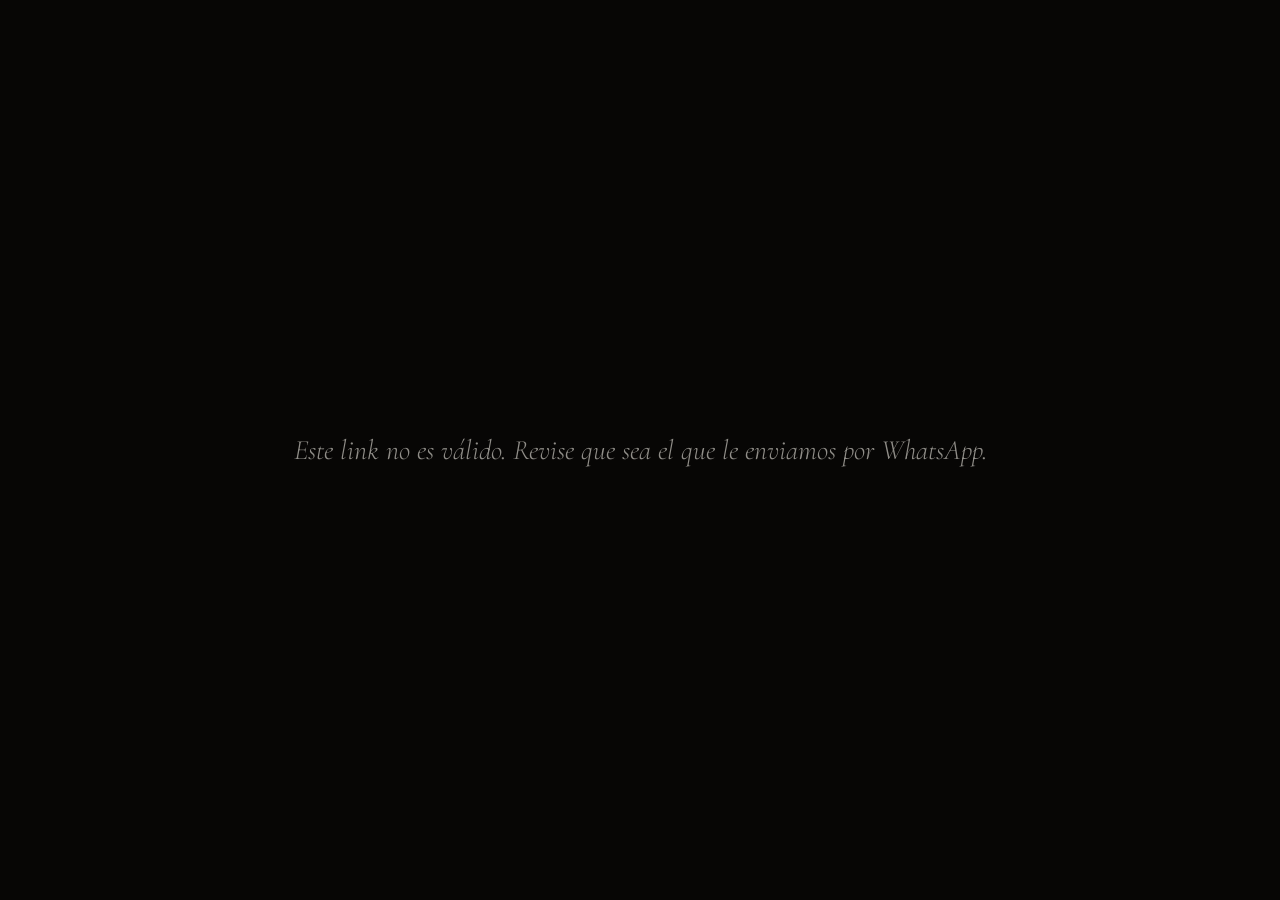
<file: inauguracion/index.html>
<!doctype html>
<html lang="es">
<head>
<meta charset="utf-8">
<meta name="viewport" content="width=device-width, initial-scale=1, viewport-fit=cover">
<meta name="robots" content="noindex,nofollow">
<meta name="theme-color" content="#070605">
<title>Visual Point</title>
<meta name="description" content="Una noche solo para invitados. Su invitación personal le espera.">
<meta property="og:type" content="website">
<meta property="og:site_name" content="Visual Point">
<meta property="og:locale" content="es_LA">
<meta property="og:title" content="Una invitación personal · Visual Point">
<meta property="og:description" content="Una noche solo para invitados. Ábrala para descubrirla.">
<meta property="og:image" content="https://visualpointopticas.com/inauguracion/og.png">
<meta property="og:image:type" content="image/png">
<meta property="og:image:width" content="1200">
<meta property="og:image:height" content="630">
<meta property="og:image:alt" content="Visual Point · Una invitación personal">
<meta name="twitter:card" content="summary_large_image">
<meta name="twitter:title" content="Una invitación personal · Visual Point">
<meta name="twitter:description" content="Una noche solo para invitados. Ábrala para descubrirla.">
<meta name="twitter:image" content="https://visualpointopticas.com/inauguracion/og.png">
<noscript><style>.nojs{display:flex!important}#main,#bokeh,#bar{display:none!important}</style></noscript>
<link rel="icon" href="data:image/svg+xml,%3Csvg xmlns='http://www.w3.org/2000/svg' viewBox='0 0 64 64'%3E%3Crect width='64' height='64' rx='14' fill='%23070605'/%3E%3Cpath d='M12 40Q32 14 52 40' fill='none' stroke='%23eab649' stroke-width='6' stroke-linecap='round'/%3E%3Ccircle cx='32' cy='47' r='4' fill='%23eab649'/%3E%3C/svg%3E">
<link rel="preconnect" href="https://fonts.googleapis.com">
<link rel="preconnect" href="https://fonts.gstatic.com" crossorigin>
<link href="https://fonts.googleapis.com/css2?family=Cormorant+Garamond:ital,wght@0,300;0,400;1,300;1,400;1,500&family=Inter:wght@200;300;400;500&display=swap" rel="stylesheet">
<style>
  :root{
    --bg:#070605; --ink:#f3efe7; --mute:rgba(243,239,231,.58); --line:rgba(243,239,231,.14);
    --gold:#eab649; --gold-deep:#9a6a12; --paper:#f3f0ea; --paper-ink:#14110d;
    --sans:"Inter",-apple-system,BlinkMacSystemFont,"SF Pro Display",system-ui,sans-serif;
    --serif:"Cormorant Garamond","Times New Roman",serif;
  }
  *{box-sizing:border-box;margin:0;padding:0}
  html{background:var(--bg);scroll-behavior:smooth}
  body{background:var(--bg);color:var(--ink);font-family:var(--sans);font-weight:300;-webkit-font-smoothing:antialiased;overflow-x:hidden}
  .w{display:inline-block;will-change:opacity,filter,transform}
  em{font-family:var(--serif);font-style:italic;font-weight:400;color:var(--gold);letter-spacing:-.01em}
  #bokeh{position:fixed;inset:0;z-index:0;pointer-events:none}
  #spot{position:fixed;inset:0;z-index:2;pointer-events:none;opacity:0;transition:opacity .6s;mix-blend-mode:screen;background:radial-gradient(420px circle at var(--x,50%) var(--y,50%),rgba(234,182,73,.10),transparent 70%)}

  .top{position:fixed;top:0;left:0;right:0;z-index:30;display:flex;justify-content:space-between;align-items:center;padding:calc(14px + env(safe-area-inset-top)) 24px 14px;font-size:11px;letter-spacing:.34em;text-transform:uppercase;color:#fff;font-weight:400;transition:color .4s}
  .top a{color:inherit;text-decoration:none;position:relative}
  .top .lg{z-index:1}
  .top::before{content:"";position:absolute;left:0;right:0;top:0;height:140%;background:linear-gradient(rgba(7,6,5,.97) 0,rgba(7,6,5,.9) 55%,transparent);pointer-events:none;transition:opacity .4s}
  body.light .top::before{background:linear-gradient(rgba(243,240,234,.98) 0,rgba(243,240,234,.9) 55%,transparent)}
  .top .lg{position:relative;width:104px;height:49px}
  .top .lg img{position:absolute;inset:0;width:100%;height:100%;transition:opacity .4s}
  .top .lg .ink{opacity:0}
  body.light .top{color:var(--paper-ink)}
  body.light .top .lg .ink{opacity:1}
  body.light .top .lg .gold{opacity:0}
  .logo-hero{width:min(300px,64vw);margin-bottom:30px}
  .foryou{font-family:var(--serif);font-style:italic;font-weight:300;font-size:clamp(22px,3.2vw,34px);color:var(--ink);letter-spacing:.01em}
  .top .lg,.top a,.chap{transition:opacity .6s}
  body.nolg .top .lg{opacity:0;pointer-events:none}
  body.nochap .chap{opacity:0;pointer-events:none}
  @media (max-width:760px){.halo{display:none}}

  /* misterio: luz que se filtra por una puerta entreabierta */
  .door{--dw:min(80vw,360px);position:absolute;left:50%;top:50%;width:var(--dw);height:min(74vh,620px);transform:translate(-50%,-50%);border:1px solid rgba(234,182,73,.5);border-radius:calc(var(--dw)/2) calc(var(--dw)/2) 6px 6px;overflow:hidden;opacity:0;pointer-events:none;box-shadow:0 0 calc(var(--g,0)*90px) calc(var(--g,0)*8px) rgba(234,182,73,.22)}
  .doorlight{position:absolute;inset:0;background:radial-gradient(80% 60% at 50% 62%,rgba(247,217,139,.5),rgba(234,182,73,.16) 55%,transparent 82%);transform:scaleX(var(--o,.03));transform-origin:center}
  .serifline2{font-family:var(--serif);font-style:italic;font-weight:300;font-size:clamp(26px,5.4vw,54px);line-height:1.15;margin-top:26px;max-width:16em;text-wrap:balance}
  .cap{font-family:var(--serif);font-style:italic;font-size:clamp(20px,2.6vw,28px);color:var(--mute);margin-top:30px;text-wrap:balance}
  .chap{position:fixed;right:14px;top:50%;transform:translateY(-50%);z-index:25;display:flex;flex-direction:column;gap:14px}
  .chap button{appearance:none;border:0;padding:0;cursor:pointer;position:relative;width:6px;height:6px;border-radius:6px;background:rgba(243,239,231,.3);transition:height .4s,background .4s}
  .chap button.on{height:24px;background:var(--gold)}
  body.light .chap button:not(.on){background:rgba(20,17,13,.3)}
  @media (hover:hover){.chap button::after{content:attr(data-l);position:absolute;right:18px;top:50%;transform:translateY(-50%);white-space:nowrap;font-size:11px;letter-spacing:.24em;text-transform:uppercase;color:var(--ink);opacity:0;transition:opacity .3s;pointer-events:none}.chap button:hover::after{opacity:1}body.light .chap button::after{color:var(--paper-ink)}}
  @media (max-width:760px),(pointer:coarse){.chap{display:none}}
  .snapm{position:absolute;left:0;width:1px;height:1px;opacity:0;pointer-events:none;scroll-snap-align:start;scroll-snap-stop:always}
  html.snap{scroll-snap-type:y mandatory}
  html.snap .details,html.snap .pase{scroll-snap-align:start}
  html.snap footer{scroll-snap-align:end}
  .hush{text-wrap:balance;text-shadow:0 2px 18px rgba(0,0,0,.9);font-size:clamp(13px,1.6vw,18px);letter-spacing:.22em;text-transform:uppercase;color:var(--mute);margin-top:34px;font-weight:400}
  #bar{position:fixed;top:0;left:0;height:1px;width:0;background:var(--gold);z-index:31}

  /* escenarios con scroll */
  .stage{position:relative;z-index:1}
  .pin{position:sticky;top:0;height:100vh;height:100svh;overflow:hidden}
  .layer{position:absolute;inset:0;display:flex;flex-direction:column;align-items:center;justify-content:center;text-align:center;padding:0 24px;opacity:0;will-change:opacity,filter,transform}
  .kicker{font-size:12.5px;letter-spacing:.36em;text-transform:uppercase;color:var(--mute);margin-bottom:28px;font-weight:400}
  h2{text-wrap:balance;font-weight:200;font-size:clamp(38px,8.2vw,112px);line-height:1.03;letter-spacing:-.045em;max-width:11em}
  h2 em{font-size:1.06em}
  .nm{white-space:nowrap}
  .and{display:block;font-size:.42em;letter-spacing:.02em;line-height:1.2;margin-top:.12em}
  .name{font-family:var(--serif);font-style:italic;font-weight:300;font-size:clamp(84px,24vw,340px);line-height:.95;letter-spacing:-.03em;background:linear-gradient(180deg,#fff 20%,var(--gold) 100%);-webkit-background-clip:text;background-clip:text;color:transparent;padding:0 .1em .08em}
  .sub{font-size:clamp(16px,2.2vw,24px);color:var(--mute);margin-top:18px;letter-spacing:.02em}
  .para{font-size:clamp(16px,1.8vw,21px);line-height:1.6;max-width:30em;margin-top:30px;color:var(--mute)}
  .hint{position:absolute;bottom:calc(5vh + env(safe-area-inset-bottom));left:0;right:0;text-align:center;font-size:12.5px;letter-spacing:.34em;text-transform:uppercase;color:var(--mute)}
  .hint::after{content:"";display:block;width:1px;height:46px;margin:14px auto 0;background:linear-gradient(var(--gold),transparent);animation:drip 2.2s ease-in-out infinite}
  @keyframes drip{0%{transform:scaleY(0);transform-origin:top}50%{transform:scaleY(1);transform-origin:top}51%{transform-origin:bottom}100%{transform:scaleY(0);transform-origin:bottom}}
  .halo{position:absolute;left:50%;top:50%;width:min(120vw,900px);aspect-ratio:1;border-radius:50%;transform:translate(-50%,-50%);border:1px solid var(--line);box-shadow:inset 0 0 120px rgba(234,182,73,.06);pointer-events:none}
  .halo.b{width:min(80vw,600px);opacity:.7}

  /* lente */
  .reveal{position:absolute;inset:0;background:var(--paper);color:var(--paper-ink);clip-path:circle(0px at 50% 50%)}
  .lensfx{position:absolute;inset:0;width:100%;height:100%;pointer-events:none}
  .lensfx .lrot{transform-box:view-box;transform-origin:200px 200px;animation:spin 140s linear infinite}
  .focusbr{position:absolute;inset:15% 9%;pointer-events:none}
  .focusbr i{position:absolute;width:26px;height:26px;border:1.5px solid rgba(154,106,18,.42)}
  .focusbr i:nth-child(1){left:0;top:0;border-right:0;border-bottom:0}
  .focusbr i:nth-child(2){right:0;top:0;border-left:0;border-bottom:0}
  .focusbr i:nth-child(3){left:0;bottom:0;border-right:0;border-top:0}
  .focusbr i:nth-child(4){right:0;bottom:0;border-left:0;border-top:0}
  .reveal .kicker{color:rgba(22,19,14,.55)}
  .reveal .para{color:rgba(22,19,14,.62)}
  .reveal em{color:var(--gold-deep)}
  .rim{position:absolute;left:50%;top:50%;width:0;height:0;border-radius:50%;transform:translate(-50%,-50%);border:1px solid rgba(234,182,73,.9);box-shadow:0 0 80px rgba(234,182,73,.45),inset 0 0 80px rgba(234,182,73,.25);opacity:0;pointer-events:none}
  .serifline{font-family:var(--serif);font-style:italic;font-size:clamp(28px,5vw,60px);font-weight:300;color:var(--ink)}

  /* tecnología */
  .tech{display:grid;grid-template-columns:1.05fr .95fr;gap:6vw;align-items:center;text-align:left;width:min(1120px,100%)}
  .idx{font-family:var(--serif);font-style:italic;font-size:clamp(20px,2.4vw,28px);color:var(--gold);margin-bottom:18px}
  .tech h3{text-wrap:balance;font-weight:200;font-size:clamp(34px,5.6vw,72px);line-height:1.04;letter-spacing:-.04em}
  .tech p{margin-top:24px;color:var(--mute);font-size:clamp(16px,1.7vw,20px);line-height:1.6;max-width:26em}
  .vis{justify-self:center;width:min(300px,62vw);aspect-ratio:1;position:relative}
  .vis svg{width:100%;height:100%;overflow:visible;filter:drop-shadow(0 0 14px rgba(234,182,73,.18))}
  .vis .ln{fill:none;stroke:var(--gold);stroke-width:1.4;stroke-linecap:round;stroke-linejoin:round}
  .vis .faint{stroke-opacity:.3;stroke-width:1}
  .vis .gold{fill:var(--gold)}
  .vis .gold.dim{fill-opacity:.7}
  .vis .dr{stroke-dasharray:var(--len,400);stroke-dashoffset:var(--len,400);animation:draw 4.2s ease-in-out infinite alternate}
  .vis .spin,.vis .orbit{transform-origin:100px 100px;animation:spin 40s linear infinite}
  .vis .orbit{animation-duration:14s}
  .vis .orbit.o2{animation-duration:22s;animation-direction:reverse}
  .vis .glowp{transform-origin:100px 100px;filter:drop-shadow(0 0 10px rgba(234,182,73,.75));animation:pulse 3.4s ease-in-out infinite}
  .vis .scan{fill:var(--gold);filter:drop-shadow(0 0 5px rgba(234,182,73,.9));opacity:0;animation:scan 3.4s ease-in-out infinite}
  @keyframes scan{0%{transform:translateY(0);opacity:0}15%{opacity:.9}85%{opacity:.9}100%{transform:translateY(80px);opacity:0}}
  @keyframes spin{to{transform:rotate(360deg)}}
  @keyframes draw{to{stroke-dashoffset:0}}
  @keyframes pulse{50%{transform:scale(1.18)}}
  .dots{position:absolute;bottom:calc(6vh + env(safe-area-inset-bottom));left:0;right:0;display:flex;justify-content:center;gap:10px}
  .dots i{width:26px;height:2px;background:var(--line);transition:background .4s,width .4s}
  .dots i.on{background:var(--gold);width:44px}

  /* fecha */
  .big19{font-weight:200;font-size:clamp(190px,50vw,620px);line-height:.82;letter-spacing:-.08em;color:transparent;-webkit-text-stroke:1px rgba(243,239,231,.5);background:linear-gradient(to top,var(--ink) 0,var(--ink) calc(var(--f,0)*100%),transparent calc(var(--f,0)*100%));-webkit-background-clip:text;background-clip:text;filter:drop-shadow(0 0 calc(var(--f,0)*50px) rgba(234,182,73,.35))}
  .day{font-family:var(--serif);font-style:italic;font-size:clamp(30px,5vw,64px);color:var(--gold);margin-bottom:6px}
  .when{font-size:clamp(18px,2.6vw,32px);letter-spacing:.3em;text-transform:uppercase;font-weight:300;margin-top:20px}
  .count{display:flex;gap:clamp(16px,4vw,44px);margin-top:44px}
  .count div{min-width:52px}
  .count b{display:block;font-weight:200;font-size:clamp(30px,5vw,58px);letter-spacing:-.04em;font-variant-numeric:tabular-nums}
  .count small{font-size:12px;letter-spacing:.2em;text-transform:uppercase;color:var(--mute)}

  /* la noche */
  .details{position:relative;z-index:1;padding:8vh 20px 12vh;display:flex;flex-direction:column;align-items:center;text-align:center}
  .night{width:min(960px,100%);margin-top:46px;display:grid;gap:14px;grid-template-columns:repeat(2,1fr);text-align:left}
  .map{grid-column:1/-1;position:relative;overflow:hidden;border-radius:24px;border:1px solid rgba(234,182,73,.3);background:#0b0907;min-height:310px;display:flex;flex-direction:column;justify-content:flex-end;padding:26px 22px 24px}
  .map .bg{position:absolute;inset:0;width:100%;height:100%}
  .map::after{content:"";position:absolute;inset:0;background:linear-gradient(transparent 28%,rgba(7,6,5,.94));pointer-events:none}
  .map>*:not(.bg){position:relative;z-index:1}
  .map .coord{position:absolute!important;top:20px;left:22px;font-size:12px;letter-spacing:.2em;color:rgba(234,182,73,.8)}
  .map .cap{font-size:12px;letter-spacing:.28em;text-transform:uppercase;color:var(--gold);font-weight:500}
  .map h3{font-family:var(--serif);font-weight:300;font-size:clamp(30px,7vw,44px);line-height:1.08;margin-top:8px}
  .map p{color:var(--mute);font-size:14px;margin-top:8px;line-height:1.5}
  .map .acts{display:flex;gap:10px;flex-wrap:wrap;margin-top:20px}
  .map .btn{display:inline-flex;align-items:center;justify-content:center;gap:10px;flex:1 1 135px;padding:14px 16px;font-size:15px;text-decoration:none;white-space:nowrap}
  .map .btn svg{width:18px;height:18px}
  .pulse{transform-box:fill-box;transform-origin:center;animation:ping 2.8s ease-out infinite}
  .pulse.p2{animation-delay:1.4s}
  @keyframes ping{from{transform:scale(.6);opacity:.9}to{transform:scale(4.2);opacity:0}}
  .ncard{border:1px solid var(--line);border-radius:20px;padding:22px 18px;background:linear-gradient(160deg,rgba(234,182,73,.08),rgba(255,255,255,.015));display:flex;flex-direction:column;gap:10px;min-height:150px}
  .ncard svg{width:28px;height:28px;stroke:var(--gold);fill:none;stroke-width:1.5;stroke-linecap:round;stroke-linejoin:round;margin-bottom:14px}
  .ncard small{font-size:12px;letter-spacing:.22em;text-transform:uppercase;color:var(--mute);font-weight:400}
  .ncard b{font-family:var(--serif);font-weight:400;font-size:clamp(21px,5.2vw,28px);line-height:1.15}
  @media (min-width:900px){.night{grid-template-columns:repeat(2,1fr)}.map{min-height:360px;padding:34px 34px 30px}}

  /* pase */
  .pase{position:relative;z-index:1;min-height:100vh;padding:11vh 24px 8vh;display:flex;flex-direction:column;align-items:center;text-align:center}
  .scene{perspective:1100px;margin-top:28px}
  .passwrap{filter:drop-shadow(0 36px 40px rgba(0,0,0,.65)) drop-shadow(0 0 46px rgba(234,182,73,.22))}
  .pass{--cut:calc(100% - 138px);position:relative;width:min(340px,86vw);border-radius:24px;text-align:left;color:#1a1306;transform-style:preserve-3d;transform:rotateX(var(--rx,0deg)) rotateY(var(--ry,0deg));transition:transform .18s ease-out;
    -webkit-mask:radial-gradient(circle 13px at 0 var(--cut),#0000 97%,#000) left/51% 100% no-repeat,radial-gradient(circle 13px at 100% var(--cut),#0000 97%,#000) right/51% 100% no-repeat;
    mask:radial-gradient(circle 13px at 0 var(--cut),#0000 97%,#000) left/51% 100% no-repeat,radial-gradient(circle 13px at 100% var(--cut),#0000 97%,#000) right/51% 100% no-repeat}
  .pass.idle{transition:none}
  .foil{position:absolute;inset:0;border-radius:24px;background:linear-gradient(135deg,#8a6710 0%,#e8c457 13%,#fff1b5 27%,#e0b23a 41%,#b3841a 56%,#f2d27a 72%,#c8961f 87%,#8a6710 100%);background-size:240% 240%;background-position:var(--mx,30%) var(--my,10%)}
  .foil::before{content:"";position:absolute;inset:0;border-radius:inherit;background:repeating-radial-gradient(circle at 18% 22%,transparent 0 5px,rgba(80,52,0,.11) 5px 5.7px),repeating-radial-gradient(circle at 84% 70%,transparent 0 5px,rgba(80,52,0,.11) 5px 5.7px);mix-blend-mode:multiply}
  .foil::after{content:"";position:absolute;inset:0;border-radius:inherit;background:radial-gradient(360px circle at var(--mx,30%) var(--my,10%),rgba(255,255,255,.5),transparent 55%);mix-blend-mode:soft-light}
  .pass.idle .foil{animation:foil 9s ease-in-out infinite alternate}
  @keyframes foil{from{background-position:0% 0%}to{background-position:100% 100%}}
  .frame{position:absolute;inset:16px;border:1px solid rgba(70,45,0,.5);border-radius:16px;pointer-events:none}
  .frame::before{content:"";position:absolute;inset:4px;border:1px solid rgba(70,45,0,.22);border-radius:12px}
  .face{position:relative;padding:34px 32px 18px}
  .p-top{display:flex;justify-content:space-between;align-items:center}
  .p-top img{height:42px;width:auto;margin-left:-6px}
  .p-num{font-size:11.5px;letter-spacing:.22em;font-weight:500}
  .p-eye{display:flex;align-items:center;gap:10px;margin:16px 0 4px;font-size:10.5px;letter-spacing:.24em;text-transform:uppercase;font-weight:500}
  .p-eye::before,.p-eye::after{content:"";flex:1;height:1px;background:rgba(40,25,0,.4)}
  .seal{display:block;width:92px;height:92px;margin:8px auto 0}
  .seal .ring{transform-box:view-box;transform-origin:60px 60px;animation:spin 40s linear infinite}
  .p-for{text-align:center;font-size:10.5px;letter-spacing:.28em;text-transform:uppercase;margin-top:12px;font-weight:500;color:rgba(26,19,6,.7)}
  .p-name{text-align:center;font-family:var(--serif);font-style:italic;font-weight:500;font-size:clamp(38px,12.5vw,52px);line-height:1;margin:8px 0 6px;color:#1a1306;text-shadow:0 1px 0 rgba(255,240,190,.7),0 -1px 0 rgba(60,40,0,.25);word-break:break-word}
  .p-sub{text-align:center;font-size:13px;letter-spacing:.06em;color:rgba(26,19,6,.72)}
  .p-row{display:grid;grid-template-columns:repeat(2,1fr);gap:6px;margin-top:20px;border-top:1px solid rgba(40,25,0,.35);padding-top:14px;text-align:center}
  .p-row small{display:block;font-size:10.5px;letter-spacing:.2em;text-transform:uppercase;color:rgba(26,19,6,.65);margin-bottom:5px;font-weight:500}
  .p-row b{font-size:14.5px;font-weight:500}
  .stub{position:relative;height:138px;border-top:2px dashed rgba(60,40,0,.5);display:flex;flex-direction:column;align-items:center;justify-content:center;gap:7px}
  .stub svg{display:block;width:190px;height:40px}
  .p-code{font-size:12.5px;letter-spacing:.28em;font-weight:500}
  .p-cap{font-size:10.5px;letter-spacing:.16em;text-transform:uppercase;color:rgba(26,19,6,.65)}
  @keyframes floaty{0%,100%{transform:rotateX(4deg) rotateY(-7deg)}50%{transform:rotateX(-4deg) rotateY(7deg)}}
  @media (hover:none){.pass.idle{animation:floaty 7s ease-in-out infinite}}

  .row{display:flex;gap:14px;flex-wrap:wrap;justify-content:center;margin-top:28px}
  .btn{appearance:none;font:inherit;cursor:pointer;border-radius:999px;padding:16px 34px;font-size:15px;letter-spacing:.06em;font-weight:400;transition:transform .25s,box-shadow .3s,background .3s;border:1px solid var(--gold)}
  .btn:active{transform:scale(.95)}
  .btn.primary{background:linear-gradient(120deg,#f7d98b,var(--gold));color:#17120a;box-shadow:0 0 0 rgba(234,182,73,0)}
  .btn.primary:hover{box-shadow:0 0 40px rgba(234,182,73,.45)}
  .btn.ghost{background:transparent;color:var(--ink);border-color:var(--line)}
  .btn:focus-visible,.chip:focus-visible{outline:2px solid var(--gold);outline-offset:3px}
  .pass{cursor:pointer}
  .passwrap{transform-origin:top center}
  .fsrow{margin-top:30px}
  .fsrow .btn{display:inline-flex;align-items:center;justify-content:center;gap:10px;padding:15px 28px;font-size:15px}
  .fsrow .btn svg{width:18px;height:18px}
  .note{font-size:13px;color:var(--mute);margin-top:16px;line-height:1.5}
  .fs{position:fixed;inset:0;z-index:60;display:flex;align-items:center;justify-content:center;background:radial-gradient(60vmax 60vmax at 50% 38%,rgba(234,182,73,.16),transparent 62%),#050403;opacity:0;visibility:hidden;transition:opacity .35s,visibility .35s;touch-action:none;overscroll-behavior:contain}
  .fs.open{opacity:1;visibility:visible}
  .fs-stage{display:flex;transform-origin:center}
  .fs-x{position:absolute;top:calc(14px + env(safe-area-inset-top));right:14px;width:48px;height:48px;border-radius:50%;border:1px solid var(--line);background:rgba(255,255,255,.07);color:var(--ink);font-size:30px;line-height:1;cursor:pointer;z-index:2}
  .fs-cap{position:absolute;left:0;right:0;bottom:calc(20px + env(safe-area-inset-bottom));text-align:center;font-size:12px;letter-spacing:.18em;text-transform:uppercase;color:var(--mute);padding:0 24px}
  html.fs-lock{overflow:hidden}
  .links{display:flex;gap:26px;flex-wrap:wrap;justify-content:center;margin-top:30px}
  .links .tl{margin-top:0}
  .tl{color:var(--gold);font-size:14px;letter-spacing:.06em;text-decoration:none;margin-top:30px;display:inline-block;border-bottom:1px solid rgba(234,182,73,.4);padding-bottom:3px}

  footer{position:relative;z-index:1;text-align:center;padding:60px 24px calc(70px + env(safe-area-inset-bottom));font-size:12px;letter-spacing:.22em;text-transform:uppercase;color:var(--mute)}
  footer b{display:block;color:var(--ink);font-weight:400;margin-bottom:10px}

  .rv{opacity:0;transform:translateY(34px);filter:blur(12px);transition:opacity 1.2s cubic-bezier(.2,.7,.2,1),transform 1.2s cubic-bezier(.2,.7,.2,1),filter 1.2s}
  .rv.in{opacity:1;transform:none;filter:none}
  .d1{transition-delay:.15s}.d2{transition-delay:.3s}.d3{transition-delay:.45s}

  .sr-only{position:absolute;width:1px;height:1px;margin:-1px;padding:0;border:0;overflow:hidden;clip:rect(0 0 0 0);white-space:nowrap}
  .denied{min-height:100vh;display:none;align-items:center;justify-content:center;text-align:center;padding:24px;color:var(--mute);font-family:var(--serif);font-style:italic;font-size:28px}

  @media (max-width:760px){
    .tech{grid-template-columns:1fr;text-align:center;gap:28px}
    .tech .vis{order:-1;width:min(230px,58vw)}
    .tech p{margin-left:auto;margin-right:auto}
  }
  /* celular en horizontal: escenas más compactas */
  @media (max-height:520px) and (orientation:landscape){
    .logo-hero{width:min(210px,34vh);margin-bottom:12px}
    .foryou{font-size:clamp(18px,5.5vh,26px)}
    h2{font-size:clamp(24px,8.5vh,52px);max-width:18em}
    .name{font-size:clamp(56px,32vh,150px)}
    .kicker{margin-bottom:12px}
    .sub,.para{margin-top:10px;font-size:clamp(13px,3.6vh,17px);max-width:34em}
    .tech{grid-template-columns:1fr 1fr;gap:4vw;text-align:left}
    .tech .vis{order:0;width:min(150px,38vh)}
    .tech h3{font-size:clamp(24px,8vh,44px)}
    .tech p{font-size:14px;margin-top:10px;margin-left:0}
    .idx{margin-bottom:8px}
    .big19{font-size:clamp(100px,46vh,260px)}
    .day{font-size:clamp(22px,6vh,36px)}
    .when{font-size:clamp(13px,3.6vh,20px);margin-top:8px}
    .count{margin-top:14px}.count b{font-size:clamp(22px,6.5vh,36px)}
    .cap{margin-top:12px;font-size:16px}
    .serifline2{font-size:clamp(20px,6vh,34px);margin-top:12px}
    .hush{margin-top:14px}
    .dots{bottom:3vh}.hint{display:none}
    .pase{padding-top:16vh}
    .map{min-height:260px}
  }
  /* movimiento reducido: todo en flujo normal */
  .rm .stage{height:auto!important}
  .rm .pin{position:relative;height:auto;overflow:visible}
  .rm .layer{position:relative;inset:auto;opacity:1!important;filter:none!important;transform:none!important;padding:12vh 24px}
  .rm .reveal{position:relative;clip-path:none!important}
  .rm .rim,.rm .hint,.rm .dots,.rm .halo{display:none}
  .rm .rv{opacity:1;transform:none;filter:none}
  .rm [data-in]{opacity:1!important;filter:none!important;transform:none!important}
  .rm .w{opacity:1!important;filter:none!important;transform:none!important}
  .rm .door,.rm .chap{display:none}
</style>
</head>
<body class="nolg nochap">
<div class="denied" id="denied">Este link no es válido. Revise que sea el que le enviamos por WhatsApp.</div>
<div class="denied nojs">Hay una invitación personal de Visual Point para usted. Para verla, active JavaScript o ábrala en otro navegador.</div>
<canvas id="bokeh"></canvas><div id="spot"></div><div id="bar"></div>

<div id="main" role="main">
  <h1 class="sr-only">Visual Point · Una invitación personal</h1>
  <header class="top"><span class="lg"><img class="gold" src="/inauguracion/logo/logo-gold.svg" alt="Visual Point"><img class="ink" src="/inauguracion/logo/logo-ink.svg" alt="" aria-hidden="true"></span></header>

  <!-- I · del desenfoque al foco -->
  <section class="stage" data-h="300" id="s1">
    <div class="pin">
      <div class="halo" data-ring="1"></div><div class="halo b" data-ring="-1"></div>
      <div class="layer" data-in="-.5,0" data-out=".06,.16" data-blur="18">
        <img class="logo-hero" src="/inauguracion/logo/logo-gold.svg" alt="Visual Point Óptica Panamá">
        <p class="foryou" id="foryou">Esto es para usted</p>
      </div>
      <div class="layer" data-in=".10,.30" data-out=".42,.52" data-blur="26">
        <h2 data-split id="t_intro">Hay cosas que solo se aprecian <em>cuando&nbsp;las&nbsp;enfoca.</em></h2>
      </div>
      <div class="layer" data-in=".5,.68" data-out="" data-blur="16">
        <div class="kicker">Una invitación personal</div>
        <div class="name" id="name">—</div>
        <div class="sub" id="sub1" data-in=".6,.78" style="opacity:0">será de las primeras personas en vivir lo que viene.</div>
      </div>
      <div class="hint" id="hint">Deslice</div>
    </div>
  </section>

  <!-- II · el lente se abre -->
  <section class="stage" data-h="170" id="s2">
    <div class="pin">
      <div class="rim" id="rim"></div>
      <div class="reveal" id="reveal">
        <svg class="lensfx" viewBox="0 0 400 400" preserveAspectRatio="xMidYMid slice" aria-hidden="true">
          <g fill="none" stroke="#9a6a12">
            <circle cx="200" cy="200" r="118" stroke-opacity=".13"/>
            <circle cx="200" cy="200" r="150" stroke-opacity=".16"/>
            <circle class="lrot" cx="200" cy="200" r="184" stroke-opacity=".3" stroke-dasharray="1.6 9"/>
          </g>
        </svg>
        <div class="focusbr" aria-hidden="true"><i></i><i></i><i></i><i></i></div>
        <div class="layer" data-in=".34,.54" data-blur="22">
          <div class="kicker">Costa del Este · Panamá</div>
          <h2 data-split>Una nueva forma <em>de&nbsp;ver.</em></h2>
          <p class="para" id="mpara" data-in=".54,.7" style="opacity:0">Visual Point continúa creciendo.<br><br>Llegamos a Costa del Este con la excelencia, confianza y atención personalizada que nos caracteriza, en un nuevo espacio diseñado para brindarle una experiencia visual donde la innovación y la tecnología son protagonistas.</p>
        </div>
      </div>
    </div>
  </section>

  <!-- III · tecnología -->
  <section class="stage" data-h="340" id="s3">
    <div class="pin">
      <div class="layer" data-in="0,.14" data-out=".3,.38" data-blur="22">
        <div class="tech"><div><div class="idx">I · Diagnóstico</div><h3 data-split id="t_h1">Su visión, <em>al&nbsp;detalle.</em></h3><p id="t_p1">Equipos de nueva generación para conocer cómo ve y cómo cuidarse mejor, con tiempo y sin complicaciones.</p></div><div class="vis"><svg viewBox="0 0 200 200" aria-hidden="true">
            <circle class="ln faint" cx="100" cy="100" r="94"/>
            <circle class="ln faint spin" cx="100" cy="100" r="80" stroke-dasharray="1.5 7"/>
            <path class="ln dr" style="--len:360" d="M22 100C50 60 150 60 178 100C150 140 50 140 22 100Z"/>
            <circle class="ln dr" style="--len:170" cx="100" cy="100" r="27"/>
            <path class="ln faint" d="M100 24V52M100 148V176M24 100H52M148 100H176"/>
            <circle class="gold" cx="100" cy="100" r="9"/>
            <rect class="scan" x="34" y="60" width="132" height="1.5" rx=".75"/>
          </svg></div></div>
      </div>
      <div class="layer" data-in=".38,.5" data-out=".62,.7" data-blur="22">
        <div class="tech"><div><div class="idx">II · Diseño</div><h3 data-split id="t_h2">Lentes hechos <em>a&nbsp;su&nbsp;medida.</em></h3><p id="t_p2">Cada lente y cada montura se eligen con usted: su rostro, su estilo y su forma de ver el mundo.</p></div>
          <div class="vis"><svg viewBox="0 0 200 200" aria-hidden="true">
            <circle class="ln faint" cx="100" cy="100" r="94"/>
            <rect class="ln dr" style="--len:270" x="24" y="72" width="66" height="54" rx="22"/>
            <rect class="ln dr" style="--len:270" x="110" y="72" width="66" height="54" rx="22"/>
            <rect class="ln faint" x="30" y="78" width="54" height="42" rx="17"/>
            <rect class="ln faint" x="116" y="78" width="54" height="42" rx="17"/>
            <path class="ln dr" style="--len:60" d="M90 90C96 83 104 83 110 90"/>
            <path class="ln dr" style="--len:50" d="M24 86L8 78M176 86L192 78"/>
            <circle class="gold" cx="100" cy="87" r="2.6"/>
            <path class="ln faint" d="M24 142V152M90 142V152M110 142V152M176 142V152M24 147H90M110 147H176"/>
          </svg></div></div>
      </div>
      <div class="layer" data-in=".7,.82" data-blur="22">
        <div class="tech"><div><div class="idx">III · Experiencia</div><h3 data-split id="t_h3">Una experiencia <em>pensada&nbsp;para&nbsp;usted.</em></h3><p id="t_p3">Un espacio nuevo donde cada detalle está cuidado, desde que entra hasta que sale viendo mejor.</p></div><div class="vis"><svg viewBox="0 0 200 200" aria-hidden="true">
            <circle class="ln faint" cx="100" cy="100" r="94"/>
            <circle class="ln dr" style="--len:420" cx="100" cy="100" r="66"/>
            <circle class="ln dr" style="--len:300" cx="100" cy="100" r="46"/>
            <g class="orbit"><circle class="gold" cx="100" cy="34" r="3.2"/></g>
            <g class="orbit o2"><circle class="gold dim" cx="146" cy="100" r="2.4"/></g>
            <path class="gold glowp" d="M100 66C103 92 108 97 134 100C108 103 103 108 100 134C97 108 92 103 66 100C92 97 97 92 100 66Z"/>
          </svg></div></div>
      </div>
      <div class="dots" id="dots"><i></i><i></i><i></i></div>
    </div>
  </section>

  <!-- III·b · lo que no se cuenta (cierre antes de la fecha) -->
  <section class="stage" data-h="150" id="sg">
    <div class="pin">
      <div class="door" id="door"><i class="doorlight"></i></div>
      <div class="layer" data-in="0,.22" data-blur="22">
        <h2 data-split>Hay cosas que no se cuentan. <em>Se&nbsp;ven.</em></h2>
        <p class="serifline2" id="sg2" data-in=".3,.52" style="opacity:0">Y esa noche, <em>las&nbsp;verá&nbsp;usted&nbsp;primero.</em></p>
        <p class="hush" id="hush" data-in=".6,.8" style="opacity:0">Tú estás en la lista</p>
      </div>
    </div>
  </section>

  <!-- IV · la fecha -->
  <section class="stage" data-h="280" id="s4">
    <div class="pin">
      <div class="layer" data-in="-.1,.12" data-blur="26">
        <div class="kicker" id="dkick" style="margin-bottom:10px">Reserva la noche</div>
        <div class="day">Martes</div>
        <div class="big19" id="b19">20</div>
        <div class="when" data-in=".36,.46" style="opacity:0">Octubre · 7:00 pm</div>
        <div class="count" id="count" data-in=".5,.62" style="opacity:0">
          <div><b id="cd">0</b><small>Días</small></div><div><b id="ch">00</b><small>Horas</small></div><div><b id="cm">00</b><small>Min</small></div><div><b id="cs">00</b><small>Seg</small></div>
        </div>
        <p class="cap" id="dcap" data-in=".66,.78" style="opacity:0">…para la primera noche.</p>
      </div>
    </div>
  </section>

  <!-- V · pase -->
  <section class="pase" id="pase">
    <div class="kicker rv" id="t_pk">Su pase personal</div>
    <h2 class="rv d1" id="t_ph">Este es <em>su&nbsp;pase.</em></h2>
    <div class="scene rv d2"><div class="passwrap">
      <div class="pass idle" id="pass">
        <div class="foil"></div>
        <div class="frame"></div>
        <div class="face">
          <div class="p-top"><img src="/inauguracion/logo/logo-black.svg" alt="Visual Point"><span class="p-num" id="pnum">N° 001</span></div>
          <div class="p-eye">Pase de inauguración</div>
          <svg class="seal" viewBox="0 0 120 120" aria-hidden="true">
            <defs><path id="ringp" d="M60 60 m-47 0 a47 47 0 1 1 94 0 a47 47 0 1 1 -94 0"/></defs>
            <circle cx="60" cy="60" r="57" fill="none" stroke="#2a1d05" stroke-opacity=".55" stroke-width="1"/>
            <circle cx="60" cy="60" r="35" fill="none" stroke="#2a1d05" stroke-opacity=".55" stroke-width="1"/>
            <g class="ring"><text font-size="8.5" letter-spacing="2" fill="#2a1d05" font-family="Inter,sans-serif" font-weight="500"><textPath href="#ringp">VISUAL POINT · INAUGURACIÓN · 20 OCTUBRE · </textPath></text></g>
            <path d="M38 70 Q60 40 82 70" fill="none" stroke="#1a1306" stroke-width="3" stroke-linecap="round"/>
            <circle cx="60" cy="75" r="2.6" fill="#1a1306"/>
          </svg>
          <div class="p-for">Reservado para</div>
          <div class="p-name" id="pname">—</div>
          <div class="p-sub">Costa del Este · Panamá</div>
          <div class="p-row">
            <div><small>Fecha</small><b>Mar 20 Oct</b></div>
            <div><small>Hora</small><b>7:00 pm</b></div>
          </div>
        </div>
        <div class="stub">
          <div id="bars"></div>
          <div class="p-code" id="pcode">—</div>
          <div class="p-cap" id="t_cap">Preséntelo en la entrada</div>
        </div>
      </div>
    </div></div>
    <div class="fsrow rv"><button class="btn primary" id="fsOpen" type="button"><svg viewBox="0 0 24 24" fill="none" stroke="currentColor" stroke-width="2" stroke-linecap="round" stroke-linejoin="round" aria-hidden="true"><path d="M4 9V4h5M20 9V4h-5M4 15v5h5M20 15v5h-5"/></svg>Ver en pantalla completa</button></div>
    <p class="note rv" id="t_note">Haga una captura o muéstrelo así en la entrada.</p>
    <div class="links rv"><a class="tl" href="#noche">Cómo llegar</a></div>
  </section>

  <section class="details" id="noche">
    <div class="kicker rv">La noche</div>
    <h2 class="rv d1">Una noche <em>solo&nbsp;para&nbsp;invitados.</em></h2>
    <div class="night">
      <div class="map rv d1">
        <svg class="bg" viewBox="0 0 480 320" preserveAspectRatio="xMidYMid slice" aria-hidden="true">
          <defs>
            <radialGradient id="mg" cx="50%" cy="18%" r="55%"><stop offset="0" stop-color="#eab649" stop-opacity=".24"/><stop offset="1" stop-color="#eab649" stop-opacity="0"/></radialGradient>
            <pattern id="mgrid" width="32" height="32" patternUnits="userSpaceOnUse"><path d="M32 0H0V32" fill="none" stroke="#eab649" stroke-opacity=".07"/></pattern>
          </defs>
          <rect width="480" height="320" fill="url(#mgrid)"/>
          <rect width="480" height="320" fill="url(#mg)"/>
          <g fill="none" stroke="#eab649">
            <circle cx="240" cy="58" r="52" stroke-opacity=".28"/>
            <circle cx="240" cy="58" r="98" stroke-opacity=".18"/>
            <circle cx="240" cy="58" r="150" stroke-opacity=".12"/>
            <path d="M240 -200V300M-200 58H700" stroke-opacity=".12"/>
          </g>
          <g transform="translate(240 58)">
            <circle class="pulse" r="10" fill="none" stroke="#eab649" stroke-width="1.5"/>
            <circle class="pulse p2" r="10" fill="none" stroke="#eab649" stroke-width="1.5"/>
            <circle r="12" fill="none" stroke="#eab649" stroke-opacity=".5"/>
            <circle r="5" fill="#eab649"/>
          </g>
        </svg>
        <span class="coord" aria-hidden="true">9.0151° N · 79.4764° O</span>
        <span class="cap">Ubicación</span>
        <h3>Costa del Este, Panamá</h3>
        <p id="t_map">Abra la ruta directo en su aplicación de mapas.</p>
        <div class="acts">
          <a class="btn primary" href="https://maps.app.goo.gl/pAk8LXnZUUqg3zVq5?g_st=ic" target="_blank" rel="noopener"><svg viewBox="0 0 24 24" fill="none" stroke="currentColor" stroke-width="2" stroke-linejoin="round" aria-hidden="true"><path d="M3 11l18-8-8 18-2-8-8-2z"/></svg>Cómo llegar</a>
          <a class="btn ghost" href="https://waze.com/ul?ll=9.015088,-79.476425&amp;navigate=yes" target="_blank" rel="noopener">Abrir en Waze</a>
        </div>
      </div>
      <div class="ncard rv d1"><svg viewBox="0 0 24 24" aria-hidden="true"><rect x="3" y="5" width="18" height="16" rx="2"/><path d="M3 10h18M8 3v4M16 3v4"/></svg><small>Fecha</small><b>Martes 20<br>de octubre</b></div>
      <div class="ncard rv d2"><svg viewBox="0 0 24 24" aria-hidden="true"><circle cx="12" cy="12" r="9"/><path d="M12 7v5l3 2"/></svg><small>Hora</small><b>7:00 pm</b></div>
    </div>
  </section>

  <div class="fs" id="fs" aria-hidden="true" role="dialog" aria-modal="true" aria-label="Pase en pantalla completa">
    <button class="fs-x" id="fsClose" type="button" aria-label="Cerrar">&times;</button>
    <div class="fs-stage" id="fsStage"></div>
    <div class="fs-cap">Muestra este pase en la entrada · Toca para cerrar</div>
  </div>

  <footer><img src="/inauguracion/logo/logo-gold.svg" alt="Visual Point" style="display:block;width:150px;margin:0 auto 12px"><span style="letter-spacing:.24em">Costa del Este · Panamá</span></footer>
</div>

<script src="/inauguracion/guests.js"></script>
<script>
(function(){
  // el invitado viene en la ruta (/i/jhon-barco) o, como respaldo, en ?i=jhon-barco
  var pm=location.pathname.match(/\/i\/([^\/?#]+)/),code="";
  try{code=decodeURIComponent(pm?pm[1]:(new URLSearchParams(location.search).get("i")||""));}catch(e){}
  code=code.trim().toLowerCase();
  var g=(window.GUESTS||{})[code];
  if(!g){document.getElementById("main").style.display="none";document.getElementById("bokeh").style.display="none";document.getElementById("denied").style.display="flex";return;}

  // tratamiento: siempre de usted; plural si es pareja (spouse) o grupo (plural)
  var pl=!!(g.plural||g.spouse);
  var first=g.short||((g.title?g.title+" ":"")+g.name.split(" ")[0]);
  var full=g.short||((g.title?g.title+" ":"")+g.name);
  var andTxt=g.spouse?"y Sra.":"";
  function nameHTML(t){return '<span class="nm"></span>'+(andTxt?'<span class="and"></span>':'');}
  function setName(el,t){el.innerHTML=nameHTML();el.querySelector(".nm").textContent=t;if(andTxt)el.querySelector(".and").textContent=andTxt;}
  var rm=matchMedia("(prefers-reduced-motion: reduce)").matches;
  if(rm) document.documentElement.classList.add("rm");
  setName(document.getElementById("name"),first);
  setName(document.getElementById("pname"),full);
  document.getElementById("pcode").textContent=(g.code||code).toUpperCase();
  (function(){
    var c=(g.code||code).toUpperCase(),num=(c.match(/\d+/)||["0"])[0];
    document.getElementById("pnum").textContent="N° "+("000"+num).slice(-3);
    // código de barras decorativo, único por invitado
    var seed=0;for(var i=0;i<c.length;i++)seed=(seed*31+c.charCodeAt(i))>>>0;
    var x=0,out="";
    for(var k=0;k<48;k++){
      seed=(seed*1664525+1013904223)>>>0;
      var w=1+(seed>>>24)%3;
      if(k%2===0)out+='<rect x="'+x+'" y="0" width="'+w+'" height="40" fill="#1a1306"/>';
      x+=w;
    }
    document.getElementById("bars").innerHTML='<svg viewBox="0 0 '+x+' 40" preserveAspectRatio="none" aria-hidden="true">'+out+'</svg>';
  })();
  // textos: la versión base está escrita para una persona (usted); aquí van los cambios al plural (ustedes)
  var V={sub1:"será de las primeras personas en vivir lo que viene.",sub1Post:"fue de las primeras personas en vivir lo que vino.",
    sg2:'Y esa noche, <em>las&nbsp;verá&nbsp;usted&nbsp;primero.</em>',sg2Post:'Y esa noche, <em>las&nbsp;vio&nbsp;usted&nbsp;primero.</em>',
    hush:"usted está en la lista",foryou:"esto es para usted"};
  if(pl){
    var P={
      t_intro:'Hay cosas que solo se aprecian <em>cuando&nbsp;las&nbsp;enfocan.</em>',
      t_p1:"Equipos de nueva generación para conocer cómo ven y cómo cuidarse mejor, con tiempo y sin complicaciones.",
      t_p2:"Cada lente y cada montura se eligen con ustedes: su rostro, su estilo y su forma de ver el mundo.",
      t_h3:'Una experiencia <em>pensada&nbsp;para&nbsp;ustedes.</em>',
      t_p3:"Un espacio nuevo donde cada detalle está cuidado, desde que entran hasta que salen viendo mejor.",
      t_cap:"Preséntenlo en la entrada",
      t_note:"Hagan una captura o muéstrenlo así en la entrada.",
      t_map:"Abran la ruta directo en su aplicación de mapas.",
      hint:"Deslicen",
      mpara:document.getElementById("mpara").innerHTML.replace("brindarle","brindarles")
    };
    for(var id in P)document.getElementById(id).innerHTML=P[id];
    V.sub1="serán de las primeras personas en vivir lo que viene.";V.sub1Post="fueron de las primeras personas en vivir lo que vino.";
    V.sg2='Y esa noche, <em>las&nbsp;verán&nbsp;ustedes&nbsp;primero.</em>';V.sg2Post='Y esa noche, <em>las&nbsp;vieron&nbsp;ustedes&nbsp;primero.</em>';
    V.hush="ustedes están en la lista";V.foryou="esto es para ustedes";
  }
  document.getElementById("sub1").textContent=V.sub1;
  document.getElementById("sg2").innerHTML=V.sg2;
  document.getElementById("hush").textContent=first+", "+V.hush;
  document.getElementById("foryou").textContent=first+", "+V.foryou;
  document.title=first+(pl?", tienen":", tiene")+" una invitación · Visual Point";

  // ajusta el tamaño del nombre para que quepa en una línea (títulos y apellidos largos)
  function fitName(el,maxW){
    var nm=el.querySelector(".nm");if(!nm)return;
    el.style.fontSize="";
    var fs=parseFloat(getComputedStyle(el).fontSize),w=nm.offsetWidth;
    if(w>maxW)el.style.fontSize=(fs*maxW/w).toFixed(2)+"px";
  }
  function fitNames(){
    fitName(document.getElementById("name"),innerWidth-56);
    var pp=document.getElementById("pass");fitName(document.getElementById("pname"),pp.offsetWidth-76);
  }
  addEventListener("resize",fitNames);
  if(document.fonts&&document.fonts.ready)document.fonts.ready.then(fitNames);
  fitNames();

  /* ---------- antes / durante / después de la noche ---------- */
  // (para probar: agrega ?now=2026-10-20T20:00:00-05:00 al link)
  var T0=new Date("2026-10-20T19:00:00-05:00").getTime();
  var nowQ=new URLSearchParams(location.search).get("now"),nowFix=nowQ?Date.parse(nowQ):NaN;
  function nowMs(){return isNaN(nowFix)?Date.now():nowFix;}
  var phase=nowMs()<T0?0:(nowMs()<T0+5*3600*1000?1:2);   // 0 antes · 1 durante · 2 después
  if(phase>0){
    document.getElementById("count").style.display="none";
    if(phase===1){
      document.getElementById("dkick").textContent="Es esta noche";
      document.getElementById("dcap").textContent="La noche ya comenzó.";
    }else{
      document.getElementById("dkick").textContent="La primera noche";
      document.getElementById("dcap").textContent="Gracias por ser parte de esta lista.";
      document.getElementById("sub1").textContent=V.sub1Post;
      document.getElementById("sg2").innerHTML=V.sg2Post;
    }
  }

  var $=function(id){return document.getElementById(id)};
  var clamp=function(v){return Math.min(1,Math.max(0,v))};
  var seg=function(p,a,b){return clamp((p-a)/(b-a))};
  var pair=function(s){return s&&s.length?s.split(",").map(Number):null};

  /* ---------- escenarios ---------- */
  var stages=[].slice.call(document.querySelectorAll(".stage")).map(function(el){
    el.style.height=el.dataset.h+"vh";
    return {el:el,id:el.id};
  });
  function split(el){
    var words=[];
    (function walk(node){
      [].slice.call(node.childNodes).forEach(function(ch){
        if(ch.nodeType===3){
          var frag=document.createDocumentFragment();
          ch.textContent.split(/( +)/).forEach(function(t){
            if(!t)return;
            if(/^ +$/.test(t))frag.appendChild(document.createTextNode(" "));
            else{var sp=document.createElement("span");sp.className="w";sp.textContent=t;frag.appendChild(sp);words.push(sp);}
          });
          ch.parentNode.replaceChild(frag,ch);
        }else if(ch.nodeType===1)walk(ch);
      });
    })(el);
    return words;
  }
  var items=[].slice.call(document.querySelectorAll("[data-in]")).map(function(el){
    var words=[];
    [].forEach.call(el.querySelectorAll("[data-split]"),function(h){words=words.concat(split(h));});
    return {el:el,st:el.closest(".stage"),i:pair(el.dataset.in),o:pair(el.dataset.out),B:+el.dataset.blur||18,words:words};
  });
  var P={};

  function progress(el){
    var r=el.getBoundingClientRect(), span=r.height-innerHeight;
    return span>0?clamp(-r.top/span):0;
  }

  function render(){
    items.forEach(function(it){
      var p=P[it.st.id];
      var a=seg(p,it.i[0],it.i[1]);
      var b=it.o?seg(p,it.o[0],it.o[1]):0;
      if(it.words.length){
        var n=it.words.length,sp=3;
        it.el.style.opacity=(Math.min(1,a*4)*(1-b)).toFixed(3);
        it.el.style.filter=b>0?"blur("+(b*it.B*.6).toFixed(1)+"px)":"none";
        it.el.style.transform=b>0?"translateY("+(-b*34).toFixed(1)+"px)":"none";
        it.words.forEach(function(w,k){
          var wa=clamp((a*(n+sp)-k)/sp);
          w.style.opacity=wa.toFixed(3);
          w.style.filter=wa>=.995?"none":"blur("+((1-wa)*16).toFixed(1)+"px)";
          w.style.transform=wa>=.995?"none":"translateY("+((1-wa)*22).toFixed(1)+"px)";
        });
        return;
      }
      var op=a*(1-b);
      it.el.style.opacity=op;
      it.el.style.filter=op>=.995?"none":"blur("+((1-a)*it.B+b*it.B*.6).toFixed(1)+"px)";
      it.el.style.transform=op>=.995?"none":"translateY("+((1-a)*34-b*34).toFixed(1)+"px) scale("+(.97+.03*a-b*.02).toFixed(3)+")";
    });

    // halos
    var p1=P.s1;
    document.querySelectorAll("[data-ring]").forEach(function(h){
      var d=+h.dataset.ring;
      h.style.transform="translate(-50%,-50%) scale("+(.7+p1*.7)+") rotate("+(d*p1*40)+"deg)";
      h.style.opacity=1-seg(p1,.7,1);
    });
    $("hint").style.opacity=1-seg(p1,0,.06);

    // lente
    var p2=P.s2, maxR=Math.hypot(innerWidth,innerHeight)/2*1.08;
    var r=seg(p2,.06,.5)*maxR;
    $("reveal").style.clipPath="circle("+r.toFixed(1)+"px at 50% 50%)";
    var rim=$("rim");
    rim.style.width=rim.style.height=(r*2)+"px";
    rim.style.opacity=r>2?(1-seg(p2,.4,.54)):0;

    // puerta de luz: se abre desde el centro
    var pg=P.sg,dr=$("door"),dOp=seg(pg,.3,.8);
    dr.style.opacity=seg(pg,0,.3).toFixed(3);
    dr.style.setProperty("--o",(.03+.97*dOp).toFixed(3));
    dr.style.setProperty("--g",dOp.toFixed(3));

    // logo del header: versión oscura sobre la escena clara
    var b2=document.getElementById("s2").getBoundingClientRect().bottom;
    document.body.classList.toggle("light",P.s2>.4&&b2>46);

    // tecnología
    var p3=P.s3, idx=p3<.34?0:p3<.67?1:2;
    [].forEach.call($("dots").children,function(d,k){d.classList.toggle("on",k===idx);});

    // fecha: el 19 se llena con el scroll
    $("b19").style.setProperty("--f",seg(P.s4,.06,.34).toFixed(3));

    // capítulos
    var mid=innerHeight*.5,act=0;
    chapEls.forEach(function(c,k){if(c.el.getBoundingClientRect().top<=mid)act=k;});
    chapBtns.forEach(function(b,k){b.classList.toggle("on",k===act);});
    var m=document.documentElement.scrollHeight-innerHeight;
    $("bar").style.width=(m>0?scrollY/m*100:0)+"%";

    // arranque limpio: sin logo de esquina y sin puntos hasta que corresponde
    document.body.classList.toggle("nolg",P.s1<.14);
    document.body.classList.toggle("nochap",act===0&&P.s1<.5);
  }

  /* ---------- navegación por capítulos ---------- */
  var chapDefs=[["s1","Invitación"],["s2","El lente"],["s3","Tecnología"],["sg","Esa noche"],["s4","La fecha"],["pase","Su pase"]];
  var chapEls=chapDefs.map(function(d){return {el:$(d[0])};});
  var nav=document.createElement("nav");nav.className="chap";nav.setAttribute("aria-label","Capítulos");
  var chapBtns=chapDefs.map(function(d,k){
    var b=document.createElement("button");b.dataset.l=d[1];b.setAttribute("aria-label",d[1]);
    b.onclick=function(){scrollTo({top:chapEls[k].el.getBoundingClientRect().top+scrollY,behavior:"smooth"});};
    nav.appendChild(b);return b;
  });
  document.body.appendChild(nav);

  /* ---------- scroll suavizado (inercia) ---------- */
  var started=false,running=false,last=0,VMAX=.45;   // VMAX: avance máximo de una escena por segundo (solo táctil)
  function frame(now){
    var dt=Math.min(.05,Math.max(.001,((now||0)-last)/1000));last=now||0;
    var moving=false;
    stages.forEach(function(s){
      var t=progress(s.el);
      if(!started||rm){P[s.id]=t;}
      else{
        var d=t-P[s.id];
        if(Math.abs(d)>.0003){
          var step=d*.16;
          if(touch){var lim=VMAX*dt;step=Math.max(-lim,Math.min(lim,step));}
          P[s.id]+=step;moving=true;
        }else P[s.id]=t;
      }
    });
    started=true;
    if(!rm)render();
    if(moving)requestAnimationFrame(frame);else running=false;
  }
  function kick(){if(!running){running=true;requestAnimationFrame(frame);}}
  addEventListener("scroll",kick,{passive:true});
  addEventListener("resize",kick);
  if(rm){$("b19").style.setProperty("--f",1);}

  /* ---------- modo celular: un deslizamiento = un momento ---------- */
  var SNAPS={s1:[0,.36,.86],s2:[.8],s3:[.24,.56,.92],sg:[.9],s4:[.35,.8]};
  stages.forEach(function(st){
    (SNAPS[st.id]||[]).forEach(function(pp){
      var m=document.createElement("i");m.className="snapm";
      m.style.top=((+st.el.dataset.h-100)*pp).toFixed(2)+"vh";
      st.el.appendChild(m);
    });
  });
  var mq=matchMedia("(max-width:760px), (pointer:coarse)"),touch=false;
  function setMode(){touch=mq.matches&&!rm;document.documentElement.classList.toggle("snap",touch);}
  if(mq.addEventListener)mq.addEventListener("change",setMode);else mq.addListener(setMode);
  setMode();
  kick();

  /* ---------- aparición de bloques normales ---------- */
  var io=new IntersectionObserver(function(es){es.forEach(function(e){if(e.isIntersecting){e.target.classList.add("in");io.unobserve(e.target);}});},{threshold:.2});
  document.querySelectorAll(".rv").forEach(function(el){io.observe(el);});

  /* ---------- cuenta regresiva ---------- */
  function cd(){
    var d=Math.max(0,T0-nowMs()), s=Math.floor(d/1000);
    $("cd").textContent=Math.floor(s/86400);
    $("ch").textContent=String(Math.floor(s%86400/3600)).padStart(2,"0");
    $("cm").textContent=String(Math.floor(s%3600/60)).padStart(2,"0");
    $("cs").textContent=String(s%60).padStart(2,"0");
  }
  cd(); if(phase===0&&isNaN(nowFix))setInterval(cd,1000);

  /* ---------- bokeh de fondo ---------- */
  (function(){
    var c=$("bokeh"),x=c.getContext("2d"),W,H,orbs=[];
    var lite=matchMedia("(max-width:760px),(pointer:coarse)").matches,lastT=0;
    function size(){var dpr=lite?1:Math.min(devicePixelRatio||1,2);W=innerWidth;H=innerHeight;c.width=W*dpr;c.height=H*dpr;c.style.width=W+"px";c.style.height=H+"px";x.setTransform(dpr,0,0,dpr,0,0);}
    function init(){orbs=[];var n=lite?10:(W<700?14:28);for(var i=0;i<n;i++)orbs.push({x:Math.random()*W,y:Math.random()*H*1.6,r:36+Math.random()*120,d:.2+Math.random()*.8,a:.04+Math.random()*.08,h:Math.random()<.72?"234,182,73":"255,214,150",vx:(Math.random()-.5)*.14,ph:Math.random()*6.28});}
    function draw(t){
      if(!rm&&lite&&t-lastT<32){requestAnimationFrame(draw);return;}   // en celular: ~30 cuadros por segundo
      lastT=t;
      x.clearRect(0,0,W,H);var span=H*1.6;
      orbs.forEach(function(o){
        if(!rm){o.x+=o.vx*o.d;if(o.x<-160)o.x=W+160;if(o.x>W+160)o.x=-160;}
        var y=(((o.y-scrollY*o.d*.4)%span)+span)%span-H*.3;
        var r=o.r*(1+.06*Math.sin(t/2000+o.ph));
        var gr=x.createRadialGradient(o.x,y,0,o.x,y,r);
        gr.addColorStop(0,"rgba("+o.h+","+o.a+")");gr.addColorStop(.7,"rgba("+o.h+","+(o.a*.55)+")");gr.addColorStop(1,"rgba("+o.h+",0)");
        x.fillStyle=gr;x.beginPath();x.arc(o.x,y,r,0,6.283);x.fill();
      });
      if(!rm)requestAnimationFrame(draw);
    }
    size();init();requestAnimationFrame(draw);
    addEventListener("resize",function(){size();init();if(rm)draw(0);});
  })();

  /* ---------- luz que sigue al cursor (solo escritorio) ---------- */
  if(matchMedia("(hover:hover)").matches&&!rm){
    var spot=$("spot");
    addEventListener("pointermove",function(e){spot.style.setProperty("--x",e.clientX+"px");spot.style.setProperty("--y",e.clientY+"px");spot.style.opacity=1;},{passive:true});
  }

  /* ---------- pase 3D ---------- */
  var pass=$("pass");
  pass.addEventListener("pointermove",function(e){
    if(e.pointerType==="touch")return;
    pass.classList.remove("idle");
    var r=pass.getBoundingClientRect(),px=(e.clientX-r.left)/r.width,py=(e.clientY-r.top)/r.height;
    pass.style.setProperty("--ry",((px-.5)*18)+"deg");
    pass.style.setProperty("--rx",(-(py-.5)*18)+"deg");
    pass.style.setProperty("--mx",px*100+"%");pass.style.setProperty("--my",py*100+"%");
  });
  pass.addEventListener("pointerleave",function(){pass.style.setProperty("--rx","0deg");pass.style.setProperty("--ry","0deg");});


  /* ---------- pase: ajuste a la pantalla y modo pantalla completa ---------- */
  var passWrap=pass.parentNode;
  function fitPass(){
    passWrap.style.zoom="";
    var h0=pass.offsetHeight||510,avail=innerHeight-(innerHeight*.11+150)-20;
    var z=Math.max(.8,Math.min(1,avail/h0));
    if(z<1)passWrap.style.zoom=z.toFixed(3);
  }
  fitPass();addEventListener("resize",fitPass);

  var fsEl=$("fs"),fsStage=$("fsStage"),fsIsOpen=false,wake=null;
  function fsScale(){
    var pp=fsStage.querySelector(".pass");if(!pp)return;
    fsStage.style.transform="none";
    var w=pp.offsetWidth,h=pp.offsetHeight;
    fsStage.style.transform="scale("+Math.min(innerWidth*.94/w,innerHeight*.84/h).toFixed(3)+")";
  }
  function fsUiClose(){
    if(!fsIsOpen)return;
    fsIsOpen=false;
    fsEl.classList.remove("open");fsEl.setAttribute("aria-hidden","true");
    document.documentElement.classList.remove("fs-lock");
    try{if(wake){wake.release();wake=null;}}catch(e){}
  }
  function fsOpen(){
    if(fsIsOpen)return;
    var c=passWrap.cloneNode(true);
    c.style.zoom="";
    [].forEach.call(c.querySelectorAll("[id]"),function(n){n.removeAttribute("id");});
    fsStage.innerHTML="";fsStage.appendChild(c);
    fsIsOpen=true;
    fsEl.classList.add("open");fsEl.setAttribute("aria-hidden","false");
    document.documentElement.classList.add("fs-lock");
    fsScale();
    try{history.pushState({fs:1},"");}catch(e){}
    try{if(navigator.wakeLock)navigator.wakeLock.request("screen").then(function(l){wake=l;}).catch(function(){});}catch(e){}
  }
  function fsClose(){
    if(!fsIsOpen)return;
    if(history.state&&history.state.fs){history.back();}else fsUiClose();
  }
  $("fsOpen").addEventListener("click",fsOpen);
  pass.addEventListener("click",fsOpen);
  fsEl.addEventListener("click",fsClose);
  $("fsClose").addEventListener("click",function(e){e.stopPropagation();fsClose();});
  addEventListener("popstate",fsUiClose);
  addEventListener("keydown",function(e){if(e.key==="Escape")fsClose();});
  addEventListener("resize",function(){if(fsIsOpen)fsScale();});

})();
</script>
</body>
</html>
</file>
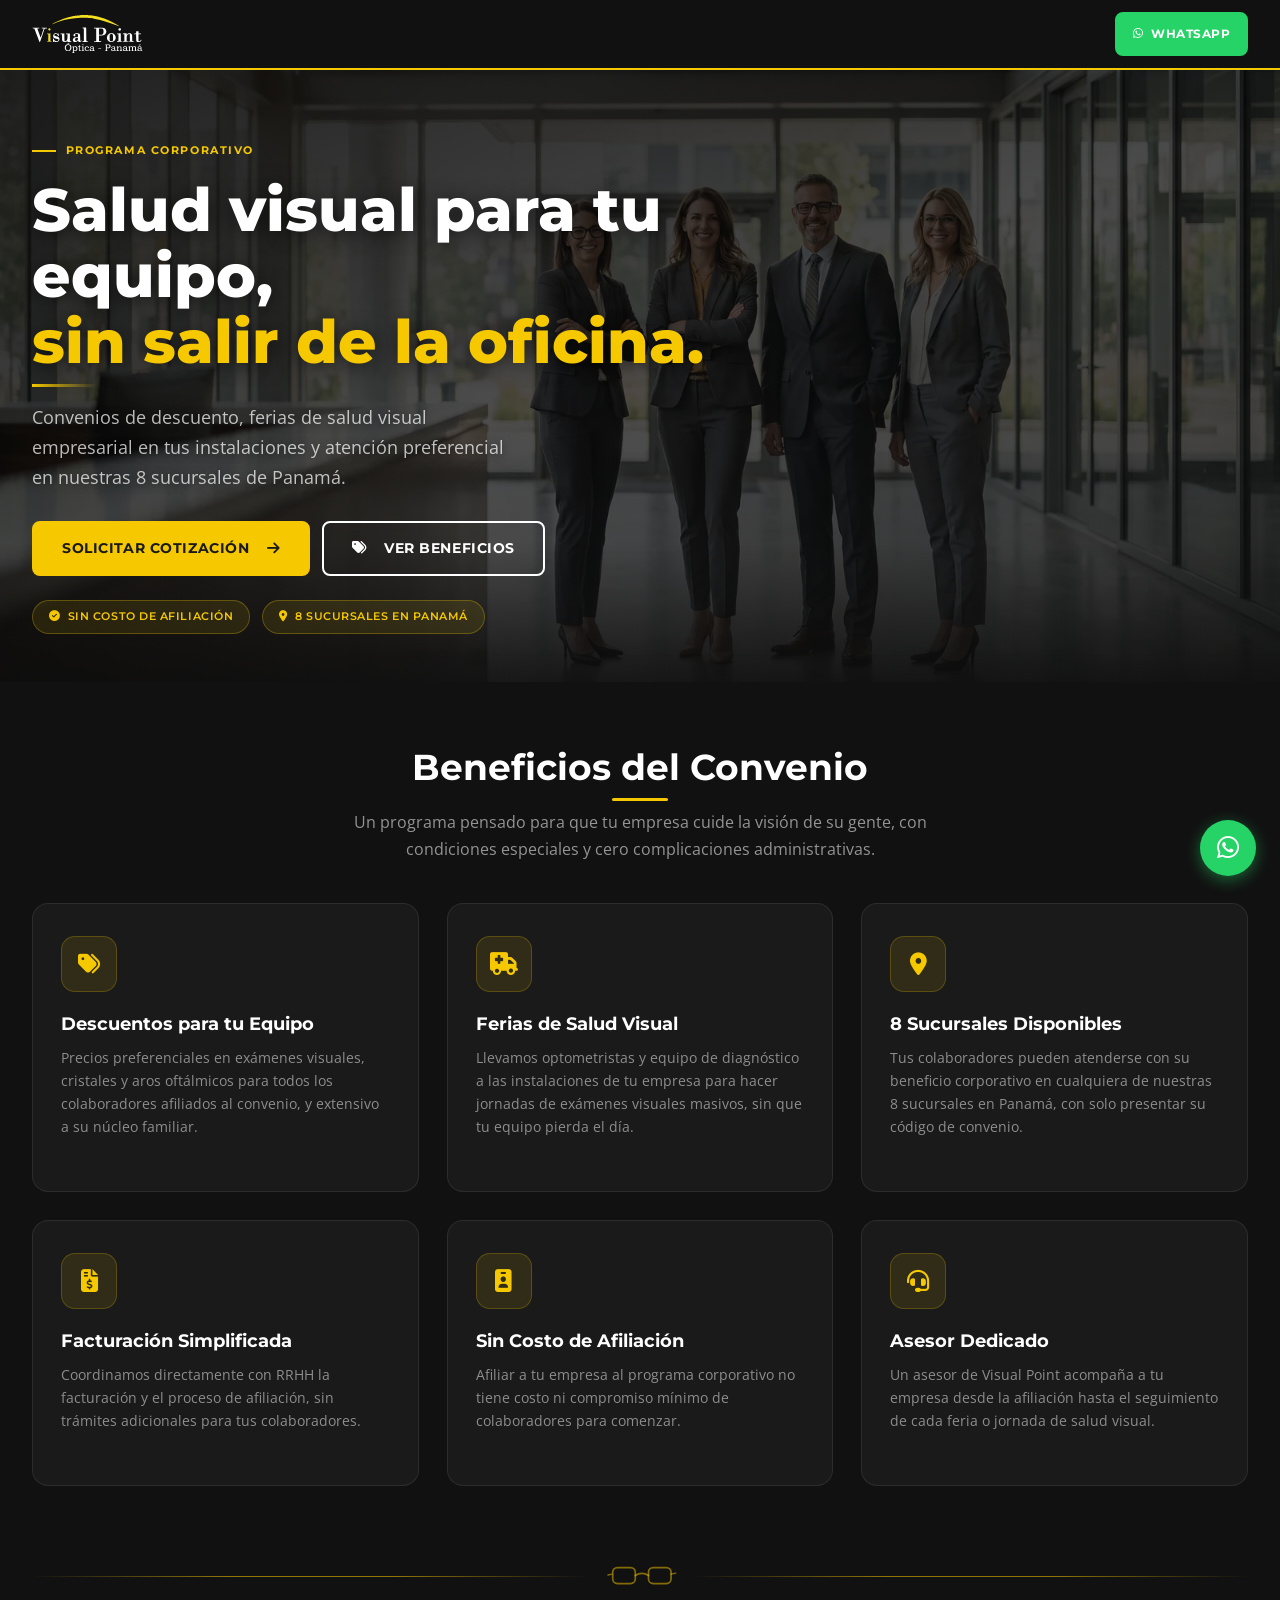
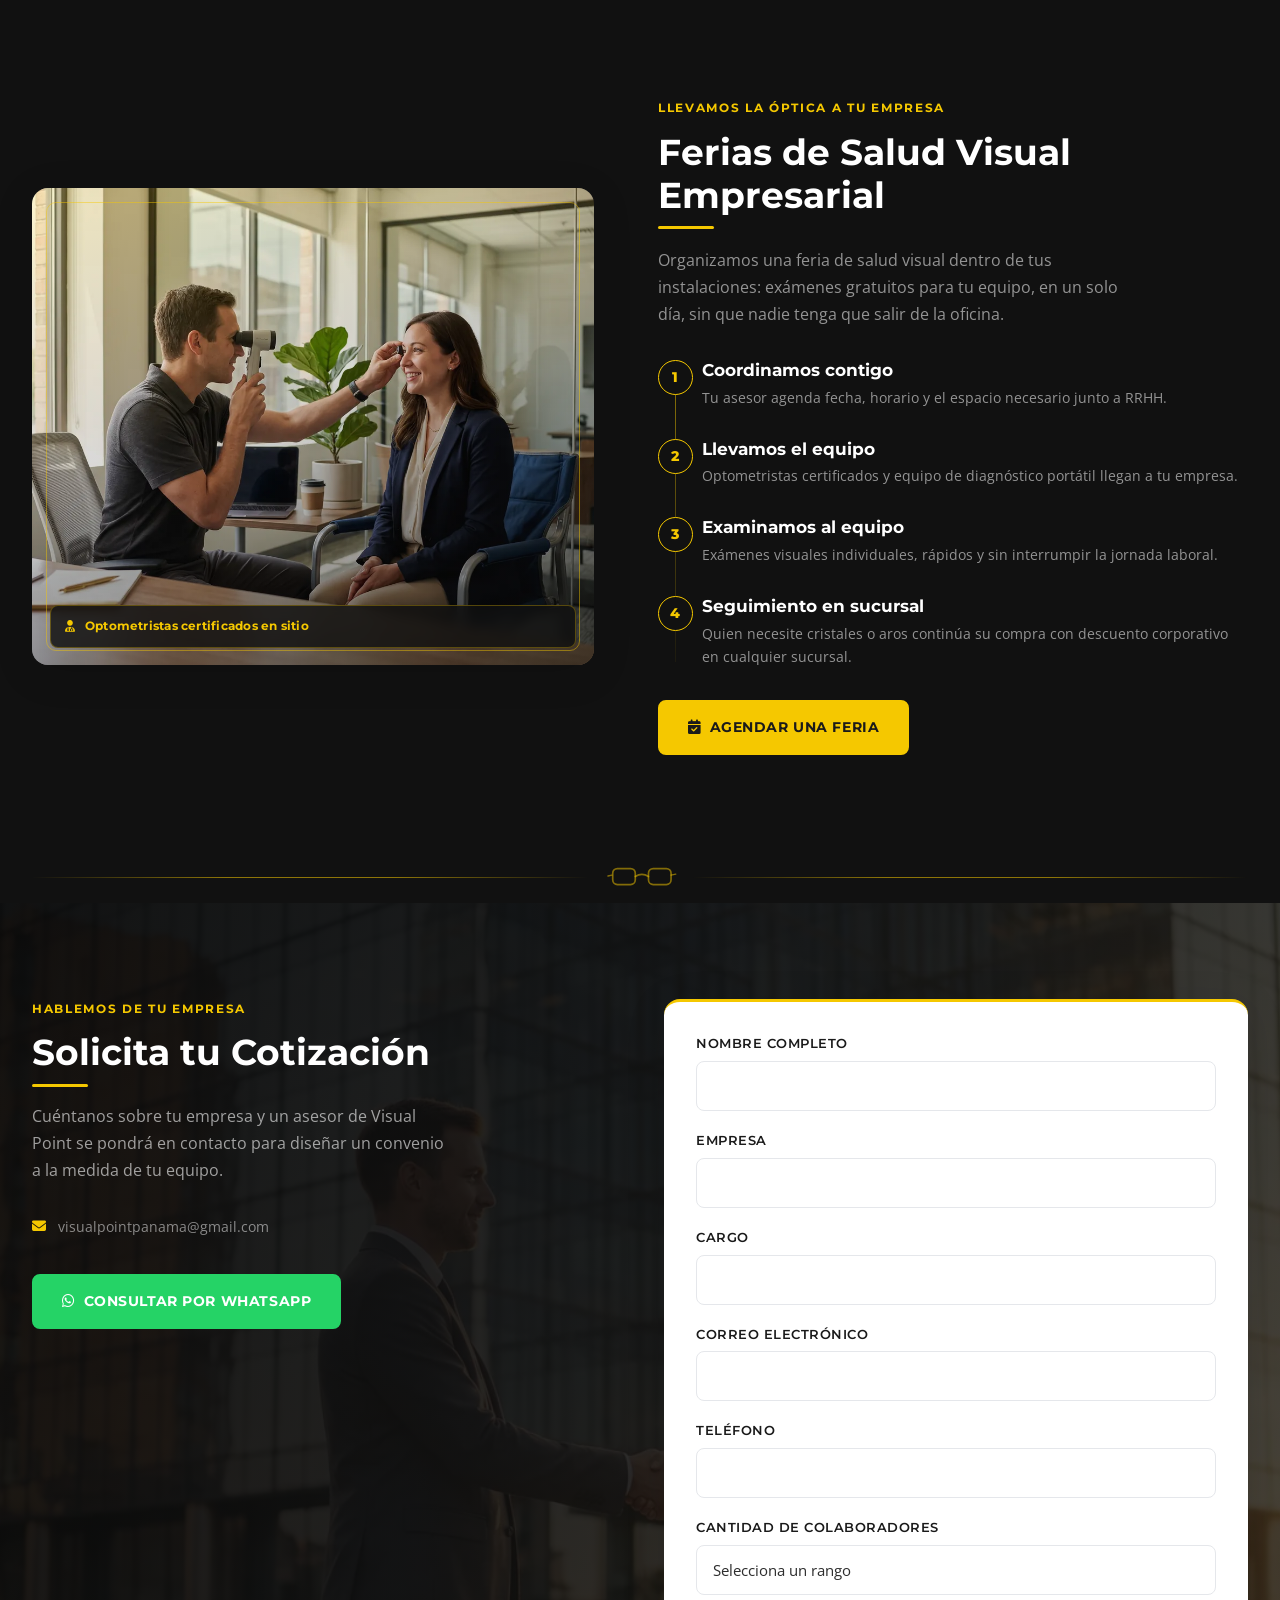
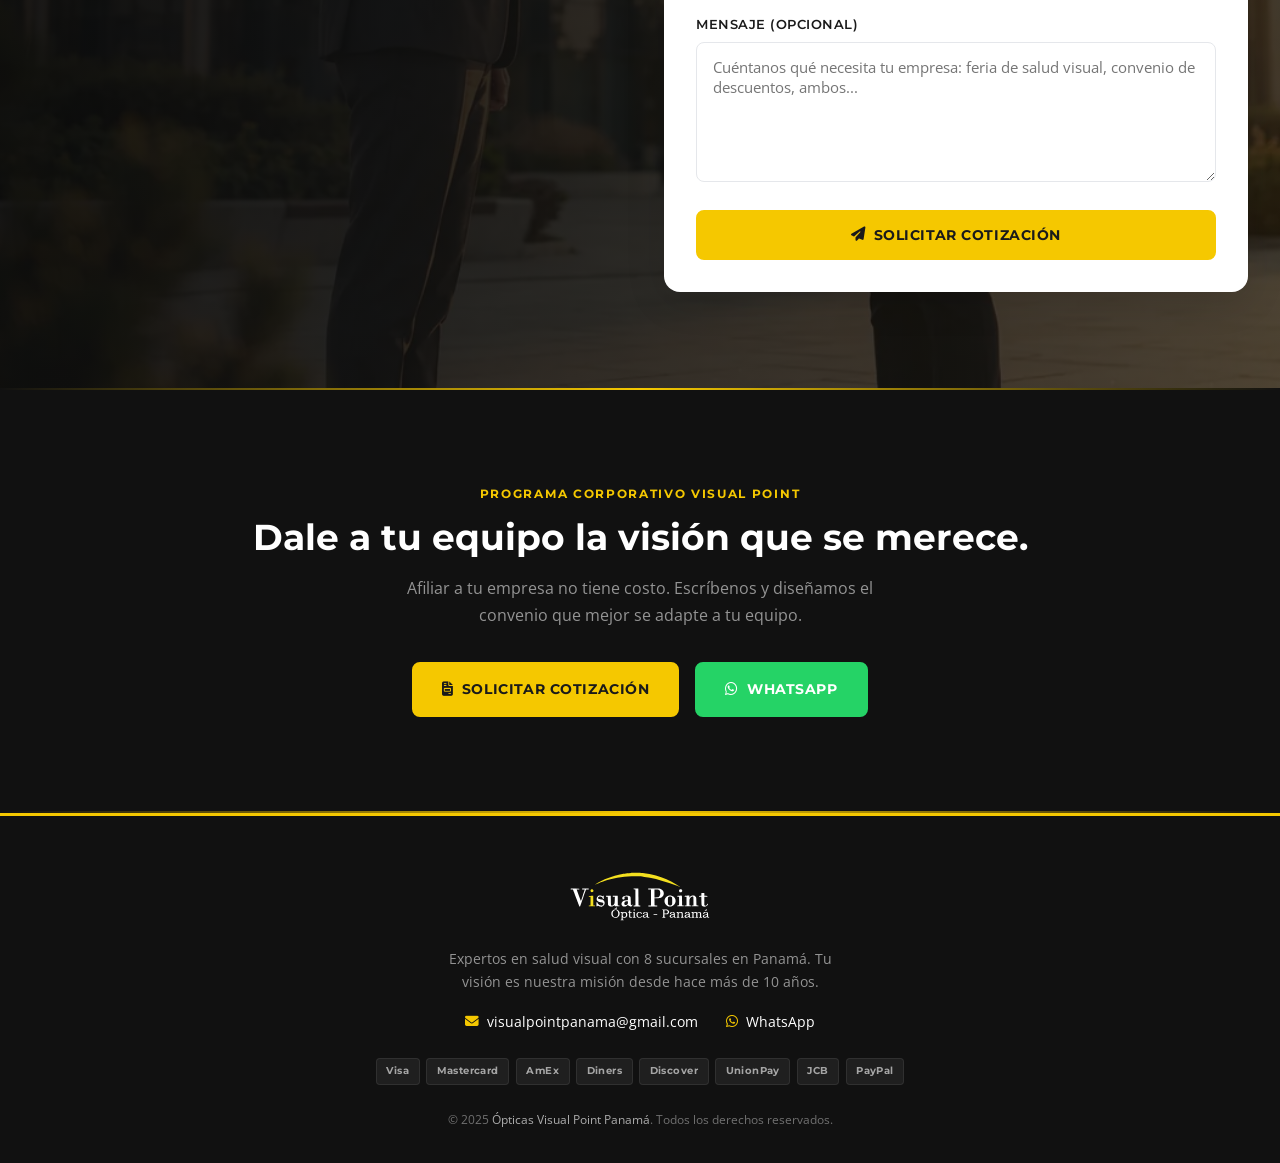
<file: corporativo.html>
<!DOCTYPE html>
<html lang="es">
<head>
  <meta charset="UTF-8">
  <meta name="viewport" content="width=device-width, initial-scale=1.0">
  <meta name="description" content="Programa Corporativo Visual Point: convenios de descuento para tu equipo, ferias de salud visual in-situ y atención en 8 sucursales. Solicita tu cotización.">
  <meta name="keywords" content="convenio corporativo óptica panamá, ferias de salud visual empresarial, descuentos empleados lentes, examen visual empresas panamá, visual point panamá corporativo">
  <meta name="robots" content="index, follow">
  <meta name="author" content="Ópticas Visual Point Panamá">

  <!-- Favicon -->
  <link rel="icon" type="image/svg+xml" href="images/icons/favicon.svg">
  <link rel="alternate icon" href="images/icons/favicon.ico">
  <link rel="apple-touch-icon" href="images/icons/apple-touch-icon.png">
  <meta name="theme-color" content="#111111">

  <!-- Open Graph -->
  <meta property="og:type" content="website">
  <meta property="og:title" content="Programa Corporativo | Ópticas Visual Point Panamá">
  <meta property="og:description" content="Convenios de descuento para tu equipo, ferias de salud visual empresarial en tus instalaciones y atención en 8 sucursales en Panamá.">
  <meta property="og:image" content="https://visualpointopticas.com/images/og/og-image.webp">
  <meta property="og:url" content="https://visualpointopticas.com/corporativo">
  <meta property="og:locale" content="es_PA">
  <link rel="canonical" href="https://visualpointopticas.com/corporativo">

  <!-- Twitter Card -->
  <meta name="twitter:card" content="summary_large_image">
  <meta name="twitter:title" content="Programa Corporativo | Ópticas Visual Point Panamá">
  <meta name="twitter:description" content="Convenios de descuento, ferias de salud visual empresarial in-situ y atención en 8 sucursales en Panamá.">
  <meta name="twitter:image" content="https://visualpointopticas.com/images/og/og-image.webp">

  <!-- Schema markup -->
  <script type="application/ld+json">
  {
    "@context": "https://schema.org",
    "@type": "Service",
    "serviceType": "Programa Corporativo de Salud Visual",
    "provider": {
      "@type": "Optician",
      "name": "Ópticas Visual Point Panamá",
      "telephone": "+50760964657",
      "email": "visualpointpanama@gmail.com"
    },
    "areaServed": "PA",
    "description": "Convenios corporativos con descuentos para empleados, ferias de salud visual empresarial en instalaciones de la empresa y cotización empresarial."
  }
  </script>

  <!-- Preload de la imagen hero para LCP rápido -->
  <link rel="preload" as="image" href="images/hero/corporativo-hero.webp" fetchpriority="high">

  <!-- Fuentes auto-hospedadas -->
  <link rel="preload" as="font" type="font/woff2" href="fonts/montserrat-latin-variable.woff2" crossorigin>
  <link rel="preload" as="font" type="font/woff2" href="fonts/opensans-latin-variable.woff2" crossorigin>
  <!-- Estilos propios -->
  <link rel="stylesheet" href="css/styles.css">

  <title>Programa Corporativo | Ópticas Visual Point Panamá</title>
</head>
<body class="corp-standalone">

  <!-- ================================================
       PRELOADER
  ================================================ -->
  <div id="page-loader" class="page-loader" role="status" aria-label="Cargando Visual Point Panamá">
    <div class="loader-inner">
      <svg class="loader-glasses" viewBox="0 0 220 90" xmlns="http://www.w3.org/2000/svg" aria-hidden="true">
        <circle class="lens lens-l" cx="62" cy="45" r="30" fill="none" stroke="#F5C800" stroke-width="5" stroke-linecap="round"/>
        <circle class="lens lens-r" cx="158" cy="45" r="30" fill="none" stroke="#F5C800" stroke-width="5" stroke-linecap="round"/>
        <path class="bridge" d="M92 43 Q110 36 128 43" fill="none" stroke="#F5C800" stroke-width="4.5" stroke-linecap="round"/>
        <line class="arm arm-l" x1="32" y1="33" x2="5" y2="22" stroke="#F5C800" stroke-width="4" stroke-linecap="round"/>
        <line class="arm arm-r" x1="188" y1="33" x2="215" y2="22" stroke="#F5C800" stroke-width="4" stroke-linecap="round"/>
        <circle class="lens-shine" cx="50" cy="34" r="5" fill="none" stroke="rgba(255,255,255,0.55)" stroke-width="2"/>
        <circle class="lens-shine" cx="146" cy="34" r="5" fill="none" stroke="rgba(255,255,255,0.55)" stroke-width="2"/>
      </svg>
      <p class="loader-brand">Visual Point</p>
      <p class="loader-sub">Panamá</p>
      <div class="loader-bar"><div class="loader-bar-fill"></div></div>
    </div>
  </div>

  <!-- ================================================
       TOPBAR MÍNIMO — página independiente, sin navegación
       (esta página se envía directo a contactos empresariales;
       no debe permitir salir a otras secciones del sitio)
  ================================================ -->
  <header class="corp-topbar" role="banner">
    <div class="container corp-topbar__inner">
      <span class="corp-topbar__logo" aria-label="Visual Point Panamá">
        <img src="images/logo/logo-lb-trp.svg"
             alt="Logo Ópticas Visual Point Panamá"
             width="150" height="52"
             style="object-fit:contain;">
      </span>

      <div class="corp-topbar__contact">
        <a href="https://wa.me/50760964657?text=Hola,%20quiero%20información%20sobre%20el%20Programa%20Corporativo%20de%20Visual%20Point"
           target="_blank" rel="noopener noreferrer" class="btn btn--whatsapp btn--sm">
          <i class="fab fa-whatsapp" aria-hidden="true"></i> WhatsApp
        </a>
      </div>
    </div>
  </header>

  <main id="main-content">

    <!-- ================================================
         HERO — foto real, formato compacto
    ================================================ -->
    <section class="hero hero--compact" aria-label="Programa Corporativo Visual Point">

      <img class="hero__bg-img"
           src="images/hero/corporativo-hero.webp"
           alt="Equipo de profesionales de una empresa aliada — Programa Corporativo Visual Point Panamá"
           loading="eager"
           fetchpriority="high">

      <div class="hero__overlay" aria-hidden="true"></div>

      <div class="container">
        <div class="hero__content">

          <p class="hero__eyebrow" data-aos="fade-up">
            Programa Corporativo
          </p>

          <h1 class="hero__title" data-aos="fade-up" data-aos-delay="100">
            <span class="hero__title-line">Salud visual para tu equipo,</span>
            <span class="hero__title-gold">sin salir de la oficina.</span>
          </h1>

          <p class="hero__subtitle" data-aos="fade-up" data-aos-delay="200">
            Convenios de descuento, ferias de salud visual empresarial en tus instalaciones
            y atención preferencial en nuestras 8 sucursales de Panamá.
          </p>

          <div class="hero__actions" data-aos="fade-up" data-aos-delay="300">
            <a href="#cotizacion" class="btn btn--primary">
              Solicitar cotización &nbsp;<i class="fas fa-arrow-right"></i>
            </a>
            <a href="#beneficios-titulo" class="btn btn--secondary">
              <i class="fas fa-tags"></i>&nbsp; Ver beneficios
            </a>
          </div>

          <div class="hero__badges" data-aos="fade-up" data-aos-delay="400">
            <span class="hero__badge"><i class="fas fa-circle-check"></i> Sin costo de afiliación</span>
            <span class="hero__badge"><i class="fas fa-map-marker-alt"></i> 8 sucursales en Panamá</span>
          </div>

        </div>
      </div>
    </section>

    <!-- ================================================
         BENEFICIOS DEL CONVENIO
    ================================================ -->
    <section class="section section--dark" aria-labelledby="beneficios-titulo">
      <div class="container">

        <div class="section-header">
          <h2 id="beneficios-titulo" class="section-title" style="color:#fff;" data-aos="fade-up">
            Beneficios del Convenio
          </h2>
          <p style="color:rgba(255,255,255,0.55);" data-aos="fade-up" data-aos-delay="100">
            Un programa pensado para que tu empresa cuide la visión de su gente,
            con condiciones especiales y cero complicaciones administrativas.
          </p>
        </div>

        <div class="grid-3" style="margin-top:2.5rem;gap:1.75rem;">

          <div class="svc-card" data-aos="fade-up" data-aos-delay="100" style="align-items:flex-start;">
            <div class="svc-card__icon-wrap" aria-hidden="true">
              <i class="fas fa-tags"></i>
            </div>
            <h3>Descuentos para tu Equipo</h3>
            <p>
              Precios preferenciales en exámenes visuales, cristales y aros oftálmicos
              para todos los colaboradores afiliados al convenio, y extensivo a su núcleo familiar.
            </p>
          </div>

          <div class="svc-card" data-aos="fade-up" data-aos-delay="175" style="align-items:flex-start;">
            <div class="svc-card__icon-wrap" aria-hidden="true">
              <i class="fas fa-truck-medical"></i>
            </div>
            <h3>Ferias de Salud Visual</h3>
            <p>
              Llevamos optometristas y equipo de diagnóstico a las instalaciones de tu empresa
              para hacer jornadas de exámenes visuales masivos, sin que tu equipo pierda el día.
            </p>
          </div>

          <div class="svc-card" data-aos="fade-up" data-aos-delay="250" style="align-items:flex-start;">
            <div class="svc-card__icon-wrap" aria-hidden="true">
              <i class="fas fa-map-marker-alt"></i>
            </div>
            <h3>8 Sucursales Disponibles</h3>
            <p>
              Tus colaboradores pueden atenderse con su beneficio corporativo en cualquiera
              de nuestras 8 sucursales en Panamá, con solo presentar su código de convenio.
            </p>
          </div>

          <div class="svc-card" data-aos="fade-up" data-aos-delay="100" style="align-items:flex-start;">
            <div class="svc-card__icon-wrap" aria-hidden="true">
              <i class="fas fa-file-invoice-dollar"></i>
            </div>
            <h3>Facturación Simplificada</h3>
            <p>
              Coordinamos directamente con RRHH la facturación y el proceso de afiliación,
              sin trámites adicionales para tus colaboradores.
            </p>
          </div>

          <div class="svc-card" data-aos="fade-up" data-aos-delay="175" style="align-items:flex-start;">
            <div class="svc-card__icon-wrap" aria-hidden="true">
              <i class="fas fa-id-badge"></i>
            </div>
            <h3>Sin Costo de Afiliación</h3>
            <p>
              Afiliar a tu empresa al programa corporativo no tiene costo ni compromiso mínimo
              de colaboradores para comenzar.
            </p>
          </div>

          <div class="svc-card" data-aos="fade-up" data-aos-delay="250" style="align-items:flex-start;">
            <div class="svc-card__icon-wrap" aria-hidden="true">
              <i class="fas fa-headset"></i>
            </div>
            <h3>Asesor Dedicado</h3>
            <p>
              Un asesor de Visual Point acompaña a tu empresa desde la afiliación hasta el
              seguimiento de cada feria o jornada de salud visual.
            </p>
          </div>

        </div>
      </div>
    </section>

    <!-- Divisor ornamental -->
    <div class="sec-ornament sec-ornament--to-dark" aria-hidden="true">
      <span class="sec-ornament__line"></span>
      <svg class="sec-ornament__icon" viewBox="-4 0 68 22" overflow="visible" xmlns="http://www.w3.org/2000/svg">
        <path d="M-4 10 L0 9" stroke="currentColor" stroke-width="1.5" stroke-linecap="round"/>
        <rect x="1" y="2" width="24" height="17" rx="5" fill="none" stroke="currentColor" stroke-width="1.8"/>
        <path d="M25 10.5 Q32 6 39 10.5" fill="none" stroke="currentColor" stroke-width="1.8" stroke-linecap="round"/>
        <rect x="39" y="2" width="24" height="17" rx="5" fill="none" stroke="currentColor" stroke-width="1.8"/>
        <path d="M63 9 L68 8" stroke="currentColor" stroke-width="1.5" stroke-linecap="round"/>
      </svg>
      <span class="sec-ornament__line"></span>
    </div>

    <!-- ================================================
         FERIAS DE SALUD VISUAL EMPRESARIAL — split editorial
    ================================================ -->
    <section class="ferias-section" aria-labelledby="ferias-titulo">
      <div class="container">

        <div class="ferias-grid">

          <div class="ferias-media" data-aos="fade-right">
            <img src="images/corporativo/ferias-optica.webp"
                 alt="Optometrista de Visual Point realizando un examen visual a un empleado en su oficina"
                 loading="lazy" width="1000" height="850">
            <div class="ferias-media__frame" aria-hidden="true"></div>
            <div class="ferias-media__badge">
              <i class="fas fa-user-doctor" aria-hidden="true"></i>
              Optometristas certificados en sitio
            </div>
          </div>

          <div data-aos="fade-left" data-aos-delay="100">
            <p style="font-family:var(--font-heading);font-size:0.75rem;font-weight:700;letter-spacing:0.14em;text-transform:uppercase;color:var(--color-gold);margin-bottom:0.75rem;">
              Llevamos la óptica a tu empresa
            </p>
            <h2 id="ferias-titulo" class="section-title section-title--left" style="color:#fff;">
              Ferias de Salud Visual Empresarial
            </h2>
            <p style="color:rgba(255,255,255,0.55);margin-top:1.1rem;max-width:480px;">
              Organizamos una feria de salud visual dentro de tus instalaciones: exámenes
              gratuitos para tu equipo, en un solo día, sin que nadie tenga que salir de la oficina.
            </p>

            <div class="ferias-timeline">
              <div class="ferias-timeline__item">
                <span class="ferias-timeline__num">1</span>
                <h4>Coordinamos contigo</h4>
                <p>Tu asesor agenda fecha, horario y el espacio necesario junto a RRHH.</p>
              </div>
              <div class="ferias-timeline__item">
                <span class="ferias-timeline__num">2</span>
                <h4>Llevamos el equipo</h4>
                <p>Optometristas certificados y equipo de diagnóstico portátil llegan a tu empresa.</p>
              </div>
              <div class="ferias-timeline__item">
                <span class="ferias-timeline__num">3</span>
                <h4>Examinamos al equipo</h4>
                <p>Exámenes visuales individuales, rápidos y sin interrumpir la jornada laboral.</p>
              </div>
              <div class="ferias-timeline__item">
                <span class="ferias-timeline__num">4</span>
                <h4>Seguimiento en sucursal</h4>
                <p>Quien necesite cristales o aros continúa su compra con descuento corporativo en cualquier sucursal.</p>
              </div>
            </div>

            <a href="#cotizacion" class="btn btn--primary" style="margin-top:2rem;">
              <i class="fas fa-calendar-check"></i> Agendar una feria
            </a>
          </div>

        </div>
      </div>
    </section>

    <!-- ================================================
         EMPRESAS ALIADAS
         Oculta temporalmente (2026-09-08) a pedido del usuario:
         faltan logos reales de empresas con convenio. No quitar
         del código, solo reactivar este bloque cuando los tenga.
    ================================================ -->
    <!--
    <section class="brands-section" aria-labelledby="aliadas-titulo">
      <div class="container">

        <p id="aliadas-titulo" class="brands-eyebrow" data-aos="fade-up">Empresas que Confían en Nosotros</p>

        <div class="brands-strip" data-aos="fade-up" data-aos-delay="80">
          <div class="brand-item" style="opacity:0.6;">
            <span style="font-family:var(--font-heading);font-weight:700;color:var(--color-text-light);font-size:0.85rem;">
              <i class="fas fa-building" aria-hidden="true"></i>&nbsp; Tu Empresa Aquí
            </span>
          </div>
        </div>
        <p style="text-align:center;font-size:0.8rem;color:var(--color-text-light);margin-top:1rem;">
          ¿Tu empresa ya tiene convenio con Visual Point? Escríbenos para incluir su logo aquí.
        </p>

      </div>
    </section>
    -->

    <!-- Divisor ornamental -->
    <div class="sec-ornament sec-ornament--to-dark" aria-hidden="true">
      <span class="sec-ornament__line"></span>
      <svg class="sec-ornament__icon" viewBox="-4 0 68 22" overflow="visible" xmlns="http://www.w3.org/2000/svg">
        <path d="M-4 10 L0 9" stroke="currentColor" stroke-width="1.5" stroke-linecap="round"/>
        <rect x="1" y="2" width="24" height="17" rx="5" fill="none" stroke="currentColor" stroke-width="1.8"/>
        <path d="M25 10.5 Q32 6 39 10.5" fill="none" stroke="currentColor" stroke-width="1.8" stroke-linecap="round"/>
        <rect x="39" y="2" width="24" height="17" rx="5" fill="none" stroke="currentColor" stroke-width="1.8"/>
        <path d="M63 9 L68 8" stroke="currentColor" stroke-width="1.5" stroke-linecap="round"/>
      </svg>
      <span class="sec-ornament__line"></span>
    </div>

    <!-- ================================================
         FORMULARIO DE COTIZACIÓN EMPRESARIAL — foto + card flotante
    ================================================ -->
    <section class="cotizacion-photo" id="cotizacion" aria-labelledby="cotizacion-titulo">

      <img class="cotizacion-photo__bg"
           src="images/corporativo/cotizacion-bg.webp"
           alt=""
           loading="lazy" aria-hidden="true">
      <div class="cotizacion-photo__overlay" aria-hidden="true"></div>

      <div class="container cotizacion-photo__inner">
        <div class="grid-2" style="gap:3rem;align-items:flex-start;">

          <div data-aos="fade-right">
            <p style="font-family:var(--font-heading);font-size:0.75rem;font-weight:700;letter-spacing:0.14em;text-transform:uppercase;color:var(--color-gold);margin-bottom:0.75rem;">
              Hablemos de tu Empresa
            </p>
            <h2 id="cotizacion-titulo" class="section-title section-title--left" style="color:#fff;">
              Solicita tu Cotización
            </h2>
            <p style="color:rgba(255,255,255,0.6);margin-top:1rem;max-width:420px;">
              Cuéntanos sobre tu empresa y un asesor de Visual Point se pondrá en contacto
              para diseñar un convenio a la medida de tu equipo.
            </p>

            <div style="margin-top:2rem;display:flex;flex-direction:column;gap:1rem;">
              <div class="footer__contact-item">
                <i class="fas fa-envelope" aria-hidden="true"></i>
                <a href="mailto:visualpointpanama@gmail.com">visualpointpanama@gmail.com</a>
              </div>
              <a href="https://wa.me/50760964657?text=Hola,%20quiero%20información%20sobre%20el%20Programa%20Corporativo%20de%20Visual%20Point"
                 target="_blank" rel="noopener noreferrer"
                 class="btn btn--whatsapp" style="align-self:flex-start;margin-top:0.5rem;">
                <i class="fab fa-whatsapp"></i> Consultar por WhatsApp
              </a>
            </div>
          </div>

          <form class="contact-form cotizacion-form-card" data-aos="fade-left" data-aos-delay="100">

            <div class="form-group">
              <label for="corp-nombre">Nombre completo</label>
              <input type="text" id="corp-nombre" name="nombre" required autocomplete="name">
            </div>

            <div class="form-group">
              <label for="corp-empresa">Empresa</label>
              <input type="text" id="corp-empresa" name="empresa" required autocomplete="organization">
            </div>

            <div class="form-group">
              <label for="corp-cargo">Cargo</label>
              <input type="text" id="corp-cargo" name="cargo" autocomplete="organization-title">
            </div>

            <div class="form-group">
              <label for="corp-email">Correo electrónico</label>
              <input type="email" id="corp-email" name="email" required autocomplete="email">
            </div>

            <div class="form-group">
              <label for="corp-telefono">Teléfono</label>
              <input type="tel" id="corp-telefono" name="telefono" required autocomplete="tel">
            </div>

            <div class="form-group">
              <label for="corp-colaboradores">Cantidad de colaboradores</label>
              <select id="corp-colaboradores" name="colaboradores" required>
                <option value="" disabled selected>Selecciona un rango</option>
                <option value="1-10">1 a 10</option>
                <option value="11-50">11 a 50</option>
                <option value="51-150">51 a 150</option>
                <option value="151-500">151 a 500</option>
                <option value="500+">Más de 500</option>
              </select>
            </div>

            <div class="form-group">
              <label for="corp-mensaje">Mensaje (opcional)</label>
              <textarea id="corp-mensaje" name="mensaje" placeholder="Cuéntanos qué necesita tu empresa: feria de salud visual, convenio de descuentos, ambos..."></textarea>
            </div>

            <button type="submit" class="btn btn--primary" style="width:100%;justify-content:center;">
              <i class="fas fa-paper-plane"></i> Solicitar Cotización
            </button>
          </form>

        </div>
      </div>
    </section>

    <!-- ================================================
         CTA FINAL
    ================================================ -->
    <section class="cta-section" aria-labelledby="corp-cta-titulo">
      <div class="container">
        <div data-aos="fade-up">
          <p style="font-family:var(--font-heading);font-size:0.75rem;font-weight:700;letter-spacing:0.14em;text-transform:uppercase;color:var(--color-gold);margin-bottom:0.75rem;">
            Programa Corporativo Visual Point
          </p>
          <h2 id="corp-cta-titulo">Dale a tu equipo la visión que se merece.</h2>
          <p>
            Afiliar a tu empresa no tiene costo. Escríbenos y diseñamos el convenio
            que mejor se adapte a tu equipo.
          </p>
          <div class="btn-group">
            <a href="#cotizacion" class="btn btn--primary">
              <i class="fas fa-file-invoice"></i> Solicitar Cotización
            </a>
            <a href="https://wa.me/50760964657?text=Hola,%20quiero%20información%20sobre%20el%20Programa%20Corporativo%20de%20Visual%20Point"
               target="_blank" rel="noopener noreferrer"
               class="btn btn--whatsapp">
              <i class="fab fa-whatsapp"></i> WhatsApp
            </a>
          </div>
        </div>
      </div>
    </section>

  </main>

  <!-- ================================================
       FOOTER MÍNIMO — sin navegación, solo marca y contacto
  ================================================ -->
  <footer class="corp-footer" role="contentinfo">
    <div class="container corp-footer__inner">

      <span aria-label="Visual Point Panamá">
        <img src="images/logo/logo-lb-trp.svg"
             alt="Logo Ópticas Visual Point Panamá" width="140" height="49"
             style="object-fit:contain;">
      </span>

      <p class="corp-footer__tagline">
        Expertos en salud visual con 8 sucursales en Panamá.
        Tu visión es nuestra misión desde hace más de 10 años.
      </p>

      <div class="corp-footer__contact">
        <a href="mailto:visualpointpanama@gmail.com"><i class="fas fa-envelope" aria-hidden="true"></i> visualpointpanama@gmail.com</a>
        <a href="https://wa.me/50760964657?text=Hola,%20quiero%20información%20sobre%20el%20Programa%20Corporativo%20de%20Visual%20Point" target="_blank" rel="noopener noreferrer"><i class="fab fa-whatsapp" aria-hidden="true"></i> WhatsApp</a>
      </div>

      <div class="footer__payments-list" aria-label="Métodos de pago aceptados" style="justify-content:center;margin-top:0.5rem;">
        <span class="payment-badge">Visa</span>
        <span class="payment-badge">Mastercard</span>
        <span class="payment-badge">AmEx</span>
        <span class="payment-badge">Diners</span>
        <span class="payment-badge">Discover</span>
        <span class="payment-badge">UnionPay</span>
        <span class="payment-badge">JCB</span>
        <span class="payment-badge">PayPal</span>
      </div>

      <p class="corp-footer__copy">
        &copy; 2025 <span>Ópticas Visual Point Panamá</span>. Todos los derechos reservados.
      </p>
    </div>
  </footer>

  <!-- WhatsApp flotante -->
  <a href="https://wa.me/50760964657?text=Hola,%20me%20interesa%20información%20sobre%20sus%20servicios"
     target="_blank" rel="noopener noreferrer"
     class="whatsapp-float"
     aria-label="Contactar a Visual Point Panamá por WhatsApp">
    <i class="fab fa-whatsapp" aria-hidden="true"></i>
  </a>

  <!-- Scripts -->
  <script src="js/main.js"></script>

</body>
</html>
</file>
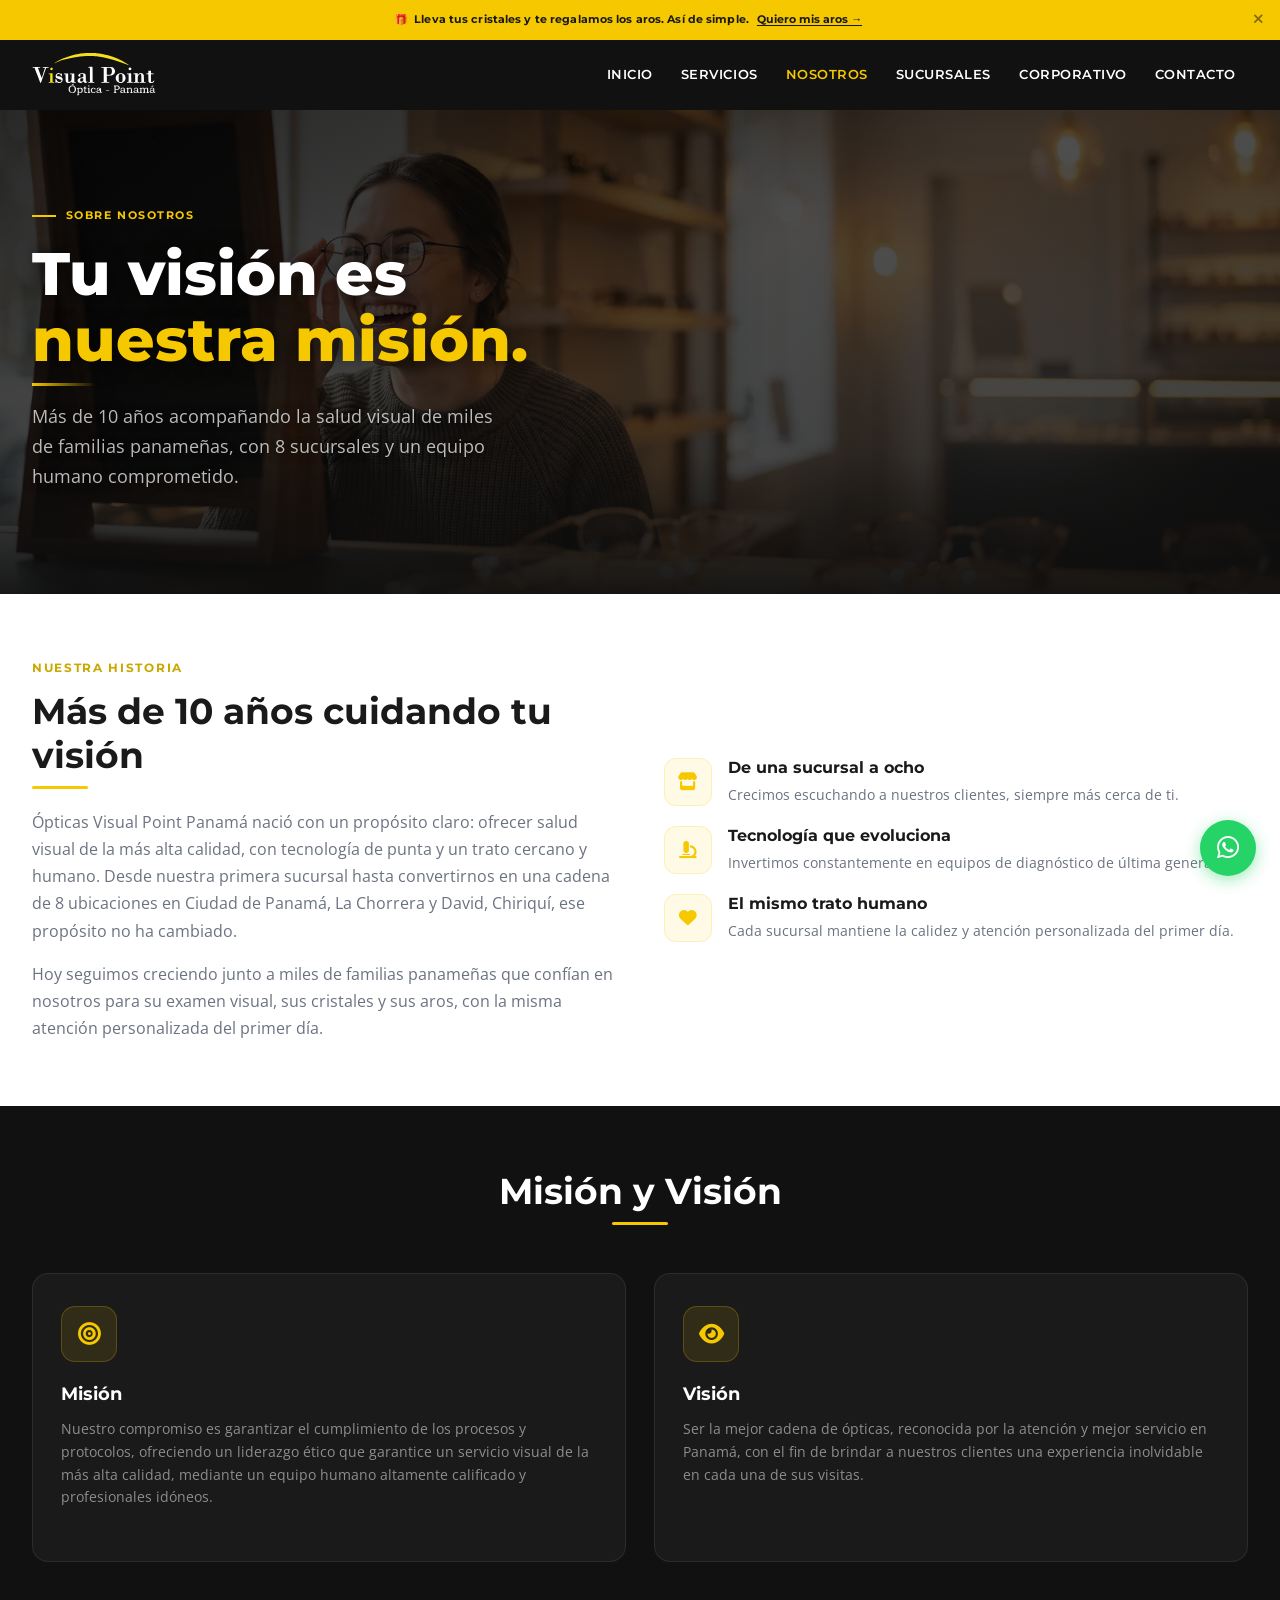
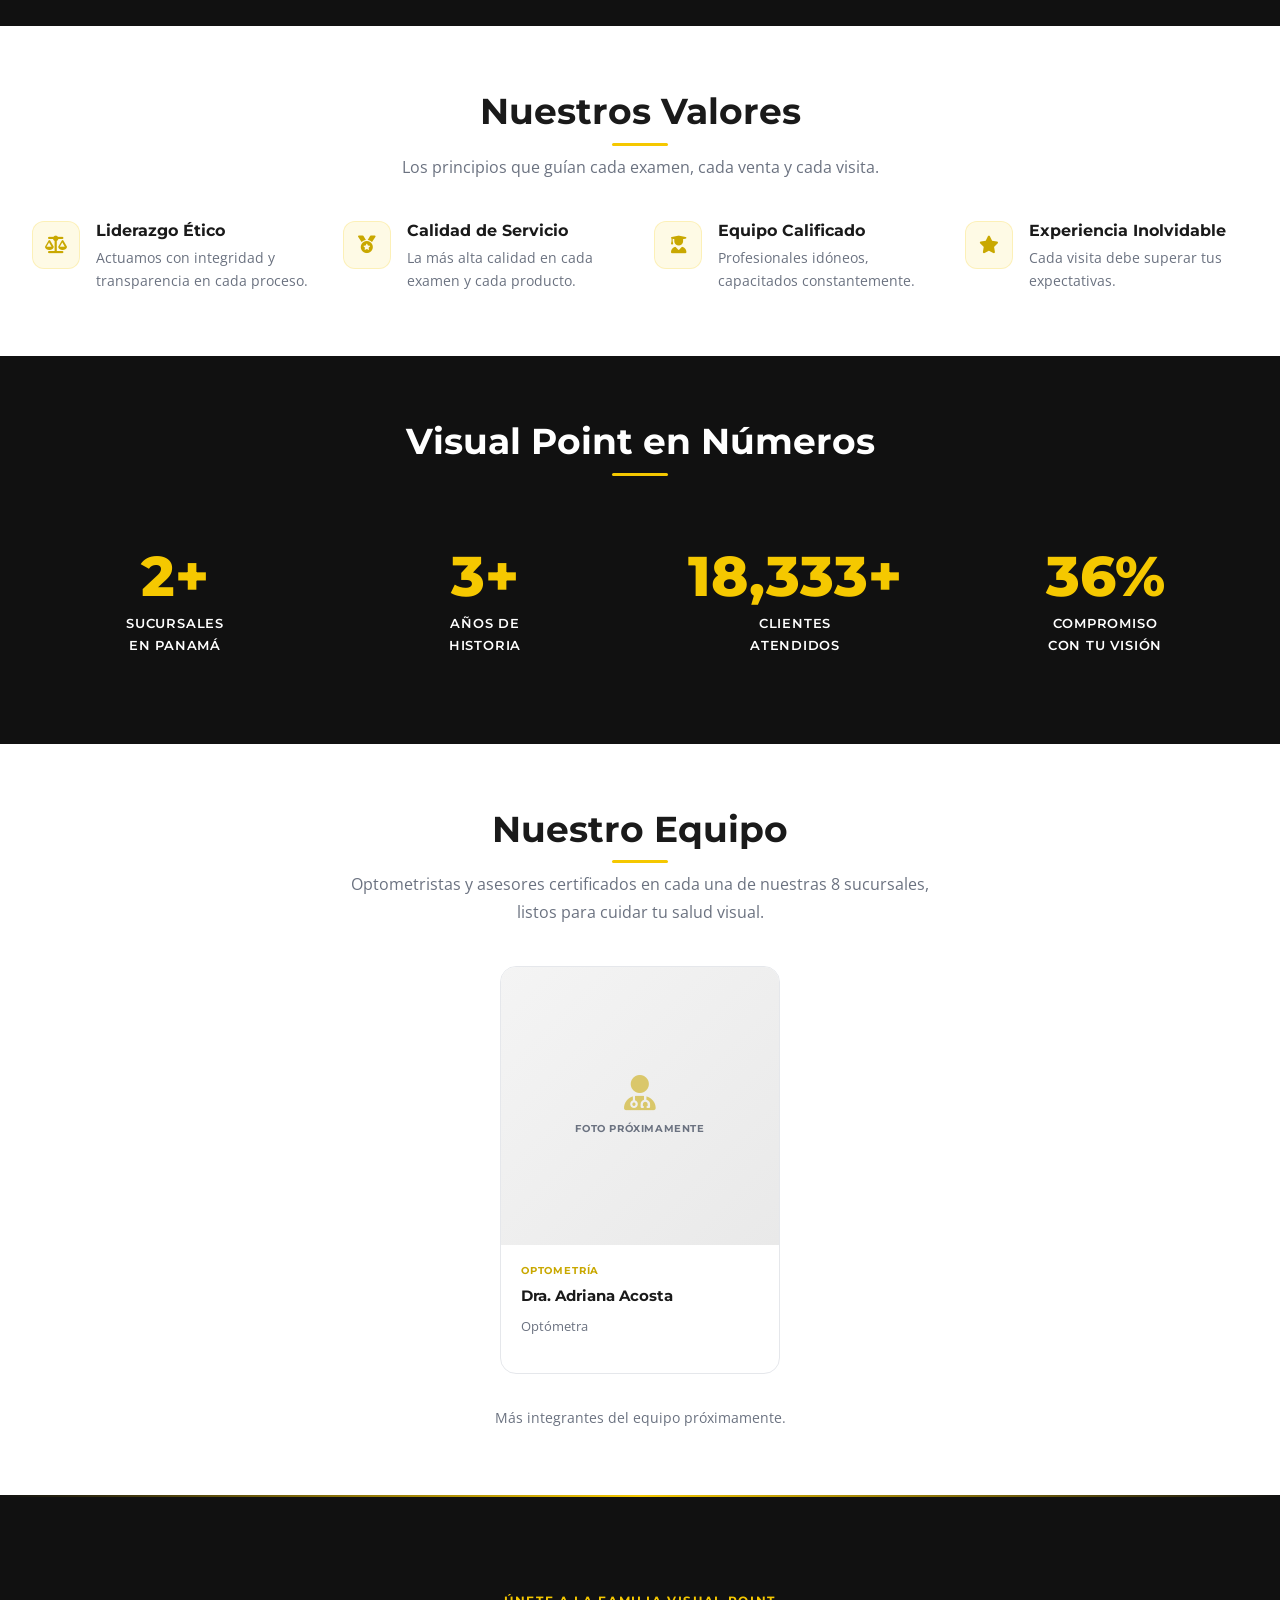
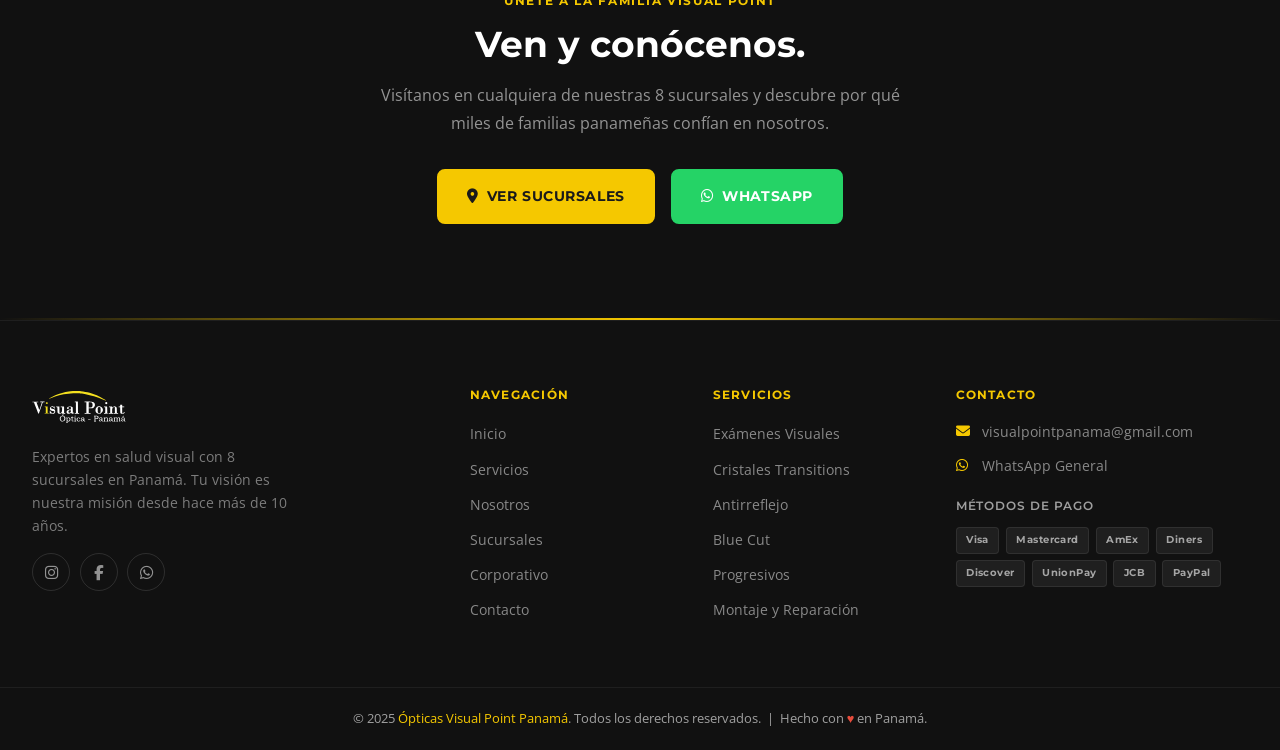
<file: nosotros.html>
<!DOCTYPE html>
<html lang="es">
<head>
  <meta charset="UTF-8">
  <meta name="viewport" content="width=device-width, initial-scale=1.0">
  <meta name="description" content="Conoce Ópticas Visual Point Panamá: nuestra historia, misión, visión y el equipo detrás de 8 sucursales dedicadas a tu salud visual desde hace más de 10 años.">
  <meta name="keywords" content="visual point panama historia, mision vision optica panama, equipo optometristas panama, sobre nosotros visual point">
  <meta name="robots" content="index, follow">
  <meta name="author" content="Ópticas Visual Point Panamá">

  <!-- Favicon -->
  <link rel="icon" type="image/svg+xml" href="images/icons/favicon.svg">
  <link rel="alternate icon" href="images/icons/favicon.ico">
  <link rel="apple-touch-icon" href="images/icons/apple-touch-icon.png">
  <meta name="theme-color" content="#111111">

  <!-- Open Graph -->
  <meta property="og:type" content="website">
  <meta property="og:title" content="Sobre Nosotros | Ópticas Visual Point Panamá">
  <meta property="og:description" content="Nuestra historia, misión, visión y el equipo detrás de 8 sucursales dedicadas a tu salud visual en Panamá.">
  <meta property="og:image" content="https://visualpointopticas.com/images/og/og-image.webp">
  <meta property="og:url" content="https://visualpointopticas.com/nosotros">
  <meta property="og:locale" content="es_PA">
  <link rel="canonical" href="https://visualpointopticas.com/nosotros">

  <!-- Twitter Card -->
  <meta name="twitter:card" content="summary_large_image">
  <meta name="twitter:title" content="Sobre Nosotros | Ópticas Visual Point Panamá">
  <meta name="twitter:description" content="Nuestra historia, misión, visión y equipo en 8 sucursales en Panamá.">
  <meta name="twitter:image" content="https://visualpointopticas.com/images/og/og-image.webp">

  <!-- Schema markup -->
  <script type="application/ld+json">
  {
    "@context": "https://schema.org",
    "@type": "Optician",
    "name": "Ópticas Visual Point Panamá",
    "url": "https://visualpointopticas.com",
    "description": "Cadena de ópticas en Panamá con 8 sucursales, más de 10 años de experiencia en salud visual.",
    "numberOfLocations": 8,
    "foundingLocation": { "@type": "Place", "address": { "@type": "PostalAddress", "addressCountry": "PA" } }
  }
  </script>

  <!-- Preload de la imagen hero para LCP rápido -->
  <link rel="preload" as="image" href="images/hero/nosotros-hero.webp" fetchpriority="high">

  <!-- Fuentes auto-hospedadas -->
  <link rel="preload" as="font" type="font/woff2" href="fonts/montserrat-latin-variable.woff2" crossorigin>
  <link rel="preload" as="font" type="font/woff2" href="fonts/opensans-latin-variable.woff2" crossorigin>
  <!-- Estilos propios -->
  <link rel="stylesheet" href="css/styles.css">

  <title>Sobre Nosotros | Ópticas Visual Point Panamá</title>
</head>
<body>

  <!-- ================================================
       PRELOADER
  ================================================ -->
  <div id="page-loader" class="page-loader" role="status" aria-label="Cargando Visual Point Panamá">
    <div class="loader-inner">
      <svg class="loader-glasses" viewBox="0 0 220 90" xmlns="http://www.w3.org/2000/svg" aria-hidden="true">
        <circle class="lens lens-l" cx="62" cy="45" r="30" fill="none" stroke="#F5C800" stroke-width="5" stroke-linecap="round"/>
        <circle class="lens lens-r" cx="158" cy="45" r="30" fill="none" stroke="#F5C800" stroke-width="5" stroke-linecap="round"/>
        <path class="bridge" d="M92 43 Q110 36 128 43" fill="none" stroke="#F5C800" stroke-width="4.5" stroke-linecap="round"/>
        <line class="arm arm-l" x1="32" y1="33" x2="5" y2="22" stroke="#F5C800" stroke-width="4" stroke-linecap="round"/>
        <line class="arm arm-r" x1="188" y1="33" x2="215" y2="22" stroke="#F5C800" stroke-width="4" stroke-linecap="round"/>
        <circle class="lens-shine" cx="50" cy="34" r="5" fill="none" stroke="rgba(255,255,255,0.55)" stroke-width="2"/>
        <circle class="lens-shine" cx="146" cy="34" r="5" fill="none" stroke="rgba(255,255,255,0.55)" stroke-width="2"/>
      </svg>
      <p class="loader-brand">Visual Point</p>
      <p class="loader-sub">Panamá</p>
      <div class="loader-bar"><div class="loader-bar-fill"></div></div>
    </div>
  </div>

  <!-- ================================================
       BARRA DE PROMOCIÓN
  ================================================ -->
  <div class="promo-bar" id="promo-bar" role="banner" aria-label="Promoción vigente">
    <p class="promo-bar__text">
      🎁&nbsp; Lleva tus cristales y te regalamos los aros. Así de simple.
    </p>
    <a href="contacto" class="promo-bar__link">Quiero mis aros &rarr;</a>
    <button class="promo-bar__close" id="promo-close" aria-label="Cerrar barra de promoción">
      <i class="fas fa-times"></i>
    </button>
  </div>

  <!-- ================================================
       NAVBAR
  ================================================ -->
  <header class="navbar" id="navbar" role="banner">
    <div class="container">
      <nav class="navbar__inner" aria-label="Navegación principal">
        <a href="/" class="navbar__logo" aria-label="Visual Point Panamá — Inicio">
          <img src="images/logo/logo-lb-trp.svg"
               alt="Logo Ópticas Visual Point Panamá"
               width="150" height="52"
               style="object-fit:contain;">
        </a>

        <ul class="navbar__links" role="list">
          <li><a href="/">Inicio</a></li>
          <li><a href="servicios">Servicios</a></li>
          <li><a href="nosotros" class="active">Nosotros</a></li>
          <li><a href="sucursales">Sucursales</a></li>
          <li><a href="corporativo">Corporativo</a></li>
          <li><a href="contacto">Contacto</a></li>
        </ul>

        <button class="navbar__hamburger"
                aria-label="Abrir menú"
                aria-expanded="false"
                aria-controls="mobile-menu">
          <span></span><span></span><span></span>
        </button>
      </nav>
    </div>

    <nav id="mobile-menu" class="navbar__mobile-menu" aria-label="Menú móvil">
      <a href="/">Inicio</a>
      <a href="servicios">Servicios</a>
      <a href="nosotros" class="active">Nosotros</a>
      <a href="sucursales">Sucursales</a>
      <a href="corporativo">Corporativo</a>
      <a href="contacto">Contacto</a>
    </nav>
  </header>

  <main id="main-content">

    <!-- ================================================
         HERO — foto real
    ================================================ -->
    <section class="hero hero--compact" aria-label="Sobre Nosotros Visual Point Panamá">

      <img class="hero__bg-img"
           src="images/hero/nosotros-hero.webp"
           alt="Clienta sonriendo al probarse lentes en una sucursal Visual Point"
           loading="eager"
           fetchpriority="high">

      <div class="hero__overlay" aria-hidden="true"></div>

      <div class="container">
        <div class="hero__content">

          <p class="hero__eyebrow" data-aos="fade-up">
            Sobre Nosotros
          </p>

          <h1 class="hero__title" data-aos="fade-up" data-aos-delay="100">
            <span class="hero__title-line">Tu visión es</span>
            <span class="hero__title-gold">nuestra misión.</span>
          </h1>

          <p class="hero__subtitle" data-aos="fade-up" data-aos-delay="200">
            Más de 10 años acompañando la salud visual de miles de familias
            panameñas, con 8 sucursales y un equipo humano comprometido.
          </p>

        </div>
      </div>
    </section>

    <!-- ================================================
         NUESTRA HISTORIA
    ================================================ -->
    <section class="section" aria-labelledby="historia-titulo">
      <div class="container">
        <div class="grid-2" style="gap:3rem;align-items:center;">

          <div data-aos="fade-right">
            <p style="font-family:var(--font-heading);font-size:0.75rem;font-weight:700;letter-spacing:0.14em;text-transform:uppercase;color:var(--color-gold-dark);margin-bottom:0.75rem;">
              Nuestra Historia
            </p>
            <h2 id="historia-titulo" class="section-title section-title--left">
              Más de 10 años cuidando tu visión
            </h2>
            <p style="color:var(--color-text-light);margin-top:1.25rem;">
              Ópticas Visual Point Panamá nació con un propósito claro: ofrecer salud visual
              de la más alta calidad, con tecnología de punta y un trato cercano y humano.
              Desde nuestra primera sucursal hasta convertirnos en una cadena de 8 ubicaciones
              en Ciudad de Panamá, La Chorrera y David, Chiriquí, ese propósito no ha cambiado.
            </p>
            <p style="color:var(--color-text-light);margin-top:1rem;">
              Hoy seguimos creciendo junto a miles de familias panameñas que confían en
              nosotros para su examen visual, sus cristales y sus aros, con la misma
              atención personalizada del primer día.
            </p>
          </div>

          <div data-aos="fade-left" data-aos-delay="100" style="display:flex;flex-direction:column;gap:1.25rem;">
            <div style="display:flex;gap:1rem;align-items:flex-start;">
              <div style="width:48px;height:48px;min-width:48px;background:rgba(245,200,0,0.1);border:1px solid rgba(245,200,0,0.2);border-radius:12px;display:flex;align-items:center;justify-content:center;">
                <i class="fas fa-store" style="color:var(--color-gold);font-size:1.1rem;"></i>
              </div>
              <div>
                <h4 style="margin-bottom:0.35rem;font-size:1rem;">De una sucursal a ocho</h4>
                <p style="font-size:0.86rem;color:var(--color-text-light);">Crecimos escuchando a nuestros clientes, siempre más cerca de ti.</p>
              </div>
            </div>
            <div style="display:flex;gap:1rem;align-items:flex-start;">
              <div style="width:48px;height:48px;min-width:48px;background:rgba(245,200,0,0.1);border:1px solid rgba(245,200,0,0.2);border-radius:12px;display:flex;align-items:center;justify-content:center;">
                <i class="fas fa-microscope" style="color:var(--color-gold);font-size:1.1rem;"></i>
              </div>
              <div>
                <h4 style="margin-bottom:0.35rem;font-size:1rem;">Tecnología que evoluciona</h4>
                <p style="font-size:0.86rem;color:var(--color-text-light);">Invertimos constantemente en equipos de diagnóstico de última generación.</p>
              </div>
            </div>
            <div style="display:flex;gap:1rem;align-items:flex-start;">
              <div style="width:48px;height:48px;min-width:48px;background:rgba(245,200,0,0.1);border:1px solid rgba(245,200,0,0.2);border-radius:12px;display:flex;align-items:center;justify-content:center;">
                <i class="fas fa-heart" style="color:var(--color-gold);font-size:1.1rem;"></i>
              </div>
              <div>
                <h4 style="margin-bottom:0.35rem;font-size:1rem;">El mismo trato humano</h4>
                <p style="font-size:0.86rem;color:var(--color-text-light);">Cada sucursal mantiene la calidez y atención personalizada del primer día.</p>
              </div>
            </div>
          </div>

        </div>
      </div>
    </section>

    <!-- ================================================
         MISIÓN Y VISIÓN
    ================================================ -->
    <section class="section section--dark" aria-labelledby="mv-titulo">
      <div class="container">

        <div class="section-header">
          <h2 id="mv-titulo" class="section-title" style="color:#fff;" data-aos="fade-up">
            Misión y Visión
          </h2>
        </div>

        <div class="grid-2" style="gap:1.75rem;margin-top:2.5rem;">

          <article class="svc-card" data-aos="fade-up" data-aos-delay="100" style="align-items:flex-start;">
            <div class="svc-card__icon-wrap" aria-hidden="true">
              <i class="fas fa-bullseye"></i>
            </div>
            <h3>Misión</h3>
            <p>
              Nuestro compromiso es garantizar el cumplimiento de los procesos y protocolos,
              ofreciendo un liderazgo ético que garantice un servicio visual de la más alta
              calidad, mediante un equipo humano altamente calificado y profesionales idóneos.
            </p>
          </article>

          <article class="svc-card" data-aos="fade-up" data-aos-delay="200" style="align-items:flex-start;">
            <div class="svc-card__icon-wrap" aria-hidden="true">
              <i class="fas fa-eye"></i>
            </div>
            <h3>Visión</h3>
            <p>
              Ser la mejor cadena de ópticas, reconocida por la atención y mejor servicio
              en Panamá, con el fin de brindar a nuestros clientes una experiencia
              inolvidable en cada una de sus visitas.
            </p>
          </article>

        </div>
      </div>
    </section>

    <!-- ================================================
         VALORES
    ================================================ -->
    <section class="section" aria-labelledby="valores-titulo">
      <div class="container">

        <div class="section-header">
          <h2 id="valores-titulo" class="section-title" data-aos="fade-up">Nuestros Valores</h2>
          <p data-aos="fade-up" data-aos-delay="100">
            Los principios que guían cada examen, cada venta y cada visita.
          </p>
        </div>

        <div class="grid-4" style="margin-top:2.5rem;gap:1.75rem;">

          <div data-aos="fade-up" data-aos-delay="100" style="display:flex;gap:1rem;align-items:flex-start;">
            <div style="width:48px;height:48px;min-width:48px;background:rgba(245,200,0,0.1);border:1px solid rgba(245,200,0,0.2);border-radius:12px;display:flex;align-items:center;justify-content:center;">
              <i class="fas fa-scale-balanced" style="color:var(--color-gold-dark);font-size:1.1rem;"></i>
            </div>
            <div>
              <h4 style="margin-bottom:0.35rem;font-size:1rem;">Liderazgo Ético</h4>
              <p style="font-size:0.86rem;color:var(--color-text-light);">Actuamos con integridad y transparencia en cada proceso.</p>
            </div>
          </div>

          <div data-aos="fade-up" data-aos-delay="175" style="display:flex;gap:1rem;align-items:flex-start;">
            <div style="width:48px;height:48px;min-width:48px;background:rgba(245,200,0,0.1);border:1px solid rgba(245,200,0,0.2);border-radius:12px;display:flex;align-items:center;justify-content:center;">
              <i class="fas fa-medal" style="color:var(--color-gold-dark);font-size:1.1rem;"></i>
            </div>
            <div>
              <h4 style="margin-bottom:0.35rem;font-size:1rem;">Calidad de Servicio</h4>
              <p style="font-size:0.86rem;color:var(--color-text-light);">La más alta calidad en cada examen y cada producto.</p>
            </div>
          </div>

          <div data-aos="fade-up" data-aos-delay="250" style="display:flex;gap:1rem;align-items:flex-start;">
            <div style="width:48px;height:48px;min-width:48px;background:rgba(245,200,0,0.1);border:1px solid rgba(245,200,0,0.2);border-radius:12px;display:flex;align-items:center;justify-content:center;">
              <i class="fas fa-user-graduate" style="color:var(--color-gold-dark);font-size:1.1rem;"></i>
            </div>
            <div>
              <h4 style="margin-bottom:0.35rem;font-size:1rem;">Equipo Calificado</h4>
              <p style="font-size:0.86rem;color:var(--color-text-light);">Profesionales idóneos, capacitados constantemente.</p>
            </div>
          </div>

          <div data-aos="fade-up" data-aos-delay="325" style="display:flex;gap:1rem;align-items:flex-start;">
            <div style="width:48px;height:48px;min-width:48px;background:rgba(245,200,0,0.1);border:1px solid rgba(245,200,0,0.2);border-radius:12px;display:flex;align-items:center;justify-content:center;">
              <i class="fas fa-star" style="color:var(--color-gold-dark);font-size:1.1rem;"></i>
            </div>
            <div>
              <h4 style="margin-bottom:0.35rem;font-size:1rem;">Experiencia Inolvidable</h4>
              <p style="font-size:0.86rem;color:var(--color-text-light);">Cada visita debe superar tus expectativas.</p>
            </div>
          </div>

        </div>
      </div>
    </section>

    <!-- ================================================
         NÚMEROS
    ================================================ -->
    <section class="section section--dark" aria-labelledby="numeros-titulo">
      <div class="container">

        <div class="section-header">
          <h2 id="numeros-titulo" class="section-title" style="color:#fff;" data-aos="fade-up">
            Visual Point en Números
          </h2>
        </div>

        <div class="stats-grid" style="margin-top:2.5rem;">
          <div class="stat-item" data-aos="zoom-in" data-aos-delay="100">
            <div class="stat-item__number">
              <span class="counter-value" data-target="8" data-suffix="+">0</span>
            </div>
            <p class="stat-item__label">Sucursales<br>en Panamá</p>
          </div>
          <div class="stat-item" data-aos="zoom-in" data-aos-delay="200">
            <div class="stat-item__number">
              <span class="counter-value" data-target="10" data-suffix="+">0</span>
            </div>
            <p class="stat-item__label">Años de<br>Historia</p>
          </div>
          <div class="stat-item" data-aos="zoom-in" data-aos-delay="300">
            <div class="stat-item__number">
              <span class="counter-value" data-target="50000" data-suffix="+">0</span>
            </div>
            <p class="stat-item__label">Clientes<br>Atendidos</p>
          </div>
          <div class="stat-item" data-aos="zoom-in" data-aos-delay="400">
            <div class="stat-item__number">
              <span class="counter-value" data-target="100" data-suffix="%">0</span>
            </div>
            <p class="stat-item__label">Compromiso<br>con tu Visión</p>
          </div>
        </div>
      </div>
    </section>

    <!-- ================================================
         EQUIPO
    ================================================ -->
    <section class="section" aria-labelledby="equipo-titulo">
      <div class="container">

        <div class="section-header">
          <h2 id="equipo-titulo" class="section-title" data-aos="fade-up">Nuestro Equipo</h2>
          <p data-aos="fade-up" data-aos-delay="100">
            Optometristas y asesores certificados en cada una de nuestras 8 sucursales,
            listos para cuidar tu salud visual.
          </p>
        </div>

        <div style="margin-top:2.5rem;display:flex;justify-content:center;">
          <article class="product-card" style="max-width:280px;width:100%;" data-aos="fade-up">
            <div class="product-card__img"><i class="fas fa-user-doctor"></i><span>Foto próximamente</span></div>
            <div class="product-card__body">
              <p class="product-card__category">Optometría</p>
              <h3 class="product-card__name">Dra. Adriana Acosta</h3>
              <p style="font-size:0.82rem;color:var(--color-text-light);margin-top:-0.5rem;margin-bottom:1rem;">Optómetra</p>
            </div>
          </article>
        </div>

        <p style="text-align:center;color:var(--color-text-light);font-size:0.9rem;margin-top:2rem;" data-aos="fade-up">
          Más integrantes del equipo próximamente.
        </p>
      </div>
    </section>

    <!-- ================================================
         CTA FINAL
    ================================================ -->
    <section class="cta-section" aria-labelledby="nos-cta-titulo">
      <div class="container">
        <div data-aos="fade-up">
          <p style="font-family:var(--font-heading);font-size:0.75rem;font-weight:700;letter-spacing:0.14em;text-transform:uppercase;color:var(--color-gold);margin-bottom:0.75rem;">
            Únete a la Familia Visual Point
          </p>
          <h2 id="nos-cta-titulo">Ven y conócenos.</h2>
          <p>
            Visítanos en cualquiera de nuestras 8 sucursales y descubre por qué
            miles de familias panameñas confían en nosotros.
          </p>
          <div class="btn-group">
            <a href="sucursales" class="btn btn--primary">
              <i class="fas fa-map-marker-alt"></i> Ver sucursales
            </a>
            <a href="https://wa.me/50760964657?text=Hola,%20me%20interesa%20información%20sobre%20sus%20servicios"
               target="_blank" rel="noopener noreferrer"
               class="btn btn--whatsapp">
              <i class="fab fa-whatsapp"></i> WhatsApp
            </a>
          </div>
        </div>
      </div>
    </section>

  </main>

  <!-- ================================================
       FOOTER
  ================================================ -->
  <footer class="footer" role="contentinfo">
    <div class="container">
      <div class="footer__grid">

        <!-- Marca -->
        <div class="footer__brand">
          <a href="/" aria-label="Visual Point Panamá — Inicio">
            <img src="images/logo/logo-lb-trp.svg"
                 alt="Logo Ópticas Visual Point Panamá" width="140" height="49"
                 style="object-fit:contain;">
          </a>
          <p>
            Expertos en salud visual con 8 sucursales en Panamá.
            Tu visión es nuestra misión desde hace más de 10 años.
          </p>
          <div class="footer__social" aria-label="Redes sociales">
            <a href="https://www.instagram.com/visualpointpanama" target="_blank" rel="noopener noreferrer" aria-label="Instagram">
              <i class="fab fa-instagram"></i>
            </a>
            <a href="https://www.facebook.com/VisualPointGroup" target="_blank" rel="noopener noreferrer" aria-label="Facebook">
              <i class="fab fa-facebook-f"></i>
            </a>
            <a href="https://wa.me/50760964657?text=Hola,%20me%20interesa%20información%20sobre%20sus%20servicios" target="_blank" rel="noopener noreferrer" aria-label="WhatsApp">
              <i class="fab fa-whatsapp"></i>
            </a>
          </div>

        </div>

        <!-- Navegación -->
        <div>
          <p class="footer__col-title">Navegación</p>
          <ul class="footer__links" role="list">
            <li><a href="/">Inicio</a></li>
            <li><a href="servicios">Servicios</a></li>
            <li><a href="nosotros">Nosotros</a></li>
            <li><a href="sucursales">Sucursales</a></li>
            <li><a href="corporativo">Corporativo</a></li>
            <li><a href="contacto">Contacto</a></li>
          </ul>
        </div>

        <!-- Servicios -->
        <div>
          <p class="footer__col-title">Servicios</p>
          <ul class="footer__links" role="list">
            <li><a href="servicios#examenes">Exámenes Visuales</a></li>
            <li><a href="servicios#transitions">Cristales Transitions</a></li>
            <li><a href="servicios#tecnologias">Antirreflejo</a></li>
            <li><a href="servicios#tecnologias">Blue Cut</a></li>
            <li><a href="servicios#tecnologias">Progresivos</a></li>
            <li><a href="servicios#montaje">Montaje y Reparación</a></li>
          </ul>
        </div>

        <!-- Contacto + Pagos -->
        <div>
          <p class="footer__col-title">Contacto</p>
          <div class="footer__contact-item">
            <i class="fas fa-envelope" aria-hidden="true"></i>
            <a href="mailto:visualpointpanama@gmail.com">visualpointpanama@gmail.com</a>
          </div>
          <div class="footer__contact-item">
            <i class="fab fa-whatsapp" aria-hidden="true"></i>
            <a href="https://wa.me/50760964657" target="_blank" rel="noopener noreferrer">WhatsApp General</a>
          </div>

          <!-- Métodos de pago -->
          <div class="footer__payments">
            <p class="footer__payments-title">Métodos de Pago</p>
            <div class="footer__payments-list" aria-label="Métodos de pago aceptados">
              <span class="payment-badge">Visa</span>
              <span class="payment-badge">Mastercard</span>
              <span class="payment-badge">AmEx</span>
              <span class="payment-badge">Diners</span>
              <span class="payment-badge">Discover</span>
              <span class="payment-badge">UnionPay</span>
              <span class="payment-badge">JCB</span>
              <span class="payment-badge">PayPal</span>
            </div>
          </div>
        </div>

      </div>
    </div>

    <div class="footer__bottom">
      <div class="container">
        <p>
          &copy; 2025 <span>Ópticas Visual Point Panamá</span>. Todos los derechos reservados.
          &nbsp;|&nbsp; Hecho con <span style="color:#e74c3c;">&#9829;</span> en Panamá.
        </p>
      </div>
    </div>
  </footer>

  <!-- WhatsApp flotante -->
  <a href="https://wa.me/50760964657?text=Hola,%20me%20interesa%20información%20sobre%20sus%20servicios"
     target="_blank" rel="noopener noreferrer"
     class="whatsapp-float"
     aria-label="Contactar a Visual Point Panamá por WhatsApp">
    <i class="fab fa-whatsapp" aria-hidden="true"></i>
  </a>

  <!-- Scripts -->
  <script src="js/menu.js"></script>
  <script src="js/main.js"></script>

  <!-- Promo bar: cerrar y ajustar navbar -->
  <script>
    (function() {
      var promoBar = document.getElementById('promo-bar');
      var promoClose = document.getElementById('promo-close');
      var navbar = document.getElementById('navbar');

      if (promoClose && promoBar && navbar) {
        promoClose.addEventListener('click', function() {
          promoBar.style.display = 'none';
          navbar.classList.add('promo-hidden');
          document.documentElement.style.setProperty('--promo-bar-height', '0px');
        });
      }

    })();
  </script>

</body>
</html>
</file>
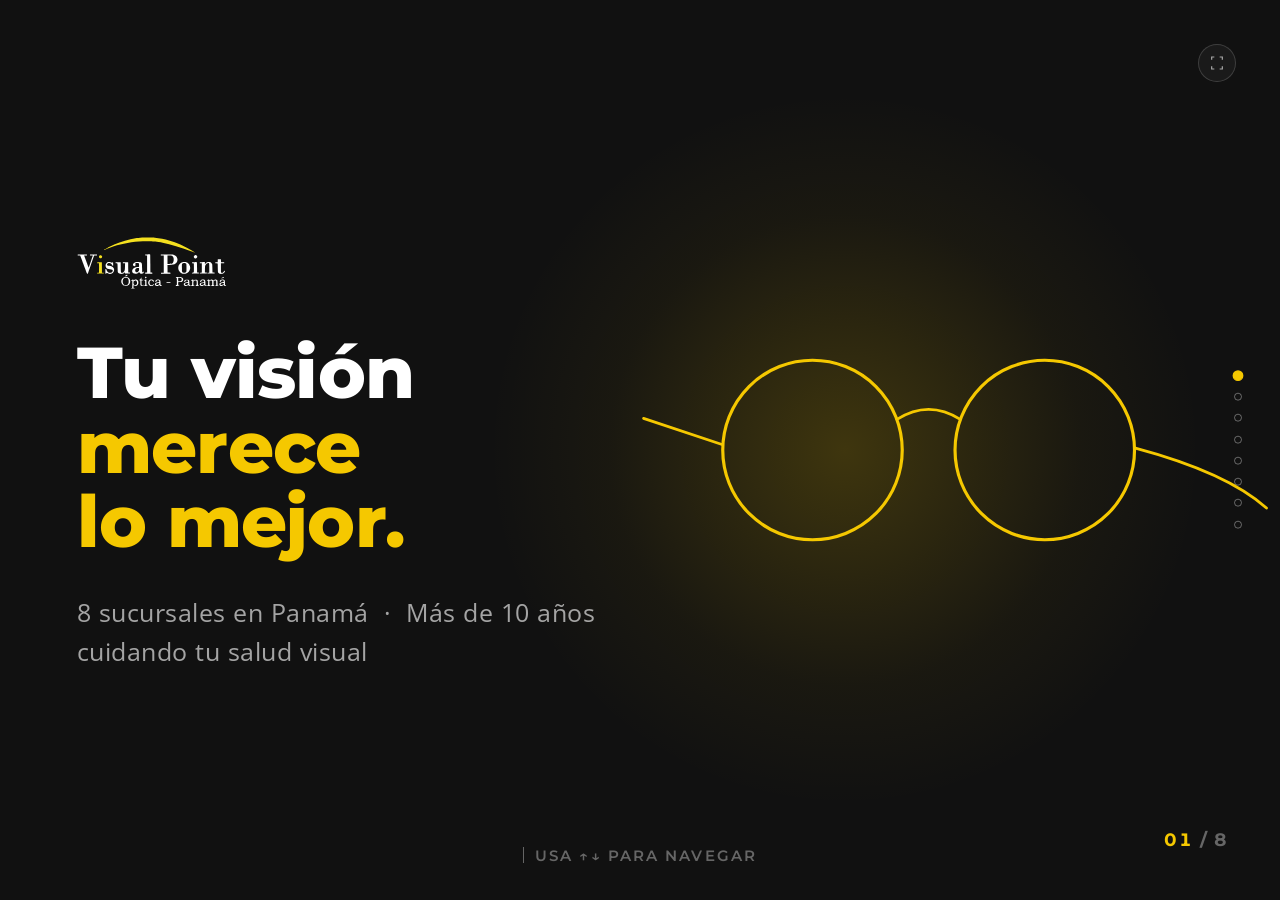
<file: presentacion-vpp.html>
<!DOCTYPE html>
<html lang="es">
<head>
<meta charset="UTF-8">
<meta name="viewport" content="width=device-width, initial-scale=1.0">
<meta name="robots" content="noindex, nofollow">
<title>Visual Point Panamá — Presentación</title>
<style>

@font-face{
  font-family:'Montserrat';
  src:url([data-uri]) format('woff2');
  font-weight:100 900;
  font-style:normal;
  font-display:swap;
}
@font-face{
  font-family:'Open Sans';
  src:url([data-uri]) format('woff2');
  font-weight:100 900;
  font-style:normal;
  font-display:swap;
}

:root{
  --ink:#111111;
  --ink-soft:#1a1a1a;
  --paper:#f7f5f0;
  --gold:#F5C800;
  --gold-dark:#C9A800;
  --gold-light:#FFD700;
  --hair: rgba(245,200,0,.22);
  --hair-soft: rgba(245,200,0,.12);
  --ash: rgba(255,255,255,.62);
  --ash-2: rgba(255,255,255,.36);
  --ash-3: rgba(255,255,255,.16);
  --font-head:'Montserrat',-apple-system,'Segoe UI',sans-serif;
  --font-body:'Open Sans',-apple-system,'Segoe UI',sans-serif;
  --ease-out: cubic-bezier(0.23, 1, 0.32, 1);
  --ease-in-out: cubic-bezier(0.77, 0, 0.175, 1);
  --content-gap: 2.5rem;
}

*{box-sizing:border-box;}
html{font-size:138%;}
html,body{margin:0;padding:0;height:100%;}
body{
  background:var(--ink);
  color:#fff;
  font-family:var(--font-body);
  -webkit-font-smoothing:antialiased;
  text-rendering:optimizeLegibility;
}
h1,h2,h3,p,ul,dl,dd,dt{margin:0;}
svg{display:block;}
::selection{background:var(--gold);color:#1a1a1a;}

/* ---------- deck / scroll snapping ---------- */
.deck{
  height:100vh;
  height:100svh;
  overflow-y:scroll;
  overflow-x:hidden;
  scroll-snap-type:y mandatory;
  scroll-behavior:smooth;
  scrollbar-width:thin;
  scrollbar-color:var(--gold-dark) rgba(255,255,255,.06);
}
.deck::-webkit-scrollbar{width:7px;}
.deck::-webkit-scrollbar-track{background:rgba(255,255,255,.05);}
.deck::-webkit-scrollbar-thumb{
  background-color:var(--gold-dark);
  border-radius:10px;
  border:1px solid rgba(17,17,17,.4);
}
.deck::-webkit-scrollbar-thumb:hover{background-color:var(--gold);}
.slide{
  position:relative;
  min-height:100vh;
  min-height:100svh;
  display:flex;
  align-items:center;
  scroll-snap-align:start;
  scroll-snap-stop:always;
  overflow:hidden;
  padding:clamp(1.75rem,6vw,6.5rem);
  isolation:isolate;
}
.slide--paper{background:var(--paper);color:var(--ink-soft);}
.slide--gold{background:linear-gradient(155deg,var(--gold) 0%,var(--gold-light) 55%,var(--gold-dark) 100%);color:#1a1a1a;}

.slide__inner{width:100%;max-width:76rem;margin:0 auto;position:relative;z-index:2;}

/* signature motion: every slide arrives the way an eye exam sharpens a lens — soft, then clear.
   this is the one throughline of the deck; everything else stays quiet around it. */
.slide__content > *{
  opacity:0;
  transform:translateY(18px);
  filter:blur(9px);
  transition:opacity .8s var(--ease-out), transform .8s var(--ease-out), filter .8s var(--ease-out);
}
.slide.is-active .slide__content > *{opacity:1;transform:translateY(0);filter:blur(0);}
.slide.is-active .slide__content > *:nth-child(1){transition-delay:.05s;}
.slide.is-active .slide__content > *:nth-child(2){transition-delay:.16s;}
.slide.is-active .slide__content > *:nth-child(3){transition-delay:.27s;}
.slide.is-active .slide__content > *:nth-child(4){transition-delay:.38s;}
.slide.is-active .slide__content > *:nth-child(5){transition-delay:.49s;}
/* nested grids (stats, pillars, branches...) stagger their own items a beat after the heading */
.slide__content .stats > *,
.slide__content .pillars > *,
.slide__content .branches > *,
.slide__content .mv-grid > *,
.slide__content .contact-grid > *{
  opacity:0;
  transform:translateY(16px) scale(.97);
  transition:opacity .6s var(--ease-out), transform .6s var(--ease-out);
}
.slide.is-active .slide__content .stats > *,
.slide.is-active .slide__content .pillars > *,
.slide.is-active .slide__content .branches > *,
.slide.is-active .slide__content .mv-grid > *,
.slide.is-active .slide__content .contact-grid > *{opacity:1;transform:translateY(0) scale(1);}
.slide.is-active .slide__content .stats > *:nth-child(1),.slide.is-active .slide__content .pillars > *:nth-child(1),.slide.is-active .slide__content .branches > *:nth-child(1),.slide.is-active .slide__content .mv-grid > *:nth-child(1),.slide.is-active .slide__content .contact-grid > *:nth-child(1){transition-delay:.42s;}
.slide.is-active .slide__content .stats > *:nth-child(2),.slide.is-active .slide__content .pillars > *:nth-child(2),.slide.is-active .slide__content .branches > *:nth-child(2),.slide.is-active .slide__content .mv-grid > *:nth-child(2),.slide.is-active .slide__content .contact-grid > *:nth-child(2){transition-delay:.5s;}
.slide.is-active .slide__content .stats > *:nth-child(3),.slide.is-active .slide__content .branches > *:nth-child(3),.slide.is-active .slide__content .contact-grid > *:nth-child(3){transition-delay:.58s;}
.slide.is-active .slide__content .stats > *:nth-child(4),.slide.is-active .slide__content .branches > *:nth-child(4),.slide.is-active .slide__content .contact-grid > *:nth-child(4){transition-delay:.66s;}
.slide.is-active .slide__content .branches > *:nth-child(5){transition-delay:.74s;}
.slide.is-active .slide__content .branches > *:nth-child(6){transition-delay:.82s;}
.slide.is-active .slide__content .branches > *:nth-child(7){transition-delay:.9s;}
.slide.is-active .slide__content .branches > *:nth-child(8){transition-delay:.98s;}

/* cover: centered hero composition */
.cover{position:relative;}
.cover::before{
  content:'';position:absolute;z-index:1;pointer-events:none;
  top:50%;left:66%;width:58vmax;height:58vmax;transform:translate(-50%,-50%);
  background:radial-gradient(circle, rgba(245,200,0,.20) 0%, rgba(245,200,0,.04) 45%, rgba(245,200,0,0) 68%);
}
.cover .slide__inner{max-width:none;width:100%;}

.cover-hero{position:relative;z-index:2;display:grid;grid-template-columns:1.05fr 1fr;align-items:center;gap:2rem;width:100%;}
.cover-hero__text{text-align:left;}
.cover-hero__logo{display:block;width:150px;height:auto;margin-bottom:1.7rem;}
.cover-headline{font-size:clamp(2.4rem,5.6vw,4.2rem) !important;line-height:1.05;margin-bottom:1.3rem;}
.cover-headline em{font-style:normal;color:var(--gold);}

/* signature entrance for the cover's text: the strongest beat of the deck-wide "focus" motif */
.cover .slide__content > *{filter:blur(18px);transform:none;transition:opacity 1.3s var(--ease-out), filter 1.3s var(--ease-out);}
.cover.is-active .slide__content > *{filter:blur(0);}
.cover .cover-hero__logo{transform:scale(.9);transition:transform 1.3s var(--ease-out), opacity 1.3s var(--ease-out), filter 1.3s var(--ease-out);}
.cover.is-active .cover-hero__logo{transform:scale(1);}

/* signature entrance for the cover's art: the frame draws itself into being, lens by lens */
.cover-hero__art{position:relative;height:clamp(180px,26vw,300px);overflow:visible;}
.hero-glasses{position:absolute;top:50%;right:-4%;width:112%;max-width:none;overflow:visible;transform:translateY(-50%);color:var(--gold);}
.hero-glasses .lens,.hero-glasses .frame-line{transition:stroke-dashoffset 1.6s var(--ease-in-out);}
.hero-glasses .lens{stroke-dasharray:560;stroke-dashoffset:560;}
.hero-glasses .frame-line{stroke-dasharray:150;stroke-dashoffset:150;}
.cover.is-active .hero-glasses .lens,.cover.is-active .hero-glasses .frame-line{stroke-dashoffset:0;}
.hero-glasses .lens:nth-child(1){transition-delay:.1s;}
.hero-glasses .lens:nth-child(2){transition-delay:.3s;}
.hero-glasses .frame-line:nth-child(3){transition-delay:.6s;}
.hero-glasses .frame-line:nth-child(4){transition-delay:.05s;}
.hero-glasses .frame-line:nth-child(5){transition-delay:.5s;}

@media (max-width:900px){
  .cover-hero{grid-template-columns:1fr;text-align:center;}
  .cover-hero__text{text-align:center;}
  .cover-hero__logo{margin-left:auto;margin-right:auto;}
  .cover-hero__art{height:180px;order:-1;}
  .hero-glasses{right:50%;transform:translate(50%,-50%);width:80%;}
}

/* ambient ring motion */
@keyframes spin{to{transform:rotate(360deg);}}
@keyframes spinrev{to{transform:rotate(-360deg);}}
.ring--spin{animation:spin 90s linear infinite;}
.ring--spin-rev{animation:spinrev 110s linear infinite;transform-origin:center;}

/* hover lift for card-like units when browsing (not presenting) — gated so a touch tap can't leave it "stuck" */
.stat,.pillar,.mv-card,.branch,.contact-item{transition:transform .35s ease;}
.icon-badge{transition:transform .35s ease, border-color .35s ease;}
@media (hover:hover) and (pointer:fine){
  .stat:hover,.pillar:hover,.mv-card:hover,.branch:hover{transform:translateY(-5px);}
  .stat:hover .icon-badge,.pillar:hover .icon-badge,.mv-card:hover .icon-badge,.branch:hover .icon-badge{transform:scale(1.08);border-color:var(--gold);}
}

/* promo badge: soft pulse to draw the eye on the climax slide */
@keyframes badgepulse{0%,100%{transform:rotate(-8deg) scale(1);}50%{transform:rotate(-8deg) scale(1.07);}}
.promo-badge-free{animation:badgepulse 2.6s ease-in-out infinite;}


/* branch cards: pin-drop entrance instead of the generic fade */
.slide__content .branches > *{transform:translateY(-14px) scale(.96);transition:opacity .55s ease, transform .6s cubic-bezier(.34,1.56,.64,1);}
.slide.is-active .slide__content .branches > *{transform:translateY(0) scale(1);}

/* eye-orb: a slow, deliberate blink to keep the "quiénes somos" graphic alive */
@keyframes blink{0%,88%,100%{transform:scaleY(1);}92%{transform:scaleY(.15);}}
.eye-orb svg{transform-origin:center;animation:blink 5s ease-in-out infinite;}

/* background gradient on the promo slide drifts subtly */
@keyframes goldshift{0%{background-position:0% 50%;}50%{background-position:100% 50%;}100%{background-position:0% 50%;}}
.slide--gold{background-size:220% 220%;animation:goldshift 16s ease-in-out infinite;}

/* floating glasses: assorted frame silhouettes drifting quietly behind every slide — the optical motif, never louder than the copy */
.bokeh{position:absolute;inset:0;z-index:1;pointer-events:none;overflow:hidden;}
.floatglass{
  position:absolute;
  aspect-ratio:60/24;
  color:rgba(245,200,0,.15);
  animation:driftrot 22s ease-in-out infinite;
}
.slide--gold .floatglass{color:rgba(26,26,26,.13);}
.floatglass svg{width:100%;height:100%;display:block;}
@keyframes driftrot{
  0%,100%{transform:translate(0,0) rotate(var(--r,0deg));}
  33%{transform:translate(-14px,10px) rotate(calc(var(--r, 0deg) + 4deg));}
  66%{transform:translate(12px,-12px) rotate(calc(var(--r, 0deg) - 4deg));}
}

/* Snellen eye-chart watermark — an optotype motif for the services slide */
.eyechart{position:absolute;z-index:1;pointer-events:none;color:var(--gold);opacity:.07;font-family:var(--font-head);font-weight:800;text-anchor:middle;}

/* ---------- decorative rings (echo of the logo's arc) ---------- */
.ring{position:absolute;border-radius:50%;pointer-events:none;z-index:1;border:1px solid var(--hair);}
.slide--paper .ring{border-color:rgba(26,26,26,.09);}
.slide--gold .ring{border-color:rgba(26,26,26,.14);}
.ring--a{width:56vmax;height:56vmax;top:-24vmax;right:-20vmax;}
.ring--b{width:38vmax;height:38vmax;bottom:-18vmax;left:-14vmax;}
.ring--c{width:70vmax;height:70vmax;top:50%;left:50%;margin:-35vmax 0 0 -35vmax;}
.ring--d{width:30vmax;height:30vmax;top:-10vmax;left:-10vmax;}
.ring--e{width:44vmax;height:44vmax;bottom:-22vmax;right:-16vmax;}

/* ---------- real brand logo (untouched original SVG asset) ---------- */
.logo-hero{display:block;width:min(72vw,420px);height:auto;margin:0 0 1.6rem;}
.logo-chip{position:fixed;left:clamp(1.1rem,4vw,2rem);top:clamp(1.1rem,4vw,1.9rem);width:120px;height:auto;z-index:20;pointer-events:none;opacity:.92;display:block;transition:opacity .5s ease, filter .4s ease;}
/* cover already carries the full logo — don't double it up with the corner mark */
body.on-cover .logo-chip{opacity:0;}
/* on the gold promo slide the logo's own gold arc would vanish — flatten it to ink so it still reads */
body.on-gold .logo-chip{filter:brightness(0);opacity:.8;}
/* the gold scrollbar would vanish on the gold promo slide — flip it dark there too */
body.on-gold .deck{scrollbar-color:var(--ink-soft) rgba(26,26,26,.18);}
body.on-gold .deck::-webkit-scrollbar-track{background:rgba(26,26,26,.14);}
body.on-gold .deck::-webkit-scrollbar-thumb{background-color:var(--ink-soft);border-color:rgba(255,255,255,.3);}

/* ---------- background watermark graphic (glasses) ---------- */
.watermark-glasses{position:absolute;z-index:1;pointer-events:none;opacity:.5;}
.watermark-glasses svg{width:100%;height:100%;}

/* ---------- type ---------- */
.eyebrow{
  font-family:var(--font-head);
  font-weight:700;
  font-size:.8rem;
  letter-spacing:.24em;
  text-transform:uppercase;
  color:var(--gold);
  margin-bottom:1.1rem;
}
.slide--paper .eyebrow{color:var(--gold-dark);}
.slide--gold .eyebrow{color:#1a1a1a;opacity:.65;}

.headline{
  font-family:var(--font-head);
  font-weight:800;
  line-height:1.04;
  letter-spacing:-.01em;
  text-wrap:balance;
  font-size:clamp(2.1rem,5.6vw,4.4rem);
  margin-bottom:1.5rem;
}
.headline em{
  font-style:normal;
  color:var(--gold);
}
.slide--gold .headline em{color:#1a1a1a;text-decoration:underline;text-decoration-color:rgba(26,26,26,.35);text-underline-offset:.1em;}

.lede{
  font-family:var(--font-body);
  font-weight:400;
  font-size:clamp(1.12rem,1.7vw,1.4rem);
  line-height:1.6;
  color:var(--ash);
  max-width:42rem;
}
.slide--paper .lede{color:#5b5650;}
.slide--gold .lede{color:rgba(26,26,26,.72);}

.counter-fixed{
  position:fixed;
  right:clamp(1.25rem,4vw,3rem);
  bottom:clamp(1.25rem,4vw,2.25rem);
  font-family:var(--font-head);
  font-weight:700;
  font-variant-numeric:tabular-nums;
  font-size:.8rem;
  letter-spacing:.08em;
  color:var(--ash-2);
  z-index:20;
  pointer-events:none;
}
.counter-fixed b{color:var(--gold);}

/* ---------- side rail (dot nav) ---------- */
.rail{
  position:fixed;
  right:clamp(1rem,3vw,1.9rem);
  top:50%;
  transform:translateY(-50%);
  z-index:30;
  display:flex;
  flex-direction:column;
  gap:.6rem;
  align-items:center;
}
.rail button{
  width:8px;height:8px;border-radius:50%;
  border:1px solid var(--ash-2);
  background:transparent;
  padding:0;cursor:pointer;
  transition:background .3s,border-color .3s,transform .3s;
}
.rail button.is-current{
  background:var(--gold);
  border-color:var(--gold);
  transform:scale(1.35);
}
.rail button:active{transform:scale(0.8);}
.rail button.is-current:active{transform:scale(1.15);}
.rail button:focus-visible{outline:2px solid var(--gold);outline-offset:3px;}

/* ---------- fullscreen toggle ---------- */
.fs-btn{
  position:fixed;
  top:clamp(1.1rem,4vw,2rem);
  right:clamp(1.1rem,4vw,2rem);
  z-index:30;
  width:38px;height:38px;
  border-radius:50%;
  border:1px solid var(--ash-3);
  background:rgba(255,255,255,.04);
  color:var(--ash);
  display:flex;align-items:center;justify-content:center;
  cursor:pointer;
  transition:border-color .25s, color .25s, background .25s, transform 160ms var(--ease-out);
}
.fs-btn:hover{border-color:var(--gold);color:var(--gold);}
.fs-btn:active{transform:scale(0.9);}
.fs-btn:focus-visible{outline:2px solid var(--gold);outline-offset:2px;}
.fs-btn svg{width:16px;height:16px;}

/* ---------- scroll hint ---------- */
.hint{
  position:fixed;
  left:50%;
  bottom:1.6rem;
  transform:translateX(-50%);
  z-index:20;
  font-family:var(--font-head);
  font-weight:600;
  font-size:.68rem;
  letter-spacing:.14em;
  text-transform:uppercase;
  color:var(--ash-2);
  display:flex;
  align-items:center;
  gap:.5rem;
  transition:opacity .6s ease;
}
.hint::before{
  content:'';
  width:1px;height:16px;
  background:var(--ash-2);
  animation:hintmove 1.6s ease-in-out infinite;
}
@keyframes hintmove{0%,100%{transform:translateY(-3px);opacity:.3;}50%{transform:translateY(3px);opacity:1;}}
body.has-navigated .hint{opacity:0;pointer-events:none;}

/* ---------- icon badges (reusable graphic unit) ---------- */
.icon-badge{
  width:3.25rem;height:3.25rem;border-radius:50%;
  border:1px solid var(--hair);
  display:flex;align-items:center;justify-content:center;
  color:var(--gold);
  margin-bottom:1.1rem;
  flex-shrink:0;
}
.icon-badge svg{width:1.5rem;height:1.5rem;stroke:currentColor;fill:none;stroke-width:1.6;stroke-linecap:round;stroke-linejoin:round;}
.slide--paper .icon-badge{border-color:rgba(26,26,26,.14);color:var(--gold-dark);}
/* two-tier scale: --sm for icon+text rows (stats, contact), --xs for the densest grid (branches) */
.icon-badge--sm{width:2.625rem;height:2.625rem;}
.icon-badge--sm svg{width:1.1875rem;height:1.1875rem;}
.icon-badge--xs{width:1.875rem;height:1.875rem;margin-bottom:0;}
.icon-badge--xs svg{width:.875rem;height:.875rem;}

/* ---------- split layout (text + graphic) ---------- */
.split{display:grid;grid-template-columns:1.25fr 1fr;gap:3rem;align-items:center;}
.split__graphic{display:flex;align-items:center;justify-content:center;}
.eye-orb{position:relative;width:min(20vw,220px);aspect-ratio:1;border-radius:50%;border:1px solid var(--hair);display:flex;align-items:center;justify-content:center;}
.eye-orb::before{content:'';position:absolute;inset:14%;border-radius:50%;border:1px solid var(--hair);}
.eye-orb svg{width:38%;height:38%;stroke:var(--gold);fill:none;stroke-width:1.3;stroke-linecap:round;stroke-linejoin:round;}

/* ---------- stat tiles ---------- */
.stats{
  display:grid;
  grid-template-columns:repeat(4,1fr);
  gap:clamp(1rem,2.6vw,1.6rem);
  margin-top:var(--content-gap);
}
.stat{border-top:1px solid var(--hair);padding-top:1.1rem;}
.stat .icon-badge{margin-bottom:.9rem;}
.stat__num{
  display:block;
  font-family:var(--font-head);
  font-weight:800;
  font-variant-numeric:tabular-nums;
  font-size:clamp(2rem,4.2vw,3.2rem);
  color:var(--gold);
  line-height:1;
}
.stat__label{
  margin-top:.55rem;
  font-size:.94rem;
  color:var(--ash);
  line-height:1.4;
}

/* ---------- pillars (servicios) ---------- */
.pillars{
  display:grid;
  grid-template-columns:repeat(3,1fr);
  gap:2.25rem;
  margin-top:var(--content-gap);
}
.pillar{border-top:1px solid var(--hair);padding-top:1.4rem;}
.pillar h3{
  font-family:var(--font-head);
  font-weight:700;
  font-size:1.22rem;
  margin-bottom:.5rem;
}
.pillar p{
  font-size:1.03rem;
  line-height:1.55;
  color:var(--ash);
}

/* ---------- mission / vision cards ---------- */
.mv-grid{display:grid;grid-template-columns:1fr 1fr;gap:2.2rem;margin-top:var(--content-gap);}
.mv-card{border-top:1px solid var(--hair);padding-top:1.3rem;}
.mv-card h3{font-family:var(--font-head);font-weight:700;font-size:1.16rem;letter-spacing:.02em;margin-bottom:.7rem;color:var(--gold);}
.mv-card p{font-size:1.08rem;line-height:1.55;color:var(--ash);}

/* ---------- sucursales: bento grid of location cards ---------- */
.branches{
  position:relative;
  display:grid;
  grid-template-columns:repeat(4,1fr);
  grid-auto-rows:1fr;
  gap:1.1rem 1.2rem;
  margin-top:var(--content-gap);
}
.branch{
  position:relative;
  background:rgba(245,200,0,.045);
  border:1px solid var(--hair);
  border-left:3px solid var(--gold);
  border-radius:10px;
  padding:1rem 1.1rem 1.1rem;
  overflow:hidden;
}
.branch__num{
  position:absolute;top:.3rem;right:.7rem;
  font-family:var(--font-head);font-weight:800;
  font-size:2.1rem;line-height:1;
  color:rgba(245,200,0,.13);
  font-variant-numeric:tabular-nums;
  pointer-events:none;
}
.branch__head{position:relative;z-index:1;display:flex;align-items:center;gap:.6rem;margin-bottom:.5rem;}
.branch__head .icon-badge{margin-bottom:0;}
.branch h4{
  position:relative;z-index:1;
  font-family:var(--font-head);
  font-weight:700;
  font-size:1rem;
  line-height:1.3;
}
.branch p{position:relative;z-index:1;font-size:.86rem;color:var(--ash);line-height:1.4;}

/* Albrook: the two entrances live together in one grouped card so they can never be confused for separate malls */
.branch--group{grid-column:span 2;background:rgba(245,200,0,.07);}
.branch--group .branch__group-title{
  position:relative;z-index:1;
  display:flex;align-items:center;gap:.6rem;
  font-family:var(--font-head);font-weight:700;font-size:1.04rem;color:#fff;
  margin-bottom:.8rem;
}
.branch--group .branch__group-title .icon-badge{margin-bottom:0;}
.branch__sub-wrap{position:relative;z-index:1;display:grid;grid-template-columns:1fr 1fr;gap:1rem;padding-top:.65rem;border-top:1px dashed var(--hair);}
.branch__sub h5{font-family:var(--font-head);font-weight:700;font-size:.92rem;color:var(--gold);margin-bottom:.2rem;}
.branch__sub p{font-size:.85rem;color:var(--ash);line-height:1.4;}

/* a quiet dashed route threading the cards together — "siempre cerca de ti" */
.route-line{position:absolute;z-index:0;top:-1.4rem;left:0;width:100%;height:2.4rem;color:rgba(245,200,0,.28);pointer-events:none;}

/* ---------- promo slide ---------- */
.promo-layout{display:grid;grid-template-columns:1.2fr 1fr;gap:2.5rem;align-items:center;}
.promo-frames{width:100%;max-width:340px;color:#1a1a1a;}
.promo-badge-free{
  position:absolute;
  font-family:var(--font-head);font-weight:800;font-size:.85rem;letter-spacing:.06em;
  background:#1a1a1a;color:var(--gold);
  padding:.5rem 1rem;border-radius:100px;
  transform:rotate(-8deg);
}
.promo-sub{
  font-family:var(--font-body);
  font-size:1.05rem;
  color:rgba(26,26,26,.72);
  margin-top:1.25rem;
  max-width:34rem;
}

/* ---------- contacto (cierre) ---------- */
.slogan-badge{
  display:inline-block;
  font-family:var(--font-head);
  font-weight:700;
  font-size:.86rem;
  letter-spacing:.13em;
  text-transform:uppercase;
  color:var(--gold);
  border:1px solid var(--hair);
  border-radius:100px;
  padding:.55rem 1.3rem;
}
.contact-grid{
  display:grid;
  grid-template-columns:repeat(2,1fr);
  gap:1.5rem 2.5rem;
  margin-top:var(--content-gap);
  max-width:40rem;
}
.contact-item{display:flex;gap:.85rem;align-items:flex-start;}
.contact-item .icon-badge{margin-bottom:0;}
.contact-item dt{
  font-family:var(--font-head);
  font-weight:700;
  font-size:.74rem;
  letter-spacing:.12em;
  text-transform:uppercase;
  color:var(--gold);
  margin-bottom:.3rem;
}
.contact-item dd{
  margin:0;
  font-size:1.03rem;
  color:#fff;
  line-height:1.45;
}
.thanks{
  font-family:var(--font-head);
  font-weight:800;
  font-size:clamp(2.4rem,6.4vw,4.6rem);
  letter-spacing:-.01em;
  margin-top:2rem;
  color:var(--gold);
}

/* ---------- responsive ---------- */
@media (max-width:900px){
  .split{grid-template-columns:1fr;}
  .split__graphic{order:-1;}
  .stats{grid-template-columns:repeat(2,1fr);}
  .pillars{grid-template-columns:1fr;gap:1.6rem;}
  .branches{grid-template-columns:repeat(2,1fr);}
  .mv-grid{grid-template-columns:1fr;}
  .contact-grid{grid-template-columns:1fr;}
  .promo-layout{grid-template-columns:1fr;}
  .rail{display:none;}
}
@media (max-width:520px){
  .branches{grid-template-columns:1fr 1fr;}
  .stats{grid-template-columns:1fr 1fr;}
  .branch__sub-wrap{grid-template-columns:1fr;}
}

/* ---------- reduced motion: gentler, not zero — keep the fade, drop the movement ---------- */
@media (prefers-reduced-motion:reduce){
  .deck{scroll-behavior:auto;}
  /* ambient/looping motion (spin, drift, pulse, blink) carries no meaning — cut it entirely */
  *,*::before,*::after{animation:none !important;}
  /* entrances: keep a short opacity fade for comprehension, drop the slide/blur/draw movement */
  .slide__content > *,
  .slide__content .stats > *,.slide__content .pillars > *,.slide__content .branches > *,
  .slide__content .mv-grid > *,.slide__content .contact-grid > *,
  .cover .slide__content > *,.cover .cover-hero__logo,
  .hero-glasses .lens,.hero-glasses .frame-line{
    transition:opacity .25s ease !important;
    transform:none !important;
    filter:none !important;
    stroke-dashoffset:0 !important;
  }
}

/* ---------- print: real slide dimensions, no page margins ---------- */
@page{size:13.333in 7.5in;margin:0;}
@media print{
  html,body{margin:0;padding:0;}
  *{-webkit-print-color-adjust:exact;print-color-adjust:exact;}
  .rail,.fs-btn,.hint,.counter-fixed,.logo-chip{display:none !important;}
  .deck{height:auto;overflow:visible;}
  .slide{
    width:13.333in;height:7.5in;min-height:7.5in;
    padding:.55in .9in;
    page-break-after:always;
    break-after:page;
    overflow:hidden;
  }
  /* the branches grid is the tallest slide — tighten it so all 8 cards fit the fixed page height */
  .route-line{display:none;}
  .branches{margin-top:1.2rem !important;gap:.6rem .8rem !important;}
  .branch{padding:.65rem .75rem .7rem !important;}
  .branch__head{margin-bottom:.25rem !important;}
  .branch--group .branch__group-title{margin-bottom:.4rem !important;}
  .branch__sub-wrap{padding-top:.4rem !important;}
  /* printed pages never scroll, so the scroll-triggered reveal never fires — force every
     entrance animation to its resolved end state instead of leaving content invisible */
  .slide__content,
  .slide__content > *,
  .slide__content .stats > *,.slide__content .pillars > *,.slide__content .branches > *,
  .slide__content .mv-grid > *,.slide__content .contact-grid > *,
  .cover .slide__content > *,.cover .cover-hero__logo,
  .hero-glasses .lens,.hero-glasses .frame-line{
    opacity:1 !important;
    transform:none !important;
    filter:none !important;
    stroke-dashoffset:0 !important;
  }
}
</style>
</head>
<body>

<!-- real brand logo, small, persistent -->
<img class="logo-chip" src="[data-uri]" alt="Visual Point Panama">

<div class="counter-fixed"><b id="counterCurrent">01</b> / 8</div>
<button class="fs-btn" id="fsBtn" aria-label="Pantalla completa" title="Pantalla completa (tecla F)">
  <svg viewBox="0 0 24 24" fill="none" stroke="currentColor" stroke-width="1.8"><path d="M8 3H4v4M16 3h4v4M8 21H4v-4M16 21h4v-4"/></svg>
</button>
<nav class="rail" id="rail" aria-label="Navegación de diapositivas"></nav>
<p class="hint" id="hint">Usa &uarr;&darr; para navegar</p>

<main class="deck" id="deck">

  <!-- 01 — PORTADA -->
  <section class="slide cover" data-title="Portada">
    <div class="cover-hero">
      <div class="cover-hero__text slide__content">
        <img class="cover-hero__logo" src="[data-uri]" alt="Visual Point Panama">
        <h1 class="headline cover-headline">Tu visión <em>merece lo mejor.</em></h1>
        <p class="lede" style="letter-spacing:.02em;">8 sucursales en Panamá &nbsp;&middot;&nbsp; Más de 10 años cuidando tu salud visual</p>
      </div>
      <div class="cover-hero__art" aria-hidden="true">
        <svg class="hero-glasses" viewBox="0 0 560 260" xmlns="http://www.w3.org/2000/svg">
          <circle class="lens" cx="170" cy="130" r="85" fill="none" stroke="currentColor" stroke-width="3"/>
          <circle class="lens" cx="390" cy="130" r="85" fill="none" stroke="currentColor" stroke-width="3"/>
          <path class="frame-line" d="M250 101 Q280 82 310 101" fill="none" stroke="currentColor" stroke-width="2.6" stroke-linecap="round"/>
          <path class="frame-line" d="M85 125 L10 100" fill="none" stroke="currentColor" stroke-width="2.6" stroke-linecap="round"/>
          <path class="frame-line" d="M475 128C520 140 570 158 600 185" fill="none" stroke="currentColor" stroke-width="2.6" stroke-linecap="round"/>
        </svg>
      </div>
    </div>
  </section>

  <!-- 02 — QUIÉNES SOMOS -->
  <section class="slide" data-title="Quiénes somos">
    <div class="ring ring--d ring--spin"></div>
    <div class="bokeh" aria-hidden="true">
      <div class="floatglass" style="width:88px;top:12%;left:82%;--r:-10deg;animation-delay:0s;">
        <svg viewBox="0 0 60 24"><circle cx="15" cy="12" r="9" fill="none" stroke="currentColor" stroke-width="1.6"/><circle cx="45" cy="12" r="9" fill="none" stroke="currentColor" stroke-width="1.6"/><path d="M24 11c2-3 10-3 12 0" fill="none" stroke="currentColor" stroke-width="1.6"/><path d="M6 10L0 8M54 10l6-2" fill="none" stroke="currentColor" stroke-width="1.6"/></svg>
      </div>
      <div class="floatglass" style="width:58px;top:72%;left:6%;--r:14deg;animation-delay:3s;">
        <svg viewBox="0 0 60 24"><rect x="6" y="5" width="18" height="14" rx="4" fill="none" stroke="currentColor" stroke-width="1.6"/><rect x="36" y="5" width="18" height="14" rx="4" fill="none" stroke="currentColor" stroke-width="1.6"/><path d="M24 10h12" stroke="currentColor" stroke-width="1.6"/><path d="M6 9L0 7M54 9l6-2" stroke="currentColor" stroke-width="1.6"/></svg>
      </div>
      <div class="floatglass" style="width:42px;top:28%;left:20%;--r:-6deg;animation-delay:6s;">
        <svg viewBox="0 0 60 24"><path d="M6 15c0-6 4-9 10-9 5 0 8 3 8 8 0 4-3 6-8 6-6 0-10-2-10-5z" fill="none" stroke="currentColor" stroke-width="1.6"/><path d="M36 15c0-6 4-9 10-9 5 0 8 3 8 8 0 4-3 6-8 6-6 0-10-2-10-5z" fill="none" stroke="currentColor" stroke-width="1.6"/><path d="M24 9h12" stroke="currentColor" stroke-width="1.6"/><path d="M6 8L0 5M54 8l6-3" stroke="currentColor" stroke-width="1.6"/></svg>
      </div>
      <div class="floatglass" style="width:74px;top:80%;left:58%;--r:8deg;animation-delay:1.4s;">
        <svg viewBox="0 0 60 24"><path d="M15 4l9 4v9l-9 5-9-5V8z" fill="none" stroke="currentColor" stroke-width="1.6"/><path d="M45 4l9 4v9l-9 5-9-5V8z" fill="none" stroke="currentColor" stroke-width="1.6"/><path d="M24 10h12" stroke="currentColor" stroke-width="1.6"/><path d="M6 8L0 6M54 8l6-2" stroke="currentColor" stroke-width="1.6"/></svg>
      </div>
    </div>
    <div class="slide__inner">
      <div class="slide__content split">
        <div>
          <p class="eyebrow">Quiénes somos</p>
          <h2 class="headline">Una cadena panameña dedicada a <em>tu salud visual.</em></h2>
          <p class="lede">
            Ópticas Visual Point Panamá ofrece exámenes visuales, tecnología de punta en cristales
            y una selección curada de aros de las mejores marcas — con la misma calidad y calidez
            en cada una de nuestras sucursales.
          </p>
        </div>
        <div class="split__graphic">
          <div class="eye-orb">
            <svg viewBox="0 0 24 24"><path d="M2 12s3.6-6 10-6 10 6 10 6-3.6 6-10 6-10-6-10-6z"/><circle cx="12" cy="12" r="2.7"/></svg>
          </div>
        </div>
      </div>
    </div>
  </section>

  <!-- 03 — MISIÓN Y VISIÓN -->
  <section class="slide" data-title="Misión y visión">
    <div class="ring ring--e ring--spin-rev"></div>
    <div class="bokeh" aria-hidden="true">
      <div class="floatglass" style="width:88px;top:12%;left:82%;--r:-10deg;animation-delay:0s;">
        <svg viewBox="0 0 60 24"><circle cx="15" cy="12" r="9" fill="none" stroke="currentColor" stroke-width="1.6"/><circle cx="45" cy="12" r="9" fill="none" stroke="currentColor" stroke-width="1.6"/><path d="M24 11c2-3 10-3 12 0" fill="none" stroke="currentColor" stroke-width="1.6"/><path d="M6 10L0 8M54 10l6-2" fill="none" stroke="currentColor" stroke-width="1.6"/></svg>
      </div>
      <div class="floatglass" style="width:58px;top:72%;left:6%;--r:14deg;animation-delay:3s;">
        <svg viewBox="0 0 60 24"><rect x="6" y="5" width="18" height="14" rx="4" fill="none" stroke="currentColor" stroke-width="1.6"/><rect x="36" y="5" width="18" height="14" rx="4" fill="none" stroke="currentColor" stroke-width="1.6"/><path d="M24 10h12" stroke="currentColor" stroke-width="1.6"/><path d="M6 9L0 7M54 9l6-2" stroke="currentColor" stroke-width="1.6"/></svg>
      </div>
      <div class="floatglass" style="width:42px;top:28%;left:20%;--r:-6deg;animation-delay:6s;">
        <svg viewBox="0 0 60 24"><path d="M6 15c0-6 4-9 10-9 5 0 8 3 8 8 0 4-3 6-8 6-6 0-10-2-10-5z" fill="none" stroke="currentColor" stroke-width="1.6"/><path d="M36 15c0-6 4-9 10-9 5 0 8 3 8 8 0 4-3 6-8 6-6 0-10-2-10-5z" fill="none" stroke="currentColor" stroke-width="1.6"/><path d="M24 9h12" stroke="currentColor" stroke-width="1.6"/><path d="M6 8L0 5M54 8l6-3" stroke="currentColor" stroke-width="1.6"/></svg>
      </div>
      <div class="floatglass" style="width:74px;top:80%;left:58%;--r:8deg;animation-delay:1.4s;">
        <svg viewBox="0 0 60 24"><path d="M15 4l9 4v9l-9 5-9-5V8z" fill="none" stroke="currentColor" stroke-width="1.6"/><path d="M45 4l9 4v9l-9 5-9-5V8z" fill="none" stroke="currentColor" stroke-width="1.6"/><path d="M24 10h12" stroke="currentColor" stroke-width="1.6"/><path d="M6 8L0 6M54 8l6-2" stroke="currentColor" stroke-width="1.6"/></svg>
      </div>
    </div>
    <div class="slide__inner">
      <div class="slide__content">
        <p class="eyebrow">Misión y visión</p>
        <h2 class="headline" style="font-size:clamp(1.8rem,4vw,2.9rem);">Lo que nos mueve, lo que perseguimos.</h2>
        <div class="mv-grid">
          <div class="mv-card">
            <div class="icon-badge"><svg viewBox="0 0 24 24"><path d="M12 3l7 3v6c0 4.5-3 7.5-7 9-4-1.5-7-4.5-7-9V6z"/><path d="M9 12l2 2 4-4"/></svg></div>
            <h3>Misión</h3>
            <p>Nuestro compromiso es garantizar el cumplimiento de los procesos y protocolos, ofreciendo un liderazgo ético que garantice un servicio visual de la más alta calidad, mediante un equipo humano altamente calificado y profesionales idóneos.</p>
          </div>
          <div class="mv-card">
            <div class="icon-badge"><svg viewBox="0 0 24 24"><circle cx="12" cy="9" r="5.5"/><path d="M9 13.5L7 21l5-3 5 3-2-7.5"/></svg></div>
            <h3>Visión</h3>
            <p>Ser la mejor cadena de ópticas, reconocida por la atención y mejor servicio en Panamá, con el fin de brindar a nuestros clientes una experiencia inolvidable en cada una de sus visitas.</p>
          </div>
        </div>
      </div>
    </div>
  </section>

  <!-- 04 — POR QUÉ ELEGIRNOS -->
  <section class="slide" data-title="Por qué elegirnos">
    <div class="ring ring--a ring--spin"></div>
    <div class="bokeh" aria-hidden="true">
      <div class="floatglass" style="width:88px;top:12%;left:82%;--r:-10deg;animation-delay:0s;">
        <svg viewBox="0 0 60 24"><circle cx="15" cy="12" r="9" fill="none" stroke="currentColor" stroke-width="1.6"/><circle cx="45" cy="12" r="9" fill="none" stroke="currentColor" stroke-width="1.6"/><path d="M24 11c2-3 10-3 12 0" fill="none" stroke="currentColor" stroke-width="1.6"/><path d="M6 10L0 8M54 10l6-2" fill="none" stroke="currentColor" stroke-width="1.6"/></svg>
      </div>
      <div class="floatglass" style="width:58px;top:72%;left:6%;--r:14deg;animation-delay:3s;">
        <svg viewBox="0 0 60 24"><rect x="6" y="5" width="18" height="14" rx="4" fill="none" stroke="currentColor" stroke-width="1.6"/><rect x="36" y="5" width="18" height="14" rx="4" fill="none" stroke="currentColor" stroke-width="1.6"/><path d="M24 10h12" stroke="currentColor" stroke-width="1.6"/><path d="M6 9L0 7M54 9l6-2" stroke="currentColor" stroke-width="1.6"/></svg>
      </div>
      <div class="floatglass" style="width:42px;top:28%;left:20%;--r:-6deg;animation-delay:6s;">
        <svg viewBox="0 0 60 24"><path d="M6 15c0-6 4-9 10-9 5 0 8 3 8 8 0 4-3 6-8 6-6 0-10-2-10-5z" fill="none" stroke="currentColor" stroke-width="1.6"/><path d="M36 15c0-6 4-9 10-9 5 0 8 3 8 8 0 4-3 6-8 6-6 0-10-2-10-5z" fill="none" stroke="currentColor" stroke-width="1.6"/><path d="M24 9h12" stroke="currentColor" stroke-width="1.6"/><path d="M6 8L0 5M54 8l6-3" stroke="currentColor" stroke-width="1.6"/></svg>
      </div>
      <div class="floatglass" style="width:74px;top:80%;left:58%;--r:8deg;animation-delay:1.4s;">
        <svg viewBox="0 0 60 24"><path d="M15 4l9 4v9l-9 5-9-5V8z" fill="none" stroke="currentColor" stroke-width="1.6"/><path d="M45 4l9 4v9l-9 5-9-5V8z" fill="none" stroke="currentColor" stroke-width="1.6"/><path d="M24 10h12" stroke="currentColor" stroke-width="1.6"/><path d="M6 8L0 6M54 8l6-2" stroke="currentColor" stroke-width="1.6"/></svg>
      </div>
    </div>
    <div class="slide__inner">
      <div class="slide__content">
        <p class="eyebrow">Por qué elegirnos</p>
        <h2 class="headline">Resultados que hablan por sí solos.</h2>
        <div class="stats">
          <div class="stat">
            <div class="icon-badge icon-badge--sm"><svg viewBox="0 0 24 24"><path d="M12 22s7-7.5 7-13a7 7 0 10-14 0c0 5.5 7 13 7 13z"/><circle cx="12" cy="9" r="2.3"/></svg></div>
            <span class="stat__num" data-target="8" data-suffix="">8</span><span class="stat__label">Sucursales<br>en Panamá</span>
          </div>
          <div class="stat">
            <div class="icon-badge icon-badge--sm"><svg viewBox="0 0 24 24"><rect x="3" y="5" width="18" height="16" rx="2"/><path d="M3 9h18M8 3v4M16 3v4"/></svg></div>
            <span class="stat__num" data-target="10" data-suffix="+">10+</span><span class="stat__label">Años de<br>trayectoria</span>
          </div>
          <div class="stat">
            <div class="icon-badge icon-badge--sm"><svg viewBox="0 0 24 24"><circle cx="9" cy="8" r="3"/><path d="M3 20c0-3.3 2.7-6 6-6s6 2.7 6 6"/><circle cx="17" cy="9" r="2.3"/><path d="M15.6 14.2c2.5.4 4.4 2.6 4.4 5.3"/></svg></div>
            <span class="stat__num" data-target="50" data-suffix="k+">50k+</span><span class="stat__label">Clientes<br>atendidos</span>
          </div>
          <div class="stat">
            <div class="icon-badge icon-badge--sm"><svg viewBox="0 0 24 24"><path d="M12 3l2.6 5.9 6.4.6-4.8 4.3 1.4 6.3L12 17l-5.6 3.1 1.4-6.3L3 9.5l6.4-.6z"/></svg></div>
            <span class="stat__num" data-target="4.9" data-suffix="">4.9</span><span class="stat__label">Calificación<br>en Google</span>
          </div>
        </div>
      </div>
    </div>
  </section>

  <!-- 05 — SERVICIOS -->
  <section class="slide" data-title="Servicios">
    <div class="ring ring--b ring--spin-rev"></div>
    <div class="bokeh" aria-hidden="true">
      <div class="floatglass" style="width:88px;top:12%;left:82%;--r:-10deg;animation-delay:0s;">
        <svg viewBox="0 0 60 24"><circle cx="15" cy="12" r="9" fill="none" stroke="currentColor" stroke-width="1.6"/><circle cx="45" cy="12" r="9" fill="none" stroke="currentColor" stroke-width="1.6"/><path d="M24 11c2-3 10-3 12 0" fill="none" stroke="currentColor" stroke-width="1.6"/><path d="M6 10L0 8M54 10l6-2" fill="none" stroke="currentColor" stroke-width="1.6"/></svg>
      </div>
      <div class="floatglass" style="width:58px;top:72%;left:6%;--r:14deg;animation-delay:3s;">
        <svg viewBox="0 0 60 24"><rect x="6" y="5" width="18" height="14" rx="4" fill="none" stroke="currentColor" stroke-width="1.6"/><rect x="36" y="5" width="18" height="14" rx="4" fill="none" stroke="currentColor" stroke-width="1.6"/><path d="M24 10h12" stroke="currentColor" stroke-width="1.6"/><path d="M6 9L0 7M54 9l6-2" stroke="currentColor" stroke-width="1.6"/></svg>
      </div>
      <div class="floatglass" style="width:42px;top:28%;left:20%;--r:-6deg;animation-delay:6s;">
        <svg viewBox="0 0 60 24"><path d="M6 15c0-6 4-9 10-9 5 0 8 3 8 8 0 4-3 6-8 6-6 0-10-2-10-5z" fill="none" stroke="currentColor" stroke-width="1.6"/><path d="M36 15c0-6 4-9 10-9 5 0 8 3 8 8 0 4-3 6-8 6-6 0-10-2-10-5z" fill="none" stroke="currentColor" stroke-width="1.6"/><path d="M24 9h12" stroke="currentColor" stroke-width="1.6"/><path d="M6 8L0 5M54 8l6-3" stroke="currentColor" stroke-width="1.6"/></svg>
      </div>
      <div class="floatglass" style="width:74px;top:80%;left:58%;--r:8deg;animation-delay:1.4s;">
        <svg viewBox="0 0 60 24"><path d="M15 4l9 4v9l-9 5-9-5V8z" fill="none" stroke="currentColor" stroke-width="1.6"/><path d="M45 4l9 4v9l-9 5-9-5V8z" fill="none" stroke="currentColor" stroke-width="1.6"/><path d="M24 10h12" stroke="currentColor" stroke-width="1.6"/><path d="M6 8L0 6M54 8l6-2" stroke="currentColor" stroke-width="1.6"/></svg>
      </div>
    </div>
    <svg class="eyechart" viewBox="0 0 400 260" preserveAspectRatio="xMidYMid meet" style="right:-2%;bottom:-4%;width:min(34vw,360px);height:auto;" aria-hidden="true">
      <text x="200" y="60" font-size="90">E</text>
      <text x="200" y="110" font-size="46">F P</text>
      <text x="200" y="150" font-size="32">T O Z</text>
      <text x="200" y="182" font-size="24">L P E D</text>
      <text x="200" y="208" font-size="18">P E C F D</text>
      <text x="200" y="230" font-size="14">E D F C Z P</text>
    </svg>
    <div class="slide__inner">
      <div class="slide__content">
        <p class="eyebrow">Servicios</p>
        <h2 class="headline">Todo lo que tu visión necesita.</h2>
        <div class="pillars">
          <div class="pillar">
            <div class="icon-badge"><svg viewBox="0 0 24 24"><path d="M2 12s3.6-6 10-6 10 6 10 6-3.6 6-10 6-10-6-10-6z"/><circle cx="12" cy="12" r="2.6"/></svg></div>
            <h3>Exámenes Visuales</h3>
            <p>Optometristas certificados y equipos de última generación para una prescripción exacta.</p>
          </div>
          <div class="pillar">
            <div class="icon-badge"><svg viewBox="0 0 24 24"><circle cx="12" cy="12" r="8.5"/><circle cx="12" cy="12" r="4"/></svg></div>
            <h3>Tecnología en Cristales</h3>
            <p>Antirreflejo, progresivos, Blue Cut, fotocromáticos y alta definición.</p>
          </div>
          <div class="pillar">
            <div class="icon-badge"><svg viewBox="0 0 24 24"><circle cx="8" cy="12" r="5"/><circle cx="16" cy="12" r="5"/><path d="M3 11h1M20 11h1M13 12h-2"/></svg></div>
            <h3>Aros y Lentes</h3>
            <p>Marcas internacionales, lentes de contacto y accesorios para cada estilo.</p>
          </div>
        </div>
      </div>
    </div>
  </section>

  <!-- 06 — SUCURSALES -->
  <section class="slide" data-title="Nuestras 8 sucursales">
    <div class="ring ring--e ring--spin"></div>
    <div class="bokeh" aria-hidden="true">
      <div class="floatglass" style="width:88px;top:12%;left:82%;--r:-10deg;animation-delay:0s;">
        <svg viewBox="0 0 60 24"><circle cx="15" cy="12" r="9" fill="none" stroke="currentColor" stroke-width="1.6"/><circle cx="45" cy="12" r="9" fill="none" stroke="currentColor" stroke-width="1.6"/><path d="M24 11c2-3 10-3 12 0" fill="none" stroke="currentColor" stroke-width="1.6"/><path d="M6 10L0 8M54 10l6-2" fill="none" stroke="currentColor" stroke-width="1.6"/></svg>
      </div>
      <div class="floatglass" style="width:58px;top:72%;left:6%;--r:14deg;animation-delay:3s;">
        <svg viewBox="0 0 60 24"><rect x="6" y="5" width="18" height="14" rx="4" fill="none" stroke="currentColor" stroke-width="1.6"/><rect x="36" y="5" width="18" height="14" rx="4" fill="none" stroke="currentColor" stroke-width="1.6"/><path d="M24 10h12" stroke="currentColor" stroke-width="1.6"/><path d="M6 9L0 7M54 9l6-2" stroke="currentColor" stroke-width="1.6"/></svg>
      </div>
      <div class="floatglass" style="width:42px;top:28%;left:20%;--r:-6deg;animation-delay:6s;">
        <svg viewBox="0 0 60 24"><path d="M6 15c0-6 4-9 10-9 5 0 8 3 8 8 0 4-3 6-8 6-6 0-10-2-10-5z" fill="none" stroke="currentColor" stroke-width="1.6"/><path d="M36 15c0-6 4-9 10-9 5 0 8 3 8 8 0 4-3 6-8 6-6 0-10-2-10-5z" fill="none" stroke="currentColor" stroke-width="1.6"/><path d="M24 9h12" stroke="currentColor" stroke-width="1.6"/><path d="M6 8L0 5M54 8l6-3" stroke="currentColor" stroke-width="1.6"/></svg>
      </div>
      <div class="floatglass" style="width:74px;top:80%;left:58%;--r:8deg;animation-delay:1.4s;">
        <svg viewBox="0 0 60 24"><path d="M15 4l9 4v9l-9 5-9-5V8z" fill="none" stroke="currentColor" stroke-width="1.6"/><path d="M45 4l9 4v9l-9 5-9-5V8z" fill="none" stroke="currentColor" stroke-width="1.6"/><path d="M24 10h12" stroke="currentColor" stroke-width="1.6"/><path d="M6 8L0 6M54 8l6-2" stroke="currentColor" stroke-width="1.6"/></svg>
      </div>
    </div>
    <div class="slide__inner">
      <div class="slide__content">
        <p class="eyebrow">Nuestras 8 sucursales</p>
        <h2 class="headline" style="font-size:clamp(1.9rem,4.4vw,3.2rem);">Siempre cerca de ti.</h2>
        <div class="branches">
          <svg class="route-line" viewBox="0 0 400 40" preserveAspectRatio="none" aria-hidden="true">
            <path d="M0 20 C50 5,100 35,150 20 S250 5,300 20 S380 35,400 20" fill="none" stroke="currentColor" stroke-width="2" stroke-dasharray="1 10" stroke-linecap="round"/>
          </svg>
          <div class="branch"><span class="branch__num">01</span><div class="branch__head"><div class="icon-badge icon-badge--xs"><svg viewBox="0 0 24 24" stroke-linecap="round" stroke-linejoin="round"><path d="M12 22s7-7.5 7-13a7 7 0 10-14 0c0 5.5 7 13 7 13z"/><circle cx="12" cy="9" r="2.3"/></svg></div><h4>Súpercentro El Dorado</h4></div><p>Piso 1, frente a las escaleras del cine</p></div>
          <div class="branch"><span class="branch__num">02</span><div class="branch__head"><div class="icon-badge icon-badge--xs"><svg viewBox="0 0 24 24" stroke-linecap="round" stroke-linejoin="round"><path d="M12 22s7-7.5 7-13a7 7 0 10-14 0c0 5.5 7 13 7 13z"/><circle cx="12" cy="9" r="2.3"/></svg></div><h4>Altaplaza Mall</h4></div><p>Planta baja, entre Swarovski y Félix</p></div>
          <div class="branch branch--group">
            <div class="branch__group-title"><div class="icon-badge icon-badge--xs"><svg viewBox="0 0 24 24" stroke-linecap="round" stroke-linejoin="round"><path d="M12 22s7-7.5 7-13a7 7 0 10-14 0c0 5.5 7 13 7 13z"/><circle cx="12" cy="9" r="2.3"/></svg></div>Albrook Mall <span style="color:var(--ash);font-weight:400;font-size:.78rem;">— 2 entradas, un mismo mall</span></div>
            <div class="branch__sub-wrap">
              <div class="branch__sub"><h5>03 · Pasillo Central</h5><p>Frente a Zara, planta superior</p></div>
              <div class="branch__sub"><h5>04 · Pasillo Dinosaurio</h5><p>Pasillo del Dinosaurio</p></div>
            </div>
          </div>
          <div class="branch"><span class="branch__num">05</span><div class="branch__head"><div class="icon-badge icon-badge--xs"><svg viewBox="0 0 24 24" stroke-linecap="round" stroke-linejoin="round"><path d="M12 22s7-7.5 7-13a7 7 0 10-14 0c0 5.5 7 13 7 13z"/><circle cx="12" cy="9" r="2.3"/></svg></div><h4>Los Pueblos</h4></div><p>Entre Súper 99 y Credichips</p></div>
          <div class="branch"><span class="branch__num">06</span><div class="branch__head"><div class="icon-badge icon-badge--xs"><svg viewBox="0 0 24 24" stroke-linecap="round" stroke-linejoin="round"><path d="M12 22s7-7.5 7-13a7 7 0 10-14 0c0 5.5 7 13 7 13z"/><circle cx="12" cy="9" r="2.3"/></svg></div><h4>Costa Verde</h4></div><p>Entre Do It y Banco General</p></div>
          <div class="branch"><span class="branch__num">07</span><div class="branch__head"><div class="icon-badge icon-badge--xs"><svg viewBox="0 0 24 24" stroke-linecap="round" stroke-linejoin="round"><path d="M12 22s7-7.5 7-13a7 7 0 10-14 0c0 5.5 7 13 7 13z"/><circle cx="12" cy="9" r="2.3"/></svg></div><h4>Los Andes</h4></div><p>Frente a la salida del metro</p></div>
          <div class="branch"><span class="branch__num">08</span><div class="branch__head"><div class="icon-badge icon-badge--xs"><svg viewBox="0 0 24 24" stroke-linecap="round" stroke-linejoin="round"><path d="M12 22s7-7.5 7-13a7 7 0 10-14 0c0 5.5 7 13 7 13z"/><circle cx="12" cy="9" r="2.3"/></svg></div><h4>David, Chiriquí</h4></div><p>Junto al Hotel Ciudad de David</p></div>
        </div>
      </div>
    </div>
  </section>

  <!-- 07 — LA PROMOCIÓN (climax) -->
  <section class="slide slide--gold" data-title="La promoción">
    <div class="ring ring--a ring--spin"></div><div class="ring ring--b ring--spin-rev"></div>
    <div class="bokeh" aria-hidden="true">
      <div class="floatglass" style="width:88px;top:12%;left:82%;--r:-10deg;animation-delay:0s;">
        <svg viewBox="0 0 60 24"><circle cx="15" cy="12" r="9" fill="none" stroke="currentColor" stroke-width="1.6"/><circle cx="45" cy="12" r="9" fill="none" stroke="currentColor" stroke-width="1.6"/><path d="M24 11c2-3 10-3 12 0" fill="none" stroke="currentColor" stroke-width="1.6"/><path d="M6 10L0 8M54 10l6-2" fill="none" stroke="currentColor" stroke-width="1.6"/></svg>
      </div>
      <div class="floatglass" style="width:58px;top:72%;left:6%;--r:14deg;animation-delay:3s;">
        <svg viewBox="0 0 60 24"><rect x="6" y="5" width="18" height="14" rx="4" fill="none" stroke="currentColor" stroke-width="1.6"/><rect x="36" y="5" width="18" height="14" rx="4" fill="none" stroke="currentColor" stroke-width="1.6"/><path d="M24 10h12" stroke="currentColor" stroke-width="1.6"/><path d="M6 9L0 7M54 9l6-2" stroke="currentColor" stroke-width="1.6"/></svg>
      </div>
      <div class="floatglass" style="width:42px;top:28%;left:20%;--r:-6deg;animation-delay:6s;">
        <svg viewBox="0 0 60 24"><path d="M6 15c0-6 4-9 10-9 5 0 8 3 8 8 0 4-3 6-8 6-6 0-10-2-10-5z" fill="none" stroke="currentColor" stroke-width="1.6"/><path d="M36 15c0-6 4-9 10-9 5 0 8 3 8 8 0 4-3 6-8 6-6 0-10-2-10-5z" fill="none" stroke="currentColor" stroke-width="1.6"/><path d="M24 9h12" stroke="currentColor" stroke-width="1.6"/><path d="M6 8L0 5M54 8l6-3" stroke="currentColor" stroke-width="1.6"/></svg>
      </div>
      <div class="floatglass" style="width:74px;top:80%;left:58%;--r:8deg;animation-delay:1.4s;">
        <svg viewBox="0 0 60 24"><path d="M15 4l9 4v9l-9 5-9-5V8z" fill="none" stroke="currentColor" stroke-width="1.6"/><path d="M45 4l9 4v9l-9 5-9-5V8z" fill="none" stroke="currentColor" stroke-width="1.6"/><path d="M24 10h12" stroke="currentColor" stroke-width="1.6"/><path d="M6 8L0 6M54 8l6-2" stroke="currentColor" stroke-width="1.6"/></svg>
      </div>
    </div>
    <div class="slide__inner">
      <div class="slide__content promo-layout">
        <div>
          <p class="eyebrow">Promoción vigente</p>
          <h2 class="headline" style="font-size:clamp(2rem,5.6vw,4.2rem);">
            Lleva tus cristales y te regalamos <em>los aros.</em>
          </h2>
          <p class="promo-sub">Así de simple. Visítanos en cualquiera de nuestras 8 sucursales en Panamá.</p>
        </div>
        <div style="position:relative;display:flex;align-items:center;justify-content:center;">
          <svg class="sunburst ring--spin" viewBox="0 0 200 200" style="position:absolute;width:150%;height:150%;color:rgba(26,26,26,.16);" aria-hidden="true">
            <g stroke="currentColor" stroke-width="2" stroke-linecap="round">
              <line x1="100" y1="10" x2="100" y2="30"/><line x1="100" y1="170" x2="100" y2="190"/>
              <line x1="10" y1="100" x2="30" y2="100"/><line x1="170" y1="100" x2="190" y2="100"/>
              <line x1="34" y1="34" x2="48" y2="48"/><line x1="152" y1="152" x2="166" y2="166"/>
              <line x1="166" y1="34" x2="152" y2="48"/><line x1="48" y1="152" x2="34" y2="166"/>
              <line x1="100" y1="0" x2="100" y2="14" transform="rotate(22 100 100)"/>
              <line x1="100" y1="0" x2="100" y2="14" transform="rotate(-22 100 100)"/>
              <line x1="100" y1="0" x2="100" y2="14" transform="rotate(68 100 100)"/>
              <line x1="100" y1="0" x2="100" y2="14" transform="rotate(-68 100 100)"/>
            </g>
          </svg>
          <svg class="promo-frames" viewBox="0 0 360 130" xmlns="http://www.w3.org/2000/svg">
            <path d="M22 58C4 51-12 46-28 43" fill="none" stroke="currentColor" stroke-width="5.5" stroke-linecap="round"/>
            <path d="M338 58C356 51 372 46 388 43" fill="none" stroke="currentColor" stroke-width="5.5" stroke-linecap="round"/>
            <circle cx="77" cy="65" r="55" fill="rgba(26,26,26,.06)" stroke="currentColor" stroke-width="5.5"/>
            <circle cx="283" cy="65" r="55" fill="rgba(26,26,26,.06)" stroke="currentColor" stroke-width="5.5"/>
            <path d="M132 65C155 50 205 50 228 65" fill="none" stroke="currentColor" stroke-width="5" stroke-linecap="round"/>
          </svg>
          <span class="promo-badge-free" style="top:6%;right:8%;">¡GRATIS!</span>
        </div>
      </div>
    </div>
  </section>

  <!-- 08 — CIERRE / CONTACTO -->
  <section class="slide" data-title="Contacto">
    <div class="ring ring--c ring--spin-rev"></div>
    <div class="bokeh" aria-hidden="true">
      <div class="floatglass" style="width:88px;top:12%;left:82%;--r:-10deg;animation-delay:0s;">
        <svg viewBox="0 0 60 24"><circle cx="15" cy="12" r="9" fill="none" stroke="currentColor" stroke-width="1.6"/><circle cx="45" cy="12" r="9" fill="none" stroke="currentColor" stroke-width="1.6"/><path d="M24 11c2-3 10-3 12 0" fill="none" stroke="currentColor" stroke-width="1.6"/><path d="M6 10L0 8M54 10l6-2" fill="none" stroke="currentColor" stroke-width="1.6"/></svg>
      </div>
      <div class="floatglass" style="width:58px;top:72%;left:6%;--r:14deg;animation-delay:3s;">
        <svg viewBox="0 0 60 24"><rect x="6" y="5" width="18" height="14" rx="4" fill="none" stroke="currentColor" stroke-width="1.6"/><rect x="36" y="5" width="18" height="14" rx="4" fill="none" stroke="currentColor" stroke-width="1.6"/><path d="M24 10h12" stroke="currentColor" stroke-width="1.6"/><path d="M6 9L0 7M54 9l6-2" stroke="currentColor" stroke-width="1.6"/></svg>
      </div>
      <div class="floatglass" style="width:42px;top:28%;left:20%;--r:-6deg;animation-delay:6s;">
        <svg viewBox="0 0 60 24"><path d="M6 15c0-6 4-9 10-9 5 0 8 3 8 8 0 4-3 6-8 6-6 0-10-2-10-5z" fill="none" stroke="currentColor" stroke-width="1.6"/><path d="M36 15c0-6 4-9 10-9 5 0 8 3 8 8 0 4-3 6-8 6-6 0-10-2-10-5z" fill="none" stroke="currentColor" stroke-width="1.6"/><path d="M24 9h12" stroke="currentColor" stroke-width="1.6"/><path d="M6 8L0 5M54 8l6-3" stroke="currentColor" stroke-width="1.6"/></svg>
      </div>
      <div class="floatglass" style="width:74px;top:80%;left:58%;--r:8deg;animation-delay:1.4s;">
        <svg viewBox="0 0 60 24"><path d="M15 4l9 4v9l-9 5-9-5V8z" fill="none" stroke="currentColor" stroke-width="1.6"/><path d="M45 4l9 4v9l-9 5-9-5V8z" fill="none" stroke="currentColor" stroke-width="1.6"/><path d="M24 10h12" stroke="currentColor" stroke-width="1.6"/><path d="M6 8L0 6M54 8l6-2" stroke="currentColor" stroke-width="1.6"/></svg>
      </div>
    </div>
    <div class="slide__inner">
      <div class="slide__content">
        <p class="eyebrow">Hablemos</p>
        <h2 class="headline">Estamos para servirte.</h2>
        <span class="slogan-badge">Servimos, no competimos</span>
        <dl class="contact-grid">
          <div class="contact-item">
            <div class="icon-badge icon-badge--sm"><svg viewBox="0 0 24 24"><path d="M6 3h3l2 5-2.5 1.5a12 12 0 006 6L16 13l5 2v3a2 2 0 01-2 2C10.5 20 4 13.5 4 5a2 2 0 012-2z"/></svg></div>
            <div><dt>Teléfono &amp; WhatsApp</dt><dd>+507 6030&#8209;7492<br>+507 6069&#8209;0894</dd></div>
          </div>
          <div class="contact-item">
            <div class="icon-badge icon-badge--sm"><svg viewBox="0 0 24 24"><rect x="3" y="5" width="18" height="14" rx="2"/><path d="M3 7l9 6 9-6"/></svg></div>
            <div><dt>Email</dt><dd>visualpointpanama@gmail.com</dd></div>
          </div>
          <div class="contact-item">
            <div class="icon-badge icon-badge--sm"><svg viewBox="0 0 24 24"><rect x="3" y="3" width="18" height="18" rx="5"/><circle cx="12" cy="12" r="4"/><circle cx="17" cy="7" r="1" fill="currentColor" stroke="none"/></svg></div>
            <div><dt>Instagram</dt><dd>@visualpointpanama</dd></div>
          </div>
          <div class="contact-item">
            <div class="icon-badge icon-badge--sm"><svg viewBox="0 0 24 24"><circle cx="12" cy="8" r="4"/><path d="M4 20c0-4 3.6-7 8-7s8 3 8 7"/></svg></div>
            <div><dt>Optómetra a cargo</dt><dd>Dra. Adriana Acosta</dd></div>
          </div>
        </dl>
        <p class="thanks">Gracias.</p>
      </div>
    </div>
  </section>

</main>



<script>
(function(){
  var slides = Array.prototype.slice.call(document.querySelectorAll('.slide'));
  var deck = document.getElementById('deck');
  var rail = document.getElementById('rail');
  var counterEl = document.getElementById('counterCurrent');
  var current = 0;

  slides.forEach(function(s, i){
    var b = document.createElement('button');
    b.setAttribute('aria-label', (i+1) + '. ' + s.dataset.title);
    if(i === 0) b.classList.add('is-current');
    b.addEventListener('click', function(){ goTo(i); });
    rail.appendChild(b);
  });
  var dots = Array.prototype.slice.call(rail.children);

  function setActive(i){
    current = i;
    dots.forEach(function(d,idx){ d.classList.toggle('is-current', idx===i); });
    counterEl.textContent = String(i+1).padStart(2,'0');
    document.body.classList.toggle('on-cover', i === 0);
    document.body.classList.toggle('on-gold', slides[i].classList.contains('slide--gold'));
  }
  setActive(0);

  function goTo(i){
    i = Math.max(0, Math.min(slides.length-1, i));
    slides[i].scrollIntoView({behavior:'smooth', block:'start'});
  }

  var reduceMotion = window.matchMedia && window.matchMedia('(prefers-reduced-motion: reduce)').matches;

  function runCounters(slide){
    if(slide.dataset.counted) return;
    slide.dataset.counted = '1';
    var nums = slide.querySelectorAll('.stat__num[data-target]');
    nums.forEach(function(el, idx){
      var target = parseFloat(el.dataset.target);
      var suffix = el.dataset.suffix || '';
      var isDecimal = el.dataset.target.indexOf('.') > -1;
      if(reduceMotion){ el.textContent = (isDecimal ? target.toFixed(1) : target) + suffix; return; }
      var duration = 1100;
      var start = null;
      setTimeout(function(){
        function step(ts){
          if(!start) start = ts;
          var p = Math.min(1, (ts - start) / duration);
          var eased = 1 - Math.pow(1 - p, 3);
          var val = target * eased;
          el.textContent = (isDecimal ? val.toFixed(1) : Math.round(val)) + suffix;
          if(p < 1) requestAnimationFrame(step);
        }
        requestAnimationFrame(step);
      }, idx * 90);
    });
  }

  var io = new IntersectionObserver(function(entries){
    entries.forEach(function(e){
      if(e.isIntersecting && e.intersectionRatio > 0.55){
        e.target.classList.add('is-active');
        setActive(slides.indexOf(e.target));
        runCounters(e.target);
      }
    });
  }, {root: deck, threshold: [0.55]});
  slides.forEach(function(s){ io.observe(s); });

  function markNavigated(){ document.body.classList.add('has-navigated'); }

  window.addEventListener('keydown', function(e){
    if(['ArrowDown','ArrowRight','PageDown',' '].indexOf(e.key) > -1){ e.preventDefault(); markNavigated(); goTo(current+1); }
    else if(['ArrowUp','ArrowLeft','PageUp'].indexOf(e.key) > -1){ e.preventDefault(); markNavigated(); goTo(current-1); }
    else if(e.key === 'Home'){ e.preventDefault(); markNavigated(); goTo(0); }
    else if(e.key === 'End'){ e.preventDefault(); markNavigated(); goTo(slides.length-1); }
    else if(e.key === 'f' || e.key === 'F'){ toggleFullscreen(); }
  });
  deck.addEventListener('wheel', markNavigated, {passive:true});
  deck.addEventListener('touchstart', markNavigated, {passive:true});

  function toggleFullscreen(){
    try{
      if(!document.fullscreenElement){ document.documentElement.requestFullscreen(); }
      else{ document.exitFullscreen(); }
    }catch(err){ /* fullscreen unavailable in this context */ }
  }
  document.getElementById('fsBtn').addEventListener('click', toggleFullscreen);
})();
</script>

</body>
</html>
</file>
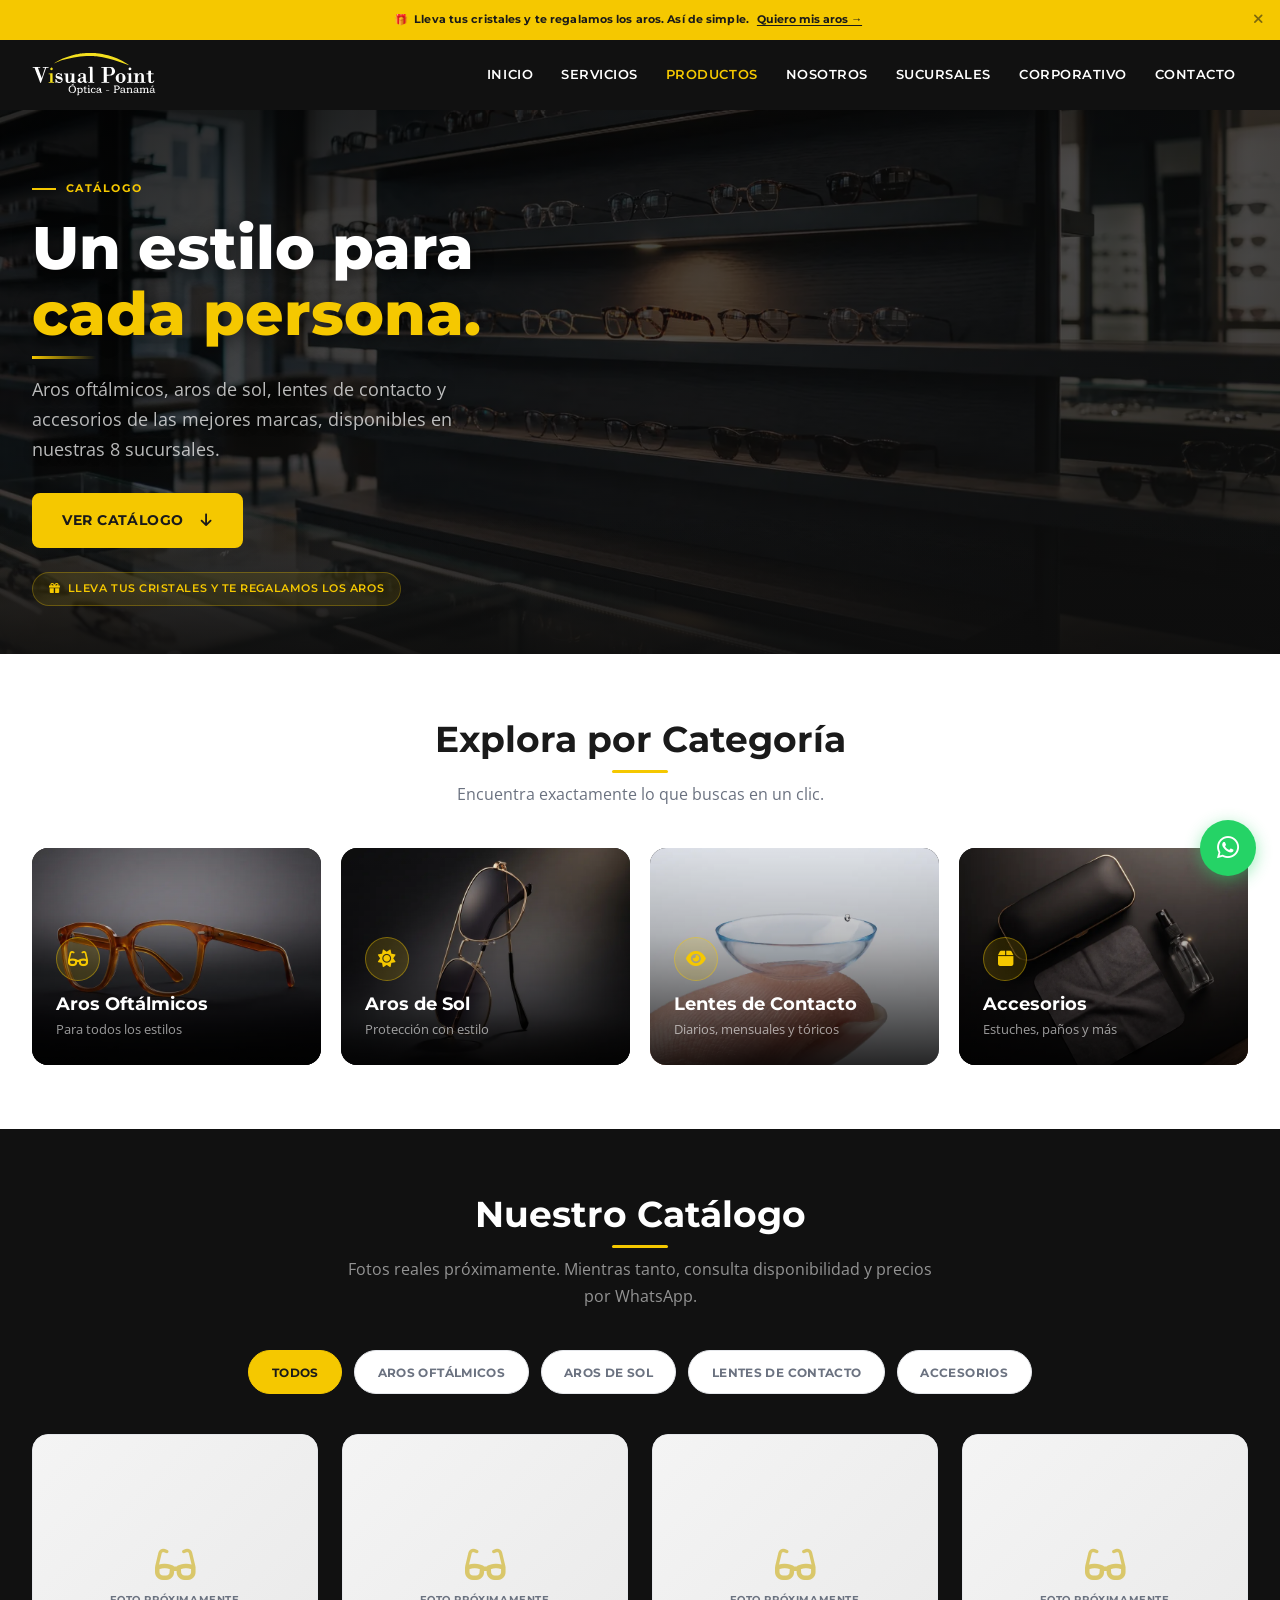
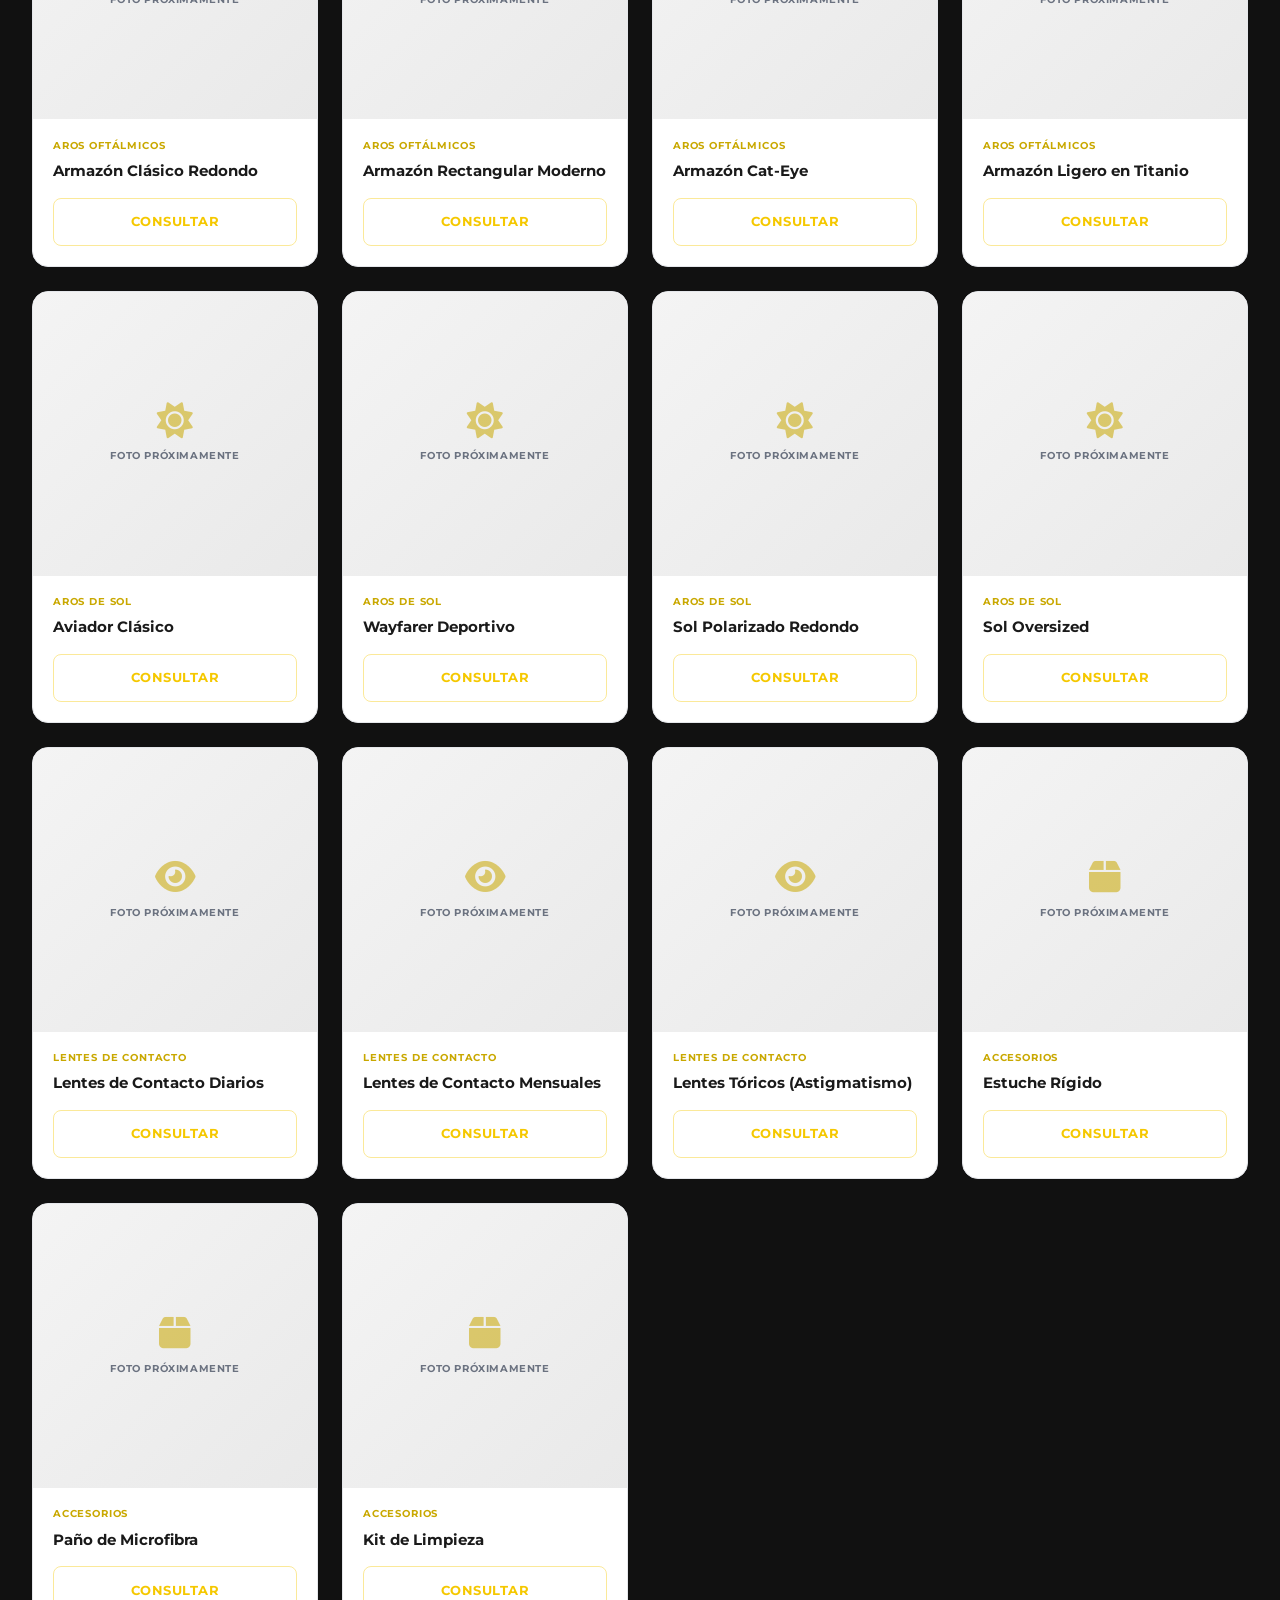
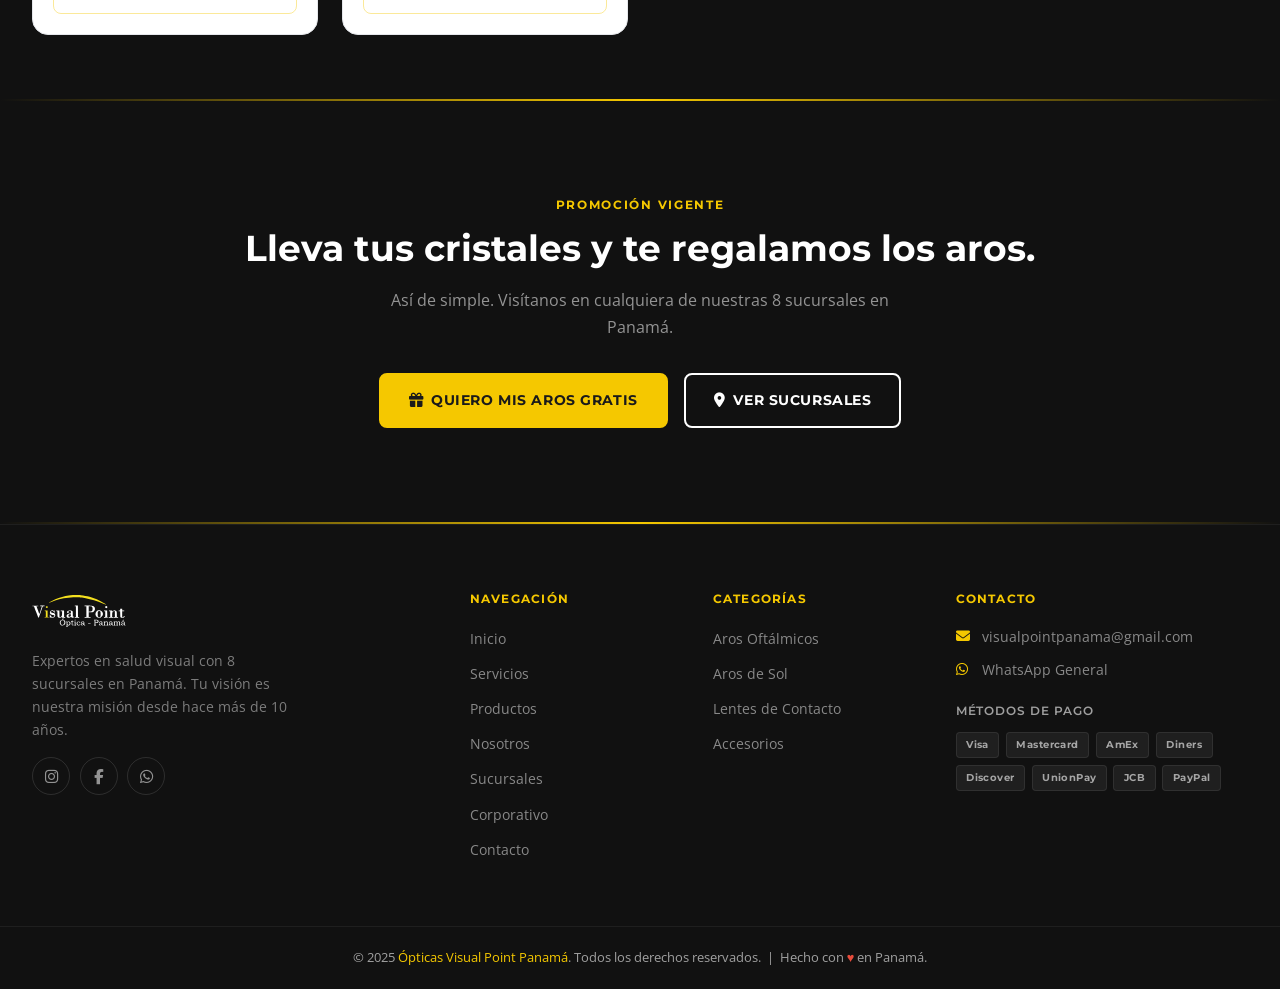
<file: productos.html>
<!DOCTYPE html>
<html lang="es">
<head>
  <meta charset="UTF-8">
  <meta name="viewport" content="width=device-width, initial-scale=1.0">
  <meta name="description" content="Catálogo Visual Point Panamá: aros oftálmicos, aros de sol, lentes de contacto y accesorios. Lleva tus cristales y te regalamos los aros.">
  <meta name="keywords" content="aros oftalmicos panama, lentes de sol panama, lentes de contacto panama, accesorios opticos, catalogo visual point panama">
  <meta name="robots" content="noindex, follow">
  <meta name="author" content="Ópticas Visual Point Panamá">

  <!-- Favicon -->
  <link rel="icon" type="image/svg+xml" href="images/icons/favicon.svg">
  <link rel="alternate icon" href="images/icons/favicon.ico">
  <link rel="apple-touch-icon" href="images/icons/apple-touch-icon.png">
  <meta name="theme-color" content="#111111">

  <!-- Open Graph -->
  <meta property="og:type" content="website">
  <meta property="og:title" content="Catálogo de Productos | Ópticas Visual Point Panamá">
  <meta property="og:description" content="Aros oftálmicos, aros de sol, lentes de contacto y accesorios. Lleva tus cristales y te regalamos los aros.">
  <meta property="og:image" content="https://visualpointopticas.com/images/og/og-image.webp">
  <meta property="og:url" content="https://visualpointopticas.com/productos">
  <meta property="og:locale" content="es_PA">
  <link rel="canonical" href="https://visualpointopticas.com/productos">

  <!-- Twitter Card -->
  <meta name="twitter:card" content="summary_large_image">
  <meta name="twitter:title" content="Catálogo de Productos | Ópticas Visual Point Panamá">
  <meta name="twitter:description" content="Aros oftálmicos, aros de sol, lentes de contacto y accesorios en Panamá.">
  <meta name="twitter:image" content="https://visualpointopticas.com/images/og/og-image.webp">

  <!-- Schema markup -->
  <script type="application/ld+json">
  {
    "@context": "https://schema.org",
    "@type": "Optician",
    "name": "Ópticas Visual Point Panamá",
    "url": "https://visualpointopticas.com",
    "telephone": "+50760964657",
    "hasOfferCatalog": {
      "@type": "OfferCatalog",
      "name": "Catálogo Visual Point",
      "itemListElement": [
        { "@type": "OfferCatalog", "name": "Aros Oftálmicos" },
        { "@type": "OfferCatalog", "name": "Aros de Sol" },
        { "@type": "OfferCatalog", "name": "Lentes de Contacto" },
        { "@type": "OfferCatalog", "name": "Accesorios" }
      ]
    }
  }
  </script>

  <!-- Preload de la imagen hero para LCP rápido -->
  <link rel="preload" as="image" href="images/productos/productos-hero.webp" fetchpriority="high">

  <!-- Fuentes auto-hospedadas -->
  <link rel="preload" as="font" type="font/woff2" href="fonts/montserrat-latin-variable.woff2" crossorigin>
  <link rel="preload" as="font" type="font/woff2" href="fonts/opensans-latin-variable.woff2" crossorigin>
  <!-- Estilos propios -->
  <link rel="stylesheet" href="css/styles.css">

  <title>Catálogo de Productos | Ópticas Visual Point Panamá</title>
</head>
<body>

  <!-- ================================================
       PRELOADER
  ================================================ -->
  <div id="page-loader" class="page-loader" role="status" aria-label="Cargando Visual Point Panamá">
    <div class="loader-inner">
      <svg class="loader-glasses" viewBox="0 0 220 90" xmlns="http://www.w3.org/2000/svg" aria-hidden="true">
        <circle class="lens lens-l" cx="62" cy="45" r="30" fill="none" stroke="#F5C800" stroke-width="5" stroke-linecap="round"/>
        <circle class="lens lens-r" cx="158" cy="45" r="30" fill="none" stroke="#F5C800" stroke-width="5" stroke-linecap="round"/>
        <path class="bridge" d="M92 43 Q110 36 128 43" fill="none" stroke="#F5C800" stroke-width="4.5" stroke-linecap="round"/>
        <line class="arm arm-l" x1="32" y1="33" x2="5" y2="22" stroke="#F5C800" stroke-width="4" stroke-linecap="round"/>
        <line class="arm arm-r" x1="188" y1="33" x2="215" y2="22" stroke="#F5C800" stroke-width="4" stroke-linecap="round"/>
        <circle class="lens-shine" cx="50" cy="34" r="5" fill="none" stroke="rgba(255,255,255,0.55)" stroke-width="2"/>
        <circle class="lens-shine" cx="146" cy="34" r="5" fill="none" stroke="rgba(255,255,255,0.55)" stroke-width="2"/>
      </svg>
      <p class="loader-brand">Visual Point</p>
      <p class="loader-sub">Panamá</p>
      <div class="loader-bar"><div class="loader-bar-fill"></div></div>
    </div>
  </div>

  <!-- ================================================
       BARRA DE PROMOCIÓN
  ================================================ -->
  <div class="promo-bar" id="promo-bar" role="banner" aria-label="Promoción vigente">
    <p class="promo-bar__text">
      🎁&nbsp; Lleva tus cristales y te regalamos los aros. Así de simple.
    </p>
    <a href="contacto" class="promo-bar__link">Quiero mis aros &rarr;</a>
    <button class="promo-bar__close" id="promo-close" aria-label="Cerrar barra de promoción">
      <i class="fas fa-times"></i>
    </button>
  </div>

  <!-- ================================================
       NAVBAR
  ================================================ -->
  <header class="navbar" id="navbar" role="banner">
    <div class="container">
      <nav class="navbar__inner" aria-label="Navegación principal">
        <a href="/" class="navbar__logo" aria-label="Visual Point Panamá — Inicio">
          <img src="images/logo/logo-lb-trp.svg"
               alt="Logo Ópticas Visual Point Panamá"
               width="150" height="52"
               style="object-fit:contain;">
        </a>

        <ul class="navbar__links" role="list">
          <li><a href="/">Inicio</a></li>
          <li><a href="servicios">Servicios</a></li>
          <li><a href="productos" class="active">Productos</a></li>
          <li><a href="nosotros">Nosotros</a></li>
          <li><a href="sucursales">Sucursales</a></li>
          <li><a href="corporativo">Corporativo</a></li>
          <li><a href="contacto">Contacto</a></li>
        </ul>

        <button class="navbar__hamburger"
                aria-label="Abrir menú"
                aria-expanded="false"
                aria-controls="mobile-menu">
          <span></span><span></span><span></span>
        </button>
      </nav>
    </div>

    <nav id="mobile-menu" class="navbar__mobile-menu" aria-label="Menú móvil">
      <a href="/">Inicio</a>
      <a href="servicios">Servicios</a>
      <a href="productos" class="active">Productos</a>
      <a href="nosotros">Nosotros</a>
      <a href="sucursales">Sucursales</a>
      <a href="corporativo">Corporativo</a>
      <a href="contacto">Contacto</a>
    </nav>
  </header>

  <main id="main-content">

    <!-- ================================================
         HERO — foto real + banner de promoción
    ================================================ -->
    <section class="hero hero--compact" aria-label="Catálogo Visual Point Panamá">

      <img class="hero__bg-img"
           src="images/productos/productos-hero.webp"
           alt="Exhibidor de aros en una sucursal Visual Point"
           loading="eager"
           fetchpriority="high">

      <div class="hero__overlay" aria-hidden="true"></div>

      <div class="container">
        <div class="hero__content">

          <p class="hero__eyebrow" data-aos="fade-up">
            Catálogo
          </p>

          <h1 class="hero__title" data-aos="fade-up" data-aos-delay="100">
            <span class="hero__title-line">Un estilo para</span>
            <span class="hero__title-gold">cada persona.</span>
          </h1>

          <p class="hero__subtitle" data-aos="fade-up" data-aos-delay="200">
            Aros oftálmicos, aros de sol, lentes de contacto y accesorios
            de las mejores marcas, disponibles en nuestras 8 sucursales.
          </p>

          <div class="hero__actions" data-aos="fade-up" data-aos-delay="300">
            <a href="#catalogo" class="btn btn--primary">
              Ver catálogo &nbsp;<i class="fas fa-arrow-down"></i>
            </a>
          </div>

          <div class="hero__badges" data-aos="fade-up" data-aos-delay="400">
            <span class="hero__badge"><i class="fas fa-gift"></i> Lleva tus cristales y te regalamos los aros</span>
          </div>

        </div>
      </div>
    </section>

    <!-- ================================================
         CATEGORÍAS DE PRODUCTOS
    ================================================ -->
    <section class="section" aria-labelledby="cat-titulo">
      <div class="container">

        <div class="section-header">
          <h2 id="cat-titulo" class="section-title" data-aos="fade-up">Explora por Categoría</h2>
          <p data-aos="fade-up" data-aos-delay="100">
            Encuentra exactamente lo que buscas en un clic.
          </p>
        </div>

        <div class="grid-4" style="margin-top:2.5rem;gap:1.25rem;">

          <a href="#catalogo" class="product-category-card" data-aos="fade-up" data-aos-delay="100"
             onclick="document.getElementById('filter-oftalmicos').click();">
            <div class="product-category-card__bg" style="background-image:url('images/productos/cat-oftalmicos.webp');"></div>
            <div class="product-category-card__overlay"></div>
            <div class="product-category-card__arrow" aria-hidden="true"><i class="fas fa-arrow-right"></i></div>
            <div class="product-category-card__content">
              <div class="product-category-card__icon" aria-hidden="true"><i class="fas fa-glasses"></i></div>
              <h3 class="product-category-card__title">Aros Oftálmicos</h3>
              <p class="product-category-card__sub">Para todos los estilos</p>
            </div>
          </a>

          <a href="#catalogo" class="product-category-card" data-aos="fade-up" data-aos-delay="175"
             onclick="document.getElementById('filter-sol').click();">
            <div class="product-category-card__bg" style="background-image:url('images/productos/cat-sol.webp');"></div>
            <div class="product-category-card__overlay"></div>
            <div class="product-category-card__arrow" aria-hidden="true"><i class="fas fa-arrow-right"></i></div>
            <div class="product-category-card__content">
              <div class="product-category-card__icon" aria-hidden="true"><i class="fas fa-sun"></i></div>
              <h3 class="product-category-card__title">Aros de Sol</h3>
              <p class="product-category-card__sub">Protección con estilo</p>
            </div>
          </a>

          <a href="#catalogo" class="product-category-card" data-aos="fade-up" data-aos-delay="250"
             onclick="document.getElementById('filter-contacto').click();">
            <div class="product-category-card__bg" style="background-image:url('images/productos/cat-contacto.webp');"></div>
            <div class="product-category-card__overlay"></div>
            <div class="product-category-card__arrow" aria-hidden="true"><i class="fas fa-arrow-right"></i></div>
            <div class="product-category-card__content">
              <div class="product-category-card__icon" aria-hidden="true"><i class="fas fa-eye"></i></div>
              <h3 class="product-category-card__title">Lentes de Contacto</h3>
              <p class="product-category-card__sub">Diarios, mensuales y tóricos</p>
            </div>
          </a>

          <a href="#catalogo" class="product-category-card" data-aos="fade-up" data-aos-delay="325"
             onclick="document.getElementById('filter-accesorios').click();">
            <div class="product-category-card__bg" style="background-image:url('images/productos/cat-accesorios.webp');"></div>
            <div class="product-category-card__overlay"></div>
            <div class="product-category-card__arrow" aria-hidden="true"><i class="fas fa-arrow-right"></i></div>
            <div class="product-category-card__content">
              <div class="product-category-card__icon" aria-hidden="true"><i class="fas fa-box"></i></div>
              <h3 class="product-category-card__title">Accesorios</h3>
              <p class="product-category-card__sub">Estuches, paños y más</p>
            </div>
          </a>

        </div>
      </div>
    </section>

    <!-- ================================================
         CATÁLOGO CON FILTROS
    ================================================ -->
    <section class="section section--dark" id="catalogo" aria-labelledby="catalogo-titulo">
      <div class="container">

        <div class="section-header">
          <h2 id="catalogo-titulo" class="section-title" style="color:#fff;" data-aos="fade-up">
            Nuestro Catálogo
          </h2>
          <p style="color:rgba(255,255,255,0.55);" data-aos="fade-up" data-aos-delay="100">
            Fotos reales próximamente. Mientras tanto, consulta disponibilidad y precios por WhatsApp.
          </p>
        </div>

        <div class="filter-bar" style="margin:2.5rem 0 2.5rem;" data-aos="fade-up" data-aos-delay="150">
          <button class="filter-btn active" id="filter-all" data-filter="all">Todos</button>
          <button class="filter-btn" id="filter-oftalmicos" data-filter="oftalmicos">Aros Oftálmicos</button>
          <button class="filter-btn" id="filter-sol" data-filter="sol">Aros de Sol</button>
          <button class="filter-btn" id="filter-contacto" data-filter="contacto">Lentes de Contacto</button>
          <button class="filter-btn" id="filter-accesorios" data-filter="accesorios">Accesorios</button>
        </div>

        <div class="catalog-grid">

          <!-- Aros Oftálmicos -->
          <article class="product-card" data-category="oftalmicos" data-aos="fade-up" data-aos-delay="100">
            <div class="product-card__img"><i class="fas fa-glasses"></i><span>Foto próximamente</span></div>
            <div class="product-card__body">
              <p class="product-card__category">Aros Oftálmicos</p>
              <h3 class="product-card__name">Armazón Clásico Redondo</h3>
              <a href="https://wa.me/50760964657?text=Hola,%20quiero%20consultar%20por%20el%20Armazón%20Clásico%20Redondo" target="_blank" rel="noopener noreferrer" class="btn btn--outline-gold">Consultar</a>
            </div>
          </article>

          <article class="product-card" data-category="oftalmicos" data-aos="fade-up" data-aos-delay="150">
            <div class="product-card__img"><i class="fas fa-glasses"></i><span>Foto próximamente</span></div>
            <div class="product-card__body">
              <p class="product-card__category">Aros Oftálmicos</p>
              <h3 class="product-card__name">Armazón Rectangular Moderno</h3>
              <a href="https://wa.me/50760964657?text=Hola,%20quiero%20consultar%20por%20el%20Armazón%20Rectangular%20Moderno" target="_blank" rel="noopener noreferrer" class="btn btn--outline-gold">Consultar</a>
            </div>
          </article>

          <article class="product-card" data-category="oftalmicos" data-aos="fade-up" data-aos-delay="200">
            <div class="product-card__img"><i class="fas fa-glasses"></i><span>Foto próximamente</span></div>
            <div class="product-card__body">
              <p class="product-card__category">Aros Oftálmicos</p>
              <h3 class="product-card__name">Armazón Cat-Eye</h3>
              <a href="https://wa.me/50760964657?text=Hola,%20quiero%20consultar%20por%20el%20Armazón%20Cat-Eye" target="_blank" rel="noopener noreferrer" class="btn btn--outline-gold">Consultar</a>
            </div>
          </article>

          <article class="product-card" data-category="oftalmicos" data-aos="fade-up" data-aos-delay="250">
            <div class="product-card__img"><i class="fas fa-glasses"></i><span>Foto próximamente</span></div>
            <div class="product-card__body">
              <p class="product-card__category">Aros Oftálmicos</p>
              <h3 class="product-card__name">Armazón Ligero en Titanio</h3>
              <a href="https://wa.me/50760964657?text=Hola,%20quiero%20consultar%20por%20el%20Armazón%20Ligero%20en%20Titanio" target="_blank" rel="noopener noreferrer" class="btn btn--outline-gold">Consultar</a>
            </div>
          </article>

          <!-- Aros de Sol -->
          <article class="product-card" data-category="sol" data-aos="fade-up" data-aos-delay="100">
            <div class="product-card__img"><i class="fas fa-sun"></i><span>Foto próximamente</span></div>
            <div class="product-card__body">
              <p class="product-card__category">Aros de Sol</p>
              <h3 class="product-card__name">Aviador Clásico</h3>
              <a href="https://wa.me/50760964657?text=Hola,%20quiero%20consultar%20por%20el%20Aviador%20Clásico" target="_blank" rel="noopener noreferrer" class="btn btn--outline-gold">Consultar</a>
            </div>
          </article>

          <article class="product-card" data-category="sol" data-aos="fade-up" data-aos-delay="150">
            <div class="product-card__img"><i class="fas fa-sun"></i><span>Foto próximamente</span></div>
            <div class="product-card__body">
              <p class="product-card__category">Aros de Sol</p>
              <h3 class="product-card__name">Wayfarer Deportivo</h3>
              <a href="https://wa.me/50760964657?text=Hola,%20quiero%20consultar%20por%20el%20Wayfarer%20Deportivo" target="_blank" rel="noopener noreferrer" class="btn btn--outline-gold">Consultar</a>
            </div>
          </article>

          <article class="product-card" data-category="sol" data-aos="fade-up" data-aos-delay="200">
            <div class="product-card__img"><i class="fas fa-sun"></i><span>Foto próximamente</span></div>
            <div class="product-card__body">
              <p class="product-card__category">Aros de Sol</p>
              <h3 class="product-card__name">Sol Polarizado Redondo</h3>
              <a href="https://wa.me/50760964657?text=Hola,%20quiero%20consultar%20por%20el%20Sol%20Polarizado%20Redondo" target="_blank" rel="noopener noreferrer" class="btn btn--outline-gold">Consultar</a>
            </div>
          </article>

          <article class="product-card" data-category="sol" data-aos="fade-up" data-aos-delay="250">
            <div class="product-card__img"><i class="fas fa-sun"></i><span>Foto próximamente</span></div>
            <div class="product-card__body">
              <p class="product-card__category">Aros de Sol</p>
              <h3 class="product-card__name">Sol Oversized</h3>
              <a href="https://wa.me/50760964657?text=Hola,%20quiero%20consultar%20por%20el%20Sol%20Oversized" target="_blank" rel="noopener noreferrer" class="btn btn--outline-gold">Consultar</a>
            </div>
          </article>

          <!-- Lentes de Contacto -->
          <article class="product-card" data-category="contacto" data-aos="fade-up" data-aos-delay="100">
            <div class="product-card__img"><i class="fas fa-eye"></i><span>Foto próximamente</span></div>
            <div class="product-card__body">
              <p class="product-card__category">Lentes de Contacto</p>
              <h3 class="product-card__name">Lentes de Contacto Diarios</h3>
              <a href="https://wa.me/50760964657?text=Hola,%20quiero%20consultar%20por%20los%20Lentes%20de%20Contacto%20Diarios" target="_blank" rel="noopener noreferrer" class="btn btn--outline-gold">Consultar</a>
            </div>
          </article>

          <article class="product-card" data-category="contacto" data-aos="fade-up" data-aos-delay="150">
            <div class="product-card__img"><i class="fas fa-eye"></i><span>Foto próximamente</span></div>
            <div class="product-card__body">
              <p class="product-card__category">Lentes de Contacto</p>
              <h3 class="product-card__name">Lentes de Contacto Mensuales</h3>
              <a href="https://wa.me/50760964657?text=Hola,%20quiero%20consultar%20por%20los%20Lentes%20de%20Contacto%20Mensuales" target="_blank" rel="noopener noreferrer" class="btn btn--outline-gold">Consultar</a>
            </div>
          </article>

          <article class="product-card" data-category="contacto" data-aos="fade-up" data-aos-delay="200">
            <div class="product-card__img"><i class="fas fa-eye"></i><span>Foto próximamente</span></div>
            <div class="product-card__body">
              <p class="product-card__category">Lentes de Contacto</p>
              <h3 class="product-card__name">Lentes Tóricos (Astigmatismo)</h3>
              <a href="https://wa.me/50760964657?text=Hola,%20quiero%20consultar%20por%20los%20Lentes%20Tóricos" target="_blank" rel="noopener noreferrer" class="btn btn--outline-gold">Consultar</a>
            </div>
          </article>

          <!-- Accesorios -->
          <article class="product-card" data-category="accesorios" data-aos="fade-up" data-aos-delay="100">
            <div class="product-card__img"><i class="fas fa-box"></i><span>Foto próximamente</span></div>
            <div class="product-card__body">
              <p class="product-card__category">Accesorios</p>
              <h3 class="product-card__name">Estuche Rígido</h3>
              <a href="https://wa.me/50760964657?text=Hola,%20quiero%20consultar%20por%20el%20Estuche%20Rígido" target="_blank" rel="noopener noreferrer" class="btn btn--outline-gold">Consultar</a>
            </div>
          </article>

          <article class="product-card" data-category="accesorios" data-aos="fade-up" data-aos-delay="150">
            <div class="product-card__img"><i class="fas fa-box"></i><span>Foto próximamente</span></div>
            <div class="product-card__body">
              <p class="product-card__category">Accesorios</p>
              <h3 class="product-card__name">Paño de Microfibra</h3>
              <a href="https://wa.me/50760964657?text=Hola,%20quiero%20consultar%20por%20el%20Paño%20de%20Microfibra" target="_blank" rel="noopener noreferrer" class="btn btn--outline-gold">Consultar</a>
            </div>
          </article>

          <article class="product-card" data-category="accesorios" data-aos="fade-up" data-aos-delay="200">
            <div class="product-card__img"><i class="fas fa-box"></i><span>Foto próximamente</span></div>
            <div class="product-card__body">
              <p class="product-card__category">Accesorios</p>
              <h3 class="product-card__name">Kit de Limpieza</h3>
              <a href="https://wa.me/50760964657?text=Hola,%20quiero%20consultar%20por%20el%20Kit%20de%20Limpieza" target="_blank" rel="noopener noreferrer" class="btn btn--outline-gold">Consultar</a>
            </div>
          </article>

        </div>
      </div>
    </section>

    <!-- ================================================
         PROMOCIÓN
    ================================================ -->
    <section class="cta-section" aria-labelledby="prod-cta-titulo">
      <div class="container">
        <div data-aos="fade-up">
          <p style="font-family:var(--font-heading);font-size:0.75rem;font-weight:700;letter-spacing:0.14em;text-transform:uppercase;color:var(--color-gold);margin-bottom:0.75rem;">
            Promoción Vigente
          </p>
          <h2 id="prod-cta-titulo">Lleva tus cristales y te regalamos los aros.</h2>
          <p>
            Así de simple. Visítanos en cualquiera de nuestras 8 sucursales en Panamá.
          </p>
          <div class="btn-group">
            <a href="https://wa.me/50760964657?text=Hola,%20quiero%20información%20sobre%20la%20promoción%20de%20aros%20gratis"
               target="_blank" rel="noopener noreferrer" class="btn btn--primary">
              <i class="fas fa-gift"></i> Quiero mis aros gratis
            </a>
            <a href="sucursales" class="btn btn--secondary">
              <i class="fas fa-map-marker-alt"></i> Ver sucursales
            </a>
          </div>
        </div>
      </div>
    </section>

  </main>

  <!-- ================================================
       FOOTER
  ================================================ -->
  <footer class="footer" role="contentinfo">
    <div class="container">
      <div class="footer__grid">

        <!-- Marca -->
        <div class="footer__brand">
          <a href="/" aria-label="Visual Point Panamá — Inicio">
            <img src="images/logo/logo-lb-trp.svg"
                 alt="Logo Ópticas Visual Point Panamá" width="140" height="49"
                 style="object-fit:contain;">
          </a>
          <p>
            Expertos en salud visual con 8 sucursales en Panamá.
            Tu visión es nuestra misión desde hace más de 10 años.
          </p>
          <div class="footer__social" aria-label="Redes sociales">
            <a href="https://www.instagram.com/visualpointpanama" target="_blank" rel="noopener noreferrer" aria-label="Instagram">
              <i class="fab fa-instagram"></i>
            </a>
            <a href="https://www.facebook.com/VisualPointGroup" target="_blank" rel="noopener noreferrer" aria-label="Facebook">
              <i class="fab fa-facebook-f"></i>
            </a>
            <a href="https://wa.me/50760964657?text=Hola,%20me%20interesa%20información%20sobre%20sus%20servicios" target="_blank" rel="noopener noreferrer" aria-label="WhatsApp">
              <i class="fab fa-whatsapp"></i>
            </a>
          </div>

        </div>

        <!-- Navegación -->
        <div>
          <p class="footer__col-title">Navegación</p>
          <ul class="footer__links" role="list">
            <li><a href="/">Inicio</a></li>
            <li><a href="servicios">Servicios</a></li>
            <li><a href="productos">Productos</a></li>
            <li><a href="nosotros">Nosotros</a></li>
            <li><a href="sucursales">Sucursales</a></li>
            <li><a href="corporativo">Corporativo</a></li>
            <li><a href="contacto">Contacto</a></li>
          </ul>
        </div>

        <!-- Categorías -->
        <div>
          <p class="footer__col-title">Categorías</p>
          <ul class="footer__links" role="list">
            <li><a href="productos#catalogo">Aros Oftálmicos</a></li>
            <li><a href="productos#catalogo">Aros de Sol</a></li>
            <li><a href="productos#catalogo">Lentes de Contacto</a></li>
            <li><a href="productos#catalogo">Accesorios</a></li>
          </ul>
        </div>

        <!-- Contacto + Pagos -->
        <div>
          <p class="footer__col-title">Contacto</p>
          <div class="footer__contact-item">
            <i class="fas fa-envelope" aria-hidden="true"></i>
            <a href="mailto:visualpointpanama@gmail.com">visualpointpanama@gmail.com</a>
          </div>
          <div class="footer__contact-item">
            <i class="fab fa-whatsapp" aria-hidden="true"></i>
            <a href="https://wa.me/50760964657" target="_blank" rel="noopener noreferrer">WhatsApp General</a>
          </div>

          <!-- Métodos de pago -->
          <div class="footer__payments">
            <p class="footer__payments-title">Métodos de Pago</p>
            <div class="footer__payments-list" aria-label="Métodos de pago aceptados">
              <span class="payment-badge">Visa</span>
              <span class="payment-badge">Mastercard</span>
              <span class="payment-badge">AmEx</span>
              <span class="payment-badge">Diners</span>
              <span class="payment-badge">Discover</span>
              <span class="payment-badge">UnionPay</span>
              <span class="payment-badge">JCB</span>
              <span class="payment-badge">PayPal</span>
            </div>
          </div>
        </div>

      </div>
    </div>

    <div class="footer__bottom">
      <div class="container">
        <p>
          &copy; 2025 <span>Ópticas Visual Point Panamá</span>. Todos los derechos reservados.
          &nbsp;|&nbsp; Hecho con <span style="color:#e74c3c;">&#9829;</span> en Panamá.
        </p>
      </div>
    </div>
  </footer>

  <!-- WhatsApp flotante -->
  <a href="https://wa.me/50760964657?text=Hola,%20me%20interesa%20información%20sobre%20sus%20servicios"
     target="_blank" rel="noopener noreferrer"
     class="whatsapp-float"
     aria-label="Contactar a Visual Point Panamá por WhatsApp">
    <i class="fab fa-whatsapp" aria-hidden="true"></i>
  </a>

  <!-- Scripts -->
  <script src="js/menu.js"></script>
  <script src="js/main.js"></script>

  <!-- Promo bar: cerrar y ajustar navbar -->
  <script>
    (function() {
      var promoBar = document.getElementById('promo-bar');
      var promoClose = document.getElementById('promo-close');
      var navbar = document.getElementById('navbar');

      if (promoClose && promoBar && navbar) {
        promoClose.addEventListener('click', function() {
          promoBar.style.display = 'none';
          navbar.classList.add('promo-hidden');
          document.documentElement.style.setProperty('--promo-bar-height', '0px');
        });
      }

    })();
  </script>

</body>
</html>
</file>
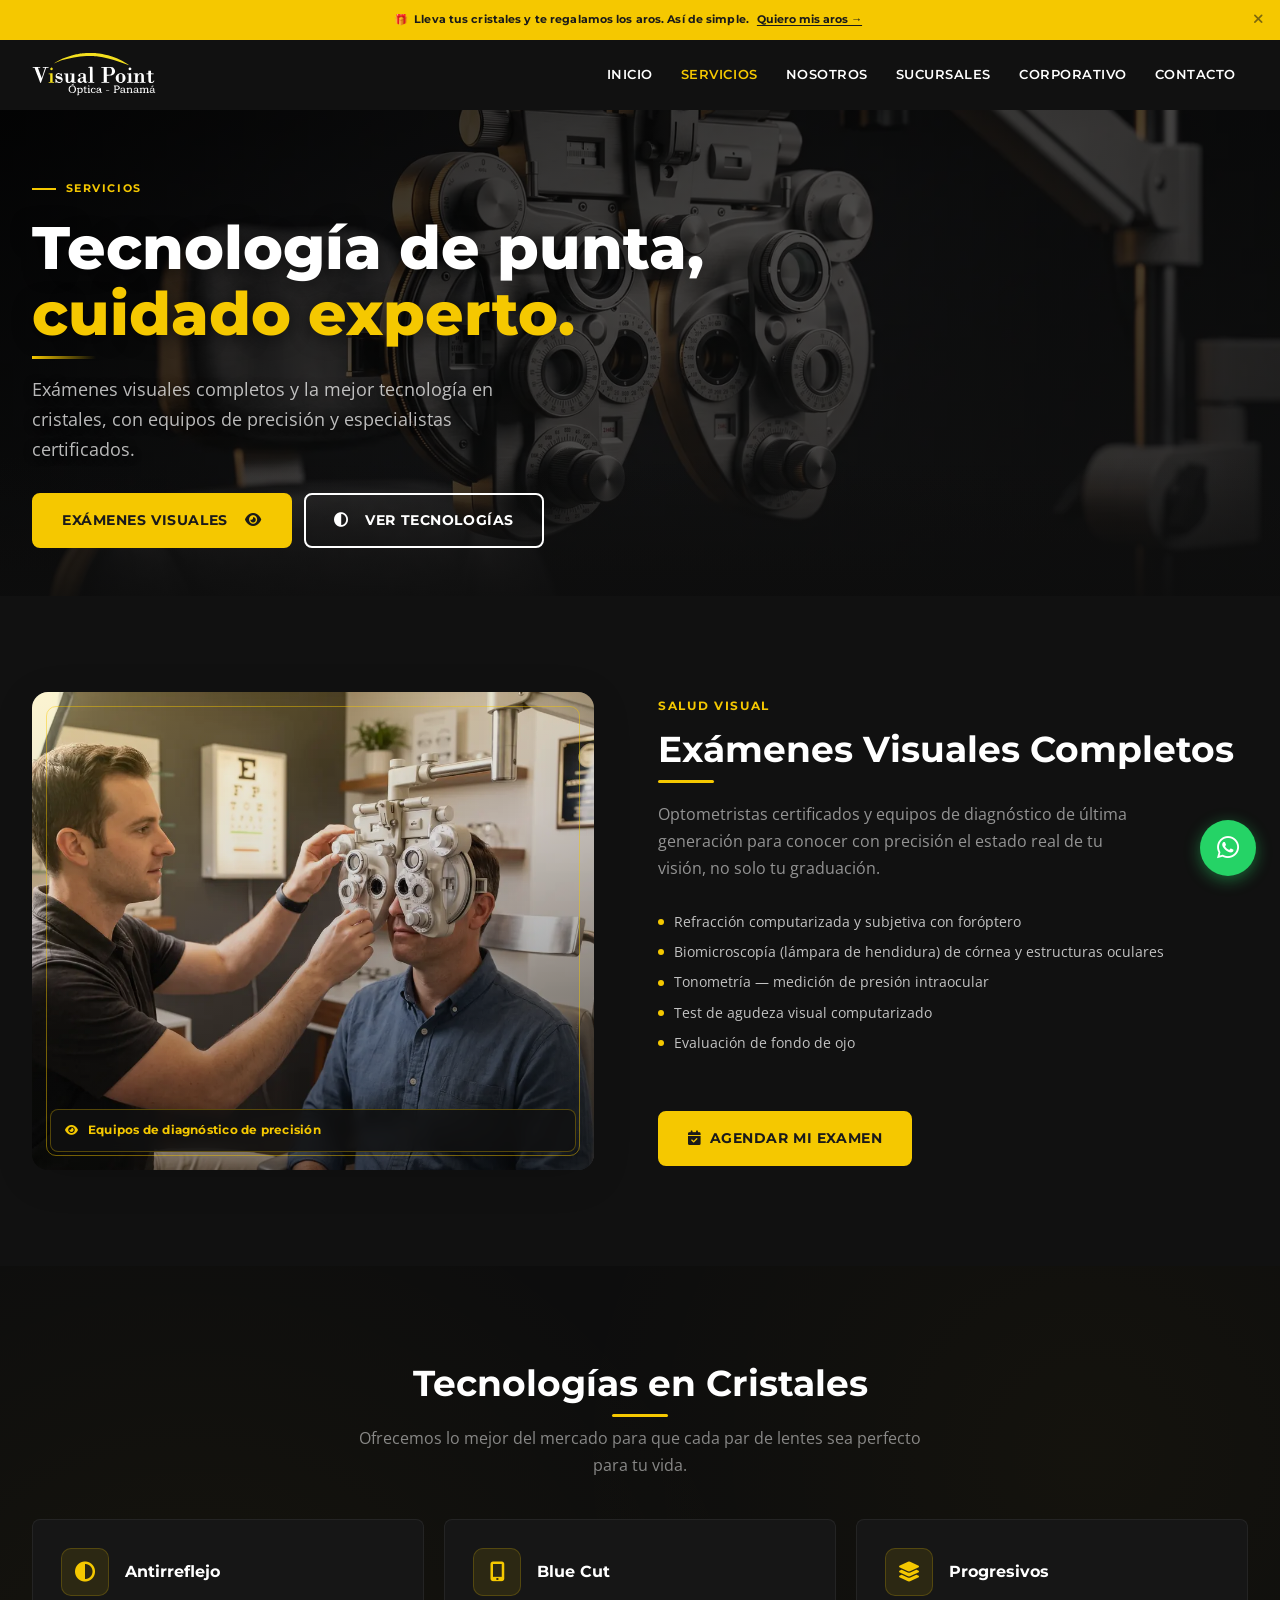
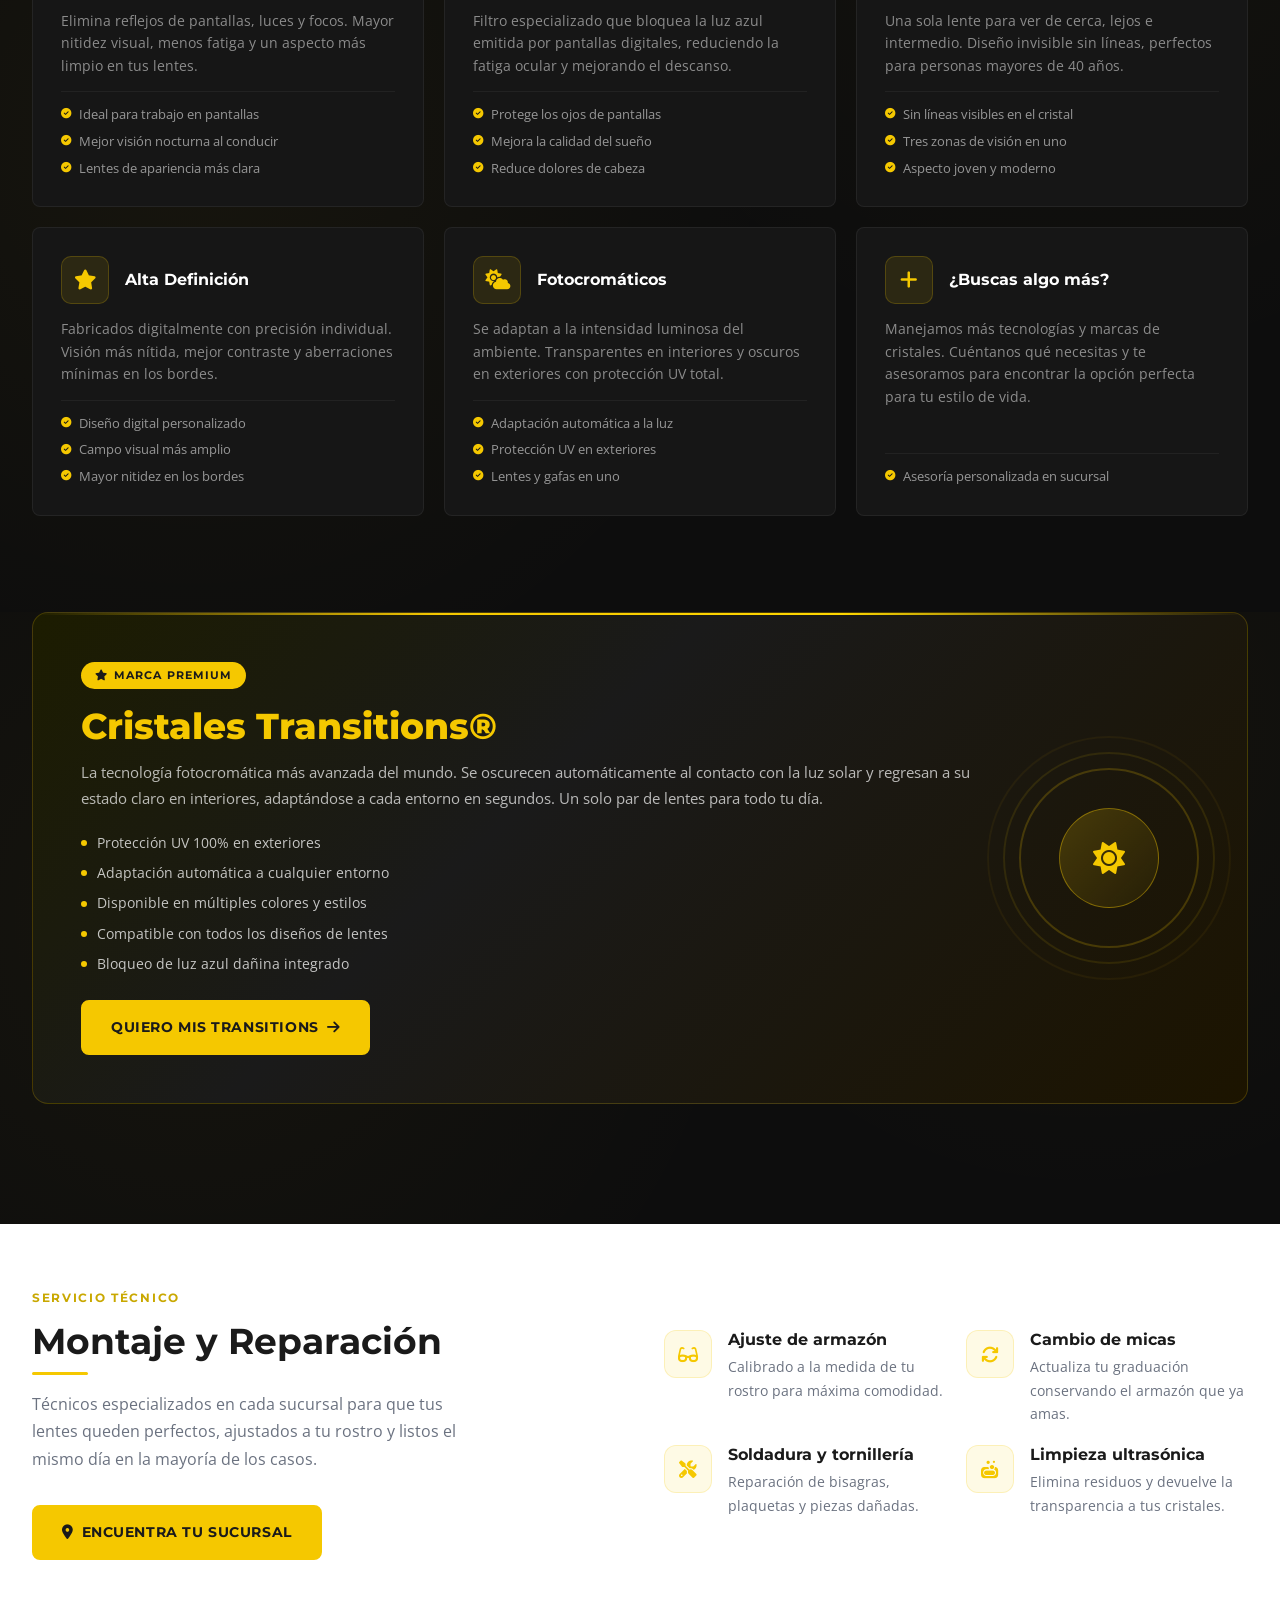
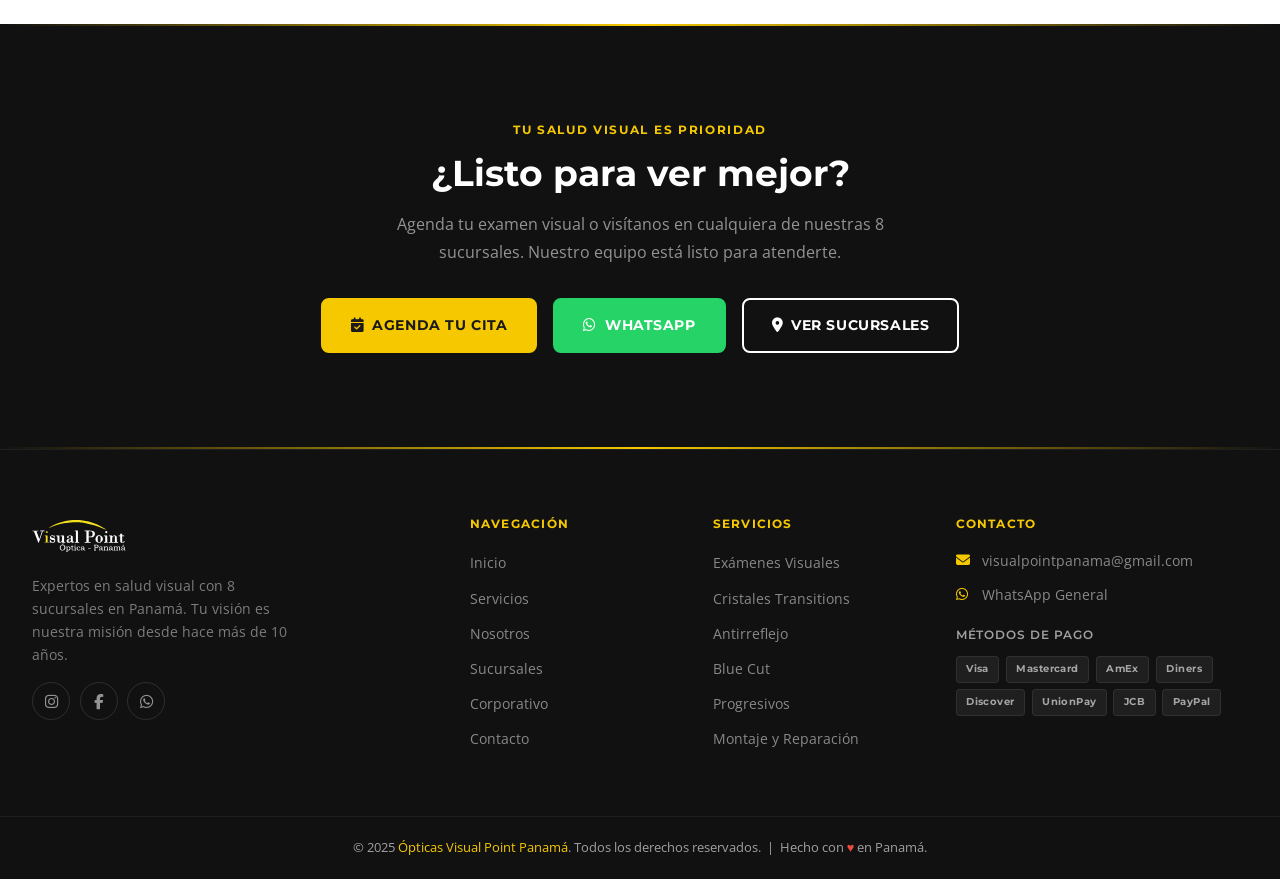
<file: servicios.html>
<!DOCTYPE html>
<html lang="es">
<head>
  <meta charset="UTF-8">
  <meta name="viewport" content="width=device-width, initial-scale=1.0">
  <meta name="description" content="Exámenes visuales, cristales Transitions, antirreflejo, Blue Cut y progresivos en Ópticas Visual Point Panamá. Montaje y reparación en 8 sucursales.">
  <meta name="keywords" content="examen visual panamá, cristales transitions panamá, antirreflejo, blue cut, progresivos, cristales alta definición, montaje de lentes panamá, servicios opticos panama">
  <meta name="robots" content="index, follow">
  <meta name="author" content="Ópticas Visual Point Panamá">

  <!-- Favicon -->
  <link rel="icon" type="image/svg+xml" href="images/icons/favicon.svg">
  <link rel="alternate icon" href="images/icons/favicon.ico">
  <link rel="apple-touch-icon" href="images/icons/apple-touch-icon.png">
  <meta name="theme-color" content="#111111">

  <!-- Open Graph -->
  <meta property="og:type" content="website">
  <meta property="og:title" content="Servicios y Tecnología en Cristales | Ópticas Visual Point Panamá">
  <meta property="og:description" content="Exámenes visuales completos, cristales Transitions, antirreflejo, Blue Cut, progresivos, alta definición, montaje y reparación en nuestras 8 sucursales.">
  <meta property="og:image" content="https://visualpointopticas.com/images/og/og-image.webp">
  <meta property="og:url" content="https://visualpointopticas.com/servicios">
  <meta property="og:locale" content="es_PA">
  <link rel="canonical" href="https://visualpointopticas.com/servicios">

  <!-- Twitter Card -->
  <meta name="twitter:card" content="summary_large_image">
  <meta name="twitter:title" content="Servicios y Tecnología en Cristales | Ópticas Visual Point Panamá">
  <meta name="twitter:description" content="Exámenes visuales, cristales Transitions, antirreflejo, Blue Cut, progresivos, alta definición, montaje y reparación.">
  <meta name="twitter:image" content="https://visualpointopticas.com/images/og/og-image.webp">

  <!-- Schema markup -->
  <script type="application/ld+json">
  {
    "@context": "https://schema.org",
    "@type": "Service",
    "serviceType": "Exámenes visuales y tecnología en cristales",
    "provider": {
      "@type": "Optician",
      "name": "Ópticas Visual Point Panamá",
      "telephone": "+50760964657",
      "email": "visualpointpanama@gmail.com"
    },
    "areaServed": "PA",
    "hasOfferCatalog": {
      "@type": "OfferCatalog",
      "name": "Servicios Visual Point",
      "itemListElement": [
        { "@type": "Offer", "itemOffered": { "@type": "Service", "name": "Examen Visual Completo" } },
        { "@type": "Offer", "itemOffered": { "@type": "Service", "name": "Cristales Transitions" } },
        { "@type": "Offer", "itemOffered": { "@type": "Service", "name": "Antirreflejo" } },
        { "@type": "Offer", "itemOffered": { "@type": "Service", "name": "Blue Cut" } },
        { "@type": "Offer", "itemOffered": { "@type": "Service", "name": "Progresivos" } },
        { "@type": "Offer", "itemOffered": { "@type": "Service", "name": "Montaje y Reparación" } }
      ]
    }
  }
  </script>

  <!-- Preload de la imagen hero para LCP rápido -->
  <link rel="preload" as="image" href="images/servicios/servicios-hero.webp" fetchpriority="high">

  <!-- Fuentes auto-hospedadas -->
  <link rel="preload" as="font" type="font/woff2" href="fonts/montserrat-latin-variable.woff2" crossorigin>
  <link rel="preload" as="font" type="font/woff2" href="fonts/opensans-latin-variable.woff2" crossorigin>
  <!-- Estilos propios -->
  <link rel="stylesheet" href="css/styles.css">

  <title>Servicios y Tecnología en Cristales | Ópticas Visual Point Panamá</title>
</head>
<body>

  <!-- ================================================
       PRELOADER
  ================================================ -->
  <div id="page-loader" class="page-loader" role="status" aria-label="Cargando Visual Point Panamá">
    <div class="loader-inner">
      <svg class="loader-glasses" viewBox="0 0 220 90" xmlns="http://www.w3.org/2000/svg" aria-hidden="true">
        <circle class="lens lens-l" cx="62" cy="45" r="30" fill="none" stroke="#F5C800" stroke-width="5" stroke-linecap="round"/>
        <circle class="lens lens-r" cx="158" cy="45" r="30" fill="none" stroke="#F5C800" stroke-width="5" stroke-linecap="round"/>
        <path class="bridge" d="M92 43 Q110 36 128 43" fill="none" stroke="#F5C800" stroke-width="4.5" stroke-linecap="round"/>
        <line class="arm arm-l" x1="32" y1="33" x2="5" y2="22" stroke="#F5C800" stroke-width="4" stroke-linecap="round"/>
        <line class="arm arm-r" x1="188" y1="33" x2="215" y2="22" stroke="#F5C800" stroke-width="4" stroke-linecap="round"/>
        <circle class="lens-shine" cx="50" cy="34" r="5" fill="none" stroke="rgba(255,255,255,0.55)" stroke-width="2"/>
        <circle class="lens-shine" cx="146" cy="34" r="5" fill="none" stroke="rgba(255,255,255,0.55)" stroke-width="2"/>
      </svg>
      <p class="loader-brand">Visual Point</p>
      <p class="loader-sub">Panamá</p>
      <div class="loader-bar"><div class="loader-bar-fill"></div></div>
    </div>
  </div>

  <!-- ================================================
       BARRA DE PROMOCIÓN
  ================================================ -->
  <div class="promo-bar" id="promo-bar" role="banner" aria-label="Promoción vigente">
    <p class="promo-bar__text">
      🎁&nbsp; Lleva tus cristales y te regalamos los aros. Así de simple.
    </p>
    <a href="contacto" class="promo-bar__link">Quiero mis aros &rarr;</a>
    <button class="promo-bar__close" id="promo-close" aria-label="Cerrar barra de promoción">
      <i class="fas fa-times"></i>
    </button>
  </div>

  <!-- ================================================
       NAVBAR
  ================================================ -->
  <header class="navbar" id="navbar" role="banner">
    <div class="container">
      <nav class="navbar__inner" aria-label="Navegación principal">
        <a href="/" class="navbar__logo" aria-label="Visual Point Panamá — Inicio">
          <img src="images/logo/logo-lb-trp.svg"
               alt="Logo Ópticas Visual Point Panamá"
               width="150" height="52"
               style="object-fit:contain;">
        </a>

        <ul class="navbar__links" role="list">
          <li><a href="/">Inicio</a></li>
          <li><a href="servicios" class="active">Servicios</a></li>
          <li><a href="nosotros">Nosotros</a></li>
          <li><a href="sucursales">Sucursales</a></li>
          <li><a href="corporativo">Corporativo</a></li>
          <li><a href="contacto">Contacto</a></li>
        </ul>

        <button class="navbar__hamburger"
                aria-label="Abrir menú"
                aria-expanded="false"
                aria-controls="mobile-menu">
          <span></span><span></span><span></span>
        </button>
      </nav>
    </div>

    <nav id="mobile-menu" class="navbar__mobile-menu" aria-label="Menú móvil">
      <a href="/">Inicio</a>
      <a href="servicios" class="active">Servicios</a>
      <a href="nosotros">Nosotros</a>
      <a href="sucursales">Sucursales</a>
      <a href="corporativo">Corporativo</a>
      <a href="contacto">Contacto</a>
    </nav>
  </header>

  <main id="main-content">

    <!-- ================================================
         HERO — foto real, foróptero centrado
    ================================================ -->
    <section class="hero hero--compact" aria-label="Servicios Visual Point Panamá">

      <img class="hero__bg-img"
           src="images/servicios/servicios-hero.webp"
           alt="Foróptero — equipo de examen visual de precisión"
           loading="eager"
           fetchpriority="high">

      <div class="hero__overlay" aria-hidden="true"></div>

      <div class="container">
        <div class="hero__content">

          <p class="hero__eyebrow" data-aos="fade-up">
            Servicios
          </p>

          <h1 class="hero__title" data-aos="fade-up" data-aos-delay="100">
            <span class="hero__title-line">Tecnología de punta,</span>
            <span class="hero__title-gold">cuidado experto.</span>
          </h1>

          <p class="hero__subtitle" data-aos="fade-up" data-aos-delay="200">
            Exámenes visuales completos y la mejor tecnología en cristales,
            con equipos de precisión y especialistas certificados.
          </p>

          <div class="hero__actions" data-aos="fade-up" data-aos-delay="300">
            <a href="#examenes" class="btn btn--primary">
              Exámenes visuales &nbsp;<i class="fas fa-eye"></i>
            </a>
            <a href="#tecnologias" class="btn btn--secondary">
              <i class="fas fa-circle-half-stroke"></i>&nbsp; Ver tecnologías
            </a>
          </div>

        </div>
      </div>
    </section>

    <!-- ================================================
         EXÁMENES VISUALES — split editorial
    ================================================ -->
    <section class="ferias-section" id="examenes" aria-labelledby="examenes-titulo">
      <div class="container">

        <div class="ferias-grid">

          <div class="ferias-media" data-aos="fade-right">
            <img src="images/servicios/examen-foroptero.webp"
                 alt="Optometrista de Visual Point realizando un examen visual con foróptero"
                 loading="lazy" width="1000" height="669">
            <div class="ferias-media__frame" aria-hidden="true"></div>
            <div class="ferias-media__badge">
              <i class="fas fa-eye" aria-hidden="true"></i>
              Equipos de diagnóstico de precisión
            </div>
          </div>

          <div data-aos="fade-left" data-aos-delay="100">
            <p style="font-family:var(--font-heading);font-size:0.75rem;font-weight:700;letter-spacing:0.14em;text-transform:uppercase;color:var(--color-gold);margin-bottom:0.75rem;">
              Salud Visual
            </p>
            <h2 id="examenes-titulo" class="section-title section-title--left" style="color:#fff;">
              Exámenes Visuales Completos
            </h2>
            <p style="color:rgba(255,255,255,0.55);margin-top:1.1rem;max-width:480px;">
              Optometristas certificados y equipos de diagnóstico de última generación
              para conocer con precisión el estado real de tu visión, no solo tu graduación.
            </p>

            <ul class="tech-hero-card__benefits" aria-label="Equipos y evaluaciones del examen" style="margin-top:1.75rem;">
              <li class="tech-benefit-item">Refracción computarizada y subjetiva con foróptero</li>
              <li class="tech-benefit-item">Biomicroscopía (lámpara de hendidura) de córnea y estructuras oculares</li>
              <li class="tech-benefit-item">Tonometría — medición de presión intraocular</li>
              <li class="tech-benefit-item">Test de agudeza visual computarizado</li>
              <li class="tech-benefit-item">Evaluación de fondo de ojo</li>
            </ul>

            <a href="contacto" class="btn btn--primary" style="margin-top:2rem;">
              <i class="fas fa-calendar-check"></i> Agendar mi examen
            </a>
          </div>

        </div>
      </div>
    </section>

    <!-- ================================================
         TECNOLOGÍAS EN CRISTALES
    ================================================ -->
    <section class="tech-section" id="tecnologias" aria-labelledby="tech-titulo">
      <div class="container">

        <div class="section-header" style="margin-bottom:2.5rem;">
          <h2 id="tech-titulo" class="section-title" style="color:#fff;" data-aos="fade-up">
            Tecnologías en Cristales
          </h2>
          <p style="color:rgba(255,255,255,0.5);" data-aos="fade-up" data-aos-delay="100">
            Ofrecemos lo mejor del mercado para que cada par de lentes sea perfecto para tu vida.
          </p>
        </div>

        <div class="tech-grid">

          <article class="tech-card-v2" data-aos="fade-up" data-aos-delay="100">
            <div class="tech-card-v2__header">
              <div class="tech-card-v2__icon-wrap" aria-hidden="true">
                <i class="fas fa-circle-half-stroke"></i>
              </div>
              <h3 class="tech-card-v2__title">Antirreflejo</h3>
            </div>
            <p class="tech-card-v2__desc">
              Elimina reflejos de pantallas, luces y focos. Mayor nitidez visual, menos fatiga y un aspecto más limpio en tus lentes.
            </p>
            <ul class="tech-card-v2__perks">
              <li class="tech-card-v2__perk"><i class="fas fa-check-circle"></i> Ideal para trabajo en pantallas</li>
              <li class="tech-card-v2__perk"><i class="fas fa-check-circle"></i> Mejor visión nocturna al conducir</li>
              <li class="tech-card-v2__perk"><i class="fas fa-check-circle"></i> Lentes de apariencia más clara</li>
            </ul>
          </article>

          <article class="tech-card-v2" data-aos="fade-up" data-aos-delay="175">
            <div class="tech-card-v2__header">
              <div class="tech-card-v2__icon-wrap" aria-hidden="true">
                <i class="fas fa-mobile-screen-button"></i>
              </div>
              <h3 class="tech-card-v2__title">Blue Cut</h3>
            </div>
            <p class="tech-card-v2__desc">
              Filtro especializado que bloquea la luz azul emitida por pantallas digitales, reduciendo la fatiga ocular y mejorando el descanso.
            </p>
            <ul class="tech-card-v2__perks">
              <li class="tech-card-v2__perk"><i class="fas fa-check-circle"></i> Protege los ojos de pantallas</li>
              <li class="tech-card-v2__perk"><i class="fas fa-check-circle"></i> Mejora la calidad del sueño</li>
              <li class="tech-card-v2__perk"><i class="fas fa-check-circle"></i> Reduce dolores de cabeza</li>
            </ul>
          </article>

          <article class="tech-card-v2" data-aos="fade-up" data-aos-delay="250">
            <div class="tech-card-v2__header">
              <div class="tech-card-v2__icon-wrap" aria-hidden="true">
                <i class="fas fa-layer-group"></i>
              </div>
              <h3 class="tech-card-v2__title">Progresivos</h3>
            </div>
            <p class="tech-card-v2__desc">
              Una sola lente para ver de cerca, lejos e intermedio. Diseño invisible sin líneas, perfectos para personas mayores de 40 años.
            </p>
            <ul class="tech-card-v2__perks">
              <li class="tech-card-v2__perk"><i class="fas fa-check-circle"></i> Sin líneas visibles en el cristal</li>
              <li class="tech-card-v2__perk"><i class="fas fa-check-circle"></i> Tres zonas de visión en uno</li>
              <li class="tech-card-v2__perk"><i class="fas fa-check-circle"></i> Aspecto joven y moderno</li>
            </ul>
          </article>

          <article class="tech-card-v2" data-aos="fade-up" data-aos-delay="100">
            <div class="tech-card-v2__header">
              <div class="tech-card-v2__icon-wrap" aria-hidden="true">
                <i class="fas fa-star"></i>
              </div>
              <h3 class="tech-card-v2__title">Alta Definición</h3>
            </div>
            <p class="tech-card-v2__desc">
              Fabricados digitalmente con precisión individual. Visión más nítida, mejor contraste y aberraciones mínimas en los bordes.
            </p>
            <ul class="tech-card-v2__perks">
              <li class="tech-card-v2__perk"><i class="fas fa-check-circle"></i> Diseño digital personalizado</li>
              <li class="tech-card-v2__perk"><i class="fas fa-check-circle"></i> Campo visual más amplio</li>
              <li class="tech-card-v2__perk"><i class="fas fa-check-circle"></i> Mayor nitidez en los bordes</li>
            </ul>
          </article>

          <article class="tech-card-v2" data-aos="fade-up" data-aos-delay="175">
            <div class="tech-card-v2__header">
              <div class="tech-card-v2__icon-wrap" aria-hidden="true">
                <i class="fas fa-cloud-sun"></i>
              </div>
              <h3 class="tech-card-v2__title">Fotocromáticos</h3>
            </div>
            <p class="tech-card-v2__desc">
              Se adaptan a la intensidad luminosa del ambiente. Transparentes en interiores y oscuros en exteriores con protección UV total.
            </p>
            <ul class="tech-card-v2__perks">
              <li class="tech-card-v2__perk"><i class="fas fa-check-circle"></i> Adaptación automática a la luz</li>
              <li class="tech-card-v2__perk"><i class="fas fa-check-circle"></i> Protección UV en exteriores</li>
              <li class="tech-card-v2__perk"><i class="fas fa-check-circle"></i> Lentes y gafas en uno</li>
            </ul>
          </article>

          <article class="tech-card-v2" data-aos="fade-up" data-aos-delay="250">
            <div class="tech-card-v2__header">
              <div class="tech-card-v2__icon-wrap" aria-hidden="true">
                <i class="fas fa-plus"></i>
              </div>
              <h3 class="tech-card-v2__title">¿Buscas algo más?</h3>
            </div>
            <p class="tech-card-v2__desc">
              Manejamos más tecnologías y marcas de cristales. Cuéntanos qué necesitas
              y te asesoramos para encontrar la opción perfecta para tu estilo de vida.
            </p>
            <ul class="tech-card-v2__perks">
              <li class="tech-card-v2__perk"><i class="fas fa-check-circle"></i> Asesoría personalizada en sucursal</li>
            </ul>
          </article>

        </div>
      </div>
    </section>

    <!-- ================================================
         TRANSITIONS — marca destacada
    ================================================ -->
    <section class="tech-section" id="transitions" aria-labelledby="transitions-titulo" style="padding-top:0;">
      <div class="container">

        <article class="tech-hero-card" aria-label="Cristales Transitions — tecnología destacada" data-aos="fade-up">
          <div>
            <span class="tech-hero-card__badge">
              <i class="fas fa-star"></i> Marca Premium
            </span>
            <h2 id="transitions-titulo" class="tech-hero-card__title">Cristales Transitions®</h2>
            <p class="tech-hero-card__desc">
              La tecnología fotocromática más avanzada del mundo. Se oscurecen automáticamente
              al contacto con la luz solar y regresan a su estado claro en interiores,
              adaptándose a cada entorno en segundos. Un solo par de lentes para todo tu día.
            </p>
            <ul class="tech-hero-card__benefits" aria-label="Beneficios de Transitions">
              <li class="tech-benefit-item">Protección UV 100% en exteriores</li>
              <li class="tech-benefit-item">Adaptación automática a cualquier entorno</li>
              <li class="tech-benefit-item">Disponible en múltiples colores y estilos</li>
              <li class="tech-benefit-item">Compatible con todos los diseños de lentes</li>
              <li class="tech-benefit-item">Bloqueo de luz azul dañina integrado</li>
            </ul>
            <a href="contacto" class="btn btn--primary">
              Quiero mis Transitions <i class="fas fa-arrow-right"></i>
            </a>
          </div>
          <div class="tech-hero-card__visual" aria-hidden="true">
            <div class="tech-lens-icon">
              <div class="tech-lens-icon__ring"></div>
              <div class="tech-lens-icon__ring"></div>
              <div class="tech-lens-icon__ring"></div>
              <div class="tech-lens-icon__core">
                <i class="fas fa-sun"></i>
              </div>
            </div>
          </div>
        </article>

      </div>
    </section>

    <!-- ================================================
         MONTAJE Y REPARACIÓN
    ================================================ -->
    <section class="section" id="montaje" aria-labelledby="montaje-titulo">
      <div class="container">
        <div class="grid-2" style="gap:3rem;align-items:center;">

          <div data-aos="fade-right">
            <p style="font-family:var(--font-heading);font-size:0.75rem;font-weight:700;letter-spacing:0.14em;text-transform:uppercase;color:var(--color-gold-dark);margin-bottom:0.75rem;">
              Servicio Técnico
            </p>
            <h2 id="montaje-titulo" class="section-title section-title--left">
              Montaje y Reparación
            </h2>
            <p style="color:var(--color-text-light);margin-top:1rem;max-width:460px;">
              Técnicos especializados en cada sucursal para que tus lentes queden perfectos,
              ajustados a tu rostro y listos el mismo día en la mayoría de los casos.
            </p>

            <a href="sucursales" class="btn btn--primary" style="margin-top:2rem;">
              <i class="fas fa-map-marker-alt"></i> Encuentra tu sucursal
            </a>
          </div>

          <div class="grid-2" style="gap:1.25rem;" data-aos="fade-left" data-aos-delay="100">

            <div style="display:flex;gap:1rem;align-items:flex-start;">
              <div style="width:48px;height:48px;min-width:48px;background:rgba(245,200,0,0.1);border:1px solid rgba(245,200,0,0.2);border-radius:12px;display:flex;align-items:center;justify-content:center;">
                <i class="fas fa-glasses" style="color:var(--color-gold);font-size:1.1rem;"></i>
              </div>
              <div>
                <h4 style="margin-bottom:0.35rem;font-size:1rem;">Ajuste de armazón</h4>
                <p style="font-size:0.86rem;color:var(--color-text-light);">Calibrado a la medida de tu rostro para máxima comodidad.</p>
              </div>
            </div>

            <div style="display:flex;gap:1rem;align-items:flex-start;">
              <div style="width:48px;height:48px;min-width:48px;background:rgba(245,200,0,0.1);border:1px solid rgba(245,200,0,0.2);border-radius:12px;display:flex;align-items:center;justify-content:center;">
                <i class="fas fa-arrows-rotate" style="color:var(--color-gold);font-size:1.1rem;"></i>
              </div>
              <div>
                <h4 style="margin-bottom:0.35rem;font-size:1rem;">Cambio de micas</h4>
                <p style="font-size:0.86rem;color:var(--color-text-light);">Actualiza tu graduación conservando el armazón que ya amas.</p>
              </div>
            </div>

            <div style="display:flex;gap:1rem;align-items:flex-start;">
              <div style="width:48px;height:48px;min-width:48px;background:rgba(245,200,0,0.1);border:1px solid rgba(245,200,0,0.2);border-radius:12px;display:flex;align-items:center;justify-content:center;">
                <i class="fas fa-screwdriver-wrench" style="color:var(--color-gold);font-size:1.1rem;"></i>
              </div>
              <div>
                <h4 style="margin-bottom:0.35rem;font-size:1rem;">Soldadura y tornillería</h4>
                <p style="font-size:0.86rem;color:var(--color-text-light);">Reparación de bisagras, plaquetas y piezas dañadas.</p>
              </div>
            </div>

            <div style="display:flex;gap:1rem;align-items:flex-start;">
              <div style="width:48px;height:48px;min-width:48px;background:rgba(245,200,0,0.1);border:1px solid rgba(245,200,0,0.2);border-radius:12px;display:flex;align-items:center;justify-content:center;">
                <i class="fas fa-soap" style="color:var(--color-gold);font-size:1.1rem;"></i>
              </div>
              <div>
                <h4 style="margin-bottom:0.35rem;font-size:1rem;">Limpieza ultrasónica</h4>
                <p style="font-size:0.86rem;color:var(--color-text-light);">Elimina residuos y devuelve la transparencia a tus cristales.</p>
              </div>
            </div>

          </div>

        </div>
      </div>
    </section>

    <!-- ================================================
         CTA FINAL
    ================================================ -->
    <section class="cta-section" aria-labelledby="serv-cta-titulo">
      <div class="container">
        <div data-aos="fade-up">
          <p style="font-family:var(--font-heading);font-size:0.75rem;font-weight:700;letter-spacing:0.14em;text-transform:uppercase;color:var(--color-gold);margin-bottom:0.75rem;">
            Tu Salud Visual es Prioridad
          </p>
          <h2 id="serv-cta-titulo">¿Listo para ver mejor?</h2>
          <p>
            Agenda tu examen visual o visítanos en cualquiera de nuestras 8 sucursales.
            Nuestro equipo está listo para atenderte.
          </p>
          <div class="btn-group">
            <a href="contacto" class="btn btn--primary">
              <i class="fas fa-calendar-check"></i> Agenda tu cita
            </a>
            <a href="https://wa.me/50760964657?text=Hola,%20me%20interesa%20información%20sobre%20sus%20servicios"
               target="_blank" rel="noopener noreferrer"
               class="btn btn--whatsapp">
              <i class="fab fa-whatsapp"></i> WhatsApp
            </a>
            <a href="sucursales" class="btn btn--secondary">
              <i class="fas fa-map-marker-alt"></i> Ver sucursales
            </a>
          </div>
        </div>
      </div>
    </section>

  </main>

  <!-- ================================================
       FOOTER
  ================================================ -->
  <footer class="footer" role="contentinfo">
    <div class="container">
      <div class="footer__grid">

        <!-- Marca -->
        <div class="footer__brand">
          <a href="/" aria-label="Visual Point Panamá — Inicio">
            <img src="images/logo/logo-lb-trp.svg"
                 alt="Logo Ópticas Visual Point Panamá" width="140" height="49"
                 style="object-fit:contain;">
          </a>
          <p>
            Expertos en salud visual con 8 sucursales en Panamá.
            Tu visión es nuestra misión desde hace más de 10 años.
          </p>
          <div class="footer__social" aria-label="Redes sociales">
            <a href="https://www.instagram.com/visualpointpanama" target="_blank" rel="noopener noreferrer" aria-label="Instagram">
              <i class="fab fa-instagram"></i>
            </a>
            <a href="https://www.facebook.com/VisualPointGroup" target="_blank" rel="noopener noreferrer" aria-label="Facebook">
              <i class="fab fa-facebook-f"></i>
            </a>
            <a href="https://wa.me/50760964657?text=Hola,%20me%20interesa%20información%20sobre%20sus%20servicios" target="_blank" rel="noopener noreferrer" aria-label="WhatsApp">
              <i class="fab fa-whatsapp"></i>
            </a>
          </div>

        </div>

        <!-- Navegación -->
        <div>
          <p class="footer__col-title">Navegación</p>
          <ul class="footer__links" role="list">
            <li><a href="/">Inicio</a></li>
            <li><a href="servicios">Servicios</a></li>
            <li><a href="nosotros">Nosotros</a></li>
            <li><a href="sucursales">Sucursales</a></li>
            <li><a href="corporativo">Corporativo</a></li>
            <li><a href="contacto">Contacto</a></li>
          </ul>
        </div>

        <!-- Servicios -->
        <div>
          <p class="footer__col-title">Servicios</p>
          <ul class="footer__links" role="list">
            <li><a href="servicios#examenes">Exámenes Visuales</a></li>
            <li><a href="servicios#transitions">Cristales Transitions</a></li>
            <li><a href="servicios#tecnologias">Antirreflejo</a></li>
            <li><a href="servicios#tecnologias">Blue Cut</a></li>
            <li><a href="servicios#tecnologias">Progresivos</a></li>
            <li><a href="servicios#montaje">Montaje y Reparación</a></li>
          </ul>
        </div>

        <!-- Contacto + Pagos -->
        <div>
          <p class="footer__col-title">Contacto</p>
          <div class="footer__contact-item">
            <i class="fas fa-envelope" aria-hidden="true"></i>
            <a href="mailto:visualpointpanama@gmail.com">visualpointpanama@gmail.com</a>
          </div>
          <div class="footer__contact-item">
            <i class="fab fa-whatsapp" aria-hidden="true"></i>
            <a href="https://wa.me/50760964657" target="_blank" rel="noopener noreferrer">WhatsApp General</a>
          </div>

          <!-- Métodos de pago -->
          <div class="footer__payments">
            <p class="footer__payments-title">Métodos de Pago</p>
            <div class="footer__payments-list" aria-label="Métodos de pago aceptados">
              <span class="payment-badge">Visa</span>
              <span class="payment-badge">Mastercard</span>
              <span class="payment-badge">AmEx</span>
              <span class="payment-badge">Diners</span>
              <span class="payment-badge">Discover</span>
              <span class="payment-badge">UnionPay</span>
              <span class="payment-badge">JCB</span>
              <span class="payment-badge">PayPal</span>
            </div>
          </div>
        </div>

      </div>
    </div>

    <div class="footer__bottom">
      <div class="container">
        <p>
          &copy; 2025 <span>Ópticas Visual Point Panamá</span>. Todos los derechos reservados.
          &nbsp;|&nbsp; Hecho con <span style="color:#e74c3c;">&#9829;</span> en Panamá.
        </p>
      </div>
    </div>
  </footer>

  <!-- WhatsApp flotante -->
  <a href="https://wa.me/50760964657?text=Hola,%20me%20interesa%20información%20sobre%20sus%20servicios"
     target="_blank" rel="noopener noreferrer"
     class="whatsapp-float"
     aria-label="Contactar a Visual Point Panamá por WhatsApp">
    <i class="fab fa-whatsapp" aria-hidden="true"></i>
  </a>

  <!-- Scripts -->
  <script src="js/menu.js"></script>
  <script src="js/main.js"></script>

  <!-- Promo bar: cerrar y ajustar navbar -->
  <script>
    (function() {
      var promoBar = document.getElementById('promo-bar');
      var promoClose = document.getElementById('promo-close');
      var navbar = document.getElementById('navbar');

      if (promoClose && promoBar && navbar) {
        promoClose.addEventListener('click', function() {
          promoBar.style.display = 'none';
          navbar.classList.add('promo-hidden');
          document.documentElement.style.setProperty('--promo-bar-height', '0px');
        });
      }

    })();
  </script>

</body>
</html>
</file>
<file: css/styles.css>
/* ================================================
   Visual Point Panamá — styles.css
   Variables, reset y estilos globales
   Mobile First (375px base)
================================================ */

/* ---- Fuentes auto-hospedadas (Montserrat y Open Sans son
   variable fonts: un solo archivo cubre todos los pesos que
   usamos, Google los sirve así desde su propio CDN) ---- */
@font-face {
  font-family: 'Montserrat';
  font-style: normal;
  font-weight: 400 800;
  font-display: swap;
  src: url('../fonts/montserrat-latin-variable.woff2') format('woff2');
  unicode-range: U+0000-00FF, U+0131, U+0152-0153, U+02BB-02BC, U+02C6, U+02DA, U+02DC, U+0304, U+0308, U+0329, U+2000-206F, U+20AC, U+2122, U+2191, U+2193, U+2212, U+2215, U+FEFF, U+FFFD;
}
@font-face {
  font-family: 'Open Sans';
  font-style: normal;
  font-weight: 400 600;
  font-display: swap;
  src: url('../fonts/opensans-latin-variable.woff2') format('woff2');
  unicode-range: U+0000-00FF, U+0131, U+0152-0153, U+02BB-02BC, U+02C6, U+02DA, U+02DC, U+0304, U+0308, U+0329, U+2000-206F, U+20AC, U+2122, U+2191, U+2193, U+2212, U+2215, U+FEFF, U+FFFD;
}

/* ---- Variables ---- */
:root {
  /* Colores principales */
  --color-primary:    #1a1a1a;
  --color-gold:       #F5C800;
  --color-gold-dark:  #C9A800;
  --color-gold-light: #FFD700;

  /* Fondos */
  --color-bg:       #ffffff;
  --color-bg-soft:  #f8f8f8;
  --color-bg-dark:  #111111;

  /* Textos */
  --color-text:       #2d2d2d;
  --color-text-light: #6b7280;
  --color-text-white: #ffffff;

  /* Utilidades */
  --color-border:  #e5e7eb;
  --color-success: #10b981;

  /* Tipografía */
  --font-heading: 'Montserrat', sans-serif;
  --font-body:    'Open Sans', sans-serif;

  /* Espaciado */
  --space-xs:  0.5rem;
  --space-sm:  1rem;
  --space-md:  1.5rem;
  --space-lg:  2.5rem;
  --space-xl:  4rem;
  --space-2xl: 6rem;

  /* Efectos */
  --shadow-sm: 0 2px 8px rgba(0,0,0,0.06);
  --shadow-md: 0 4px 20px rgba(0,0,0,0.08);
  --shadow-lg: 0 8px 40px rgba(0,0,0,0.12);
  --radius:    8px;
  --radius-lg: 16px;
  --transition: 0.3s ease;

  /* Layout */
  --container-max: 1280px;
  --promo-bar-height: 40px;
  --navbar-height: 60px;
  --top-offset: calc(var(--promo-bar-height) + var(--navbar-height));
}

/* ================================================
   ICONOS — subconjunto propio de Font Awesome 6
   Solo los 52 iconos que usa el sitio (~6.7KB en vez
   de ~267KB de las fuentes completas de Font Awesome).
   Generado con fonttools a partir de FA 6.5.0 Free.
================================================ */
@font-face{font-family:"Visual Point Icons Solid";font-style:normal;font-weight:900;font-display:block;src:url("../fonts/fa-solid-subset.woff2") format("woff2")}
@font-face{font-family:"Visual Point Icons Brands";font-style:normal;font-weight:400;font-display:block;src:url("../fonts/fa-brands-subset.woff2") format("woff2")}

.fas,.fab{display:inline-block;font-style:normal;font-variant:normal;line-height:1;text-rendering:auto;-webkit-font-smoothing:antialiased;-moz-osx-font-smoothing:grayscale}
.fas{font-family:"Visual Point Icons Solid";font-weight:900}
.fab{font-family:"Visual Point Icons Brands";font-weight:400}

.fa-arrow-down:before{content:"\f063"}
.fa-arrow-right:before{content:"\f061"}
.fa-arrows-rotate:before{content:"\f021"}
.fa-box:before{content:"\f466"}
.fa-building:before{content:"\f1ad"}
.fa-bullseye:before{content:"\f140"}
.fa-calendar-check:before{content:"\f274"}
.fa-check:before{content:"\f00c"}
.fa-check-circle:before,.fa-circle-check:before{content:"\f058"}
.fa-circle-half-stroke:before{content:"\f042"}
.fa-clock:before{content:"\f017"}
.fa-cloud-sun:before{content:"\f6c4"}
.fa-envelope:before{content:"\f0e0"}
.fa-eye:before{content:"\f06e"}
.fa-file-invoice:before{content:"\f570"}
.fa-file-invoice-dollar:before{content:"\f571"}
.fa-fire:before{content:"\f06d"}
.fa-gift:before{content:"\f06b"}
.fa-glasses:before{content:"\f530"}
.fa-hashtag:before{content:"\23"}
.fa-headset:before{content:"\f590"}
.fa-heart:before{content:"\f004"}
.fa-id-badge:before{content:"\f2c1"}
.fa-layer-group:before{content:"\f5fd"}
.fa-list:before{content:"\f03a"}
.fa-location-dot:before,.fa-map-marker-alt:before{content:"\f3c5"}
.fa-map:before{content:"\f279"}
.fa-map-location-dot:before{content:"\f5a0"}
.fa-map-pin:before{content:"\f276"}
.fa-medal:before{content:"\f5a2"}
.fa-microscope:before{content:"\f610"}
.fa-mobile-screen-button:before{content:"\f3cd"}
.fa-paper-plane:before{content:"\f1d8"}
.fa-phone:before{content:"\f095"}
.fa-plus:before{content:"\2b"}
.fa-scale-balanced:before{content:"\f24e"}
.fa-screwdriver-wrench:before{content:"\f7d9"}
.fa-shield-halved:before{content:"\f3ed"}
.fa-soap:before{content:"\e06e"}
.fa-star:before{content:"\f005"}
.fa-store:before{content:"\f54e"}
.fa-sun:before{content:"\f185"}
.fa-tag:before{content:"\f02b"}
.fa-tags:before{content:"\f02c"}
.fa-times:before{content:"\f00d"}
.fa-truck-medical:before{content:"\f0f9"}
.fa-user-doctor:before{content:"\f0f0"}
.fa-user-graduate:before{content:"\f501"}

.fa-facebook-f:before{content:"\f39e"}
.fa-instagram:before{content:"\f16d"}
.fa-whatsapp:before{content:"\f232"}

/* ---- Reset ---- */
*, *::before, *::after {
  box-sizing: border-box;
  margin: 0;
  padding: 0;
}

html {
  scroll-behavior: smooth;
  -webkit-text-size-adjust: 100%;
  overflow-x: hidden;
}

body {
  font-family: var(--font-body);
  font-size: 16px;
  line-height: 1.6;
  color: var(--color-text);
  background-color: var(--color-bg);
  -webkit-font-smoothing: antialiased;
  -moz-osx-font-smoothing: grayscale;
  overflow-x: hidden;
}

img {
  max-width: 100%;
  height: auto;
  display: block;
}

a {
  color: inherit;
  text-decoration: none;
}

ul, ol {
  list-style: none;
}

button {
  cursor: pointer;
  border: none;
  background: none;
  font-family: inherit;
}

input, textarea, select {
  font-family: inherit;
  font-size: inherit;
}

/* ---- Contenedor ---- */
.container {
  width: 100%;
  max-width: var(--container-max);
  margin: 0 auto;
  padding: 0 1.25rem;
}

/* ---- Tipografía ---- */
h1, h2, h3, h4, h5, h6 {
  font-family: var(--font-heading);
  font-weight: 700;
  line-height: 1.2;
  color: var(--color-primary);
}

h1 { font-size: clamp(1.75rem, 5vw, 3rem); }
h2 { font-size: clamp(1.5rem, 4vw, 2.25rem); }
h3 { font-size: clamp(1.125rem, 3vw, 1.5rem); }
h4 { font-size: clamp(1rem, 2vw, 1.25rem); }

p {
  color: var(--color-text-light);
  line-height: 1.7;
}

/* ---- Sección global ---- */
.section {
  padding: var(--space-xl) 0;
}

.section--dark {
  background-color: var(--color-bg-dark);
}

/* ---- Encabezado de sección ---- */
.section-header {
  text-align: center;
  margin-bottom: var(--space-lg);
}

.section-header h2 {
  margin-bottom: var(--space-xs);
}

.section-header p {
  max-width: 600px;
  margin: 0 auto;
  font-size: 1rem;
}

/* Línea decorativa dorada bajo títulos */
.section-title {
  position: relative;
  display: inline-block;
  padding-bottom: 0.75rem;
}

.section-title::after {
  content: '';
  position: absolute;
  bottom: 0;
  left: 50%;
  transform: translateX(-50%);
  width: 56px;
  height: 3px;
  background-color: var(--color-gold);
  border-radius: 2px;
}

.section-title--left::after {
  left: 0;
  transform: none;
}

/* ---- Botones ---- */
.btn {
  display: inline-flex;
  align-items: center;
  justify-content: center;
  gap: 0.5rem;
  padding: 0.875rem 1.75rem;
  min-height: 48px;
  font-family: var(--font-heading);
  font-size: 0.9rem;
  font-weight: 700;
  letter-spacing: 0.04em;
  border-radius: var(--radius);
  transition: all var(--transition);
  text-transform: uppercase;
}

.btn--primary {
  background-color: var(--color-gold);
  color: var(--color-primary);
  border: 2px solid var(--color-gold);
}

.btn--primary:hover,
.btn--primary:focus {
  background-color: var(--color-gold-dark);
  border-color: var(--color-gold-dark);
  transform: translateY(-2px);
  box-shadow: 0 6px 20px rgba(245, 200, 0, 0.35);
}

.btn--secondary {
  background-color: transparent;
  color: var(--color-text-white);
  border: 2px solid var(--color-text-white);
}

.btn--secondary:hover,
.btn--secondary:focus {
  background-color: var(--color-gold);
  border-color: var(--color-gold);
  color: var(--color-primary);
  transform: translateY(-2px);
}

.btn--whatsapp {
  background-color: #25D366;
  color: #fff;
  border: 2px solid #25D366;
}

.btn--whatsapp:hover {
  background-color: #1ebe5d;
  border-color: #1ebe5d;
  transform: translateY(-2px);
}

/* ---- Grid helper ---- */
.grid-2 {
  display: grid;
  grid-template-columns: 1fr;
  gap: var(--space-md);
}

.grid-3 {
  display: grid;
  grid-template-columns: 1fr;
  gap: var(--space-md);
}

.grid-4 {
  display: grid;
  grid-template-columns: 1fr;
  gap: var(--space-md);
}

/* ---- Tablet (768px+) ---- */
@media (min-width: 768px) {
  :root {
    --navbar-height: 68px;
    --top-offset: calc(var(--promo-bar-height) + var(--navbar-height));
  }

  .container {
    padding: 0 2rem;
  }

  .grid-2 {
    grid-template-columns: repeat(2, 1fr);
  }

  .grid-3 {
    grid-template-columns: repeat(2, 1fr);
  }

  .grid-4 {
    grid-template-columns: repeat(2, 1fr);
  }
}

/* ---- Escritorio (1024px+) ---- */
@media (min-width: 1024px) {
  .grid-3 {
    grid-template-columns: repeat(3, 1fr);
  }

  .grid-4 {
    grid-template-columns: repeat(4, 1fr);
  }
}

/* ===================================================================
   components.css (fusionado aquí para reducir requests que bloquean
   el renderizado — antes eran 3 archivos separados)
=================================================================== */

/* ================================================
   Visual Point Panamá — components.css
   Navbar, Footer, Cards, Formularios, WhatsApp,
   Promo Bar, Newsletter, Tech Section
================================================ */

/* ================================================
   BARRA DE PROMOCIÓN
================================================ */
.promo-bar {
  position: fixed;
  top: 0;
  left: 0;
  width: 100%;
  z-index: 1010;
  background-color: var(--color-gold);
  color: var(--color-primary);
  height: var(--promo-bar-height);
  display: flex;
  align-items: center;
  justify-content: center;
  gap: 0.5rem;
  padding: 0 2.5rem 0 1rem; /* espacio derecho para el botón cerrar */
  overflow: hidden;
}

.promo-bar__text {
  font-family: var(--font-heading);
  font-size: 0.7rem;
  font-weight: 700;
  color: var(--color-primary);
  letter-spacing: 0.01em;
  line-height: 1;
  white-space: nowrap;
  overflow: hidden;
  text-overflow: ellipsis;
}

.promo-bar__link {
  font-family: var(--font-heading);
  font-size: 0.7rem;
  font-weight: 700;
  color: var(--color-primary);
  text-decoration: underline;
  text-underline-offset: 2px;
  white-space: nowrap;
  flex-shrink: 0;
  transition: opacity 0.2s ease;
}

.promo-bar__link:hover { opacity: 0.7; }

/* En móviles muy pequeños: texto en 2 líneas, altura ajustada */
@media (max-width: 479px) {
  :root { --promo-bar-height: 56px; }
  .promo-bar {
    padding: 0.45rem 2.5rem 0.45rem 0.75rem;
    align-items: center;
    flex-wrap: wrap;
    justify-content: center;
  }
  .promo-bar__link { display: none; }
  .promo-bar__text {
    font-size: 0.62rem;
    white-space: normal;
    text-overflow: clip;
    overflow: visible;
    text-align: center;
    line-height: 1.35;
  }
}

.promo-bar__close {
  position: absolute;
  right: 0.5rem;
  top: 50%;
  transform: translateY(-50%);
  background: none;
  border: none;
  cursor: pointer;
  color: var(--color-primary);
  font-size: 0.85rem;
  line-height: 1;
  padding: 0.3rem;
  opacity: 0.55;
  transition: opacity 0.2s ease;
  display: flex;
  align-items: center;
  justify-content: center;
  min-width: 28px;
  min-height: 28px;
}

.promo-bar__close:hover { opacity: 1; }

/* ================================================
   NAVBAR
================================================ */
.navbar {
  position: fixed;
  top: var(--promo-bar-height);
  left: 0;
  width: 100%;
  z-index: 1000;
  background-color: var(--color-bg-dark);
  border-bottom: 2px solid transparent;
  transition: border-color var(--transition), box-shadow var(--transition),
              top var(--transition);
}

.navbar.scrolled {
  border-bottom-color: var(--color-gold);
  box-shadow: 0 4px 24px rgba(0,0,0,0.35);
}

/* Cuando la promo bar se cierra */
.navbar.promo-hidden {
  top: 0;
}

.navbar__inner {
  display: flex;
  align-items: center;
  justify-content: space-between;
  height: var(--navbar-height);
  /* Logo un poco más pequeño en móvil */
}

.navbar__logo img {
  height: 48px;
  width: auto;
  max-width: 180px;
}

@media (min-width: 768px) {
  .navbar__logo img {
    height: 58px;
    max-width: 220px;
  }
}

.navbar__links {
  display: none;
  align-items: center;
  gap: 0.25rem;
}

.navbar__links a {
  color: var(--color-text-white);
  font-family: var(--font-heading);
  font-size: 0.82rem;
  font-weight: 600;
  letter-spacing: 0.04em;
  text-transform: uppercase;
  padding: 0.5rem 0.75rem;
  border-radius: var(--radius);
  transition: color var(--transition);
}

.navbar__links a:hover,
.navbar__links a.active {
  color: var(--color-gold);
}

/* Hamburguesa */
.navbar__hamburger {
  display: flex;
  flex-direction: column;
  justify-content: center;
  gap: 5px;
  width: 40px;
  height: 40px;
  padding: 6px;
  cursor: pointer;
  background: none;
  border: none;
}

.navbar__hamburger span {
  display: block;
  width: 100%;
  height: 2px;
  background-color: var(--color-text-white);
  border-radius: 2px;
  transition: transform 0.35s ease, opacity 0.35s ease;
  transform-origin: center;
}

.navbar__hamburger.open span:nth-child(1) { transform: translateY(7px) rotate(45deg); }
.navbar__hamburger.open span:nth-child(2) { opacity: 0; transform: scaleX(0); }
.navbar__hamburger.open span:nth-child(3) { transform: translateY(-7px) rotate(-45deg); }

/* Menú móvil */
.navbar__mobile-menu {
  display: none;
  flex-direction: column;
  background-color: #0d0d0d;
  border-top: 1px solid rgba(245,200,0,0.2);
  padding: 1rem 0 1.5rem;
}

.navbar__mobile-menu.open { display: flex; }

.navbar__mobile-menu a {
  color: var(--color-text-white);
  font-family: var(--font-heading);
  font-size: 0.95rem;
  font-weight: 600;
  letter-spacing: 0.05em;
  text-transform: uppercase;
  padding: 0.85rem 1.25rem;
  border-bottom: 1px solid rgba(255,255,255,0.05);
  transition: color var(--transition), background-color var(--transition);
}

.navbar__mobile-menu a:last-child { border-bottom: none; }

.navbar__mobile-menu a:hover,
.navbar__mobile-menu a.active {
  color: var(--color-gold);
  background-color: rgba(245,200,0,0.06);
}

@media (min-width: 1024px) {
  .navbar__links { display: flex; }
  .navbar__hamburger { display: none; }
}

/* ================================================
   HERO
================================================ */
.hero {
  position: relative;
  min-height: 100svh;
  min-height: 100vh;
  display: flex;
  align-items: center;
  /* Móvil: padding generoso para que el contenido no quede pegado a la navbar */
  padding-top: calc(var(--top-offset) + 2rem);
  padding-bottom: 5rem; /* espacio para el scroll indicator */
  overflow: hidden;
  background-color: #0d0d0d;
}

.hero__bg-img {
  position: absolute;
  inset: 0;
  width: 100%;
  height: 100%;
  object-fit: cover;
  object-position: center 30%;
  z-index: 0;
}

.hero__overlay {
  position: absolute;
  inset: 0;
  background: linear-gradient(
    160deg,
    rgba(0, 0, 0, 0.88) 0%,
    rgba(10, 10, 10, 0.72) 50%,
    rgba(17, 17, 17, 0.82) 100%
  );
  z-index: 1;
}

.hero__overlay::after {
  content: '';
  position: absolute;
  bottom: 0;
  left: 0;
  right: 0;
  height: 140px;
  background: linear-gradient(to top, rgba(13,13,13,0.8), transparent);
}

.hero__content {
  position: relative;
  z-index: 2;
  max-width: 700px;
  width: 100%;
}

.hero__eyebrow {
  display: inline-flex;
  align-items: center;
  gap: 0.6rem;
  font-family: var(--font-heading);
  font-size: 0.7rem;
  font-weight: 700;
  letter-spacing: 0.14em;
  text-transform: uppercase;
  color: var(--color-gold);
  margin-bottom: 1rem;
}

.hero__eyebrow::before {
  content: '';
  display: block;
  width: 24px;
  height: 2px;
  background-color: var(--color-gold);
  flex-shrink: 0;
}

.hero__title {
  font-size: clamp(2.25rem, 8vw, 3.75rem);
  font-weight: 800;
  color: var(--color-text-white);
  line-height: 1.1;
  margin-bottom: 1rem;
  text-shadow: 0 2px 20px rgba(0,0,0,0.6);
}

.hero__title-line {
  display: block;
}

.hero__title-gold {
  display: block;
  color: var(--color-gold);
  position: relative;
}

.hero__title-gold::after {
  content: '';
  display: block;
  width: 64px;
  height: 3px;
  background: linear-gradient(90deg, var(--color-gold), transparent);
  margin-top: 0.6rem;
}

.hero__subtitle {
  color: rgba(255,255,255,0.72);
  font-size: clamp(0.9rem, 3.5vw, 1.1rem);
  line-height: 1.7;
  margin-bottom: 1.75rem;
  max-width: 480px;
  text-shadow: 0 1px 8px rgba(0,0,0,0.5);
}

/* Botones: columna en móvil, fila en tablet+ */
.hero__actions {
  display: flex;
  flex-direction: column;
  gap: 0.75rem;
  width: 100%;
  max-width: 340px;
}

.hero__actions .btn {
  width: 100%;
  justify-content: center;
}

.hero__badge {
  display: inline-flex;
  align-items: center;
  gap: 0.45rem;
  background: rgba(245,200,0,0.1);
  border: 1px solid rgba(245,200,0,0.28);
  border-radius: 100px;
  padding: 0.45rem 1rem;
  font-family: var(--font-heading);
  font-size: 0.68rem;
  font-weight: 600;
  letter-spacing: 0.05em;
  color: var(--color-gold);
  text-transform: uppercase;
  margin-top: 1.5rem;
  /* Limitar a 2 líneas en pantallas muy pequeñas */
  max-width: 100%;
  flex-wrap: wrap;
}

/* Scroll indicator */
.hero__scroll {
  position: absolute;
  bottom: 1.5rem;
  left: 50%;
  transform: translateX(-50%);
  z-index: 2;
  display: flex;
  flex-direction: column;
  align-items: center;
  gap: 0.4rem;
  color: rgba(255,255,255,0.3);
  font-size: 0.6rem;
  letter-spacing: 0.12em;
  text-transform: uppercase;
}

.hero__scroll-line {
  width: 1px;
  height: 36px;
  background: linear-gradient(to bottom, rgba(245,200,0,0.6), transparent);
  animation: scrollPulse 2.2s ease-in-out infinite;
}

@keyframes scrollPulse {
  0%, 100% { opacity: 0.4; transform: scaleY(1); }
  50% { opacity: 1; transform: scaleY(1.1); }
}

/* Tablet: botones en fila, más espacio */
@media (min-width: 600px) {
  .hero {
    padding-top: calc(var(--top-offset) + 3rem);
    align-items: center;
  }

  .hero__actions {
    flex-direction: row;
    max-width: none;
    width: auto;
  }

  .hero__actions .btn {
    width: auto;
  }
}

/* Escritorio: parallax y tamaños finales */
@media (min-width: 1024px) {
  .hero {
    padding-top: calc(var(--top-offset) + 4rem);
  }

  .hero__bg-img {
    object-position: center center;
  }
}

/* ================================================
   SERVICIOS DESTACADOS — Bento impactante
================================================ */
.services-impact {
  background: var(--color-bg-dark);
  padding: var(--space-2xl) 0;
  overflow: hidden; /* evita scroll horizontal por fade-left de AOS */
}

.services-bento {
  display: grid;
  grid-template-columns: 1fr;
  gap: 1.25rem;
  margin-top: 2.5rem;
}

@media (min-width: 900px) {
  .services-bento {
    grid-template-columns: 1fr 1fr;
    align-items: stretch;
  }
  .services-bento__stack {
    display: flex;
    flex-direction: column;
    gap: 1.25rem;
  }
  .services-bento__stack .svc-card {
    flex: 1;
  }
}

.svc-card {
  position: relative;
  background: rgba(255,255,255,0.04);
  border: 1px solid rgba(255,255,255,0.08);
  border-radius: var(--radius-lg);
  padding: 2rem 1.75rem;
  overflow: hidden;
  display: flex;
  flex-direction: column;
  transition: border-color var(--transition), background var(--transition), transform var(--transition);
}

.svc-card::before {
  content: '';
  position: absolute;
  top: 0; left: 0; right: 0;
  height: 3px;
  background: linear-gradient(90deg, var(--color-gold-dark), var(--color-gold), var(--color-gold-light));
  opacity: 0;
  transition: opacity var(--transition);
}

.svc-card:hover {
  border-color: rgba(245,200,0,0.3);
  background: rgba(245,200,0,0.04);
  transform: translateY(-4px);
}

.svc-card:hover::before { opacity: 1; }

.svc-card__num {
  font-family: var(--font-heading);
  font-size: 5rem;
  font-weight: 800;
  color: rgba(245,200,0,0.07);
  line-height: 1;
  position: absolute;
  top: 0.75rem;
  right: 1.25rem;
  letter-spacing: -0.04em;
  pointer-events: none;
  user-select: none;
}

.svc-card--featured .svc-card__num {
  font-size: 7.5rem;
}

.svc-card__icon-wrap {
  width: 56px;
  height: 56px;
  background: rgba(245,200,0,0.1);
  border: 1px solid rgba(245,200,0,0.22);
  border-radius: 14px;
  display: flex;
  align-items: center;
  justify-content: center;
  font-size: 1.4rem;
  color: var(--color-gold);
  margin-bottom: 1.25rem;
  flex-shrink: 0;
  transition: background var(--transition), border-color var(--transition);
}

.svc-card:hover .svc-card__icon-wrap {
  background: rgba(245,200,0,0.18);
  border-color: rgba(245,200,0,0.4);
}

.svc-card--featured .svc-card__icon-wrap {
  width: 68px;
  height: 68px;
  font-size: 1.7rem;
  margin-bottom: 1.5rem;
}

.svc-card h3 {
  font-family: var(--font-heading);
  font-size: 1.15rem;
  font-weight: 700;
  color: #fff;
  margin-bottom: 0.7rem;
  line-height: 1.3;
}

.svc-card--featured h3 {
  font-size: 1.55rem;
  margin-bottom: 0.9rem;
}

.svc-card p {
  font-size: 0.87rem;
  color: rgba(255,255,255,0.5);
  line-height: 1.65;
  margin-bottom: 1.25rem;
  flex-grow: 1;
}

.svc-card--featured p {
  font-size: 0.97rem;
  margin-bottom: 1.5rem;
}

.svc-card__list {
  list-style: none;
  margin: 0 0 1.75rem;
  display: flex;
  flex-direction: column;
  gap: 0.55rem;
}

.svc-card__list li {
  font-size: 0.85rem;
  color: rgba(255,255,255,0.65);
  display: flex;
  align-items: center;
  gap: 0.55rem;
}

.svc-card__list li i {
  color: var(--color-gold);
  font-size: 0.7rem;
  flex-shrink: 0;
}

/* Botón outline dorado para cards no-featured */
.btn--outline-gold {
  display: inline-flex;
  align-items: center;
  gap: 0.5rem;
  font-family: var(--font-heading);
  font-size: 0.82rem;
  font-weight: 700;
  letter-spacing: 0.04em;
  padding: 0.6rem 1.2rem;
  border-radius: var(--radius);
  border: 1.5px solid rgba(245,200,0,0.4);
  color: var(--color-gold);
  background: transparent;
  transition: background var(--transition), border-color var(--transition), color var(--transition);
  text-decoration: none;
  align-self: flex-start;
}

.btn--outline-gold:hover {
  background: var(--color-gold);
  border-color: var(--color-gold);
  color: var(--color-primary);
}

/* ================================================
   SECCIÓN PROMOCIÓN DESTACADA — Rojo + Regalo
================================================ */
.promo-section {
  background: linear-gradient(135deg, #6B0000 0%, #C62828 48%, #8B0000 100%);
  padding: var(--space-2xl) 0;
  position: relative;
  overflow: hidden;
}

/* Halo dorado arriba-derecha */
.promo-section::before {
  content: '';
  position: absolute;
  top: -100px; right: -100px;
  width: 420px; height: 420px;
  border-radius: 50%;
  background: radial-gradient(circle, rgba(245,200,0,0.22) 0%, transparent 65%);
  pointer-events: none;
}

/* Sombra oscura abajo-izquierda */
.promo-section::after {
  content: '';
  position: absolute;
  bottom: -80px; left: -80px;
  width: 320px; height: 320px;
  border-radius: 50%;
  background: radial-gradient(circle, rgba(0,0,0,0.35) 0%, transparent 65%);
  pointer-events: none;
}

.promo-section .container { position: relative; z-index: 2; }

/* Chispas flotantes — CSS puro, cero JS */
.promo-sparkle {
  position: absolute;
  border-radius: 50%;
  pointer-events: none;
  z-index: 1;
}
.promo-sparkle--1 { width:10px; height:10px; background:var(--color-gold);         top:12%; left:6%;   animation: sparkFloat 3.2s 0.0s ease-in-out infinite; }
.promo-sparkle--2 { width: 6px; height: 6px; background:rgba(255,255,255,0.65);   top:72%; left:10%;  animation: sparkFloat 4.0s 0.9s ease-in-out infinite; }
.promo-sparkle--3 { width:14px; height:14px; background:var(--color-gold-light);   top:25%; right:22%; animation: sparkFloat 3.7s 1.5s ease-in-out infinite; }
.promo-sparkle--4 { width: 7px; height: 7px; background:rgba(255,255,255,0.45);   top:80%; right:35%; animation: sparkFloat 4.3s 0.3s ease-in-out infinite; }
.promo-sparkle--5 { width: 5px; height: 5px; background:var(--color-gold);         top:50%; left:48%;  animation: sparkFloat 3.0s 2.0s ease-in-out infinite; }

@keyframes sparkFloat {
  0%, 100% { transform: translateY(0) scale(1);   opacity: 0.75; }
  50%       { transform: translateY(-20px) scale(1.5); opacity: 1; }
}

/* Layout split: texto izquierda · visual derecha */
.promo-layout {
  display: grid;
  grid-template-columns: 1fr;
  gap: 2rem;
  align-items: center;
}
@media (min-width: 900px) {
  .promo-layout { grid-template-columns: 1.25fr 0.75fr; gap: 3rem; }
}

.promo-content { position: relative; z-index: 2; }

/* Tag */
.promo-section__tag {
  display: inline-flex;
  align-items: center;
  gap: 0.4rem;
  background: rgba(255,255,255,0.12);
  border: 1.5px solid rgba(255,255,255,0.3);
  border-radius: 100px;
  padding: 0.35rem 1rem;
  font-family: var(--font-heading);
  font-size: 0.7rem;
  font-weight: 700;
  letter-spacing: 0.1em;
  text-transform: uppercase;
  color: #fff;
  margin-bottom: 1.5rem;
}

/* Headline */
.promo-section__headline {
  font-family: var(--font-heading);
  font-size: clamp(2rem, 5.5vw, 3.4rem);
  font-weight: 800;
  color: #fff;
  line-height: 1.15;
  margin-bottom: 1.25rem;
  text-shadow: 0 2px 12px rgba(0,0,0,0.3);
}

/* "los aros" — dorado con subrayado */
.promo-section__headline em {
  font-style: normal;
  color: var(--color-gold);
  position: relative;
  display: inline-block;
}
.promo-section__headline em::after {
  content: '';
  position: absolute;
  bottom: -3px; left: 0;
  width: 100%; height: 3px;
  background: var(--color-gold);
  border-radius: 2px;
}

.promo-section__sub {
  font-size: 1.05rem;
  color: rgba(255,255,255,0.72);
  margin-bottom: 2.25rem;
  line-height: 1.55;
}

.promo-section__actions {
  display: flex;
  flex-wrap: wrap;
  gap: 1rem;
}

/* Botón principal — dorado brillante con pulso */
.promo-section .btn--primary {
  background: var(--color-gold);
  color: var(--color-primary);
  border-color: var(--color-gold);
  font-size: 1rem;
  padding: 0.95rem 2rem;
}
.promo-section .btn--primary:hover {
  background: var(--color-gold-light);
  border-color: var(--color-gold-light);
}

/* Botón secundario */
.promo-section .btn--secondary {
  background: rgba(255,255,255,0.1);
  color: #fff;
  border: 1.5px solid rgba(255,255,255,0.4);
}
.promo-section .btn--secondary:hover {
  background: rgba(255,255,255,0.2);
  border-color: rgba(255,255,255,0.7);
}

/* CTA con pulso de atención */
.promo-cta {
  animation: ctaPulse 2.6s ease-in-out infinite;
}
@keyframes ctaPulse {
  0%, 100% { box-shadow: 0 4px 14px rgba(0,0,0,0.25); }
  50%       { box-shadow: 0 4px 14px rgba(0,0,0,0.25), 0 0 0 10px rgba(245,200,0,0.18); }
}

/* Columna visual — aros animados SVG */
.promo-visual {
  display: flex;
  align-items: center;
  justify-content: center;
  position: relative;
  z-index: 2;
  padding: 2.5rem 0 3rem;
}

.promo-frames-wrap {
  position: relative;
  display: inline-flex;
  flex-direction: column;
  align-items: center;
  animation: framesFloat 4s ease-in-out infinite;
}

@keyframes framesFloat {
  0%, 100% { transform: translateY(0) rotate(-2deg); }
  50%       { transform: translateY(-14px) rotate(2deg); }
}

/* SVG de aros */
.promo-frames-svg {
  width: clamp(220px, 42vw, 340px);
  height: auto;
  filter: drop-shadow(0 0 18px rgba(245,200,0,0.5));
  animation: framesGlow 3s ease-in-out infinite;
  display: block;
}

@keyframes framesGlow {
  0%, 100% { filter: drop-shadow(0 0 14px rgba(245,200,0,0.45)); }
  50%       { filter: drop-shadow(0 0 36px rgba(245,200,0,0.85)); }
}

/* Animación de dibujo — se traza el contorno progresivamente */
/* Circunferencia círculo r=55: 2π×55 ≈ 346px */
.fr-lens {
  stroke-dasharray: 346;
  stroke-dashoffset: 346;
  animation: drawStroke 1.2s 0.35s cubic-bezier(0.4, 0, 0.2, 1) forwards;
}
.fr-lens--r { animation-delay: 0.9s; }

/* Puente curvo ≈ 100px de arco */
.fr-bridge {
  stroke-dasharray: 104;
  stroke-dashoffset: 104;
  animation: drawStroke 0.4s 1.35s ease forwards;
}

/* Patillas curvas ≈ 50px */
.fr-arm--l, .fr-arm--r {
  stroke-dasharray: 54;
  stroke-dashoffset: 54;
  animation: drawStroke 0.35s 0.12s ease forwards;
}

/* Nose pads ≈ 22px */
.fr-nosepad {
  stroke-dasharray: 24;
  stroke-dashoffset: 24;
  animation: drawStroke 0.3s 1.45s ease forwards;
}

/* Highlights internos ≈ 78px */
.fr-glint {
  stroke-dasharray: 82;
  stroke-dashoffset: 82;
  animation: drawStroke 0.55s 1.55s ease forwards;
}

/* Elipses de brillo — rx=26, ry=13, perímetro ≈ 125px */
.fr-shine {
  stroke-dasharray: 128;
  stroke-dashoffset: 128;
  animation: drawStroke 0.5s 1.65s ease forwards;
}

@keyframes drawStroke { to { stroke-dashoffset: 0; } }

/* Glows suaves detrás de cada lente circular */
.promo-lens-glow {
  position: absolute;
  width: 120px;
  height: 120px;
  border-radius: 50%;
  background: radial-gradient(circle, rgba(245,200,0,0.14) 0%, transparent 70%);
  top: 5px;
  pointer-events: none;
  animation: lensGlowPulse 3s ease-in-out infinite;
}
.promo-lens-glow--l { left: 0; }
.promo-lens-glow--r { right: 0; animation-delay: 1.5s; }

@keyframes lensGlowPulse {
  0%, 100% { opacity: 0.6; }
  50%       { opacity: 1; }
}

/* Badge GRATIS */
.promo-free-badge {
  position: absolute;
  top: -6px;
  right: -16px;
  width: 72px;
  height: 72px;
  background: var(--color-gold);
  border-radius: 50%;
  display: flex;
  align-items: center;
  justify-content: center;
  box-shadow: 0 0 0 4px rgba(245,200,0,0.22), 0 6px 20px rgba(0,0,0,0.5);
  animation: badgePulse 2.4s ease-in-out infinite;
  z-index: 3;
}
.promo-free-badge span {
  font-family: var(--font-heading);
  font-weight: 800;
  font-size: 0.65rem;
  letter-spacing: 0.04em;
  color: #1a1a1a;
  text-align: center;
  line-height: 1.25;
  text-transform: uppercase;
}

@keyframes badgePulse {
  0%, 100% { box-shadow: 0 0 0 4px rgba(245,200,0,0.22), 0 6px 20px rgba(0,0,0,0.5); }
  50%       { box-shadow: 0 0 0 13px rgba(245,200,0,0.05), 0 6px 20px rgba(0,0,0,0.5); }
}

/* Tag "Lleva tus cristales" */
.promo-frames-tag {
  position: absolute;
  bottom: -8px;
  left: 50%;
  transform: translateX(-50%);
  background: rgba(0,0,0,0.55);
  backdrop-filter: blur(8px);
  -webkit-backdrop-filter: blur(8px);
  color: #fff;
  font-family: var(--font-heading);
  font-size: 0.72rem;
  font-weight: 700;
  letter-spacing: 0.06em;
  padding: 0.4rem 1rem;
  border-radius: 999px;
  border: 1.5px solid rgba(245,200,0,0.35);
  white-space: nowrap;
  display: flex;
  align-items: center;
  gap: 0.4rem;
}
.promo-frames-tag i { color: var(--color-gold); }

/* ================================================
   TESTIMONIOS — Diseño premium oscuro
================================================ */
.testimonials-section {
  background: #0d0d0d;
  padding: var(--space-2xl) 0;
  position: relative;
  overflow: hidden;
}

/* Comilla decorativa gigante de fondo */
.testi-deco {
  position: absolute;
  top: -2rem;
  left: 50%;
  transform: translateX(-50%);
  font-family: Georgia, serif;
  font-size: clamp(12rem, 25vw, 22rem);
  color: rgba(245,200,0,0.045);
  line-height: 1;
  pointer-events: none;
  user-select: none;
  z-index: 0;
}

.testimonials-section .container { position: relative; z-index: 1; }

/* Cabecera */
.testi-header {
  text-align: center;
  margin-bottom: 3rem;
}

.testi-header__rating {
  display: inline-flex;
  align-items: center;
  gap: 0.6rem;
  background: rgba(245,200,0,0.1);
  border: 1px solid rgba(245,200,0,0.2);
  border-radius: 999px;
  padding: 0.4rem 1.1rem;
  margin-bottom: 1.25rem;
}

.testi-header__stars {
  display: flex;
  gap: 0.15rem;
  font-size: 0.72rem;
  color: var(--color-gold);
}

.testi-header__score {
  font-family: var(--font-heading);
  font-weight: 700;
  font-size: 0.8rem;
  color: var(--color-gold);
}

.testi-header__count {
  font-size: 0.75rem;
  color: rgba(255,255,255,0.45);
}

.testi-title {
  color: #fff !important;
  font-size: clamp(1.8rem, 4vw, 2.8rem);
}

.testi-title em {
  font-style: normal;
  color: var(--color-gold);
}

/* Grid */
.testimonials-grid {
  display: grid;
  grid-template-columns: 1fr;
  gap: 1.25rem;
}

@media (min-width: 768px) {
  .testimonials-grid { grid-template-columns: repeat(3, 1fr); align-items: start; }
}

/* Cards */
.testi-card {
  background: rgba(255,255,255,0.04);
  border: 1px solid rgba(255,255,255,0.07);
  border-radius: var(--radius-lg);
  padding: 1.75rem;
  display: flex;
  flex-direction: column;
  gap: 1.1rem;
  position: relative;
  transition: border-color var(--transition), background var(--transition), transform var(--transition);
  overflow: hidden;
}

/* Línea lateral dorada */
.testi-card::before {
  content: '';
  position: absolute;
  left: 0; top: 20%; bottom: 20%;
  width: 3px;
  background: linear-gradient(to bottom, transparent, var(--color-gold), transparent);
  opacity: 0;
  transition: opacity var(--transition);
}

.testi-card:hover {
  border-color: rgba(245,200,0,0.2);
  background: rgba(255,255,255,0.06);
  transform: translateY(-5px);
}
.testi-card:hover::before { opacity: 1; }

/* Card featured — más grande, destaca */
.testi-card--featured {
  background: rgba(245,200,0,0.06);
  border-color: rgba(245,200,0,0.18);
}
.testi-card--featured::before { opacity: 1; }

/* Top: estrellas + comilla */
.testi-card__top {
  display: flex;
  align-items: center;
  justify-content: space-between;
}

.testi-card__stars {
  display: flex;
  gap: 0.18rem;
  font-size: 0.8rem;
  color: var(--color-gold);
}

.testi-card__big-quote {
  font-family: Georgia, serif;
  font-size: 4rem;
  color: var(--color-gold);
  opacity: 0.35;
  line-height: 0.7;
  user-select: none;
}

/* Texto */
.testi-card__text {
  font-size: 0.9rem;
  color: rgba(255,255,255,0.65);
  line-height: 1.75;
  flex-grow: 1;
}

.testi-card__text--lg {
  font-size: 0.97rem;
  color: rgba(255,255,255,0.8);
}

/* Badge "Usó la promo" */
.testi-card__promo-badge {
  display: inline-flex;
  align-items: center;
  gap: 0.35rem;
  background: rgba(245,200,0,0.15);
  border: 1px solid rgba(245,200,0,0.3);
  border-radius: 999px;
  padding: 0.25rem 0.75rem;
  font-family: var(--font-heading);
  font-size: 0.68rem;
  font-weight: 700;
  letter-spacing: 0.05em;
  color: var(--color-gold);
  align-self: flex-start;
}

/* Autor */
.testi-card__author {
  display: flex;
  align-items: center;
  gap: 0.75rem;
  padding-top: 1rem;
  border-top: 1px solid rgba(255,255,255,0.07);
}

.testi-card__avatar {
  width: 40px;
  height: 40px;
  border-radius: 50%;
  background: linear-gradient(135deg, var(--color-gold), var(--color-gold-dark));
  color: #1a1a1a;
  font-family: var(--font-heading);
  font-weight: 800;
  font-size: 0.72rem;
  display: flex;
  align-items: center;
  justify-content: center;
  flex-shrink: 0;
  box-shadow: 0 0 0 2px rgba(245,200,0,0.3);
}

.testi-card__author-info { flex-grow: 1; }

.testi-card__name {
  font-family: var(--font-heading);
  font-weight: 700;
  font-size: 0.85rem;
  color: #fff;
  margin-bottom: 0.1rem;
}

.testi-card__location {
  font-size: 0.75rem;
  color: rgba(255,255,255,0.4);
  display: flex;
  align-items: center;
  gap: 0.3rem;
}

.testi-card__location i { color: var(--color-gold); font-size: 0.65rem; }

.testi-card__verified {
  color: var(--color-gold);
  font-size: 0.9rem;
  flex-shrink: 0;
  opacity: 0.7;
}

/* Fila de confianza */
.testi-trust {
  display: flex;
  align-items: center;
  justify-content: center;
  flex-wrap: wrap;
  gap: 0;
  margin-top: 3rem;
  background: rgba(255,255,255,0.04);
  border: 1px solid rgba(255,255,255,0.07);
  border-radius: var(--radius-lg);
  overflow: hidden;
}

.testi-trust__stat {
  display: flex;
  flex-direction: column;
  align-items: center;
  gap: 0.3rem;
  padding: 1.75rem 2rem;
  text-align: center;
  flex: 1;
  min-width: 120px;
}

.testi-trust__stat strong {
  font-family: var(--font-heading);
  font-size: 1.5rem;
  font-weight: 800;
  color: var(--color-gold);
  line-height: 1;
}

.testi-trust__stars {
  display: flex;
  gap: 0.12rem;
  font-size: 0.65rem;
  color: var(--color-gold);
}

.testi-trust__stat span {
  font-size: 0.75rem;
  color: rgba(255,255,255,0.4);
  line-height: 1.3;
}

.testi-trust__sep {
  width: 1px;
  height: 50px;
  background: rgba(255,255,255,0.07);
  flex-shrink: 0;
}

@media (max-width: 640px) {
  .testi-trust { flex-direction: column; }
  .testi-trust__sep { width: 80%; height: 1px; }
  .testi-trust__stat { width: 100%; }
}

/* ================================================
   STATS
================================================ */
.stats-grid {
  display: grid;
  grid-template-columns: repeat(2, 1fr);
  gap: 1.5rem;
}

.stat-item {
  text-align: center;
  padding: 1.5rem 1rem;
}

.stat-item__number {
  font-family: var(--font-heading);
  font-size: clamp(2.5rem, 6vw, 3.5rem);
  font-weight: 800;
  color: var(--color-gold);
  line-height: 1;
  margin-bottom: 0.5rem;
}

.stat-item__label {
  font-family: var(--font-heading);
  font-size: 0.82rem;
  font-weight: 600;
  color: var(--color-text-white);
  text-transform: uppercase;
  letter-spacing: 0.06em;
}

@media (min-width: 768px) {
  .stats-grid { grid-template-columns: repeat(4, 1fr); }
}

/* ================================================
   CATEGORÍAS DE PRODUCTOS
================================================ */
.product-category-card {
  position: relative;
  border-radius: var(--radius-lg);
  overflow: hidden;
  aspect-ratio: 4/3;
  background-color: #1a1a1a;
  cursor: pointer;
  display: block;
  text-decoration: none;
}

.product-category-card__bg {
  position: absolute;
  inset: 0;
  background-size: cover;
  background-position: center;
  transition: transform 0.6s ease;
}

.product-category-card:hover .product-category-card__bg {
  transform: scale(1.06);
}

.product-category-card__overlay {
  position: absolute;
  inset: 0;
  background: linear-gradient(to top, rgba(0,0,0,0.85) 0%, rgba(0,0,0,0.25) 60%, transparent 100%);
  transition: background var(--transition);
}

.product-category-card:hover .product-category-card__overlay {
  background: linear-gradient(to top, rgba(0,0,0,0.9) 0%, rgba(0,0,0,0.4) 60%, rgba(245,200,0,0.05) 100%);
}

.product-category-card__content {
  position: absolute;
  bottom: 0;
  left: 0;
  right: 0;
  padding: 1.5rem;
}

.product-category-card__icon {
  width: 44px;
  height: 44px;
  background: rgba(245,200,0,0.15);
  border: 1px solid rgba(245,200,0,0.4);
  border-radius: 50%;
  display: flex;
  align-items: center;
  justify-content: center;
  color: var(--color-gold);
  font-size: 1.1rem;
  margin-bottom: 0.75rem;
}

.product-category-card__title {
  font-family: var(--font-heading);
  font-size: 1.1rem;
  font-weight: 700;
  color: #fff;
  margin-bottom: 0.3rem;
}

.product-category-card__sub {
  font-size: 0.82rem;
  color: rgba(255,255,255,0.6);
}

.product-category-card__arrow {
  position: absolute;
  top: 1.25rem;
  right: 1.25rem;
  width: 36px;
  height: 36px;
  background: rgba(245,200,0,0);
  border: 1px solid rgba(245,200,0,0);
  border-radius: 50%;
  display: flex;
  align-items: center;
  justify-content: center;
  color: transparent;
  font-size: 0.85rem;
  transition: all var(--transition);
}

.product-category-card:hover .product-category-card__arrow {
  background: rgba(245,200,0,0.2);
  border-color: rgba(245,200,0,0.5);
  color: var(--color-gold);
}

/* ================================================
   TECNOLOGÍAS EN CRISTALES — DISEÑO ELABORADO
================================================ */
.tech-section {
  background-color: #0d0d0d;
  padding: var(--space-2xl) 0;
  position: relative;
  overflow: hidden;
}

/* Patrón de fondo sutil */
.tech-section::before {
  content: '';
  position: absolute;
  inset: 0;
  background-image:
    radial-gradient(circle at 15% 50%, rgba(245,200,0,0.04) 0%, transparent 50%),
    radial-gradient(circle at 85% 20%, rgba(245,200,0,0.03) 0%, transparent 40%);
  pointer-events: none;
}

/* --- Transitions Hero Card --- */
.tech-hero-card {
  position: relative;
  border-radius: var(--radius-lg);
  overflow: hidden;
  padding: 2.5rem;
  background: linear-gradient(135deg, #1c1c00 0%, #1a1a1a 40%, #1c1400 100%);
  border: 1px solid rgba(245,200,0,0.2);
  margin-bottom: 1.5rem;
  display: grid;
  grid-template-columns: 1fr;
  gap: 2rem;
  align-items: center;
}

.tech-hero-card::before {
  content: '';
  position: absolute;
  top: 0;
  left: 0;
  right: 0;
  height: 2px;
  background: linear-gradient(90deg, transparent, var(--color-gold), var(--color-gold-light), transparent);
}

.tech-hero-card__badge {
  display: inline-flex;
  align-items: center;
  gap: 0.4rem;
  background: var(--color-gold);
  color: var(--color-primary);
  font-family: var(--font-heading);
  font-size: 0.68rem;
  font-weight: 700;
  letter-spacing: 0.1em;
  text-transform: uppercase;
  padding: 0.3rem 0.85rem;
  border-radius: 100px;
  margin-bottom: 1rem;
  width: fit-content;
}

.tech-hero-card__title {
  font-family: var(--font-heading);
  font-size: clamp(1.5rem, 4vw, 2.25rem);
  font-weight: 800;
  color: var(--color-gold);
  margin-bottom: 0.75rem;
  line-height: 1.2;
}

.tech-hero-card__desc {
  color: rgba(255,255,255,0.7);
  font-size: 0.95rem;
  line-height: 1.7;
  margin-bottom: 1.25rem;
}

.tech-hero-card__benefits {
  display: flex;
  flex-direction: column;
  gap: 0.5rem;
  margin-bottom: 1.5rem;
}

.tech-benefit-item {
  display: flex;
  align-items: center;
  gap: 0.6rem;
  color: rgba(255,255,255,0.75);
  font-size: 0.875rem;
}

.tech-benefit-item::before {
  content: '';
  display: block;
  width: 6px;
  height: 6px;
  background-color: var(--color-gold);
  border-radius: 50%;
  flex-shrink: 0;
}

/* Visual decorativo — lente animado */
.tech-hero-card__visual {
  display: flex;
  align-items: center;
  justify-content: center;
  position: relative;
}

.tech-lens-icon {
  width: 140px;
  height: 140px;
  position: relative;
  display: flex;
  align-items: center;
  justify-content: center;
  margin: 0 auto;
}

.tech-lens-icon__ring {
  position: absolute;
  inset: 0;
  border-radius: 50%;
  border: 2px solid rgba(245,200,0,0.2);
  animation: ringPulse 3s ease-in-out infinite;
}

.tech-lens-icon__ring:nth-child(2) {
  inset: -16px;
  border-color: rgba(245,200,0,0.1);
  animation-delay: 0.5s;
}

.tech-lens-icon__ring:nth-child(3) {
  inset: -32px;
  border-color: rgba(245,200,0,0.05);
  animation-delay: 1s;
}

.tech-lens-icon__core {
  width: 80px;
  height: 80px;
  background: linear-gradient(135deg, rgba(245,200,0,0.2), rgba(245,200,0,0.05));
  border-radius: 50%;
  border: 1px solid rgba(245,200,0,0.4);
  display: flex;
  align-items: center;
  justify-content: center;
  font-size: 2rem;
  color: var(--color-gold);
  position: relative;
  z-index: 1;
}

@keyframes ringPulse {
  0%, 100% { transform: scale(1); opacity: 0.6; }
  50% { transform: scale(1.04); opacity: 1; }
}

@media (min-width: 768px) {
  .tech-hero-card {
    grid-template-columns: 1fr auto;
    padding: 3rem;
  }

  .tech-lens-icon {
    width: 180px;
    height: 180px;
  }

  .tech-lens-icon__core {
    width: 100px;
    height: 100px;
  }
}

/* --- Grid de tecnologías --- */
.tech-grid {
  display: grid;
  grid-template-columns: 1fr;
  gap: 1.25rem;
}

@media (min-width: 600px) {
  .tech-grid { grid-template-columns: repeat(2, 1fr); }
}

@media (min-width: 1024px) {
  .tech-grid { grid-template-columns: repeat(3, 1fr); }
}

/* --- Card individual --- */
.tech-card-v2 {
  background: #161616;
  border: 1px solid rgba(255,255,255,0.06);
  border-radius: var(--radius);
  padding: 1.75rem;
  position: relative;
  overflow: hidden;
  transition: border-color var(--transition), transform var(--transition), box-shadow var(--transition);
  display: flex;
  flex-direction: column;
  gap: 0.875rem;
}

.tech-card-v2::before {
  content: '';
  position: absolute;
  top: 0;
  left: 0;
  width: 3px;
  height: 0;
  background: linear-gradient(to bottom, var(--color-gold), transparent);
  transition: height 0.4s ease;
  border-radius: 0 0 4px 0;
}

.tech-card-v2:hover {
  border-color: rgba(245,200,0,0.25);
  transform: translateY(-4px);
  box-shadow: 0 12px 40px rgba(0,0,0,0.4);
}

.tech-card-v2:hover::before {
  height: 100%;
}

.tech-card-v2__header {
  display: flex;
  align-items: center;
  gap: 1rem;
}

.tech-card-v2__icon-wrap {
  width: 48px;
  height: 48px;
  background: rgba(245,200,0,0.1);
  border: 1px solid rgba(245,200,0,0.2);
  border-radius: 10px;
  display: flex;
  align-items: center;
  justify-content: center;
  font-size: 1.25rem;
  color: var(--color-gold);
  flex-shrink: 0;
  transition: background var(--transition), border-color var(--transition);
}

.tech-card-v2:hover .tech-card-v2__icon-wrap {
  background: rgba(245,200,0,0.15);
  border-color: rgba(245,200,0,0.4);
}

.tech-card-v2__title {
  font-family: var(--font-heading);
  font-size: 1rem;
  font-weight: 700;
  color: #fff;
  line-height: 1.3;
}

.tech-card-v2__desc {
  font-size: 0.875rem;
  color: rgba(255,255,255,0.5);
  line-height: 1.6;
}

.tech-card-v2__perks {
  display: flex;
  flex-direction: column;
  gap: 0.4rem;
  margin-top: auto;
  padding-top: 0.75rem;
  border-top: 1px solid rgba(255,255,255,0.05);
}

.tech-card-v2__perk {
  display: flex;
  align-items: center;
  gap: 0.5rem;
  font-size: 0.8rem;
  color: rgba(255,255,255,0.55);
}

.tech-card-v2__perk i {
  color: var(--color-gold);
  font-size: 0.65rem;
  flex-shrink: 0;
}

/* ================================================
   MARCAS — Tira de logos compacta
================================================ */
.brands-section {
  padding: var(--space-lg) 0;
  background: var(--color-bg);
}

.brands-eyebrow {
  text-align: center;
  font-family: var(--font-heading);
  font-size: 0.68rem;
  font-weight: 700;
  letter-spacing: 0.22em;
  text-transform: uppercase;
  color: var(--color-text-light);
  margin-bottom: 1.25rem;
}

/* ---- Grid con separadores de 1px ---- */
.brands-strip {
  display: grid;
  grid-template-columns: repeat(6, 1fr);
  gap: 1px;
  background: var(--color-border);
  border: 1px solid var(--color-border);
  border-radius: var(--radius);
  overflow: hidden;
}

.brand-item {
  background: #fff;
  display: flex;
  align-items: center;
  justify-content: center;
  padding: 1.25rem 1rem;
  min-height: 76px;
  transition: background 0.2s ease;
}

.brand-item:hover {
  background: #fafafa;
}

.brand-item img {
  max-height: 26px;
  max-width: 110px;
  width: 100%;
  object-fit: contain;
  filter: grayscale(100%) opacity(0.42);
  transition: filter 0.3s ease, transform 0.25s ease;
}

.brand-item:hover img {
  filter: grayscale(0%) opacity(1);
  transform: scale(1.07);
}

/* ---- Celda "más" ---- */
.brand-item--more {
  cursor: default;
}

.brand-item--more span {
  font-family: var(--font-heading);
  font-size: 0.72rem;
  font-weight: 700;
  letter-spacing: 0.1em;
  text-transform: uppercase;
  color: var(--color-text-light);
  opacity: 0.5;
}

/* ---- Responsive ---- */
@media (max-width: 1023px) {
  .brands-strip {
    grid-template-columns: repeat(4, 1fr);
  }
}

@media (max-width: 599px) {
  .brands-strip {
    grid-template-columns: repeat(3, 1fr);
  }
  .brand-item {
    padding: 1rem 0.75rem;
    min-height: 64px;
  }
  .brand-item img {
    max-height: 20px;
    max-width: 80px;
  }
}

/* ================================================
   NEWSLETTER
================================================ */
.newsletter-section {
  background: linear-gradient(135deg, #0d0d0d 0%, #1a1a1a 50%, #0d0d0d 100%);
  padding: var(--space-xl) 0;
  position: relative;
  overflow: hidden;
}

.newsletter-section::before {
  content: '';
  position: absolute;
  top: 0;
  left: 0;
  right: 0;
  height: 1px;
  background: linear-gradient(90deg, transparent, rgba(245,200,0,0.3), transparent);
}

.newsletter-section::after {
  content: '';
  position: absolute;
  bottom: 0;
  left: 0;
  right: 0;
  height: 1px;
  background: linear-gradient(90deg, transparent, rgba(245,200,0,0.3), transparent);
}

.newsletter-inner {
  text-align: center;
  max-width: 560px;
  margin: 0 auto;
}

.newsletter-inner h2 {
  color: var(--color-text-white);
  margin-bottom: 0.5rem;
}

.newsletter-inner p {
  color: rgba(255,255,255,0.5);
  margin-bottom: 1.75rem;
  font-size: 0.95rem;
}

.newsletter-form {
  display: flex;
  flex-direction: column;
  gap: 0.75rem;
  max-width: 440px;
  margin: 0 auto;
}

.newsletter-form input[type="email"] {
  width: 100%;
  padding: 0.875rem 1.25rem;
  background: rgba(255,255,255,0.06);
  border: 1.5px solid rgba(255,255,255,0.12);
  border-radius: var(--radius);
  color: #fff;
  font-size: 0.95rem;
  font-family: var(--font-body);
  outline: none;
  transition: border-color var(--transition), background var(--transition);
}

.newsletter-form input[type="email"]::placeholder {
  color: rgba(255,255,255,0.35);
}

.newsletter-form input[type="email"]:focus {
  border-color: var(--color-gold);
  background: rgba(245,200,0,0.04);
}

.newsletter-form .btn {
  width: 100%;
}

.newsletter-disclaimer {
  font-size: 0.75rem;
  color: rgba(255,255,255,0.25);
  margin-top: 0.75rem;
}

@media (min-width: 560px) {
  .newsletter-form {
    flex-direction: row;
  }

  .newsletter-form input[type="email"] {
    flex: 1;
  }

  .newsletter-form .btn {
    width: auto;
    white-space: nowrap;
  }
}

/* ================================================
   CTA FINAL
================================================ */
.cta-section {
  background-color: var(--color-bg-dark);
  padding: var(--space-2xl) 0;
  text-align: center;
  position: relative;
  overflow: hidden;
}

.cta-section::before {
  content: '';
  position: absolute;
  top: 0;
  left: 0;
  right: 0;
  height: 2px;
  background: linear-gradient(90deg, transparent, var(--color-gold), transparent);
}

.cta-section::after {
  content: '';
  position: absolute;
  bottom: 0;
  left: 0;
  right: 0;
  height: 2px;
  background: linear-gradient(90deg, transparent, var(--color-gold), transparent);
}

.cta-section h2 {
  color: var(--color-text-white);
  margin-bottom: 1rem;
}

.cta-section p {
  color: rgba(255,255,255,0.55);
  max-width: 520px;
  margin: 0 auto 2rem;
  font-size: 1rem;
}

.cta-section .btn-group {
  display: flex;
  flex-wrap: wrap;
  justify-content: center;
  gap: 1rem;
}

/* ================================================
   FOOTER
================================================ */
.footer {
  background-color: var(--color-bg-dark);
  border-top: 1px solid rgba(255,255,255,0.06);
  padding: var(--space-xl) 0 0;
}

.footer__grid {
  display: grid;
  grid-template-columns: 1fr;
  gap: 2.5rem;
  padding-bottom: var(--space-xl);
}

.footer__brand img {
  height: 44px;
  width: auto;
  margin-bottom: 1rem;
}

.footer__brand p {
  font-size: 0.875rem;
  color: rgba(255,255,255,0.45);
  max-width: 260px;
  line-height: 1.65;
  margin-bottom: 1rem;
}

.footer__col-title {
  font-family: var(--font-heading);
  font-size: 0.76rem;
  font-weight: 700;
  letter-spacing: 0.1em;
  text-transform: uppercase;
  color: var(--color-gold);
  margin-bottom: 1rem;
}

.footer__links {
  display: flex;
  flex-direction: column;
  gap: 0.6rem;
}

.footer__links a {
  color: rgba(255,255,255,0.5);
  font-size: 0.875rem;
  transition: color var(--transition), padding-left var(--transition);
}

.footer__links a:hover {
  color: var(--color-gold);
  padding-left: 5px;
}

.footer__contact-item {
  display: flex;
  align-items: flex-start;
  gap: 0.75rem;
  margin-bottom: 0.7rem;
  color: rgba(255,255,255,0.5);
  font-size: 0.875rem;
}

.footer__contact-item i {
  color: var(--color-gold);
  width: 14px;
  flex-shrink: 0;
  margin-top: 0.18rem;
}

.footer__contact-item a {
  color: inherit;
  transition: color var(--transition);
}

.footer__contact-item a:hover {
  color: var(--color-gold);
}

.footer__social {
  display: flex;
  gap: 0.6rem;
  margin-top: 1rem;
}

.footer__social a {
  display: flex;
  align-items: center;
  justify-content: center;
  width: 38px;
  height: 38px;
  border-radius: 50%;
  border: 1px solid rgba(255,255,255,0.12);
  color: rgba(255,255,255,0.55);
  font-size: 0.95rem;
  transition: all var(--transition);
}

.footer__social a:hover {
  background-color: var(--color-gold);
  border-color: var(--color-gold);
  color: var(--color-primary);
  transform: translateY(-3px);
}

/* Newsletter en footer */
.footer__newsletter {
  margin-top: 1.25rem;
}

.footer__newsletter-form {
  display: flex;
  gap: 0.5rem;
  margin-top: 0.75rem;
}

.footer__newsletter-form input {
  flex: 1;
  min-width: 0;
  padding: 0.65rem 0.875rem;
  background: rgba(255,255,255,0.06);
  border: 1px solid rgba(255,255,255,0.1);
  border-radius: var(--radius);
  color: #fff;
  font-size: 0.85rem;
  font-family: var(--font-body);
  outline: none;
  transition: border-color var(--transition);
}

.footer__newsletter-form input::placeholder {
  color: rgba(255,255,255,0.3);
}

.footer__newsletter-form input:focus {
  border-color: var(--color-gold);
}

.footer__newsletter-form button {
  padding: 0.65rem 1rem;
  background: var(--color-gold);
  color: var(--color-primary);
  border: none;
  border-radius: var(--radius);
  font-family: var(--font-heading);
  font-size: 0.75rem;
  font-weight: 700;
  letter-spacing: 0.04em;
  cursor: pointer;
  white-space: nowrap;
  transition: background var(--transition);
}

.footer__newsletter-form button:hover {
  background: var(--color-gold-dark);
}

/* Métodos de pago */
.footer__payments {
  margin-top: 1.25rem;
}

.footer__payments-title {
  font-family: var(--font-heading);
  font-size: 0.72rem;
  font-weight: 600;
  color: rgba(255,255,255,0.6);
  letter-spacing: 0.08em;
  text-transform: uppercase;
  margin-bottom: 0.65rem;
}

.footer__payments-list {
  display: flex;
  flex-wrap: wrap;
  gap: 0.4rem;
}

.payment-badge {
  display: flex;
  align-items: center;
  justify-content: center;
  padding: 0.25rem 0.6rem;
  background: rgba(255,255,255,0.06);
  border: 1px solid rgba(255,255,255,0.08);
  border-radius: 4px;
  font-family: var(--font-heading);
  font-size: 0.65rem;
  font-weight: 700;
  color: rgba(255,255,255,0.6);
  letter-spacing: 0.04em;
  white-space: nowrap;
}

.footer__bottom {
  border-top: 1px solid rgba(255,255,255,0.06);
  padding: 1.25rem 0;
  text-align: center;
}

.footer__bottom p {
  font-size: 0.8rem;
  color: rgba(255,255,255,0.6);
}

.footer__bottom span {
  color: var(--color-gold);
}

@media (min-width: 768px) {
  .footer__grid { grid-template-columns: repeat(2, 1fr); }
}

@media (min-width: 1024px) {
  .footer__grid { grid-template-columns: 2fr 1fr 1fr 1.5fr; gap: 3rem; }
}

/* ================================================
   BOTÓN WHATSAPP FLOTANTE
================================================ */
.whatsapp-float {
  position: fixed;
  bottom: 1.5rem;
  right: 1.5rem;
  z-index: 900;
  width: 56px;
  height: 56px;
  background-color: #25D366;
  border-radius: 50%;
  display: flex;
  align-items: center;
  justify-content: center;
  font-size: 1.6rem;
  color: #fff;
  box-shadow: 0 4px 16px rgba(37,211,102,0.45);
  transition: transform var(--transition), box-shadow var(--transition);
  animation: whatsappPulse 3s ease-in-out infinite;
}

.whatsapp-float:hover {
  transform: scale(1.12) translateY(-3px);
  box-shadow: 0 8px 24px rgba(37,211,102,0.55);
  background-color: #1ebe5d;
  animation: none;
}

@keyframes whatsappPulse {
  0%, 100% { box-shadow: 0 4px 16px rgba(37,211,102,0.45); }
  50% { box-shadow: 0 4px 24px rgba(37,211,102,0.7), 0 0 0 8px rgba(37,211,102,0.08); }
}

/* ================================================
   FORMULARIO DE CONTACTO
================================================ */
.form-group { margin-bottom: 1.25rem; }

.form-group label {
  display: block;
  font-family: var(--font-heading);
  font-size: 0.8rem;
  font-weight: 600;
  color: var(--color-primary);
  margin-bottom: 0.4rem;
  letter-spacing: 0.04em;
  text-transform: uppercase;
}

.form-group input,
.form-group textarea,
.form-group select {
  width: 100%;
  padding: 0.875rem 1rem;
  border: 1.5px solid var(--color-border);
  border-radius: var(--radius);
  background-color: var(--color-bg);
  color: var(--color-text);
  font-size: 0.95rem;
  transition: border-color var(--transition), box-shadow var(--transition);
  outline: none;
  -webkit-appearance: none;
}

.form-group input:focus,
.form-group textarea:focus,
.form-group select:focus {
  border-color: var(--color-gold);
  box-shadow: 0 0 0 3px rgba(245,200,0,0.15);
}

.form-group textarea { resize: vertical; min-height: 140px; }

/* ================================================
   CARDS DE SUCURSALES — bento oscuro, en línea con
   el resto del sistema (svc-card, ferias-media)
================================================ */
.branch-card {
  position: relative;
  background: rgba(255,255,255,0.04);
  border: 1px solid rgba(255,255,255,0.08);
  border-radius: var(--radius-lg);
  padding: 1.75rem 1.5rem;
  overflow: hidden;
  display: flex;
  flex-direction: column;
  transition: border-color var(--transition), background var(--transition), transform var(--transition), box-shadow var(--transition);
}

.branch-card::before {
  content: '';
  position: absolute;
  top: 0; left: 0; right: 0;
  height: 3px;
  background: linear-gradient(90deg, var(--color-gold-dark), var(--color-gold), var(--color-gold-light));
  opacity: 0;
  transition: opacity var(--transition);
}

.branch-card:hover {
  border-color: rgba(245,200,0,0.3);
  background: rgba(245,200,0,0.045);
  transform: translateY(-4px);
  box-shadow: var(--shadow-lg);
}

.branch-card:hover::before { opacity: 1; }

.branch-card__num {
  font-family: var(--font-heading);
  font-size: 2.75rem;
  font-weight: 800;
  color: rgba(245,200,0,0.07);
  line-height: 1;
  position: absolute;
  top: 0.85rem;
  right: 1.15rem;
  letter-spacing: -0.04em;
  pointer-events: none;
  user-select: none;
}

.branch-card__pin {
  width: 46px;
  height: 46px;
  background: rgba(245,200,0,0.1);
  border: 1px solid rgba(245,200,0,0.22);
  border-radius: 13px;
  display: flex;
  align-items: center;
  justify-content: center;
  font-size: 1.1rem;
  color: var(--color-gold);
  margin-bottom: 1.1rem;
  flex-shrink: 0;
  transition: background var(--transition), border-color var(--transition);
}

.branch-card:hover .branch-card__pin {
  background: rgba(245,200,0,0.18);
  border-color: rgba(245,200,0,0.4);
}

.branch-card__badge {
  display: inline-block;
  align-self: flex-start;
  background: var(--color-gold);
  color: var(--color-primary);
  font-family: var(--font-heading);
  font-size: 0.62rem;
  font-weight: 700;
  letter-spacing: 0.08em;
  text-transform: uppercase;
  padding: 0.2rem 0.6rem;
  border-radius: 4px;
  margin-bottom: 0.6rem;
  position: relative;
  z-index: 1;
}

.branch-card__name {
  font-family: var(--font-heading);
  font-size: 1.1rem;
  font-weight: 700;
  color: var(--color-text-white);
  line-height: 1.3;
  margin-bottom: 1rem;
  position: relative;
  z-index: 1;
}

.branch-card__info {
  display: flex;
  align-items: flex-start;
  gap: 0.6rem;
  margin-bottom: 0.65rem;
  color: rgba(255,255,255,0.55);
  font-size: 0.85rem;
  line-height: 1.5;
}

.branch-card__info i {
  color: var(--color-gold);
  width: 16px;
  flex-shrink: 0;
  margin-top: 0.15rem;
}

.branch-card__actions {
  display: flex;
  gap: 0.6rem;
  margin-top: 1.25rem;
  flex-wrap: wrap;
}

.branch-card__actions .btn {
  flex: 1;
  min-width: 120px;
  font-size: 0.74rem;
  padding: 0.65rem 0.6rem;
  min-height: 42px;
  border-radius: 999px;
}

/* ================================================
   DIVISORES ORNAMENTALES ENTRE SECCIONES
================================================ */

.sec-ornament {
  display: flex;
  align-items: center;
  gap: 1.25rem;
  padding: 0 2rem;
  height: 52px;
  position: relative;
  z-index: 6;
}

/* Sobre fondo oscuro (desde servicios o testimonios) */
.sec-ornament--to-dark {
  background: #111111; /* igual que services-impact */
}

/* Transición de dark a rojo (promo) */
.sec-ornament--to-red {
  background: #0d0d0d;
}

/* Transición entre secciones claras (blanco → gris suave) */
.sec-ornament--light {
  background: var(--color-bg);
}

.sec-ornament__line {
  flex: 1;
  height: 1px;
  display: block;
  background: linear-gradient(
    to right,
    transparent 0%,
    rgba(245,200,0,0.55) 35%,
    rgba(245,200,0,0.55) 65%,
    transparent 100%
  );
}

/* Versión más suave para fondos claros */
.sec-ornament__line--soft {
  background: linear-gradient(
    to right,
    transparent 0%,
    rgba(245,200,0,0.35) 35%,
    rgba(245,200,0,0.35) 65%,
    transparent 100%
  );
}

.sec-ornament__icon {
  width: 64px;
  height: 22px;
  color: rgba(245,200,0,0.5);
  flex-shrink: 0;
  transition: color 0.3s;
}

/* Versión más suave del ícono para fondos claros */
.sec-ornament__icon--soft {
  color: rgba(201,168,0,0.45);
}

.sec-ornament:hover .sec-ornament__icon,
.sec-ornament:hover .sec-ornament__icon--soft {
  color: rgba(245,200,0,0.85);
}

@media (max-width: 767px) {
  .sec-ornament { height: 38px; padding: 0 1rem; }
}

/* ================================================
   FIXES MÓVIL — Responsive completo
================================================ */

/* --- Espaciado base más ajustado en móvil --- */
@media (max-width: 767px) {
  :root {
    --space-xl:  2.75rem;
    --space-2xl: 4rem;
  }

  .container { padding: 0 1rem; }

  /* Hero: no necesita pantalla completa en móvil */
  .hero {
    min-height: 88svh;
    min-height: 88vh;
  }

  /* Promo: visual de aros ARRIBA del texto en móvil */
  .promo-layout {
    display: flex;
    flex-direction: column-reverse;
    gap: 1.5rem;
  }
  .promo-visual { padding: 1.5rem 0 2rem; }
  .promo-frames-svg { width: clamp(200px, 75vw, 280px); }
  .promo-section__headline { font-size: clamp(1.6rem, 7vw, 2.2rem); }
  .promo-section__actions { flex-direction: column; }
  .promo-section__actions .btn { width: 100%; justify-content: center; }

  /* Bento de servicios: apilar verticalmente */
  .services-bento {
    grid-template-columns: 1fr;
    gap: 1rem;
  }
  .svc-card--featured { order: -1; }
  .svc-card__num { font-size: 4rem; }
  .svc-card--featured .svc-card__num { font-size: 5rem; }
  /* Reducir padding interior en móvil */
  .svc-card { padding: 1.5rem 1.25rem; }

  /* Beneficios (por qué elegirnos): 2 columnas en móvil */
  .benefits-grid {
    grid-template-columns: repeat(2, 1fr) !important;
    gap: 1.25rem 1rem !important;
    margin-top: 2rem !important;
  }
  .benefits-grid > div { gap: 0.6rem; align-items: flex-start; }
  .benefits-grid > div > div:first-child {
    width: 40px !important;
    height: 40px !important;
    min-width: 40px !important;
    border-radius: 10px !important;
    font-size: 0.95rem !important;
    flex-shrink: 0;
  }
  .benefits-grid h3 { font-size: 0.85rem !important; margin-bottom: 0.2rem !important; }
  .benefits-grid p  { font-size: 0.78rem !important; line-height: 1.4 !important; }

  /* Tech section: ocultar visual decorativo en móvil */
  .tech-hero-card__visual { display: none; }
  .tech-hero-card { padding: 1.75rem 1.5rem; }

  /* Testimonios: 1 columna */
  .testimonials-grid { grid-template-columns: 1fr; }
  .testi-deco { font-size: 8rem; top: 0; opacity: 0.04; }
  .testi-header__count { display: none; }

  /* Trust bar: scroll horizontal */
  .testi-trust {
    flex-direction: row;
    overflow-x: auto;
    -webkit-overflow-scrolling: touch;
    scroll-snap-type: x mandatory;
    justify-content: flex-start;
    flex-wrap: nowrap;
  }
  .testi-trust__stat {
    scroll-snap-align: start;
    min-width: 130px;
    padding: 1.25rem 1rem;
  }
  .testi-trust__sep { width: 1px; height: 36px; flex-shrink: 0; }

  /* Mapa: columna única */
  .map-layout { grid-template-columns: 1fr; gap: 1.5rem; }
  .map-embed-frame { height: 280px; }

  /* CTA final: botones en columna, fáciles de tocar */
  .cta-section .btn-group {
    flex-direction: column;
    align-items: center;
    gap: 0.75rem;
  }
  .cta-section .btn-group .btn {
    width: 100%;
    max-width: 320px;
    justify-content: center;
  }

  /* Sparkles: ocultar los que desbordan en móvil */
  .promo-sparkle--3,
  .promo-sparkle--4 { display: none; }

  /* Stats/contadores — número más pequeño para no desbordarse en 2 columnas */
  .stats-grid { grid-template-columns: repeat(2, 1fr); gap: 1rem; }
  .stat-item { padding: 1.25rem 0.75rem; }
  .stat-item__number { font-size: clamp(1.5rem, 7vw, 2.5rem); }
}

/* --- Muy pequeño (< 480px): beneficios 1 columna, texto legible --- */
@media (max-width: 479px) {
  .benefits-grid {
    grid-template-columns: 1fr !important;
    gap: 0.75rem !important;
  }
  .benefits-grid > div {
    gap: 0.75rem;
  }
  .benefits-grid > div > div:first-child {
    width: 44px !important;
    height: 44px !important;
    min-width: 44px !important;
  }
  .benefits-grid h3 { font-size: 0.9rem !important; }
  .benefits-grid p  { font-size: 0.82rem !important; }
}

/* --- Tablet (768px–1023px) --- */
@media (min-width: 768px) and (max-width: 1023px) {
  /* Servicios: featured full-width, stack en 2 columnas */
  .services-bento { grid-template-columns: 1fr; }
  .services-bento__stack {
    display: grid;
    grid-template-columns: 1fr 1fr;
    gap: 1.25rem;
  }

  /* Testimonios: 2 columnas, featured destaca abarcando ambas */
  .testimonials-grid { grid-template-columns: repeat(2, 1fr); }
  .testi-card--featured { grid-column: span 2; }

  /* Mapa: frame más alto en tablet */
  .map-embed-frame { height: 360px; }

  /* Promo */
  .promo-frames-svg { width: 260px; }

  /* Beneficios en tablet: 3 columnas (igual que escritorio) */
  .benefits-grid {
    grid-template-columns: repeat(3, 1fr) !important;
  }

  /* CTA: botones en fila en tablet (flex-wrap recupera comportamiento normal) */
  .cta-section .btn-group {
    flex-direction: row;
    align-items: center;
  }
  .cta-section .btn-group .btn {
    width: auto;
    max-width: none;
  }
}

/* ================================================
   HERO COMPACTO — páginas internas con foto
================================================ */
.hero.hero--compact {
  min-height: 82vh;
  padding-bottom: 3rem;
}

.hero__badges {
  display: flex;
  flex-wrap: wrap;
  gap: 0.75rem;
  margin-top: 1.5rem;
}

.hero__badges .hero__badge { margin-top: 0; }

@media (min-width: 768px) {
  .hero.hero--compact { min-height: 66vh; }
}

/* ================================================
   FERIAS DE SALUD VISUAL — split editorial
================================================ */
.ferias-section {
  padding: var(--space-2xl) 0;
  background-color: var(--color-bg-dark);
}

.ferias-grid {
  display: grid;
  grid-template-columns: 1fr;
  gap: 2.5rem;
  align-items: center;
}

.ferias-media {
  position: relative;
  border-radius: var(--radius-lg);
  overflow: hidden;
  aspect-ratio: 4 / 3.4;
  box-shadow: var(--shadow-lg);
}

.ferias-media img {
  width: 100%;
  height: 100%;
  object-fit: cover;
  display: block;
}

.ferias-media::after {
  content: '';
  position: absolute;
  inset: 0;
  background: linear-gradient(160deg, rgba(245,200,0,0.18) 0%, rgba(10,10,10,0.15) 45%, rgba(10,10,10,0.65) 100%);
}

.ferias-media__frame {
  position: absolute;
  inset: 14px;
  border: 1.5px solid rgba(245,200,0,0.45);
  border-radius: calc(var(--radius-lg) - 6px);
  pointer-events: none;
  z-index: 1;
}

.ferias-media__badge {
  position: absolute;
  z-index: 2;
  bottom: 1.1rem;
  left: 1.1rem;
  right: 1.1rem;
  background: rgba(17,17,17,0.82);
  backdrop-filter: blur(6px);
  border: 1px solid rgba(245,200,0,0.3);
  border-radius: var(--radius);
  padding: 0.7rem 0.9rem;
  display: flex;
  align-items: center;
  gap: 0.6rem;
  font-family: var(--font-heading);
  font-size: 0.72rem;
  font-weight: 700;
  letter-spacing: 0.02em;
  color: var(--color-gold);
}

.ferias-timeline {
  position: relative;
  margin-top: 2rem;
  padding-left: 2.75rem;
}

.ferias-timeline::before {
  content: '';
  position: absolute;
  left: 17px;
  top: 6px;
  bottom: 6px;
  width: 1px;
  background: linear-gradient(to bottom, rgba(245,200,0,0.55), rgba(245,200,0,0.05));
}

.ferias-timeline__item {
  position: relative;
  padding-bottom: 1.85rem;
}

.ferias-timeline__item:last-child { padding-bottom: 0; }

.ferias-timeline__num {
  position: absolute;
  left: -2.75rem;
  top: 0;
  width: 35px;
  height: 35px;
  border-radius: 50%;
  background: var(--color-bg-dark);
  border: 1.5px solid var(--color-gold);
  color: var(--color-gold);
  font-family: var(--font-heading);
  font-weight: 800;
  font-size: 0.9rem;
  display: flex;
  align-items: center;
  justify-content: center;
  flex-shrink: 0;
}

.ferias-timeline__item h4 {
  color: #fff;
  font-size: 1.05rem;
  margin-bottom: 0.35rem;
}

.ferias-timeline__item p {
  color: rgba(255,255,255,0.55);
  font-size: 0.88rem;
  line-height: 1.65;
}

@media (min-width: 1024px) {
  .ferias-grid {
    grid-template-columns: 1fr 1.05fr;
    gap: 4rem;
  }
}

/* ================================================
   COTIZACIÓN — sección fotográfica con card flotante
================================================ */
.cotizacion-photo {
  position: relative;
  padding: var(--space-2xl) 0;
  overflow: hidden;
  background-color: #0d0d0d;
}

.cotizacion-photo__bg {
  position: absolute;
  inset: 0;
  width: 100%;
  height: 100%;
  object-fit: cover;
  object-position: center;
  z-index: 0;
}

.cotizacion-photo__overlay {
  position: absolute;
  inset: 0;
  background: linear-gradient(115deg, rgba(8,8,8,0.95) 0%, rgba(15,15,15,0.9) 40%, rgba(20,18,10,0.75) 100%);
  z-index: 1;
}

.cotizacion-photo__inner {
  position: relative;
  z-index: 2;
}

.cotizacion-form-card {
  background: var(--color-bg);
  padding: 2rem;
  border-radius: var(--radius-lg);
  box-shadow: var(--shadow-lg);
  border-top: 3px solid var(--color-gold);
}

/* ================================================
   CONTACT RAIL — lista de canales de contacto
================================================ */
.contact-rail-section {
  position: relative;
  background: var(--color-bg-dark);
  padding: var(--space-2xl) 0;
  overflow: hidden;
}

.contact-rail-section::before {
  content: '';
  position: absolute;
  top: -30%;
  right: -15%;
  width: 65%;
  height: 160%;
  background: radial-gradient(circle, rgba(245,200,0,0.10) 0%, transparent 68%);
  pointer-events: none;
}

.contact-rail-section::after {
  content: '';
  position: absolute;
  bottom: -30%;
  left: -15%;
  width: 55%;
  height: 140%;
  background: radial-gradient(circle, rgba(245,200,0,0.05) 0%, transparent 70%);
  pointer-events: none;
}

.contact-rail {
  position: relative;
  z-index: 1;
  max-width: 800px;
  margin: 2.5rem auto 0;
  border-top: 1px solid rgba(255,255,255,0.1);
}

.contact-row {
  display: flex;
  align-items: center;
  gap: 1.1rem;
  padding: 1.4rem 0.75rem;
  border-bottom: 1px solid rgba(255,255,255,0.1);
  text-decoration: none;
  transition: background var(--transition), padding-left var(--transition);
}

a.contact-row:hover {
  background: rgba(245,200,0,0.05);
  padding-left: 1.25rem;
}

.contact-row__icon {
  width: 50px;
  height: 50px;
  flex-shrink: 0;
  border-radius: 50%;
  background: rgba(245,200,0,0.1);
  border: 1px solid rgba(245,200,0,0.22);
  display: flex;
  align-items: center;
  justify-content: center;
  color: var(--color-gold);
  font-size: 1.15rem;
  transition: background var(--transition), color var(--transition), transform var(--transition);
}

a.contact-row:hover .contact-row__icon {
  background: var(--color-gold);
  color: var(--color-primary);
  transform: scale(1.06);
}

.contact-row__body {
  flex: 1;
  min-width: 0;
}

.contact-row__label {
  font-family: var(--font-heading);
  font-weight: 700;
  font-size: 1rem;
  color: #fff;
  margin-bottom: 0.2rem;
}

.contact-row__value {
  font-size: 0.85rem;
  color: rgba(255,255,255,0.5);
  line-height: 1.5;
  word-break: break-word;
}

.contact-row__arrow {
  flex-shrink: 0;
  width: 34px;
  height: 34px;
  border-radius: 50%;
  border: 1px solid rgba(255,255,255,0.15);
  display: flex;
  align-items: center;
  justify-content: center;
  color: rgba(255,255,255,0.4);
  font-size: 0.8rem;
  transition: transform var(--transition), border-color var(--transition), color var(--transition);
}

a.contact-row:hover .contact-row__arrow {
  transform: translateX(4px);
  border-color: var(--color-gold);
  color: var(--color-gold);
}

.contact-row__social {
  display: flex;
  gap: 0.6rem;
  flex-shrink: 0;
}

.contact-row__social a {
  width: 38px;
  height: 38px;
  border-radius: 50%;
  border: 1px solid rgba(245,200,0,0.3);
  color: var(--color-gold);
  display: flex;
  align-items: center;
  justify-content: center;
  font-size: 0.95rem;
  transition: background var(--transition), color var(--transition), transform var(--transition);
}

.contact-row__social a:hover {
  background: var(--color-gold);
  color: var(--color-primary);
  transform: translateY(-2px);
}

@media (max-width: 480px) {
  .contact-row__label { font-size: 0.92rem; }
  .contact-row__value { font-size: 0.8rem; }
  .contact-row__icon { width: 44px; height: 44px; font-size: 1rem; }
}

/* ================================================
   CATÁLOGO — filtros y tarjetas de producto
================================================ */
.filter-bar {
  display: flex;
  flex-wrap: wrap;
  gap: 0.75rem;
  justify-content: center;
}

.filter-btn {
  font-family: var(--font-heading);
  font-size: 0.78rem;
  font-weight: 700;
  letter-spacing: 0.03em;
  text-transform: uppercase;
  padding: 0.65rem 1.4rem;
  min-height: 44px;
  border-radius: 999px;
  border: 1.5px solid var(--color-border);
  background: var(--color-bg);
  color: var(--color-text-light);
  cursor: pointer;
  transition: background var(--transition), border-color var(--transition), color var(--transition);
}

.filter-btn:hover {
  border-color: var(--color-gold);
  color: var(--color-primary);
}

.filter-btn.active {
  background: var(--color-gold);
  border-color: var(--color-gold);
  color: var(--color-primary);
}

.catalog-grid {
  display: grid;
  grid-template-columns: 1fr;
  gap: 1.5rem;
}

@media (min-width: 600px) {
  .catalog-grid { grid-template-columns: repeat(2, 1fr); }
}

@media (min-width: 1024px) {
  .catalog-grid { grid-template-columns: repeat(4, 1fr); }
}

.product-card {
  background: var(--color-bg);
  border: 1px solid var(--color-border);
  border-radius: var(--radius-lg);
  overflow: hidden;
  display: flex;
  flex-direction: column;
  transition: transform var(--transition), box-shadow var(--transition), border-color var(--transition);
}

.product-card:hover {
  transform: translateY(-4px);
  box-shadow: var(--shadow-lg);
  border-color: rgba(245,200,0,0.4);
}

.product-card__img {
  aspect-ratio: 1 / 1;
  background: linear-gradient(135deg, #f4f4f4 0%, #e9e9e9 100%);
  display: flex;
  flex-direction: column;
  align-items: center;
  justify-content: center;
  gap: 0.6rem;
}

.product-card__img i {
  font-size: 2.25rem;
  color: var(--color-gold-dark);
  opacity: 0.55;
}

.product-card__img span {
  font-family: var(--font-heading);
  font-size: 0.62rem;
  font-weight: 700;
  letter-spacing: 0.06em;
  text-transform: uppercase;
  color: var(--color-text-light);
}

.product-card__body {
  padding: 1.1rem 1.25rem 1.25rem;
  display: flex;
  flex-direction: column;
  flex: 1;
}

.product-card__category {
  font-family: var(--font-heading);
  font-size: 0.65rem;
  font-weight: 700;
  letter-spacing: 0.08em;
  text-transform: uppercase;
  color: var(--color-gold-dark);
  margin-bottom: 0.4rem;
}

.product-card__name {
  font-family: var(--font-heading);
  font-weight: 700;
  font-size: 0.95rem;
  color: var(--color-primary);
  line-height: 1.35;
  margin-bottom: 1rem;
}

.product-card__body .btn {
  margin-top: auto;
  width: 100%;
  justify-content: center;
}

/* ================================================
   ENCUADRE DE HEROES — en móvil, la ventana de recorte
   es muy angosta (~44% del ancho de la foto), así que
   el sujeto principal debe reposicionarse por foto.
================================================ */
.hero__bg-img.hero__bg-img--skyline {
  object-position: 88% 58%;
}

@media (min-width: 1024px) {
  .hero__bg-img.hero__bg-img--skyline {
    object-position: center 45%;
  }
}

/* ================================================
   BOTÓN COMPACTO
================================================ */
.btn--sm {
  padding: 0.5rem 1rem;
  min-height: 44px;
  font-size: 0.72rem;
}

/* ================================================
   PÁGINA CORPORATIVA — chrome mínimo, sin navegación
   Se envía directo a contactos de empresas: no debe
   permitir salir a otras páginas del sitio.
================================================ */
body.corp-standalone {
  --top-offset: 0px;
}

.corp-topbar {
  background-color: var(--color-bg-dark);
  border-bottom: 2px solid var(--color-gold);
}

.corp-topbar__inner {
  display: flex;
  align-items: center;
  justify-content: space-between;
  gap: 1rem;
  height: var(--navbar-height);
}

.corp-topbar__logo img {
  height: 40px;
  width: auto;
}

.corp-topbar__contact {
  display: flex;
  align-items: center;
  gap: 0.75rem;
}

.corp-topbar__phone {
  display: none;
  align-items: center;
  gap: 0.5rem;
  color: var(--color-text-white);
  font-family: var(--font-heading);
  font-size: 0.8rem;
  font-weight: 600;
}

.corp-topbar__phone i { color: var(--color-gold); }

@media (min-width: 640px) {
  .corp-topbar__logo img { height: 46px; }
  .corp-topbar__phone { display: flex; }
}

@media (min-width: 768px) {
  .corp-topbar__logo img { height: 52px; }
}

.corp-footer {
  background-color: var(--color-bg-dark);
  padding: 3rem 0 2rem;
  border-top: 3px solid var(--color-gold);
}

.corp-footer__inner {
  display: flex;
  flex-direction: column;
  align-items: center;
  text-align: center;
  gap: 1.1rem;
}

.corp-footer__tagline {
  color: rgba(255,255,255,0.55);
  max-width: 420px;
  font-size: 0.9rem;
  line-height: 1.6;
}

.corp-footer__contact {
  display: flex;
  flex-direction: column;
  align-items: center;
  gap: 0.65rem;
}

@media (min-width: 640px) {
  .corp-footer__contact {
    flex-direction: row;
    gap: 1.75rem;
  }
}

.corp-footer__contact a {
  color: var(--color-text-white);
  font-size: 0.85rem;
  display: inline-flex;
  align-items: center;
  gap: 0.5rem;
  transition: color var(--transition);
}

.corp-footer__contact a:hover { color: var(--color-gold); }
.corp-footer__contact i { color: var(--color-gold); }

.corp-footer__copy {
  color: rgba(255,255,255,0.4);
  font-size: 0.75rem;
  margin-top: 0.5rem;
}

.corp-footer__copy span { color: rgba(255,255,255,0.65); }

/* ===================================================================
   animations.css (fusionado aquí, ver nota arriba)
=================================================================== */

/* ================================================
   Visual Point Panamá — animations.css
   Transiciones, hover effects, AOS custom
================================================ */

/* ---- Animaciones de entrada ---- */
[data-aos] {
  pointer-events: none;
}

[data-aos].aos-animate {
  pointer-events: auto;
}

/* Fade up */
[data-aos="fade-up"] {
  transform: translateY(30px);
  opacity: 0;
  transition: transform 0.65s cubic-bezier(0.25, 0.46, 0.45, 0.94),
              opacity 0.65s ease;
}
[data-aos="fade-up"].aos-animate {
  transform: translateY(0);
  opacity: 1;
}

/* Fade in */
[data-aos="fade-in"] {
  opacity: 0;
  transition: opacity 0.7s ease;
}
[data-aos="fade-in"].aos-animate {
  opacity: 1;
}

/* Zoom in */
[data-aos="zoom-in"] {
  transform: scale(0.92);
  opacity: 0;
  transition: transform 0.6s cubic-bezier(0.25, 0.46, 0.45, 0.94),
              opacity 0.6s ease;
}
[data-aos="zoom-in"].aos-animate {
  transform: scale(1);
  opacity: 1;
}

/* Slide left / Fade right — entra desde la izquierda */
[data-aos="slide-left"],
[data-aos="fade-right"] {
  transform: translateX(-40px);
  opacity: 0;
  transition: transform 0.65s cubic-bezier(0.25, 0.46, 0.45, 0.94),
              opacity 0.65s ease;
}
[data-aos="slide-left"].aos-animate,
[data-aos="fade-right"].aos-animate {
  transform: translateX(0);
  opacity: 1;
}

/* Slide right / Fade left — entra desde la derecha */
[data-aos="slide-right"],
[data-aos="fade-left"] {
  transform: translateX(40px);
  opacity: 0;
  transition: transform 0.65s cubic-bezier(0.25, 0.46, 0.45, 0.94),
              opacity 0.65s ease;
}
[data-aos="slide-right"].aos-animate,
[data-aos="fade-left"].aos-animate {
  transform: translateX(0);
  opacity: 1;
}

/* Delays */
[data-aos-delay="100"] { transition-delay: 0.1s; }
[data-aos-delay="150"] { transition-delay: 0.15s; }
[data-aos-delay="200"] { transition-delay: 0.2s; }
[data-aos-delay="300"] { transition-delay: 0.3s; }
[data-aos-delay="400"] { transition-delay: 0.4s; }
[data-aos-delay="500"] { transition-delay: 0.5s; }

/* ---- Contador numérico ---- */
.counter-value {
  display: inline-block;
}

/* ---- Fade-in page ---- */
@keyframes pageIn {
  from { opacity: 0; transform: translateY(12px); }
  to { opacity: 1; transform: translateY(0); }
}

main {
  animation: pageIn 0.5s ease both;
}

/* ================================================
   PRELOADER — Gafas animadas
================================================ */

.page-loader {
  position: fixed;
  inset: 0;
  background: var(--color-bg-dark);
  display: flex;
  align-items: center;
  justify-content: center;
  z-index: 9999;
  transition: opacity 0.6s ease, visibility 0.6s ease;
}

.page-loader.loader-hidden {
  opacity: 0;
  visibility: hidden;
  pointer-events: none;
}

.loader-inner {
  text-align: center;
  display: flex;
  flex-direction: column;
  align-items: center;
  gap: 0.5rem;
}

/* Gafas SVG */
.loader-glasses {
  width: 140px;
  height: auto;
  margin-bottom: 0.5rem;
  animation: loaderGlassesIn 0.7s cubic-bezier(0.34, 1.56, 0.64, 1) both;
  filter: drop-shadow(0 0 12px rgba(245,200,0,0.5));
}

@keyframes loaderGlassesIn {
  from { opacity: 0; transform: scale(0.6) translateY(-16px); }
  to   { opacity: 1; transform: scale(1) translateY(0); }
}

/* Dibujo del trazo de las lentes */
.lens {
  stroke-dasharray: 190;
  stroke-dashoffset: 190;
  animation: drawLens 0.9s 0.2s cubic-bezier(0.4, 0, 0.2, 1) forwards;
}
.lens-r {
  animation-delay: 0.5s;
}
.bridge {
  stroke-dasharray: 40;
  stroke-dashoffset: 40;
  animation: drawLens 0.4s 0.85s ease forwards;
}
.arm-l {
  stroke-dasharray: 35;
  stroke-dashoffset: 35;
  animation: drawLens 0.3s 0.15s ease forwards;
}
.arm-r {
  stroke-dasharray: 35;
  stroke-dashoffset: 35;
  animation: drawLens 0.3s 0.15s ease forwards;
}
.lens-shine {
  opacity: 0;
  animation: loaderShineIn 0.4s 1.1s ease forwards;
}

@keyframes drawLens {
  to { stroke-dashoffset: 0; }
}
@keyframes loaderShineIn {
  to { opacity: 1; }
}

/* Pulso de brillo infinito una vez dibujadas */
.loader-glasses {
  animation:
    loaderGlassesIn 0.7s cubic-bezier(0.34, 1.56, 0.64, 1) both,
    loaderGlow 2.2s 1.3s ease-in-out infinite;
}
@keyframes loaderGlow {
  0%, 100% { filter: drop-shadow(0 0 8px rgba(245,200,0,0.4)); }
  50%       { filter: drop-shadow(0 0 24px rgba(245,200,0,0.85)); }
}

/* Textos */
.loader-brand {
  font-family: var(--font-heading);
  font-weight: 800;
  font-size: 1.4rem;
  letter-spacing: 0.12em;
  color: #ffffff;
  text-transform: uppercase;
  opacity: 0;
  animation: loaderTextIn 0.5s 0.9s ease forwards;
}
.loader-sub {
  font-family: var(--font-heading);
  font-size: 0.7rem;
  font-weight: 600;
  letter-spacing: 0.28em;
  color: var(--color-gold);
  text-transform: uppercase;
  opacity: 0;
  animation: loaderTextIn 0.5s 1.05s ease forwards;
}
@keyframes loaderTextIn {
  from { opacity: 0; transform: translateY(6px); }
  to   { opacity: 1; transform: translateY(0); }
}

/* Barra de progreso */
.loader-bar {
  width: 120px;
  height: 2px;
  background: rgba(255,255,255,0.1);
  border-radius: 2px;
  overflow: hidden;
  margin-top: 0.75rem;
  opacity: 0;
  animation: loaderTextIn 0.4s 1.1s ease forwards;
}
.loader-bar-fill {
  height: 100%;
  width: 0%;
  background: linear-gradient(90deg, var(--color-gold-dark), var(--color-gold), var(--color-gold-light));
  border-radius: 2px;
  animation: loaderBarFill 1s 1.15s ease forwards;
}
@keyframes loaderBarFill {
  to { width: 100%; }
}

/* ================================================
   MAPA DE SUCURSALES — Diseño mejorado + Leaflet pins
================================================ */

/* Placeholder mientras carga el mapa */
.map-loading-placeholder {
  width: 100%;
  height: 100%;
  display: flex;
  flex-direction: column;
  align-items: center;
  justify-content: center;
  gap: 0.75rem;
  background: #1a1a1a;
  color: rgba(255,255,255,0.35);
  font-family: var(--font-heading);
  font-size: 0.85rem;
  letter-spacing: 0.05em;
  border-radius: var(--radius-lg);
}
.map-loading-placeholder i {
  font-size: 2rem;
  color: rgba(245,200,0,0.35);
}

/* Pin personalizado Leaflet */
.vp-map-pin {
  width: 32px;
  height: 32px;
  background: var(--color-gold);
  border-radius: 50% 50% 50% 0;
  transform: rotate(-45deg);
  display: flex;
  align-items: center;
  justify-content: center;
  box-shadow: 0 3px 12px rgba(0,0,0,0.4);
  border: 2px solid #fff;
  transition: transform 0.2s, box-shadow 0.2s;
}
.vp-map-pin:hover {
  transform: rotate(-45deg) scale(1.15);
  box-shadow: 0 6px 20px rgba(0,0,0,0.5);
}
.vp-map-pin i {
  transform: rotate(45deg);
  font-size: 0.75rem;
  color: var(--color-primary);
}

/* Popup Leaflet personalizado */
.leaflet-popup-content-wrapper {
  border-radius: 10px !important;
  box-shadow: 0 8px 30px rgba(0,0,0,0.2) !important;
  border-top: 3px solid var(--color-gold) !important;
  padding: 0 !important;
}
.leaflet-popup-content {
  margin: 0.75rem 1rem !important;
  font-family: var(--font-heading) !important;
}
.vp-popup-title {
  font-weight: 700;
  font-size: 0.85rem;
  color: var(--color-primary);
  margin-bottom: 0.2rem;
}
.vp-popup-sub {
  font-size: 0.75rem;
  color: var(--color-text-light);
}
.leaflet-popup-tip { background: #fff !important; }

/* ================================================
   MAPA DE SUCURSALES — Diseño mejorado
================================================ */

.map-preview-section {
  background: var(--color-bg-soft);
}

.map-layout {
  display: grid;
  grid-template-columns: 1fr;
  gap: 1.75rem;
  margin-top: 2.5rem;
}

@media (min-width: 900px) {
  .map-layout {
    grid-template-columns: 1.15fr 1fr;
    gap: 2.5rem;
    align-items: start;
  }
}

/* Marco del mapa */
.map-embed-col {
  position: relative;
}

.map-embed-frame {
  position: relative;
  border-radius: var(--radius-lg);
  overflow: hidden;
  height: 420px;
  box-shadow: var(--shadow-lg);
  border: 2px solid rgba(245,200,0,0.25);
}

@media (min-width: 900px) {
  .map-embed-frame { height: 500px; }
}

/* Esquinas doradas decorativas */
.map-frame-corner {
  position: absolute;
  width: 22px;
  height: 22px;
  z-index: 2;
  pointer-events: none;
}
.map-frame-corner--tl {
  top: -1px;
  left: -1px;
  border-top: 3px solid var(--color-gold);
  border-left: 3px solid var(--color-gold);
  border-radius: var(--radius-lg) 0 0 0;
}
.map-frame-corner--br {
  bottom: -1px;
  right: -1px;
  border-bottom: 3px solid var(--color-gold);
  border-right: 3px solid var(--color-gold);
  border-radius: 0 0 var(--radius-lg) 0;
}

/* Badge "8 Sucursales" */
.map-badge {
  position: absolute;
  bottom: 1.25rem;
  left: 50%;
  transform: translateX(-50%);
  background: var(--color-bg-dark);
  color: #fff;
  font-family: var(--font-heading);
  font-weight: 700;
  font-size: 0.8rem;
  letter-spacing: 0.06em;
  padding: 0.45rem 1.1rem;
  border-radius: 999px;
  border: 1.5px solid var(--color-gold);
  display: flex;
  align-items: center;
  gap: 0.45rem;
  white-space: nowrap;
  box-shadow: 0 4px 16px rgba(0,0,0,0.35);
}
.map-badge i { color: var(--color-gold); }

/* Columna de la lista */
.map-locations-col {
  display: flex;
  flex-direction: column;
}

.map-locations-eyebrow {
  font-family: var(--font-heading);
  font-weight: 700;
  font-size: 0.7rem;
  letter-spacing: 0.14em;
  text-transform: uppercase;
  color: var(--color-gold-dark);
  margin-bottom: 1rem;
  display: flex;
  align-items: center;
  gap: 0.4rem;
}

/* Ítems de sucursal */
.map-location-item {
  display: flex;
  align-items: flex-start;
  gap: 0.9rem;
  padding: 0.75rem 0;
  border-bottom: 1px solid var(--color-border);
  transition: background var(--transition);
}
.map-location-item:last-of-type {
  border-bottom: none;
}

/* Pin dorado */
.map-pin {
  flex-shrink: 0;
  width: 14px;
  height: 14px;
  border-radius: 50% 50% 50% 0;
  background: var(--color-gold);
  transform: rotate(-45deg);
  margin-top: 4px;
  box-shadow: 0 0 0 3px rgba(245,200,0,0.18);
  transition: box-shadow var(--transition), transform var(--transition);
}
.map-location-item:hover .map-pin {
  box-shadow: 0 0 0 5px rgba(245,200,0,0.28);
  transform: rotate(-45deg) scale(1.15);
}

.map-location-info h3 {
  font-family: var(--font-heading);
  font-size: 0.88rem;
  font-weight: 700;
  color: var(--color-primary);
  margin-bottom: 0.1rem;
  line-height: 1.3;
}
.map-location-info p {
  font-size: 0.78rem;
  color: var(--color-text-light);
  line-height: 1.4;
}

/* ---- Respeto a preferencias de movimiento reducido ---- */
@media (prefers-reduced-motion: reduce) {
  *,
  *::before,
  *::after {
    animation-duration: 0.01ms !important;
    animation-iteration-count: 1 !important;
    transition-duration: 0.01ms !important;
  }
  [data-aos] {
    opacity: 1 !important;
    transform: none !important;
  }
}
</file>
